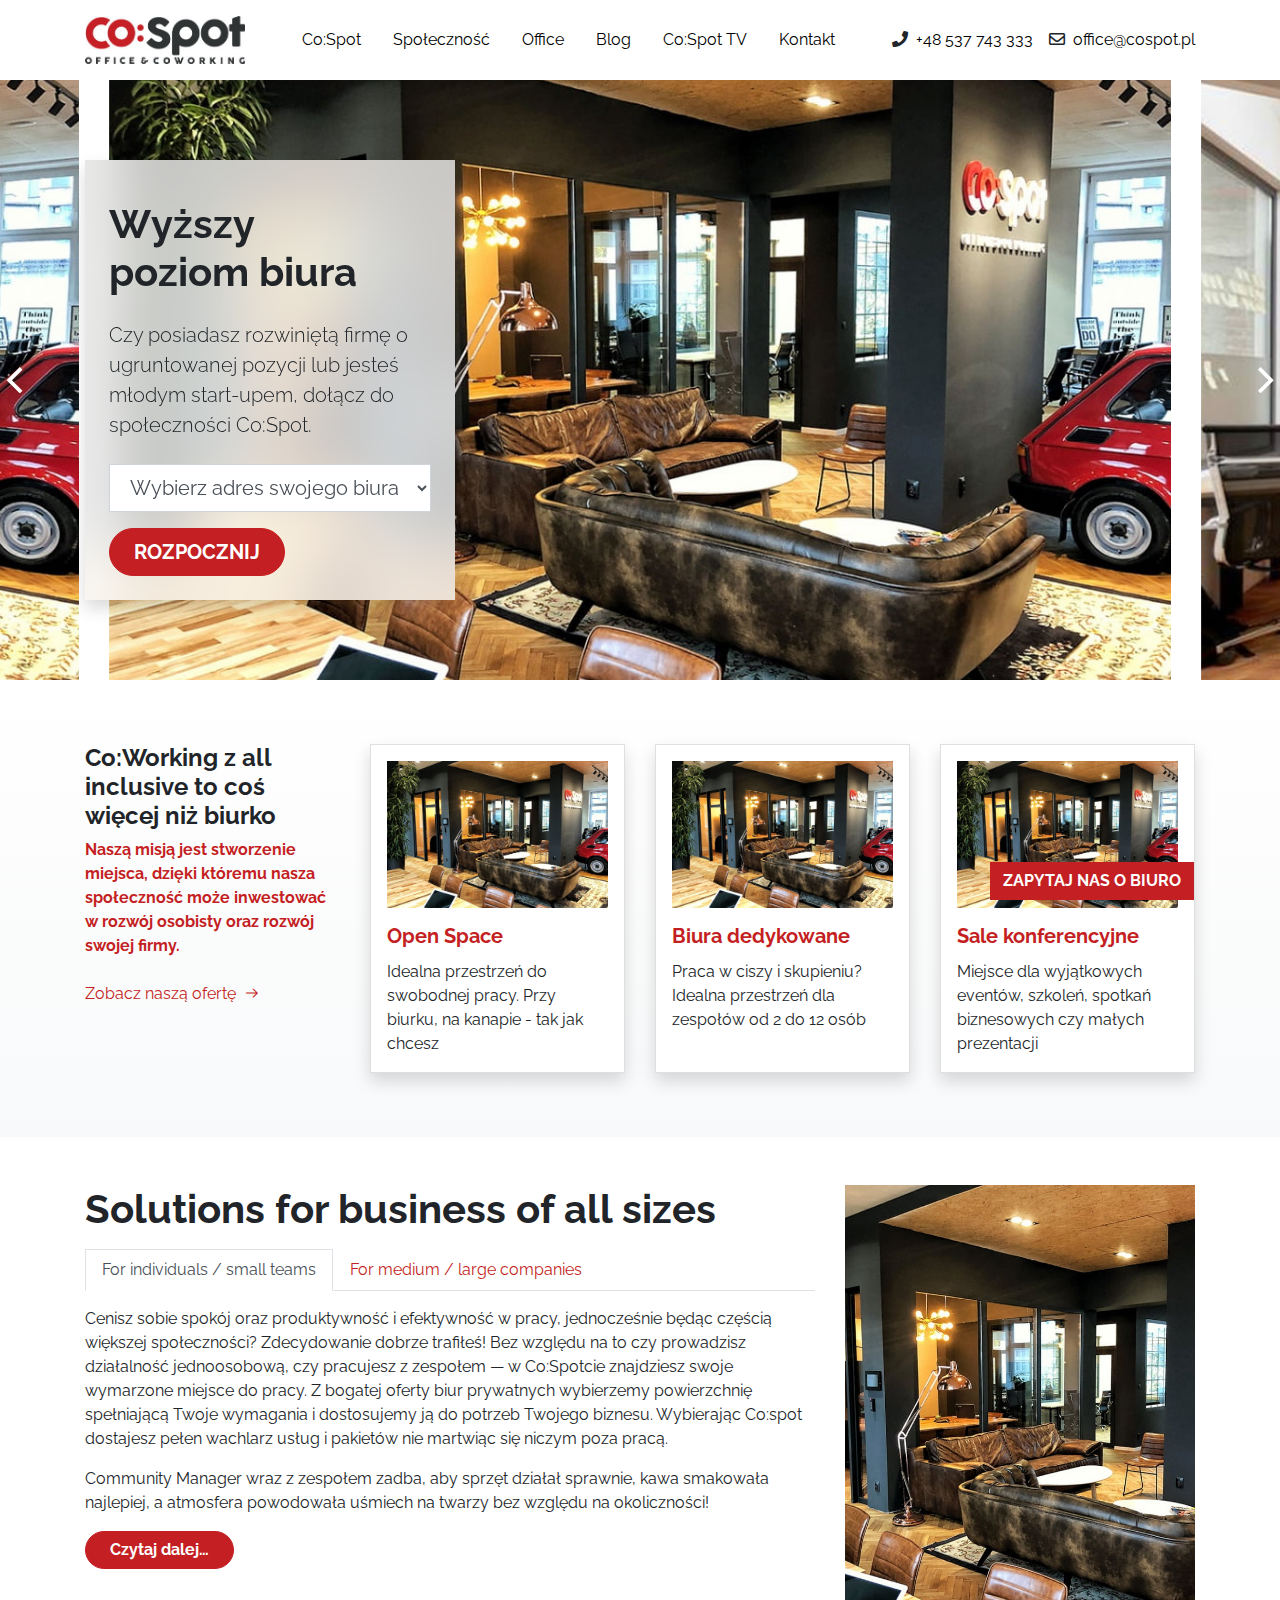
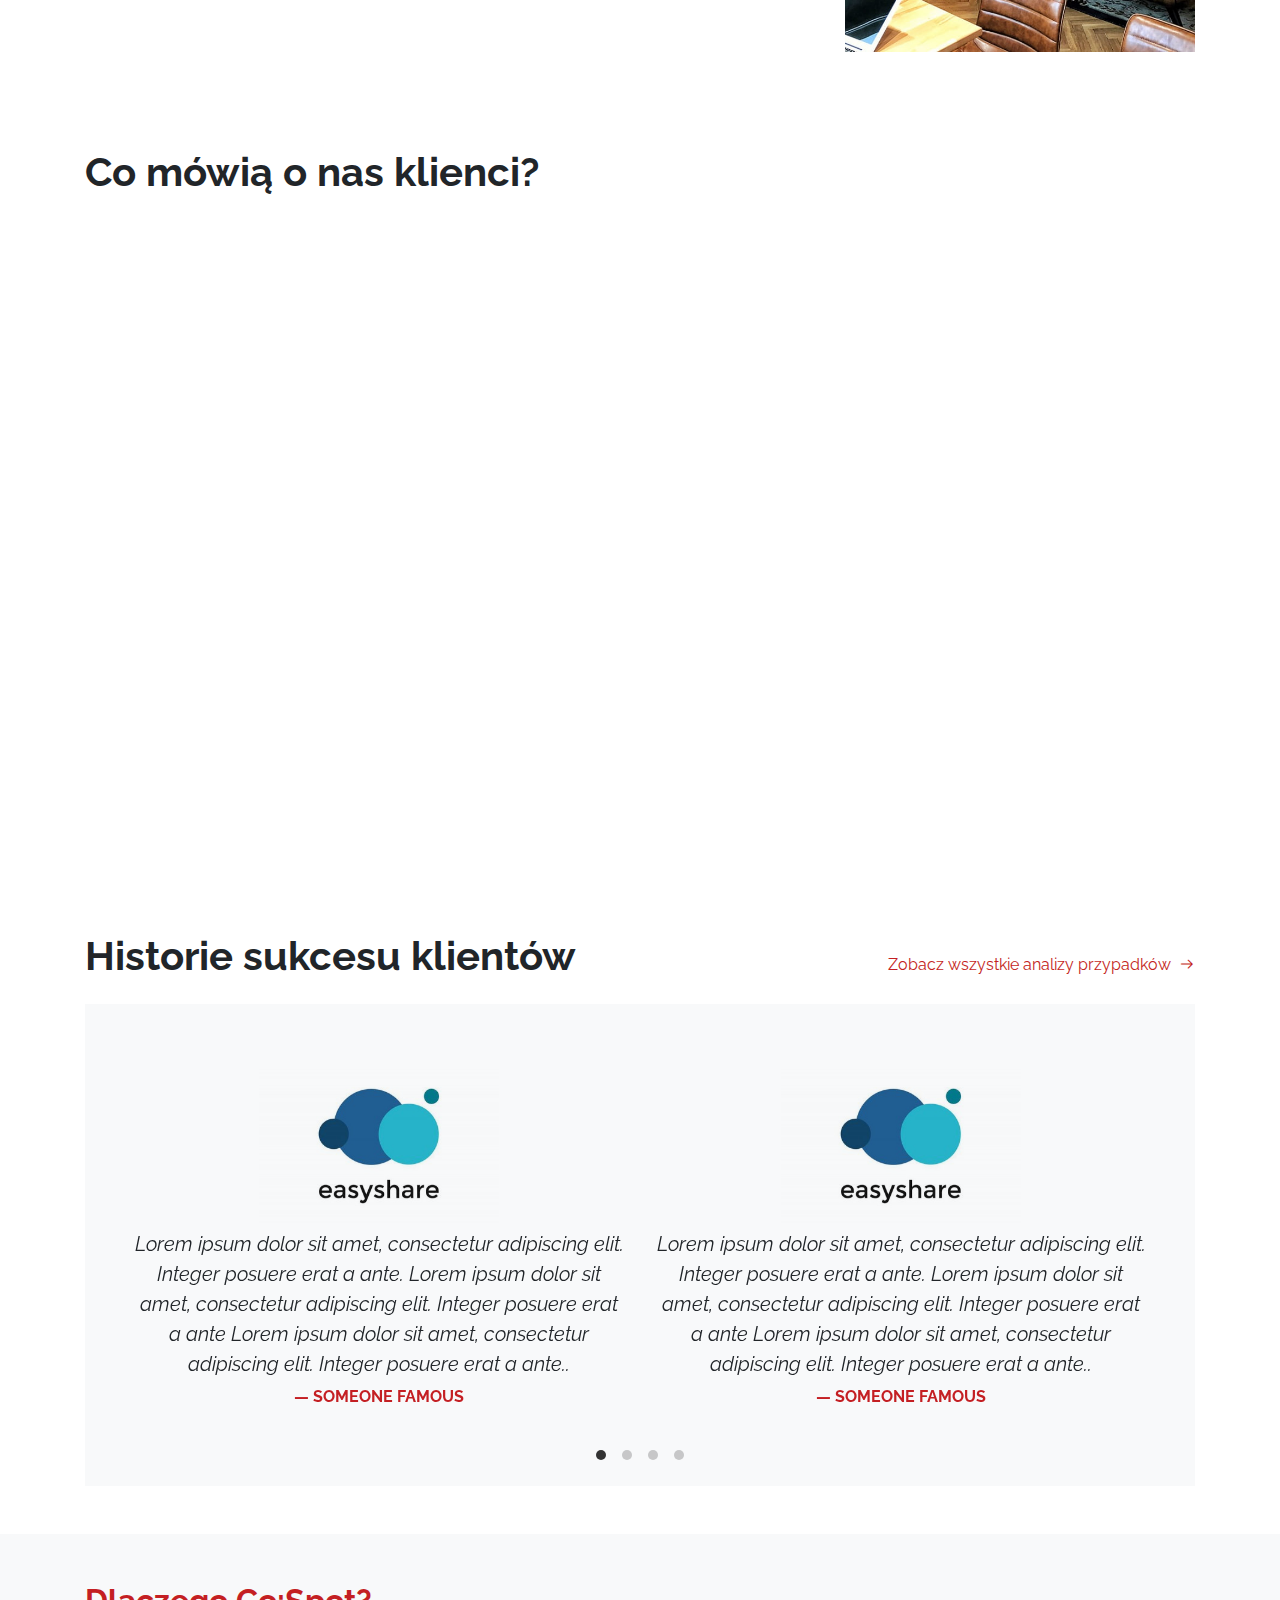
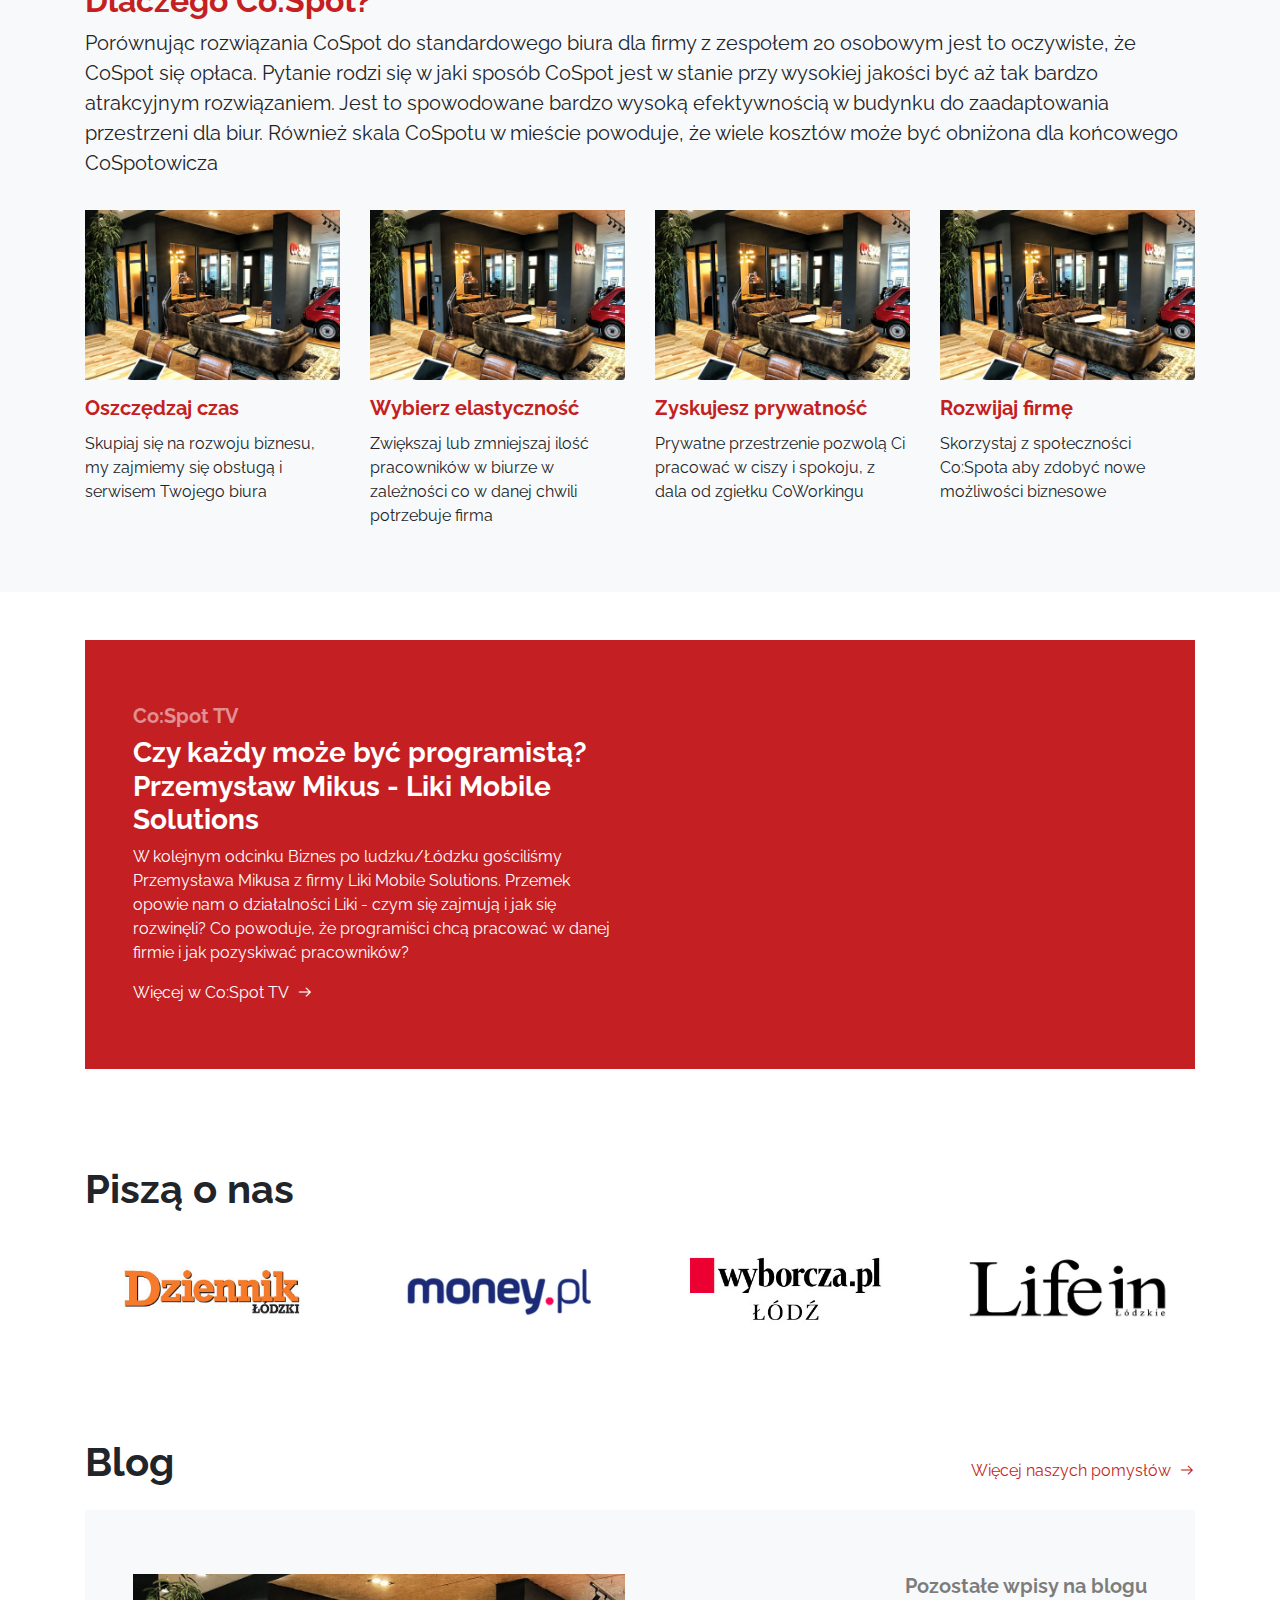
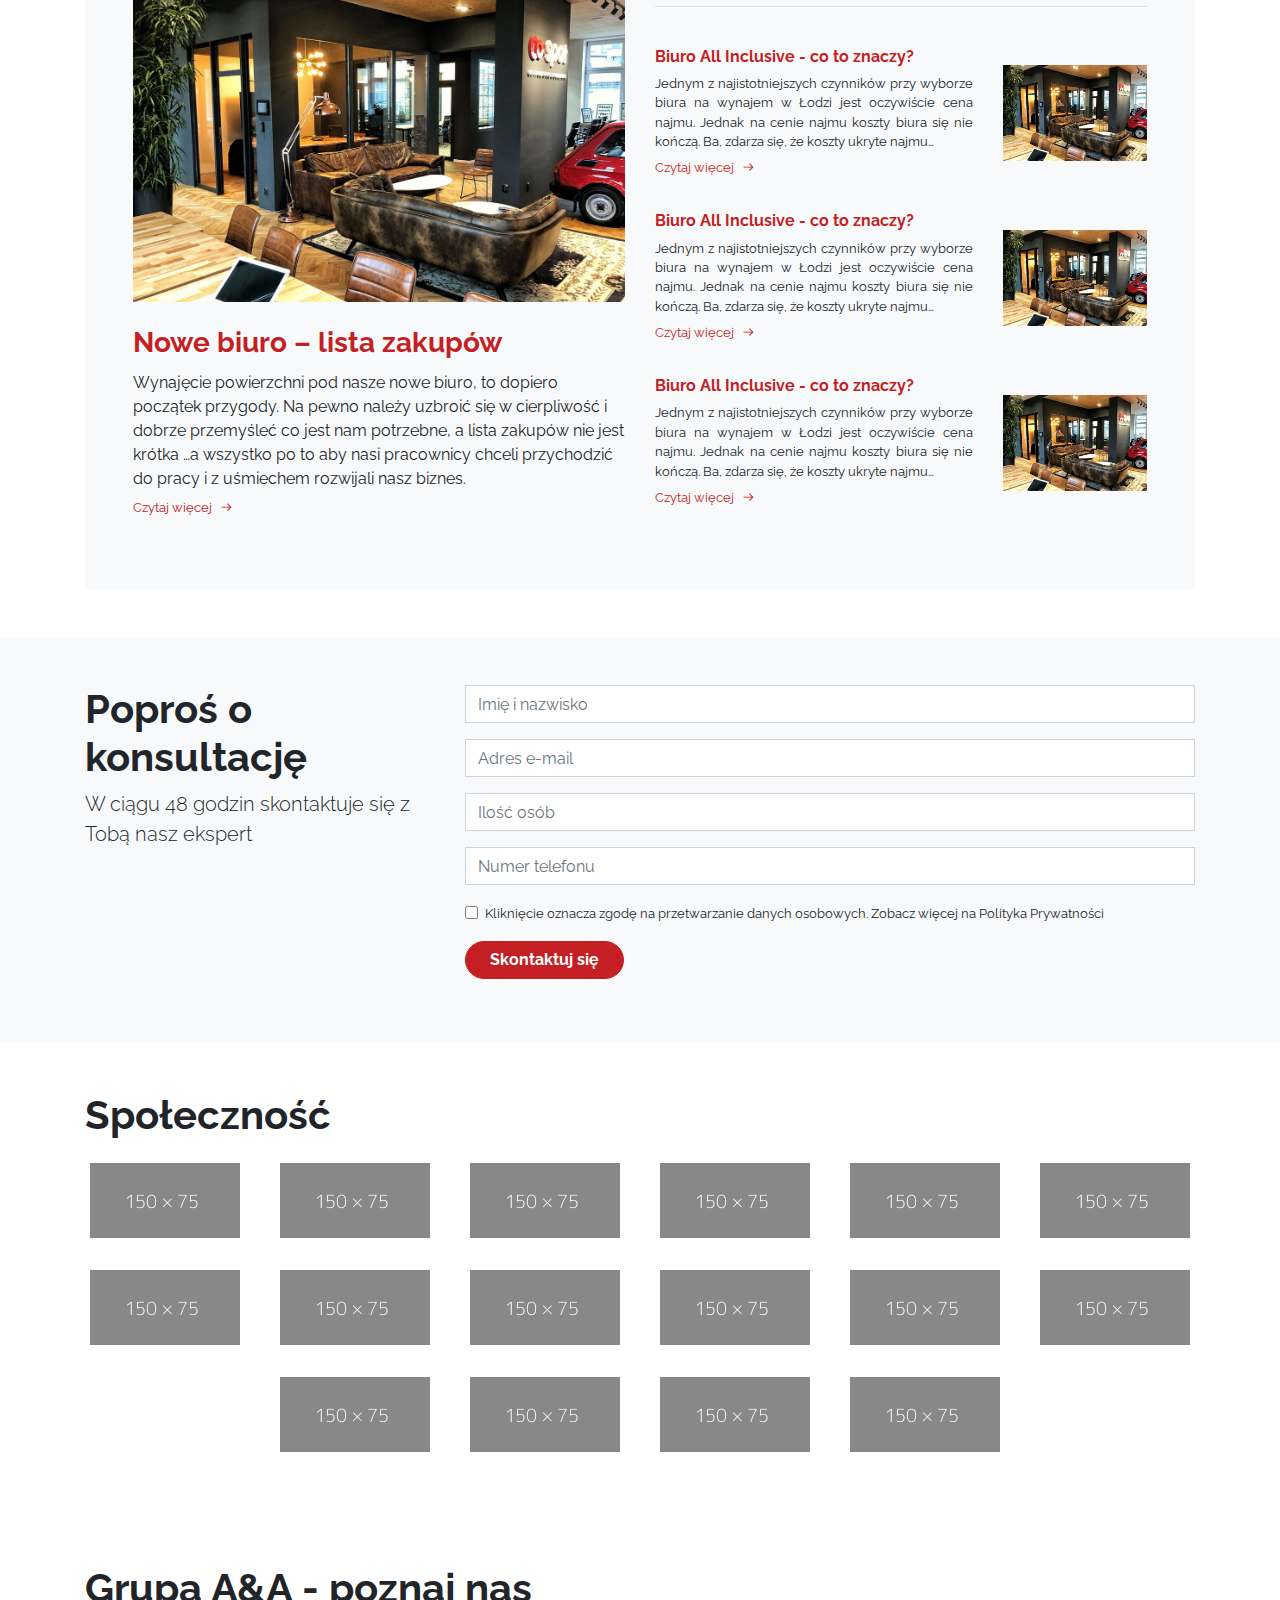
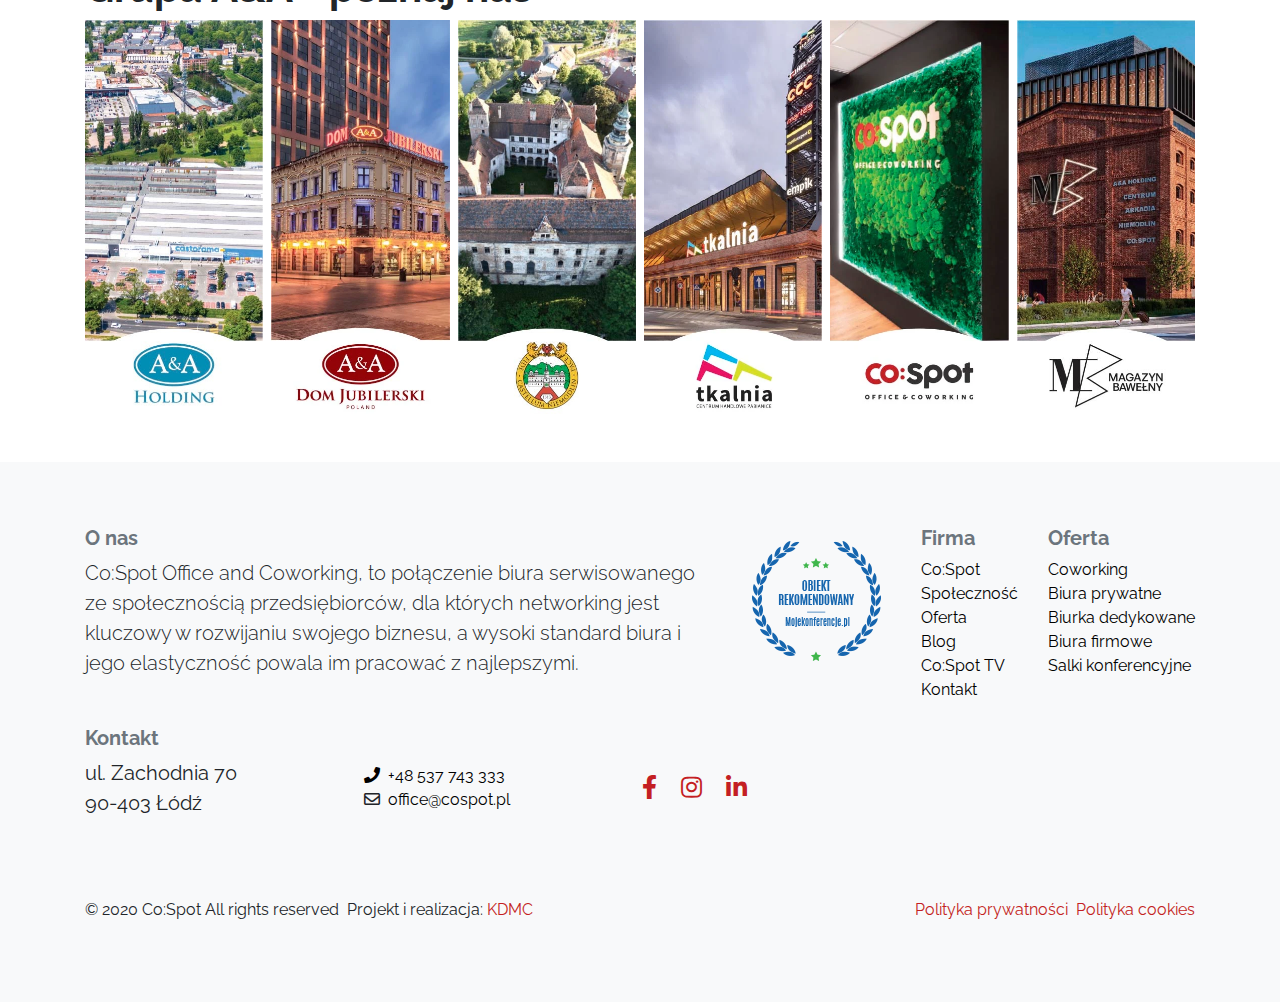
<file: index.html>
<!DOCTYPE html>
<html>

<head>
    <meta charset="utf-8">
    <meta name="viewport" content="width=device-width, initial-scale=1.0, shrink-to-fit=no">
    <title>CoSpot</title>
    <link rel="stylesheet" href="assets/bootstrap/css/bootstrap.min.css">
    <link rel="stylesheet" href="https://fonts.googleapis.com/css?family=Raleway:100,100i,200,200i,300,300i,400,400i,500,500i,600,600i,700,700i,800,800i,900,900i&amp;subset=latin-ext">
    <link rel="stylesheet" href="assets/fonts/fontawesome-all.min.css">
    <link rel="stylesheet" href="assets/fonts/line-awesome.min.css">
    <link rel="stylesheet" href="assets/css/bootstrap.css">
    <link rel="stylesheet" href="assets/css/libs/flickity.css">
    <link rel="stylesheet" href="assets/css/libs/jquery.fancybox.css">
    <link rel="stylesheet" href="assets/css/styles.compiled.css">
    <link rel="stylesheet" href="assets/css/styles/content-box.compiled.css">
    <link rel="stylesheet" href="assets/css/sections/header/main.compiled.css">
    <link rel="stylesheet" href="assets/css/sections/main/intro.compiled.css">
    <link rel="stylesheet" href="assets/css/sections/main/map.compiled.css">
    <link rel="stylesheet" href="assets/css/styles/opacity.compiled.css">
    <link rel="stylesheet" href="assets/css/styles/typography.compiled.css">
    <link rel="stylesheet" href="assets/css/styles/sizes.compiled.css">
    <link rel="stylesheet" href="assets/css/styles/flickity.compiled.css">
    <link rel="stylesheet" href="assets/css/bg-area.compiled.css">
    <link rel="stylesheet" href="assets/css/sticky-form.compiled.css">
    <link rel="stylesheet" href="assets/css/styles/modal.compiled.css">
</head>

<body id="index" class="bg-dark">
    <div class="bg-white section__page">
        <header class="section__page__header">
            <div class="section__page__header__main">
                <div class="bg-white section__page__header__main__navbar">
                    <div class="container">
                        <div class="row justify-content-between align-items-center">
                            <div class="col-auto py-3">
                                <div class="row align-items-center">
                                    <div class="col-auto d-xl-none pr-0"><button class="btn btn-link text-dark p-0" type="button" data-toggle="modal" data-target="#menuModal"><span class="h2 mb-0"><i class="fas fa-bars"></i></span></button></div>
                                    <div class="col-auto"><a href="index.html"><img class="width--160" src="assets/img/logo-cospot.jpg"></a></div>
                                </div>
                            </div>
                            <div class="col-auto d-none d-xl-block py-3">
                                <ul class="nav mb-0">
                                    <li class="nav-item"><a class="nav-link text-dark" href="#">Co:Spot</a></li>
                                    <li class="nav-item"><a class="nav-link text-dark" href="companies.html">Społeczność</a></li>
                                    <li class="nav-item"><a class="nav-link text-dark" href="offices.html">Office</a></li>
                                    <li class="nav-item"><a class="nav-link text-dark" href="blog.html">Blog</a></li>
                                    <li class="nav-item"><a class="nav-link text-dark" href="#">Co:Spot TV</a></li>
                                    <li class="nav-item"><a class="nav-link text-dark" href="#">Kontakt</a></li>
                                </ul>
                            </div>
                            <div class="col-auto d-none d-md-block py-3">
                                <ul class="list-inline d-flex align-items-baseline mb-0">
                                    <li class="list-inline-item d-flex align-items-baseline mr-3"><i class="fas fa-phone mr-2"></i><a class="text-dark" href="#">+48 537 743 333</a></li>
                                    <li class="list-inline-item d-flex align-items-baseline"><i class="far fa-envelope mr-2"></i><a class="text-dark" href="#">office@cospot.pl</a></li>
                                </ul>
                            </div>
                            <div class="col-auto d-md-none py-3"><button class="btn btn-link btn-sm text-dark font-weight-bold p-0" type="button" data-toggle="modal" data-target="#contactModal">Kontakt</button></div>
                        </div>
                    </div>
                </div>
                <div class="modal fade mb-4" role="dialog" tabindex="-1" id="menuModal">
                    <div class="modal-dialog modal-lg" role="document">
                        <div class="modal-content">
                            <div class="modal-header d-flex justify-content-end border-0 p-0">
                                <div><button class="btn btn-link border-left border-bottom px-3" data-dismiss="modal" type="button"><span class="text-dark"><i class="fas fa-times"></i></span></button></div><button class="close" type="button" aria-label="Close" data-dismiss="modal"><span aria-hidden="true">×</span></button>
                            </div>
                            <div class="modal-body">
                                <div class="container">
                                    <div class="row">
                                        <div class="col">
                                            <ul class="list-unstyled d-flex flex-column align-items-center lead">
                                                <li><a class="text-dark d-block py-2" href="#">Co:Spot</a></li>
                                                <li><a class="text-dark d-block py-2" href="#">Społeczność</a></li>
                                                <li><a class="text-dark d-block py-2" href="#">Office</a></li>
                                                <li><a class="text-dark d-block py-2" href="#">Blog</a></li>
                                                <li><a class="text-dark d-block py-2" href="#">Co:Spot TV</a></li>
                                                <li><a class="text-dark d-block py-2" href="#">Kontakt</a></li>
                                            </ul>
                                        </div>
                                    </div>
                                </div>
                            </div>
                        </div>
                    </div>
                </div>
            </div>
        </header>
        <main>
            <div class="section__page__main__intro">
                <div class="container-fluid px-0">
                    <div class="row align-items-center content__row">
                        <div class="col-12 slider__column">
                            <div class="row justify-content-center flex-nowrap slider_banner hide--nav arrows--white">
                                <div class="col-12 col-sm-10">
                                    <div class="content--box format--2-1">
                                        <div><img src="assets/img/bg_2.jpg"></div>
                                    </div>
                                </div>
                                <div class="col-12 col-sm-10">
                                    <div class="content--box format--2-1">
                                        <div><img src="assets/img/bg_1.jpg"></div>
                                    </div>
                                </div>
                                <div class="col-12 col-sm-10">
                                    <div class="content--box format--2-1">
                                        <div><img src="assets/img/bg_2.jpg"></div>
                                    </div>
                                </div>
                            </div>
                        </div>
                        <div class="col-12 d-none d-lg-block form__column">
                            <div class="card shadow border-0 frosted">
                                <div class="card-body py-4 px-lg-4">
                                    <h2 class="d-lg-flex flex-lg-column card-title h1 font-weight-bold mt-3 mb-4"><span class="mr-2">Wyższy</span><span>poziom biura</span></h2>
                                    <p class="lead card-text mb-4">Czy posiadasz rozwiniętą firmę o ugruntowanej pozycji lub jesteś młodym start-upem, dołącz do społeczności Co:Spot.<br></p>
                                    <form>
                                        <div class="form-group"><select class="form-control form-control-lg">
                                                <option value="Wybierz adres swojego biura" selected="">Wybierz adres swojego biura</option>
                                                <option value="cs1">Łódź, Zachodnia 70</option>
                                                <option value="cs2">Pabianice</option>
                                            </select></div>
                                        <div class="form-group mb-0"><button class="btn btn-primary btn-lg text-uppercase font-weight-bold rounded-pill px-4" type="button">Rozpocznij</button></div>
                                    </form>
                                </div>
                            </div>
                        </div>
                        <div class="col-12 d-lg-block widget__column">
                            <div class="card shadow border-0 frosted">
                                <div class="card-body py-4 px-lg-4">
                                    <h2 class="d-lg-flex flex-lg-column card-title h1 font-weight-bold mt-3 mb-3"><span>Szukam biura</span></h2>
                                    <form>
                                        <div>
                                            <ul class="nav nav-tabs d-none" role="tablist">
                                                <li class="nav-item" role="presentation"><a class="nav-link active" role="tab" data-toggle="tab" href="#tab-1">Tab 1</a></li>
                                                <li class="nav-item" role="presentation"><a class="nav-link" role="tab" data-toggle="tab" href="#tab-2">Tab 2</a></li>
                                                <li class="nav-item" role="presentation"><a class="nav-link" role="tab" data-toggle="tab" href="#tab-3">Tab 3</a></li>
                                            </ul>
                                            <div class="tab-content">
                                                <div class="tab-pane active d-flex" role="tabpanel" id="tab-1">
                                                    <div class="d-flex flex-column justify-content-between w-100">
                                                        <div>
                                                            <div class="form-group"><label class="font-weight-bold">Ile powierzchni?</label><select class="form-control">
                                                                    <option value="" selected="">Wybierz…</option>
                                                                    <option value="Nie wiem">Nie wiem</option>
                                                                    <option value="Do 50 m²">Do 50 m²</option>
                                                                    <option value="50 - 100 m²">50 - 100 m²</option>
                                                                    <option value="Powyżej 100 m²">Powyżej 100 m²</option>
                                                                </select></div>
                                                            <div class="form-group"><label class="font-weight-bold">Ile osób?</label><select class="form-control">
                                                                    <option value="" selected="">Wybierz…</option>
                                                                    <option value="Nie wiem">Nie wiem</option>
                                                                    <option value=" 1 - 2">1 - 2</option>
                                                                    <option value="2 - 6">2 - 6</option>
                                                                    <option value="Powyżej 6">Powyżej 6</option>
                                                                </select></div>
                                                        </div>
                                                        <div>
                                                            <div class="form-group mb-0"><a class="btn btn-primary btn-lg text-uppercase font-weight-bold rounded-pill px-4" role="tab" href="#tab-2" data-toggle="tab">Dalej</a></div>
                                                        </div>
                                                    </div>
                                                </div>
                                                <div class="tab-pane d-flex" role="tabpanel" id="tab-2">
                                                    <div class="d-flex flex-column justify-content-between w-100">
                                                        <div>
                                                            <div class="form-group"><label class="font-weight-bold">Od kiedy?</label><select class="form-control">
                                                                    <option value="" selected="">Wybierz…</option>
                                                                    <option value="Nie wiem">Nie wiem</option>
                                                                    <option value="Dzisiaj">Dzisiaj</option>
                                                                    <option value="1 - 2 msc">1 - 2 msc</option>
                                                                    <option value="3 miesiące lub więcej">3 miesiące lub więcej</option>
                                                                </select></div>
                                                            <div class="form-group"><label class="font-weight-bold">Razem z serwisem?</label><select class="form-control">
                                                                    <option value="" selected="">Wybierz…</option>
                                                                    <option value="Nie wiem">Nie wiem</option>
                                                                    <option value="Tak">Tak</option>
                                                                    <option value="Nie">Nie</option>
                                                                </select></div>
                                                        </div>
                                                        <div>
                                                            <div class="form-group mb-0"><a class="btn btn-primary btn-lg text-uppercase font-weight-bold rounded-pill px-4" role="tab" href="#tab-3" data-toggle="tab">Dalej</a></div>
                                                        </div>
                                                    </div>
                                                </div>
                                                <div class="tab-pane d-flex" role="tabpanel" id="tab-3">
                                                    <div class="d-flex flex-column justify-content-between w-100">
                                                        <div>
                                                            <div class="form-group"><label class="font-weight-bold">Imię</label><input class="form-control" type="text" required=""></div>
                                                            <div class="form-group"><label class="font-weight-bold">Telefon</label><input class="form-control" type="tel" required=""></div>
                                                            <div class="form-group"><label class="font-weight-bold">E-mail</label><input class="form-control" type="email" required=""></div>
                                                        </div>
                                                        <div>
                                                            <div class="form-group mb-0"><button class="btn btn-primary btn-lg text-uppercase font-weight-bold rounded-pill px-4" type="submit">Wyślij</button></div>
                                                        </div>
                                                    </div>
                                                </div>
                                            </div>
                                        </div>
                                    </form>
                                </div>
                            </div>
                        </div>
                    </div>
                </div>
            </div>
            <div class="bg-light py-5" style="background-image: linear-gradient(#ffffff, #f8f9fa);">
                <div class="container">
                    <div class="row">
                        <div class="col-xl-3 py-3">
                            <h4 class="font-weight-bold">Co:Working z all inclusive to coś więcej niż biurko<br></h4>
                            <p class="text-primary font-weight-bold mb-4">Naszą misją jest stworzenie miejsca, dzięki któremu nasza społeczność może inwestować w rozwój osobisty oraz rozwój swojej firmy.&nbsp;<br></p>
                            <div class="d-flex"><span class="text-primary d-flex align-items-baseline"><a class="mr-2" href="offices.html"><span>Zobacz naszą ofertę</span></a><i class="la la-arrow-right"></i></span></div>
                        </div>
                        <div class="col">
                            <div class="row">
                                <div class="col-md-4 d-flex py-3">
                                    <div class="card shadow p-3">
                                        <div class="content--box format--3-2">
                                            <div><img src="assets/img/bg_2.jpg"></div>
                                        </div>
                                        <div class="card-body p-0 mt-3">
                                            <h4 class="card-title h5 font-weight-bold"><a href="office.html">Open Space</a><br></h4>
                                            <p class="card-text">Idealna przestrzeń do swobodnej pracy. Przy biurku, na kanapie - tak jak chcesz<br></p>
                                        </div>
                                    </div>
                                </div>
                                <div class="col-md-4 d-flex py-3">
                                    <div class="card shadow p-3">
                                        <div class="content--box format--3-2">
                                            <div><img src="assets/img/bg_2.jpg"></div>
                                        </div>
                                        <div class="card-body p-0 mt-3">
                                            <h4 class="card-title h5 font-weight-bold"><a href="office.html">Biura dedykowane</a><br></h4>
                                            <p class="card-text">Praca w ciszy i skupieniu? Idealna przestrzeń dla zespołów od 2 do 12 osób<br></p>
                                        </div>
                                    </div>
                                </div>
                                <div class="col-md-4 d-flex py-3">
                                    <div class="card shadow p-3">
                                        <div class="content--box format--3-2">
                                            <div><img src="assets/img/bg_2.jpg"></div>
                                        </div>
                                        <div class="card-body p-0 mt-3">
                                            <h4 class="card-title h5 font-weight-bold"><a href="office.html">Sale konferencyjne</a><br></h4>
                                            <p class="card-text">Miejsce dla wyjątkowych eventów, szkoleń, spotkań biznesowych czy małych prezentacji<br></p>
                                        </div>
                                    </div>
                                </div>
                            </div>
                        </div>
                    </div>
                </div>
            </div>
            <div class="py-5">
                <div class="container">
                    <div>
                        <div class="row my-n3">
                            <div class="col-12 col-lg-4 d-flex order-first order-lg-last py-3">
                                <div class="flex-fill content--box format--3-4">
                                    <div><img src="assets/img/bg_2.jpg"></div>
                                </div>
                            </div>
                            <div class="col order-last order-lg-first py-3">
                                <h2 class="h1 font-weight-bold mb-3">Solutions for business of all sizes</h2>
                                <div>
                                    <ul class="nav nav-tabs" role="tablist">
                                        <li class="nav-item" role="presentation"><a class="nav-link active" role="tab" data-toggle="tab" href="#tab-4">For individuals / small teams</a></li>
                                        <li class="nav-item" role="presentation"><a class="nav-link" role="tab" data-toggle="tab" href="#tab-5">For medium / large companies</a></li>
                                    </ul>
                                    <div class="tab-content pt-3">
                                        <div class="tab-pane fade show active" role="tabpanel" id="tab-4">
                                            <p>Cenisz sobie spokój oraz produktywność i efektywność w pracy, jednocześnie będąc częścią większej społeczności? Zdecydowanie dobrze trafiłeś! Bez względu na to czy prowadzisz działalność jednoosobową, czy pracujesz z zespołem — w Co:Spotcie znajdziesz swoje wymarzone miejsce do pracy. Z bogatej oferty biur prywatnych wybierzemy powierzchnię spełniającą Twoje wymagania i dostosujemy ją do potrzeb Twojego biznesu. Wybierając Co:spot dostajesz pełen wachlarz usług i pakietów nie martwiąc się niczym poza pracą.</p>
                                            <p>Community Manager wraz z zespołem zadba, aby sprzęt działał sprawnie, kawa smakowała najlepiej, a atmosfera powodowała uśmiech na twarzy bez względu na okoliczności!</p>
                                            <div><a class="btn btn-primary font-weight-bold rounded-pill px-4" role="button" href="#!">Czytaj dalej…</a></div>
                                        </div>
                                        <div class="tab-pane fade" role="tabpanel" id="tab-5">
                                            <p>Potrzebujesz przestronnej przestrzeni, która sprzyja efektywności i produktywności Twoich pracowników? Chcesz, aby Twoja firma rozwijała się i rozrastała? Oferta biurowa Co:Spotu to przyjazna i designerska przestrzeń, szybki internet, niezbędny sprzęt biurowy oraz jedyna w swoim rodzaju społeczność, która motywuje i inspiruje do działania! Dzięki elastyczności, która nas wyróżnia, możesz w dowolnym momencie rozwijać swoją firmę i poszerzać przestrzeń biurową w zależności od aktualnych potrzeb.</p>
                                            <div><a class="btn btn-primary font-weight-bold rounded-pill px-4" role="button" href="#!">Czytaj dalej…</a></div>
                                        </div>
                                    </div>
                                </div>
                            </div>
                        </div>
                    </div>
                </div>
            </div>
            <div class="py-5">
                <div class="container">
                    <h2 class="h1 font-weight-bold mb-3">Co mówią o nas klienci?</h2>
                    <div class="content--box format--16-9"><iframe allowfullscreen="" frameborder="0" src="https://www.facebook.com/plugins/video.php?href=https://www.facebook.com/watch/?v=351969722716893&amp;width=1920" scrolling="no" allowtransparency="true" allow="encrypted-media" width="1920" height="1080"></iframe></div>
                </div>
            </div>
            <div class="py-5">
                <div class="container">
                    <div class="row">
                        <div class="col">
                            <div class="d-flex flex-column justify-content-between align-items-baseline flex-wrap flex-lg-row mb-4">
                                <h2 class="h1 font-weight-bold mb-lg-0">Historie sukcesu klientów</h2><span class="text-primary d-flex align-items-baseline"><a class="mr-2" href="companies.html"><span>Zobacz wszystkie analizy przypadków</span></a><i class="la la-arrow-right"></i></span>
                            </div>
                            <div class="bg-light px-3 p-sm-5">
                                <div class="row flickity--slider hide--arrows">
                                    <div class="col-md-6 col-xl-6 py-3">
                                        <div class="card bg-transparent border-0">
                                            <div class="d-flex justify-content-center mb-0"><a class="d-block card-img-top width--240" href="company.html"><span class="bg-light d-flex justify-content-center align-items-center"><img class="img-fluid d-block" src="assets/img/mini_easyshare-logo-cospot.jpg" style="mix-blend-mode: multiply"></span></a></div>
                                            <div class="card-body p-0">
                                                <blockquote class="blockquote text-center">
                                                    <p class="mb-2"><em>Lorem ipsum dolor sit amet, consectetur adipiscing elit. Integer posuere erat a ante.&nbsp;Lorem ipsum dolor sit amet, consectetur adipiscing elit. Integer posuere erat a ante&nbsp;Lorem ipsum dolor sit amet, consectetur adipiscing elit. Integer posuere erat a ante..</em></p>
                                                    <footer class="blockquote-footer text-uppercase text-primary font-weight-bold h5 mb-0">Someone famous</footer>
                                                </blockquote>
                                            </div>
                                        </div>
                                    </div>
                                    <div class="col-md-6 col-xl-6 py-3">
                                        <div class="card bg-transparent border-0">
                                            <div class="d-flex justify-content-center mb-0"><a class="d-block card-img-top width--240" href="company.html"><span class="bg-light d-flex justify-content-center align-items-center"><img class="img-fluid d-block" src="assets/img/mini_easyshare-logo-cospot.jpg" style="mix-blend-mode: multiply"></span></a></div>
                                            <div class="card-body p-0">
                                                <blockquote class="blockquote text-center">
                                                    <p class="mb-2"><em>Lorem ipsum dolor sit amet, consectetur adipiscing elit. Integer posuere erat a ante.&nbsp;Lorem ipsum dolor sit amet, consectetur adipiscing elit. Integer posuere erat a ante&nbsp;Lorem ipsum dolor sit amet, consectetur adipiscing elit. Integer posuere erat a ante..</em></p>
                                                    <footer class="blockquote-footer text-uppercase text-primary font-weight-bold h5 mb-0">Someone famous</footer>
                                                </blockquote>
                                            </div>
                                        </div>
                                    </div>
                                    <div class="col-md-6 col-xl-6 py-3">
                                        <div class="card bg-transparent border-0">
                                            <div class="d-flex justify-content-center mb-0"><a class="d-block card-img-top width--240" href="company.html"><span class="bg-light d-flex justify-content-center align-items-center"><img class="img-fluid d-block" src="assets/img/mini_easyshare-logo-cospot.jpg" style="mix-blend-mode: multiply"></span></a></div>
                                            <div class="card-body p-0">
                                                <blockquote class="blockquote text-center">
                                                    <p class="mb-2"><em>Lorem ipsum dolor sit amet, consectetur adipiscing elit. Integer posuere erat a ante.&nbsp;Lorem ipsum dolor sit amet, consectetur adipiscing elit. Integer posuere erat a ante&nbsp;Lorem ipsum dolor sit amet, consectetur adipiscing elit. Integer posuere erat a ante..</em></p>
                                                    <footer class="blockquote-footer text-uppercase text-primary font-weight-bold h5 mb-0">Someone famous</footer>
                                                </blockquote>
                                            </div>
                                        </div>
                                    </div>
                                    <div class="col-md-6 col-xl-6 py-3">
                                        <div class="card bg-transparent border-0">
                                            <div class="d-flex justify-content-center mb-0"><a class="d-block card-img-top width--240" href="company.html"><span class="bg-light d-flex justify-content-center align-items-center"><img class="img-fluid d-block" src="assets/img/mini_easyshare-logo-cospot.jpg" style="mix-blend-mode: multiply"></span></a></div>
                                            <div class="card-body p-0">
                                                <blockquote class="blockquote text-center">
                                                    <p class="mb-2"><em>Lorem ipsum dolor sit amet, consectetur adipiscing elit. Integer posuere erat a ante.&nbsp;Lorem ipsum dolor sit amet, consectetur adipiscing elit. Integer posuere erat a ante&nbsp;Lorem ipsum dolor sit amet, consectetur adipiscing elit. Integer posuere erat a ante..</em></p>
                                                    <footer class="blockquote-footer text-uppercase text-primary font-weight-bold h5 mb-0">Someone famous</footer>
                                                </blockquote>
                                            </div>
                                        </div>
                                    </div>
                                </div>
                            </div>
                        </div>
                    </div>
                </div>
            </div>
            <div class="bg-light py-5">
                <div class="container">
                    <div class="row">
                        <div class="col">
                            <div>
                                <h2 class="text-primary font-weight-bold">Dlaczego Co:Spot?<br></h2>
                                <p class="lead font-weight-normal">Porównując rozwiązania CoSpot do standardowego biura dla firmy z zespołem 20 osobowym jest to oczywiste, że CoSpot się opłaca. Pytanie rodzi się w jaki sposób CoSpot jest w stanie przy wysokiej jakości być aż tak bardzo atrakcyjnym rozwiązaniem. Jest to spowodowane bardzo wysoką efektywnością w budynku do zaadaptowania przestrzeni dla biur. Również skala CoSpotu w mieście powoduje, że wiele kosztów może być obniżona dla końcowego CoSpotowicza<br></p>
                                <div class="row">
                                    <div class="col-md-6 col-xl-3 py-3">
                                        <div class="card border-0 bg-transparent">
                                            <div class="content--box format--3-2">
                                                <div><img src="assets/img/bg_2.jpg"></div>
                                            </div>
                                            <div class="card-body p-0 mt-3">
                                                <h4 class="card-title h5 font-weight-bold"><a href="#">Oszczędzaj czas</a><br></h4>
                                                <p class="card-text">Skupiaj się na rozwoju biznesu, my zajmiemy się obsługą i serwisem Twojego biura<br></p>
                                            </div>
                                        </div>
                                    </div>
                                    <div class="col-md-6 col-xl-3 py-3">
                                        <div class="card border-0 bg-transparent">
                                            <div class="content--box format--3-2">
                                                <div><img src="assets/img/bg_2.jpg"></div>
                                            </div>
                                            <div class="card-body p-0 mt-3">
                                                <h4 class="card-title h5 font-weight-bold"><a href="#">Wybierz elastyczność</a><br></h4>
                                                <p class="card-text">Zwiększaj lub zmniejszaj ilość pracowników w biurze w zależności co w danej chwili potrzebuje firma</p>
                                            </div>
                                        </div>
                                    </div>
                                    <div class="col-md-6 col-xl-3 py-3">
                                        <div class="card border-0 bg-transparent">
                                            <div class="content--box format--3-2">
                                                <div><img src="assets/img/bg_2.jpg"></div>
                                            </div>
                                            <div class="card-body p-0 mt-3">
                                                <h4 class="card-title h5 font-weight-bold"><a href="#">Zyskujesz prywatność</a><br></h4>
                                                <p class="card-text">Prywatne przestrzenie pozwolą Ci pracować w ciszy i spokoju, z dala od zgiełku CoWorkingu<br></p>
                                            </div>
                                        </div>
                                    </div>
                                    <div class="col-md-6 col-xl-3 py-3">
                                        <div class="card border-0 bg-transparent">
                                            <div class="content--box format--3-2">
                                                <div><img src="assets/img/bg_2.jpg"></div>
                                            </div>
                                            <div class="card-body p-0 mt-3">
                                                <h4 class="card-title h5 font-weight-bold"><a href="#">Rozwijaj firmę</a><br></h4>
                                                <p class="card-text">Skorzystaj z społeczności Co:Spota aby zdobyć nowe możliwości biznesowe<br></p>
                                            </div>
                                        </div>
                                    </div>
                                </div>
                            </div>
                        </div>
                    </div>
                </div>
            </div>
            <div class="text-white py-5">
                <div class="container">
                    <div class="row">
                        <div class="col">
                            <div class="bg-primary px-3 p-sm-5">
                                <div class="row align-items-center">
                                    <div class="col-lg-6 py-3">
                                        <p class="text-white-50 h5 font-weight-bold mb-2">Co:Spot TV</p>
                                        <h3 class="font-weight-bold">Czy każdy może być programistą? Przemysław Mikus - Liki Mobile Solutions</h3>
                                        <p>W kolejnym odcinku Biznes po ludzku/Łódzku gościliśmy Przemysława Mikusa z firmy Liki Mobile Solutions. Przemek opowie nam o działalności Liki - czym się zajmują i jak się rozwinęli? Co powoduje, że programiści chcą pracować w danej firmie i jak pozyskiwać pracowników?<br></p>
                                        <div class="d-flex"><span class="text-white d-flex align-items-baseline"><a class="text-white mr-2" href="#"><span>Więcej w Co:Spot TV</span></a><i class="la la-arrow-right"></i></span></div>
                                    </div>
                                    <div class="col-lg-6 py-3">
                                        <div class="content--box format--16-9">
                                            <div><iframe class="d-block w-100 h-100" allowfullscreen="" frameborder="0" src="https://www.youtube.com/embed/5m_URVqJrDM"></iframe></div>
                                        </div>
                                    </div>
                                </div>
                            </div>
                        </div>
                    </div>
                </div>
            </div>
            <div class="py-5 section__page__main__media">
                <div class="container">
                    <div class="row">
                        <div class="col">
                            <h2 class="h1 font-weight-bold mb-4">Piszą o nas</h2>
                            <div class="bg-white">
                                <div class="row align-items-center">
                                    <div class="col-sm-6 col-lg-3 py-3">
                                        <div class="d-flex justify-content-center align-items-center"><img class="img-fluid d-block width--200" src="assets/img/medium_dziennik_lodzki_cospot.jpg" style="mix-blend-mode: multiply;"></div>
                                    </div>
                                    <div class="col-sm-6 col-lg-3 py-3">
                                        <div class="d-flex justify-content-center align-items-center"><img class="img-fluid d-block width--200" src="assets/img/medium_money_pl_cospot.jpg" style="mix-blend-mode: multiply;"></div>
                                    </div>
                                    <div class="col-sm-6 col-lg-3 py-3">
                                        <div class="d-flex justify-content-center align-items-center"><img class="img-fluid d-block width--200" src="assets/img/medium_wyborcza_lodz_cospot.jpg" style="mix-blend-mode: multiply;"></div>
                                    </div>
                                    <div class="col-sm-6 col-lg-3 py-3">
                                        <div class="d-flex justify-content-center align-items-center"><img class="img-fluid d-block width--200" src="assets/img/medium_lifein_lodzkie_cospot.jpg" style="mix-blend-mode: multiply;"></div>
                                    </div>
                                </div>
                            </div>
                        </div>
                    </div>
                </div>
            </div>
            <div class="bg-white py-5">
                <div class="container">
                    <div class="row">
                        <div class="col">
                            <div class="d-flex flex-column justify-content-between align-items-baseline flex-wrap flex-lg-row mb-4">
                                <h2 class="h1 font-weight-bold mb-lg-0">Blog</h2><span class="text-primary d-flex align-items-baseline"><a class="mr-2" href="#"><span>Więcej naszych pomysłów</span></a><i class="la la-arrow-right"></i></span>
                            </div>
                            <div class="bg-light px-3 p-sm-4 p-md-5">
                                <div class="row">
                                    <div class="col-xl-6 py-3">
                                        <div class="card border-0 bg-transparent">
                                            <div class="content--box format--3-2">
                                                <div><img src="assets/img/bg_2.jpg"></div>
                                            </div>
                                            <div class="card-body p-0 mt-4">
                                                <h4 class="card-title h5 font-weight-bold"><a class="h3 font-weight-bold" href="#">Nowe biuro – lista zakupów</a><br></h4>
                                                <p class="card-text mb-1">Wynajęcie powierzchni pod nasze nowe biuro, to dopiero początek przygody. Na pewno należy uzbroić się w cierpliwość i dobrze przemyśleć co jest nam potrzebne, a lista zakupów nie jest krótka …a wszystko po to aby nasi pracownicy chceli przychodzić do pracy i z uśmiechem rozwijali nasz biznes.<br></p><small class="text-primary"><a class="mr-2" href="companies.html"><span>Czytaj więcej</span></a><i class="la la-arrow-right"></i></small>
                                            </div>
                                        </div>
                                    </div>
                                    <div class="col py-3">
                                        <h4 class="text-right text-black-50 font-weight-bold mb-4 h5 border-bottom pb-2">Pozostałe wpisy na blogu</h4>
                                        <div class="row">
                                            <div class="col-12 py-3">
                                                <div class="card border-0 bg-transparent">
                                                    <div class="row align-items-center">
                                                        <div class="col-md-4 col-lg-3 col-xl-4 order-1 order-xl-2">
                                                            <div class="content--box format--3-2">
                                                                <div><img src="assets/img/bg_2.jpg"></div>
                                                            </div>
                                                        </div>
                                                        <div class="col order-2 order-xl-1 mt-3 mt-md-0">
                                                            <div class="card-body p-0">
                                                                <h4 class="h6 font-weight-bold"><a href="#">Biuro All Inclusive - co to znaczy?</a></h4>
                                                                <p class="text-justify mb-1 line-height-normal"><small>Jednym z najistotniejszych czynników przy wyborze biura na wynajem w Łodzi jest oczywiście&nbsp;cena najmu. Jednak na cenie najmu koszty biura się nie kończą. Ba, zdarza się, że&nbsp;koszty ukryte najmu…<br></small></p><small class="text-primary"><a class="mr-2" href="companies.html"><span>Czytaj więcej</span></a><i class="la la-arrow-right"></i></small>
                                                            </div>
                                                        </div>
                                                    </div>
                                                </div>
                                            </div>
                                            <div class="col-12 py-3">
                                                <div class="card border-0 bg-transparent">
                                                    <div class="row align-items-center">
                                                        <div class="col-md-4 col-lg-3 col-xl-4 order-1 order-xl-2">
                                                            <div class="content--box format--3-2">
                                                                <div><img src="assets/img/bg_2.jpg"></div>
                                                            </div>
                                                        </div>
                                                        <div class="col order-2 order-xl-1 mt-3 mt-md-0">
                                                            <div class="card-body p-0">
                                                                <h4 class="h6 font-weight-bold"><a href="#">Biuro All Inclusive - co to znaczy?</a></h4>
                                                                <p class="text-justify mb-1 line-height-normal"><small>Jednym z najistotniejszych czynników przy wyborze biura na wynajem w Łodzi jest oczywiście&nbsp;cena najmu. Jednak na cenie najmu koszty biura się nie kończą. Ba, zdarza się, że&nbsp;koszty ukryte najmu…<br></small></p><small class="text-primary"><a class="mr-2" href="companies.html"><span>Czytaj więcej</span></a><i class="la la-arrow-right"></i></small>
                                                            </div>
                                                        </div>
                                                    </div>
                                                </div>
                                            </div>
                                            <div class="col-12 py-3">
                                                <div class="card border-0 bg-transparent">
                                                    <div class="row align-items-center">
                                                        <div class="col-md-4 col-lg-3 col-xl-4 order-1 order-xl-2">
                                                            <div class="content--box format--3-2">
                                                                <div><img src="assets/img/bg_2.jpg"></div>
                                                            </div>
                                                        </div>
                                                        <div class="col order-2 order-xl-1 mt-3 mt-md-0">
                                                            <div class="card-body p-0">
                                                                <h4 class="h6 font-weight-bold"><a href="#">Biuro All Inclusive - co to znaczy?</a></h4>
                                                                <p class="text-justify mb-1 line-height-normal"><small>Jednym z najistotniejszych czynników przy wyborze biura na wynajem w Łodzi jest oczywiście&nbsp;cena najmu. Jednak na cenie najmu koszty biura się nie kończą. Ba, zdarza się, że&nbsp;koszty ukryte najmu…<br></small></p><small class="text-primary"><a class="mr-2" href="companies.html"><span>Czytaj więcej</span></a><i class="la la-arrow-right"></i></small>
                                                            </div>
                                                        </div>
                                                    </div>
                                                </div>
                                            </div>
                                        </div>
                                    </div>
                                </div>
                            </div>
                        </div>
                    </div>
                </div>
            </div>
            <div class="bg-light py-5">
                <div class="container">
                    <div class="row">
                        <div class="col-md-6 col-lg-4">
                            <h2 class="h1 font-weight-bold">Poproś o konsultację</h2>
                            <p class="lead">W ciągu 48&nbsp;godzin skontaktuje się z Tobą nasz ekspert<br></p>
                        </div>
                        <div class="col">
                            <form>
                                <div class="form-row">
                                    <div class="col-12">
                                        <div class="form-group"><input class="form-control" type="text" placeholder="Imię i nazwisko"></div>
                                    </div>
                                </div>
                                <div class="form-row">
                                    <div class="col-12">
                                        <div class="form-group"><input class="form-control" type="email" placeholder="Adres e-mail"></div>
                                    </div>
                                    <div class="col-12">
                                        <div class="form-group"><input class="form-control" type="number" placeholder="Ilość osób"></div>
                                    </div>
                                </div>
                                <div class="form-row">
                                    <div class="col-12">
                                        <div class="form-group"><input class="form-control" type="tel" placeholder="Numer telefonu"></div>
                                    </div>
                                </div>
                                <div class="form-row">
                                    <div class="col-12">
                                        <div class="form-group">
                                            <div class="form-check"><input class="form-check-input" type="checkbox" id="formCheck-1"><label class="form-check-label" for="formCheck-1"><small>Kliknięcie oznacza zgodę na przetwarzanie danych osobowych. Zobacz więcej na Polityka Prywatności</small></label></div>
                                        </div>
                                    </div>
                                </div>
                                <div class="form-row">
                                    <div class="col-12">
                                        <div class="form-group"><button class="btn btn-primary font-weight-bold rounded-pill px-4" type="button">Skontaktuj się</button></div>
                                    </div>
                                </div>
                            </form>
                        </div>
                    </div>
                </div>
            </div>
            <div class="py-5">
                <div class="container">
                    <div class="row">
                        <div class="col">
                            <h2 class="h1 font-weight-bold">Społeczność</h2>
                            <div class="row justify-content-center">
                                <div class="col-sm-6 col-md-4 col-lg-3 col-xl-2 py-3">
                                    <div class="d-flex justify-content-center align-items-center"><img class="img-fluid" src="assets/img/sample-150-75.png"></div>
                                </div>
                                <div class="col-sm-6 col-md-4 col-lg-3 col-xl-2 py-3">
                                    <div class="d-flex justify-content-center align-items-center"><img class="img-fluid" src="assets/img/sample-150-75.png"></div>
                                </div>
                                <div class="col-sm-6 col-md-4 col-lg-3 col-xl-2 py-3">
                                    <div class="d-flex justify-content-center align-items-center"><img class="img-fluid" src="assets/img/sample-150-75.png"></div>
                                </div>
                                <div class="col-sm-6 col-md-4 col-lg-3 col-xl-2 py-3">
                                    <div class="d-flex justify-content-center align-items-center"><img class="img-fluid" src="assets/img/sample-150-75.png"></div>
                                </div>
                                <div class="col-sm-6 col-md-4 col-lg-3 col-xl-2 py-3">
                                    <div class="d-flex justify-content-center align-items-center"><img class="img-fluid" src="assets/img/sample-150-75.png"></div>
                                </div>
                                <div class="col-sm-6 col-md-4 col-lg-3 col-xl-2 py-3">
                                    <div class="d-flex justify-content-center align-items-center"><img class="img-fluid" src="assets/img/sample-150-75.png"></div>
                                </div>
                                <div class="col-sm-6 col-md-4 col-lg-3 col-xl-2 py-3">
                                    <div class="d-flex justify-content-center align-items-center"><img class="img-fluid" src="assets/img/sample-150-75.png"></div>
                                </div>
                                <div class="col-sm-6 col-md-4 col-lg-3 col-xl-2 py-3">
                                    <div class="d-flex justify-content-center align-items-center"><img class="img-fluid" src="assets/img/sample-150-75.png"></div>
                                </div>
                                <div class="col-sm-6 col-md-4 col-lg-3 col-xl-2 py-3">
                                    <div class="d-flex justify-content-center align-items-center"><img class="img-fluid" src="assets/img/sample-150-75.png"></div>
                                </div>
                                <div class="col-sm-6 col-md-4 col-lg-3 col-xl-2 py-3">
                                    <div class="d-flex justify-content-center align-items-center"><img class="img-fluid" src="assets/img/sample-150-75.png"></div>
                                </div>
                                <div class="col-sm-6 col-md-4 col-lg-3 col-xl-2 py-3">
                                    <div class="d-flex justify-content-center align-items-center"><img class="img-fluid" src="assets/img/sample-150-75.png"></div>
                                </div>
                                <div class="col-sm-6 col-md-4 col-lg-3 col-xl-2 py-3">
                                    <div class="d-flex justify-content-center align-items-center"><img class="img-fluid" src="assets/img/sample-150-75.png"></div>
                                </div>
                                <div class="col-sm-6 col-md-4 col-lg-3 col-xl-2 py-3">
                                    <div class="d-flex justify-content-center align-items-center"><img class="img-fluid" src="assets/img/sample-150-75.png"></div>
                                </div>
                                <div class="col-sm-6 col-md-4 col-lg-3 col-xl-2 py-3">
                                    <div class="d-flex justify-content-center align-items-center"><img class="img-fluid" src="assets/img/sample-150-75.png"></div>
                                </div>
                                <div class="col-sm-6 col-md-4 col-lg-3 col-xl-2 py-3">
                                    <div class="d-flex justify-content-center align-items-center"><img class="img-fluid" src="assets/img/sample-150-75.png"></div>
                                </div>
                                <div class="col-sm-6 col-md-4 col-lg-3 col-xl-2 py-3">
                                    <div class="d-flex justify-content-center align-items-center"><img class="img-fluid" src="assets/img/sample-150-75.png"></div>
                                </div>
                            </div>
                        </div>
                    </div>
                </div>
            </div>
            <div class="py-5">
                <div class="container">
                    <div class="row">
                        <div class="col">
                            <h2 class="h1 font-weight-bold">Grupa A&amp;A - poznaj nas</h2>
                            <div class="row mx-n1">
                                <div class="col-6 col-sm-4 col-lg-2 px-1"><a class="d-block" href="https://www.nieruchomosci.aia.pl/"><img class="img-fluid" src="assets/img/aia-1.jpeg"></a></div>
                                <div class="col-6 col-sm-4 col-lg-2 px-1"><a class="d-block" href="https://domjubilerski.aia.pl/" target="_blank"><img class="img-fluid" src="assets/img/aia-2.webp"></a></div>
                                <div class="col-6 col-sm-4 col-lg-2 px-1"><a class="d-block" href="http://niemodlinzamek.pl/" target="_blank"><img class="img-fluid" src="assets/img/aia-3.jpeg"></a></div>
                                <div class="col-6 col-sm-4 col-lg-2 px-1"><a class="d-block" href="https://centrumtkalnia.pl/" target="_blank"><img class="img-fluid" src="assets/img/aia-4.webp"></a></div>
                                <div class="col-6 col-sm-4 col-lg-2 px-1"><a class="d-block" href="https://cospot.pl/" target="_blank"><img class="img-fluid" src="assets/img/aia-5.webp"></a></div>
                                <div class="col-6 col-sm-4 col-lg-2 px-1"><a class="d-block" href="https://magazynbawelny.pl/" target="_blank"><img class="img-fluid" src="assets/img/aia-6.jpeg"></a></div>
                            </div>
                        </div>
                    </div>
                </div>
            </div>
            <div>
                <div class="modal fade mb-4" role="dialog" tabindex="-1" id="contactModal">
                    <div class="modal-dialog modal-lg" role="document">
                        <div class="modal-content">
                            <div class="modal-header d-flex justify-content-end border-0 p-0">
                                <div><button class="btn btn-link border-left border-bottom px-3" data-dismiss="modal" type="button"><span class="text-dark"><i class="fas fa-times"></i></span></button></div><button class="close" type="button" aria-label="Close" data-dismiss="modal"><span aria-hidden="true">×</span></button>
                            </div>
                            <div class="modal-body">
                                <div class="container">
                                    <div class="row">
                                        <div class="col">
                                            <ul class="list-inline d-flex justify-content-between align-items-baseline flex-wrap lead">
                                                <li class="list-inline-item text-primary d-flex align-items-baseline mr-3 my-1"><i class="fas fa-phone mr-2"></i><a class="text-nowrap text-primary" href="#">+48 537 743 333</a></li>
                                                <li class="list-inline-item text-primary d-flex align-items-baseline my-1"><i class="far fa-envelope mr-2"></i><a class="text-primary" href="#">office@cospot.pl</a></li>
                                            </ul>
                                            <hr>
                                            <h3 class="h5 font-weight-bold">Poproś o konsultację</h3>
                                            <p>W ciągu 48&nbsp;godzin skontaktuje się z Tobą nasz ekspert<br></p>
                                            <form>
                                                <div class="form-row">
                                                    <div class="col-12">
                                                        <div class="form-group"><input class="form-control" type="text" placeholder="Imię i nazwisko"></div>
                                                    </div>
                                                </div>
                                                <div class="form-row">
                                                    <div class="col-12">
                                                        <div class="form-group"><input class="form-control" type="email" placeholder="Adres e-mail"></div>
                                                    </div>
                                                </div>
                                                <div class="form-row">
                                                    <div class="col-12">
                                                        <div class="form-group"><input class="form-control" type="tel" placeholder="Numer telefonu"></div>
                                                    </div>
                                                </div>
                                                <div class="form-row">
                                                    <div class="col-12">
                                                        <div class="form-group">
                                                            <div class="form-check"><input class="form-check-input" type="checkbox" id="formCheck-1"><label class="form-check-label" for="formCheck-1"><small>Kliknięcie oznacza zgodę na przetwarzanie danych osobowych. Zobacz więcej na Polityka Prywatności</small></label></div>
                                                        </div>
                                                    </div>
                                                </div>
                                                <div class="form-row">
                                                    <div class="col-12">
                                                        <div class="form-group"><button class="btn btn-primary btn-block font-weight-bold" type="button">Skontaktuj się</button></div>
                                                    </div>
                                                </div>
                                            </form>
                                        </div>
                                    </div>
                                </div>
                            </div>
                        </div>
                    </div>
                </div>
            </div>
            <div class="fixed-bottom">
                <div class="container px-0 px-sm-3">
                    <div class="row justify-content-sm-end">
                        <div class="col-sm-auto"><button class="btn btn-primary btn-block text-uppercase font-weight-bold" type="button" data-toggle="modal" data-target="#contactModal"><span>Zapytaj nas o biuro</span></button></div>
                    </div>
                </div>
            </div>
        </main>
        <footer class="bg-light">
            <div class="py-5">
                <div class="container">
                    <div class="row justify-content-between">
                        <div class="col py-3">
                            <div class="row">
                                <div class="col">
                                    <h2 class="text-muted h5 font-weight-bold">O nas</h2>
                                    <p class="lead">Co:Spot Office and Coworking, to połączenie biura serwisowanego ze społecznością przedsiębiorców, dla których networking jest kluczowy w rozwijaniu swojego biznesu, a wysoki standard biura i jego elastyczność powala im pracować z najlepszymi.<br></p>
                                </div>
                                <div class="col-sm-auto">
                                    <div class="d-flex"><a href="https://www.mojekonferencje.pl/lodz/cospot-office-coworking" target="_blank"><img src="assets/img/obiekt_rekomendowany.png"></a></div>
                                </div>
                            </div>
                            <div class="row mt-3">
                                <div class="col py-3">
                                    <h3 class="text-muted h5 font-weight-bold">Kontakt</h3>
                                    <div class="row align-items-center">
                                        <div class="col-sm-6 col-md-4">
                                            <p class="lead mb-3 font-weight-normal">ul. Zachodnia 70<br>90-403 Łódź</p>
                                        </div>
                                        <div class="col-sm-6 col-md-4">
                                            <ul class="list-unstyled mb-3">
                                                <li class="text-dark"><i class="fas fa-phone mr-2"></i><a class="text-dark" href="#">+48 537 743 333</a></li>
                                                <li><i class="far fa-envelope mr-2"></i><a class="text-dark" href="#">office@cospot.pl</a></li>
                                            </ul>
                                        </div>
                                        <div class="col-md-4">
                                            <ul class="list-inline d-flex align-items-center mb-3">
                                                <li class="list-inline-item mr-4"><a class="h4 mb-0" href="#"><i class="fab fa-facebook-f"></i></a></li>
                                                <li class="list-inline-item mr-4"><a class="text-primary h4 mb-0" href="#"><i class="fab fa-instagram"></i></a></li>
                                                <li class="list-inline-item mr-4"><a class="text-primary h4 mb-0" href="#"><i class="fab fa-linkedin-in"></i></a></li>
                                            </ul>
                                        </div>
                                    </div>
                                </div>
                            </div>
                        </div>
                        <div class="col-lg-auto">
                            <div class="row justify-content-start">
                                <div class="col-sm-4 col-lg-auto py-3">
                                    <h3 class="text-muted h5 font-weight-bold">Firma</h3>
                                    <ul class="list-unstyled mb-0">
                                        <li><a class="text-left text-dark" href="#">Co:Spot</a></li>
                                        <li><a class="text-dark" href="#">Społeczność</a></li>
                                        <li><a class="text-dark" href="#">Oferta</a></li>
                                        <li><a class="text-dark" href="#">Blog</a></li>
                                        <li><a class="text-dark" href="#">Co:Spot TV</a></li>
                                        <li><a class="text-dark" href="#">Kontakt</a></li>
                                    </ul>
                                </div>
                                <div class="col-sm-4 col-lg-auto py-3">
                                    <h3 class="text-muted h5 font-weight-bold">Oferta</h3>
                                    <ul class="list-unstyled mb-0">
                                        <li><a class="text-left text-dark" href="#">Coworking</a></li>
                                        <li><a class="text-dark" href="#">Biura prywatne</a></li>
                                        <li><a class="text-dark" href="#">Biurka dedykowane</a></li>
                                        <li><a class="text-dark" href="#">Biura firmowe</a></li>
                                        <li class="text-dark"><a class="text-dark" href="#">Salki konferencyjne</a></li>
                                    </ul>
                                </div>
                            </div>
                        </div>
                    </div>
                    <div class="row justify-content-lg-between my-3">
                        <div class="col-lg-auto order-1 order-lg-2 py-3">
                            <ul class="list-inline d-flex justify-content-center mb-0">
                                <li class="list-inline-item"><a href="#">Polityka prywatności</a></li>
                                <li class="list-inline-item"><a href="#">Polityka cookies</a></li>
                            </ul>
                        </div>
                        <div class="col-lg-auto order-2 order-lg-1 py-3">
                            <ul class="list-inline d-flex flex-column align-items-center flex-lg-row mb-0">
                                <li class="list-inline-item">© 2020 Co:Spot All rights reserved</li>
                                <li class="list-inline-item">Projekt i realizacja:&nbsp;<a href="#">KDMC</a></li>
                            </ul>
                        </div>
                    </div>
                </div>
            </div>
        </footer>
    </div>
    <script src="assets/js/jquery.min.js"></script>
    <script src="assets/bootstrap/js/bootstrap.min.js"></script>
    <script src="assets/js/libs/flickity.pkgd.js"></script>
    <script src="assets/js/libs/jquery.fancybox.js"></script>
    <script src="assets/js/svg.js"></script>
    <script src="assets/js/flickity.js"></script>
    <script src="assets/js/sticky-form.js"></script>
</body>

</html>
</file>
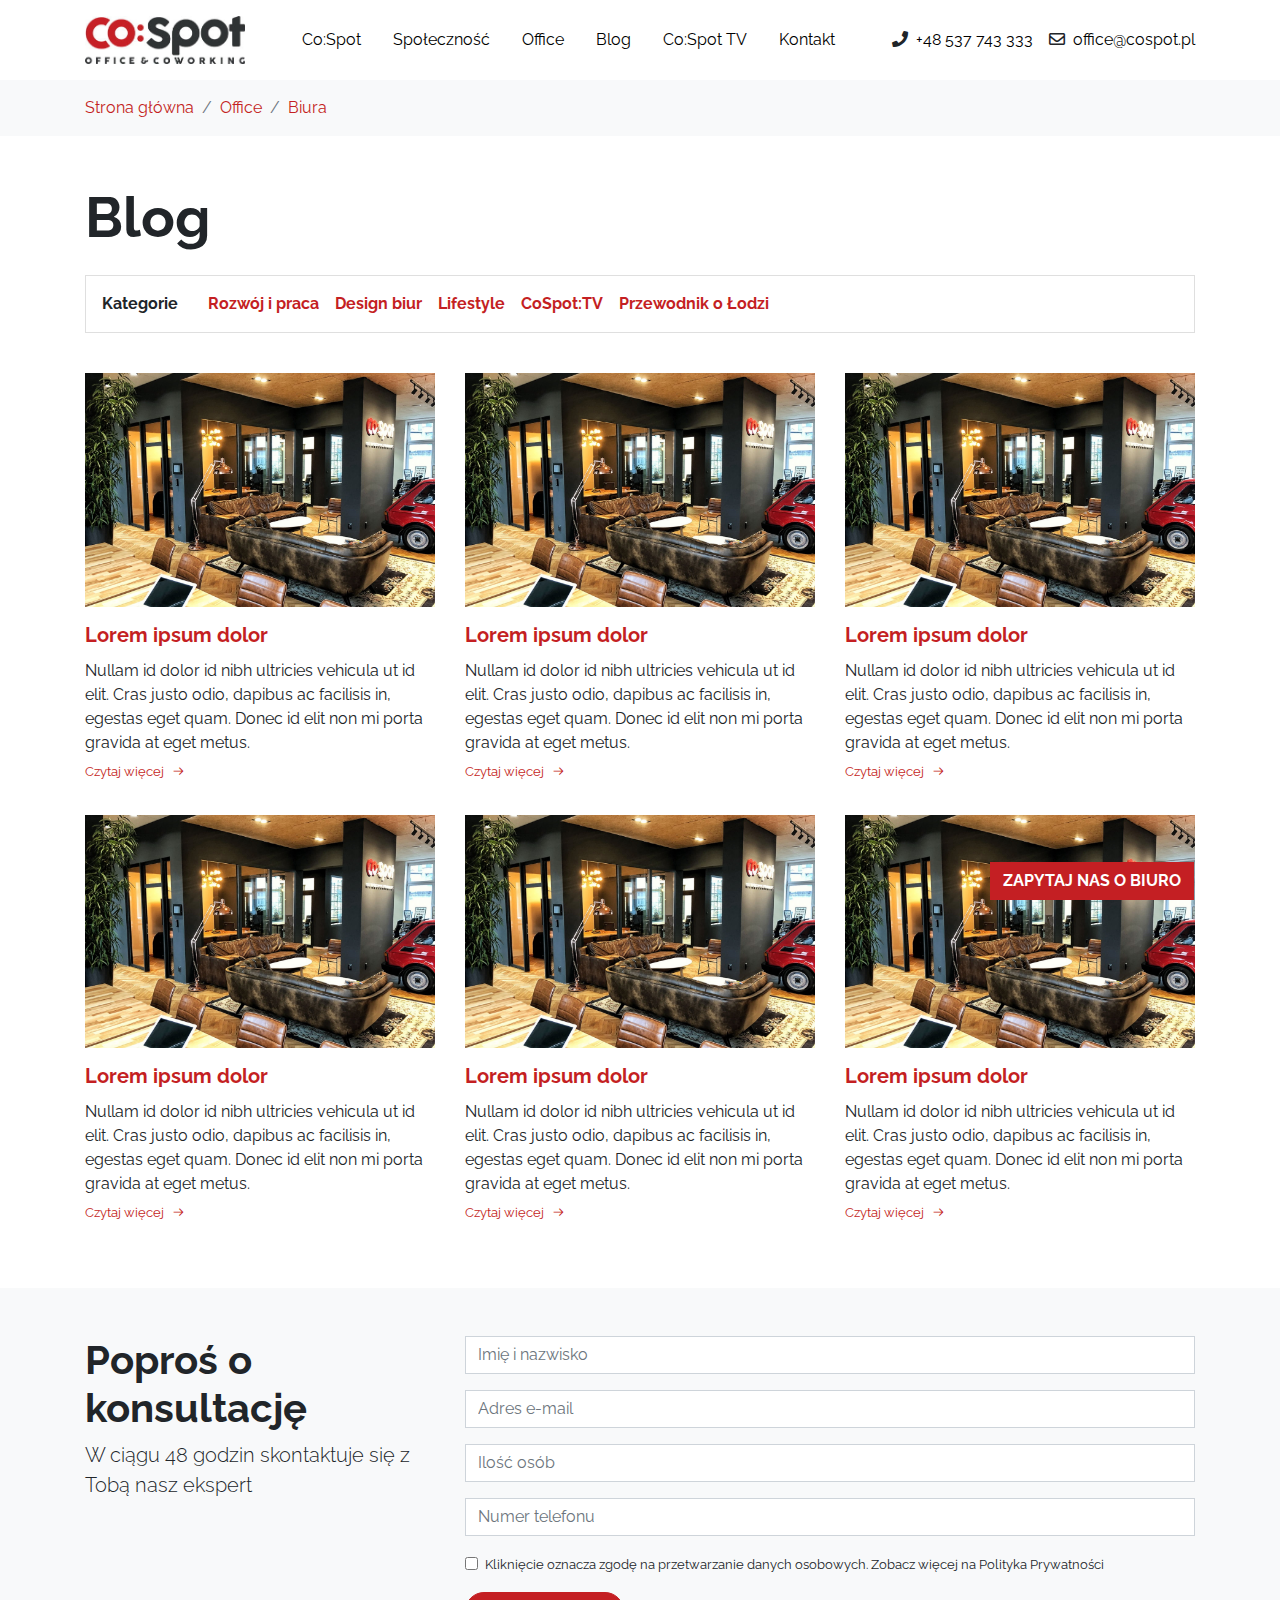
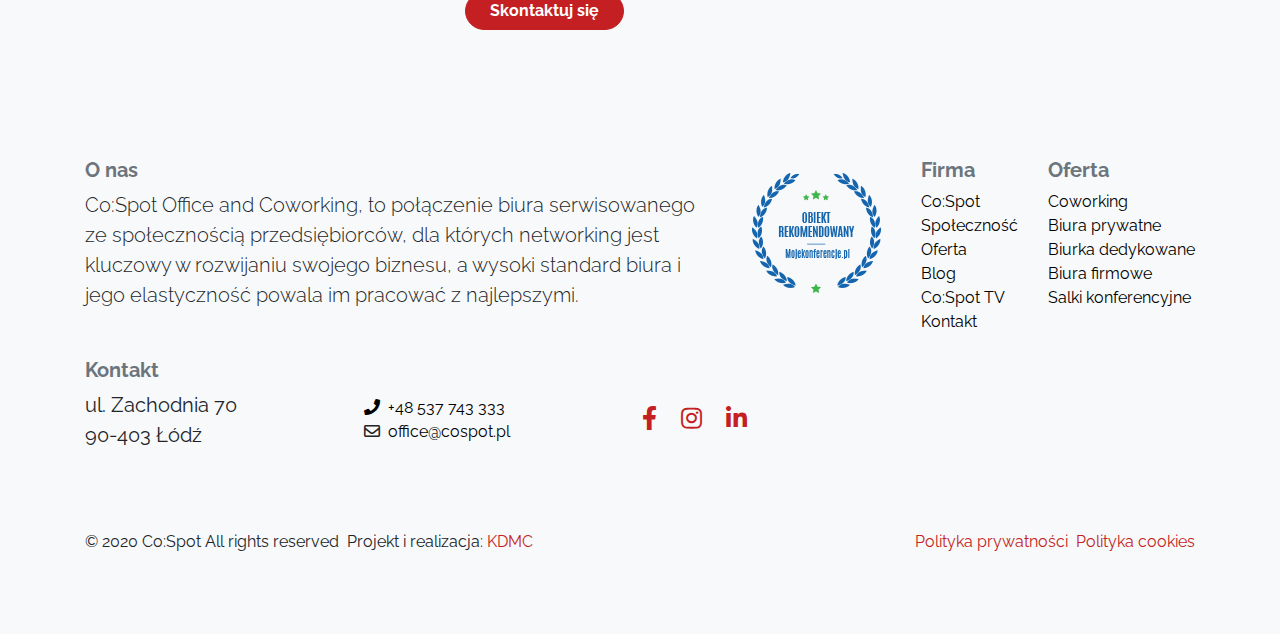
<file: blog.html>
<!DOCTYPE html>
<html>

<head>
    <meta charset="utf-8">
    <meta name="viewport" content="width=device-width, initial-scale=1.0, shrink-to-fit=no">
    <title>CoSpot</title>
    <link rel="stylesheet" href="assets/bootstrap/css/bootstrap.min.css">
    <link rel="stylesheet" href="https://fonts.googleapis.com/css?family=Raleway:100,100i,200,200i,300,300i,400,400i,500,500i,600,600i,700,700i,800,800i,900,900i&amp;subset=latin-ext">
    <link rel="stylesheet" href="assets/fonts/fontawesome-all.min.css">
    <link rel="stylesheet" href="assets/fonts/line-awesome.min.css">
    <link rel="stylesheet" href="assets/css/bootstrap.css">
    <link rel="stylesheet" href="assets/css/libs/flickity.css">
    <link rel="stylesheet" href="assets/css/libs/jquery.fancybox.css">
    <link rel="stylesheet" href="assets/css/styles.compiled.css">
    <link rel="stylesheet" href="assets/css/styles/content-box.compiled.css">
    <link rel="stylesheet" href="assets/css/sections/header/main.compiled.css">
    <link rel="stylesheet" href="assets/css/sections/main/intro.compiled.css">
    <link rel="stylesheet" href="assets/css/sections/main/map.compiled.css">
    <link rel="stylesheet" href="assets/css/styles/opacity.compiled.css">
    <link rel="stylesheet" href="assets/css/styles/typography.compiled.css">
    <link rel="stylesheet" href="assets/css/styles/sizes.compiled.css">
    <link rel="stylesheet" href="assets/css/styles/flickity.compiled.css">
    <link rel="stylesheet" href="assets/css/bg-area.compiled.css">
    <link rel="stylesheet" href="assets/css/sticky-form.compiled.css">
    <link rel="stylesheet" href="assets/css/styles/modal.compiled.css">
</head>

<body>
    <div class="section__page">
        <header class="section__page__header">
            <div class="section__page__header__main">
                <div class="bg-white section__page__header__main__navbar">
                    <div class="container">
                        <div class="row justify-content-between align-items-center">
                            <div class="col-auto py-3">
                                <div class="row align-items-center">
                                    <div class="col-auto d-xl-none pr-0"><button class="btn btn-link text-dark p-0" type="button" data-toggle="modal" data-target="#menuModal"><span class="h2 mb-0"><i class="fas fa-bars"></i></span></button></div>
                                    <div class="col-auto"><a href="index.html"><img class="width--160" src="assets/img/logo-cospot.jpg"></a></div>
                                </div>
                            </div>
                            <div class="col-auto d-none d-xl-block py-3">
                                <ul class="nav mb-0">
                                    <li class="nav-item"><a class="nav-link text-dark" href="#">Co:Spot</a></li>
                                    <li class="nav-item"><a class="nav-link text-dark" href="companies.html">Społeczność</a></li>
                                    <li class="nav-item"><a class="nav-link text-dark" href="offices.html">Office</a></li>
                                    <li class="nav-item"><a class="nav-link text-dark" href="blog.html">Blog</a></li>
                                    <li class="nav-item"><a class="nav-link text-dark" href="#">Co:Spot TV</a></li>
                                    <li class="nav-item"><a class="nav-link text-dark" href="#">Kontakt</a></li>
                                </ul>
                            </div>
                            <div class="col-auto d-none d-md-block py-3">
                                <ul class="list-inline d-flex align-items-baseline mb-0">
                                    <li class="list-inline-item d-flex align-items-baseline mr-3"><i class="fas fa-phone mr-2"></i><a class="text-dark" href="#">+48 537 743 333</a></li>
                                    <li class="list-inline-item d-flex align-items-baseline"><i class="far fa-envelope mr-2"></i><a class="text-dark" href="#">office@cospot.pl</a></li>
                                </ul>
                            </div>
                            <div class="col-auto d-md-none py-3"><button class="btn btn-link btn-sm text-dark font-weight-bold p-0" type="button" data-toggle="modal" data-target="#contactModal">Kontakt</button></div>
                        </div>
                    </div>
                </div>
                <div class="modal fade mb-4" role="dialog" tabindex="-1" id="menuModal">
                    <div class="modal-dialog modal-lg" role="document">
                        <div class="modal-content">
                            <div class="modal-header d-flex justify-content-end border-0 p-0">
                                <div><button class="btn btn-link border-left border-bottom px-3" data-dismiss="modal" type="button"><span class="text-dark"><i class="fas fa-times"></i></span></button></div><button class="close" type="button" aria-label="Close" data-dismiss="modal"><span aria-hidden="true">×</span></button>
                            </div>
                            <div class="modal-body">
                                <div class="container">
                                    <div class="row">
                                        <div class="col">
                                            <ul class="list-unstyled d-flex flex-column align-items-center lead">
                                                <li><a class="text-dark d-block py-2" href="#">Co:Spot</a></li>
                                                <li><a class="text-dark d-block py-2" href="#">Społeczność</a></li>
                                                <li><a class="text-dark d-block py-2" href="#">Office</a></li>
                                                <li><a class="text-dark d-block py-2" href="#">Blog</a></li>
                                                <li><a class="text-dark d-block py-2" href="#">Co:Spot TV</a></li>
                                                <li><a class="text-dark d-block py-2" href="#">Kontakt</a></li>
                                            </ul>
                                        </div>
                                    </div>
                                </div>
                            </div>
                        </div>
                    </div>
                </div>
            </div>
        </header>
        <main>
            <div class="bg-light py-3">
                <div class="container">
                    <div class="row">
                        <div class="col">
                            <ol class="breadcrumb rounded-0 bg-transparent p-0 mb-0">
                                <li class="breadcrumb-item"><a href="#"><span>Strona główna</span></a></li>
                                <li class="breadcrumb-item"><a href="#"><span>Office</span></a></li>
                                <li class="breadcrumb-item"><a href="#"><span>Biura</span></a></li>
                            </ol>
                        </div>
                    </div>
                </div>
            </div>
            <div class="py-5">
                <div class="container">
                    <div class="row">
                        <div class="col">
                            <h2 class="display-4 font-weight-bold mb-4">Blog</h2>
                            <div class="card mb-4">
                                <div class="card-body px-3 py-2">
                                    <div class="row flex-column align-items-baseline flex-sm-row">
                                        <div class="col-12 col-sm-auto py-sm3">
                                            <h3 class="h6 font-weight-bold mb-0 mt-2">Kategorie</h3>
                                        </div>
                                        <div class="col">
                                            <ul class="nav pt-2">
                                                <li class="nav-item mr-3 mb-2"><a class="nav-link active p-0 font-weight-bold" href="#">Rozwój i praca</a></li>
                                                <li class="nav-item mr-3 mb-2"><a class="nav-link p-0 font-weight-bold" href="#">Design biur</a></li>
                                                <li class="nav-item mr-3 mb-2"><a class="nav-link p-0 font-weight-bold" href="#">Lifestyle</a></li>
                                                <li class="nav-item mr-3 mb-2"><a class="nav-link p-0 font-weight-bold" href="#">CoSpot:TV</a></li>
                                                <li class="nav-item mr-3 mb-2"><a class="nav-link p-0 font-weight-bold" href="#">Przewodnik o Łodzi</a></li>
                                            </ul>
                                        </div>
                                    </div>
                                </div>
                            </div>
                            <div class="row">
                                <div class="col order-2 order-lg-1">
                                    <div class="row">
                                        <div class="col-md-6 col-xl-4 py-3">
                                            <div class="card border-0 bg-transparent">
                                                <div class="content--box format--3-2">
                                                    <div><img src="assets/img/bg_2.jpg"></div>
                                                </div>
                                                <div class="card-body p-0 mt-3">
                                                    <h4 class="card-title h5 font-weight-bold"><a href="#">Lorem ipsum dolor</a><br></h4>
                                                    <p class="card-text mb-1">Nullam id dolor id nibh ultricies vehicula ut id elit. Cras justo odio, dapibus ac facilisis in, egestas eget quam. Donec id elit non mi porta gravida at eget metus.</p><small class="text-primary"><a class="mr-2" href="companies.html"><span>Czytaj więcej</span></a><i class="la la-arrow-right"></i></small>
                                                </div>
                                            </div>
                                        </div>
                                        <div class="col-md-6 col-xl-4 py-3">
                                            <div class="card border-0 bg-transparent">
                                                <div class="content--box format--3-2">
                                                    <div><img src="assets/img/bg_2.jpg"></div>
                                                </div>
                                                <div class="card-body p-0 mt-3">
                                                    <h4 class="card-title h5 font-weight-bold"><a href="#">Lorem ipsum dolor</a><br></h4>
                                                    <p class="card-text mb-1">Nullam id dolor id nibh ultricies vehicula ut id elit. Cras justo odio, dapibus ac facilisis in, egestas eget quam. Donec id elit non mi porta gravida at eget metus.</p><small class="text-primary"><a class="mr-2" href="companies.html"><span>Czytaj więcej</span></a><i class="la la-arrow-right"></i></small>
                                                </div>
                                            </div>
                                        </div>
                                        <div class="col-md-6 col-xl-4 py-3">
                                            <div class="card border-0 bg-transparent">
                                                <div class="content--box format--3-2">
                                                    <div><img src="assets/img/bg_2.jpg"></div>
                                                </div>
                                                <div class="card-body p-0 mt-3">
                                                    <h4 class="card-title h5 font-weight-bold"><a href="#">Lorem ipsum dolor</a><br></h4>
                                                    <p class="card-text mb-1">Nullam id dolor id nibh ultricies vehicula ut id elit. Cras justo odio, dapibus ac facilisis in, egestas eget quam. Donec id elit non mi porta gravida at eget metus.</p><small class="text-primary"><a class="mr-2" href="companies.html"><span>Czytaj więcej</span></a><i class="la la-arrow-right"></i></small>
                                                </div>
                                            </div>
                                        </div>
                                        <div class="col-md-6 col-xl-4 py-3">
                                            <div class="card border-0 bg-transparent">
                                                <div class="content--box format--3-2">
                                                    <div><img src="assets/img/bg_2.jpg"></div>
                                                </div>
                                                <div class="card-body p-0 mt-3">
                                                    <h4 class="card-title h5 font-weight-bold"><a href="#">Lorem ipsum dolor</a><br></h4>
                                                    <p class="card-text mb-1">Nullam id dolor id nibh ultricies vehicula ut id elit. Cras justo odio, dapibus ac facilisis in, egestas eget quam. Donec id elit non mi porta gravida at eget metus.</p><small class="text-primary"><a class="mr-2" href="companies.html"><span>Czytaj więcej</span></a><i class="la la-arrow-right"></i></small>
                                                </div>
                                            </div>
                                        </div>
                                        <div class="col-md-6 col-xl-4 py-3">
                                            <div class="card border-0 bg-transparent">
                                                <div class="content--box format--3-2">
                                                    <div><img src="assets/img/bg_2.jpg"></div>
                                                </div>
                                                <div class="card-body p-0 mt-3">
                                                    <h4 class="card-title h5 font-weight-bold"><a href="#">Lorem ipsum dolor</a><br></h4>
                                                    <p class="card-text mb-1">Nullam id dolor id nibh ultricies vehicula ut id elit. Cras justo odio, dapibus ac facilisis in, egestas eget quam. Donec id elit non mi porta gravida at eget metus.</p><small class="text-primary"><a class="mr-2" href="companies.html"><span>Czytaj więcej</span></a><i class="la la-arrow-right"></i></small>
                                                </div>
                                            </div>
                                        </div>
                                        <div class="col-md-6 col-xl-4 py-3">
                                            <div class="card border-0 bg-transparent">
                                                <div class="content--box format--3-2">
                                                    <div><img src="assets/img/bg_2.jpg"></div>
                                                </div>
                                                <div class="card-body p-0 mt-3">
                                                    <h4 class="card-title h5 font-weight-bold"><a href="#">Lorem ipsum dolor</a><br></h4>
                                                    <p class="card-text mb-1">Nullam id dolor id nibh ultricies vehicula ut id elit. Cras justo odio, dapibus ac facilisis in, egestas eget quam. Donec id elit non mi porta gravida at eget metus.</p><small class="text-primary"><a class="mr-2" href="companies.html"><span>Czytaj więcej</span></a><i class="la la-arrow-right"></i></small>
                                                </div>
                                            </div>
                                        </div>
                                    </div>
                                </div>
                            </div>
                        </div>
                    </div>
                </div>
            </div>
            <div class="bg-light py-5">
                <div class="container">
                    <div class="row">
                        <div class="col-md-6 col-lg-4">
                            <h2 class="h1 font-weight-bold">Poproś o konsultację</h2>
                            <p class="lead">W ciągu 48&nbsp;godzin skontaktuje się z Tobą nasz ekspert<br></p>
                        </div>
                        <div class="col">
                            <form>
                                <div class="form-row">
                                    <div class="col-12">
                                        <div class="form-group"><input class="form-control" type="text" placeholder="Imię i nazwisko"></div>
                                    </div>
                                </div>
                                <div class="form-row">
                                    <div class="col-12">
                                        <div class="form-group"><input class="form-control" type="email" placeholder="Adres e-mail"></div>
                                    </div>
                                    <div class="col-12">
                                        <div class="form-group"><input class="form-control" type="number" placeholder="Ilość osób"></div>
                                    </div>
                                </div>
                                <div class="form-row">
                                    <div class="col-12">
                                        <div class="form-group"><input class="form-control" type="tel" placeholder="Numer telefonu"></div>
                                    </div>
                                </div>
                                <div class="form-row">
                                    <div class="col-12">
                                        <div class="form-group">
                                            <div class="form-check"><input class="form-check-input" type="checkbox" id="formCheck-1"><label class="form-check-label" for="formCheck-1"><small>Kliknięcie oznacza zgodę na przetwarzanie danych osobowych. Zobacz więcej na Polityka Prywatności</small></label></div>
                                        </div>
                                    </div>
                                </div>
                                <div class="form-row">
                                    <div class="col-12">
                                        <div class="form-group"><button class="btn btn-primary font-weight-bold rounded-pill px-4" type="button">Skontaktuj się</button></div>
                                    </div>
                                </div>
                            </form>
                        </div>
                    </div>
                </div>
            </div>
            <div>
                <div class="modal fade mb-4" role="dialog" tabindex="-1" id="contactModal">
                    <div class="modal-dialog modal-lg" role="document">
                        <div class="modal-content">
                            <div class="modal-header d-flex justify-content-end border-0 p-0">
                                <div><button class="btn btn-link border-left border-bottom px-3" data-dismiss="modal" type="button"><span class="text-dark"><i class="fas fa-times"></i></span></button></div><button class="close" type="button" aria-label="Close" data-dismiss="modal"><span aria-hidden="true">×</span></button>
                            </div>
                            <div class="modal-body">
                                <div class="container">
                                    <div class="row">
                                        <div class="col">
                                            <ul class="list-inline d-flex justify-content-between align-items-baseline flex-wrap lead">
                                                <li class="list-inline-item text-primary d-flex align-items-baseline mr-3 my-1"><i class="fas fa-phone mr-2"></i><a class="text-nowrap text-primary" href="#">+48 537 743 333</a></li>
                                                <li class="list-inline-item text-primary d-flex align-items-baseline my-1"><i class="far fa-envelope mr-2"></i><a class="text-primary" href="#">office@cospot.pl</a></li>
                                            </ul>
                                            <hr>
                                            <h3 class="h5 font-weight-bold">Poproś o konsultację</h3>
                                            <p>W ciągu 48&nbsp;godzin skontaktuje się z Tobą nasz ekspert<br></p>
                                            <form>
                                                <div class="form-row">
                                                    <div class="col-12">
                                                        <div class="form-group"><input class="form-control" type="text" placeholder="Imię i nazwisko"></div>
                                                    </div>
                                                </div>
                                                <div class="form-row">
                                                    <div class="col-12">
                                                        <div class="form-group"><input class="form-control" type="email" placeholder="Adres e-mail"></div>
                                                    </div>
                                                </div>
                                                <div class="form-row">
                                                    <div class="col-12">
                                                        <div class="form-group"><input class="form-control" type="tel" placeholder="Numer telefonu"></div>
                                                    </div>
                                                </div>
                                                <div class="form-row">
                                                    <div class="col-12">
                                                        <div class="form-group">
                                                            <div class="form-check"><input class="form-check-input" type="checkbox" id="formCheck-1"><label class="form-check-label" for="formCheck-1"><small>Kliknięcie oznacza zgodę na przetwarzanie danych osobowych. Zobacz więcej na Polityka Prywatności</small></label></div>
                                                        </div>
                                                    </div>
                                                </div>
                                                <div class="form-row">
                                                    <div class="col-12">
                                                        <div class="form-group"><button class="btn btn-primary btn-block font-weight-bold" type="button">Skontaktuj się</button></div>
                                                    </div>
                                                </div>
                                            </form>
                                        </div>
                                    </div>
                                </div>
                            </div>
                        </div>
                    </div>
                </div>
            </div>
            <div class="fixed-bottom">
                <div class="container px-0 px-sm-3">
                    <div class="row justify-content-sm-end">
                        <div class="col-sm-auto"><button class="btn btn-primary btn-block text-uppercase font-weight-bold" type="button" data-toggle="modal" data-target="#contactModal"><span>Zapytaj nas o biuro</span></button></div>
                    </div>
                </div>
            </div>
        </main>
        <footer class="bg-light">
            <div class="py-5">
                <div class="container">
                    <div class="row justify-content-between">
                        <div class="col py-3">
                            <div class="row">
                                <div class="col">
                                    <h2 class="text-muted h5 font-weight-bold">O nas</h2>
                                    <p class="lead">Co:Spot Office and Coworking, to połączenie biura serwisowanego ze społecznością przedsiębiorców, dla których networking jest kluczowy w rozwijaniu swojego biznesu, a wysoki standard biura i jego elastyczność powala im pracować z najlepszymi.<br></p>
                                </div>
                                <div class="col-sm-auto">
                                    <div class="d-flex"><a href="https://www.mojekonferencje.pl/lodz/cospot-office-coworking" target="_blank"><img src="assets/img/obiekt_rekomendowany.png"></a></div>
                                </div>
                            </div>
                            <div class="row mt-3">
                                <div class="col py-3">
                                    <h3 class="text-muted h5 font-weight-bold">Kontakt</h3>
                                    <div class="row align-items-center">
                                        <div class="col-sm-6 col-md-4">
                                            <p class="lead mb-3 font-weight-normal">ul. Zachodnia 70<br>90-403 Łódź</p>
                                        </div>
                                        <div class="col-sm-6 col-md-4">
                                            <ul class="list-unstyled mb-3">
                                                <li class="text-dark"><i class="fas fa-phone mr-2"></i><a class="text-dark" href="#">+48 537 743 333</a></li>
                                                <li><i class="far fa-envelope mr-2"></i><a class="text-dark" href="#">office@cospot.pl</a></li>
                                            </ul>
                                        </div>
                                        <div class="col-md-4">
                                            <ul class="list-inline d-flex align-items-center mb-3">
                                                <li class="list-inline-item mr-4"><a class="h4 mb-0" href="#"><i class="fab fa-facebook-f"></i></a></li>
                                                <li class="list-inline-item mr-4"><a class="text-primary h4 mb-0" href="#"><i class="fab fa-instagram"></i></a></li>
                                                <li class="list-inline-item mr-4"><a class="text-primary h4 mb-0" href="#"><i class="fab fa-linkedin-in"></i></a></li>
                                            </ul>
                                        </div>
                                    </div>
                                </div>
                            </div>
                        </div>
                        <div class="col-lg-auto">
                            <div class="row justify-content-start">
                                <div class="col-sm-4 col-lg-auto py-3">
                                    <h3 class="text-muted h5 font-weight-bold">Firma</h3>
                                    <ul class="list-unstyled mb-0">
                                        <li><a class="text-left text-dark" href="#">Co:Spot</a></li>
                                        <li><a class="text-dark" href="#">Społeczność</a></li>
                                        <li><a class="text-dark" href="#">Oferta</a></li>
                                        <li><a class="text-dark" href="#">Blog</a></li>
                                        <li><a class="text-dark" href="#">Co:Spot TV</a></li>
                                        <li><a class="text-dark" href="#">Kontakt</a></li>
                                    </ul>
                                </div>
                                <div class="col-sm-4 col-lg-auto py-3">
                                    <h3 class="text-muted h5 font-weight-bold">Oferta</h3>
                                    <ul class="list-unstyled mb-0">
                                        <li><a class="text-left text-dark" href="#">Coworking</a></li>
                                        <li><a class="text-dark" href="#">Biura prywatne</a></li>
                                        <li><a class="text-dark" href="#">Biurka dedykowane</a></li>
                                        <li><a class="text-dark" href="#">Biura firmowe</a></li>
                                        <li class="text-dark"><a class="text-dark" href="#">Salki konferencyjne</a></li>
                                    </ul>
                                </div>
                            </div>
                        </div>
                    </div>
                    <div class="row justify-content-lg-between my-3">
                        <div class="col-lg-auto order-1 order-lg-2 py-3">
                            <ul class="list-inline d-flex justify-content-center mb-0">
                                <li class="list-inline-item"><a href="#">Polityka prywatności</a></li>
                                <li class="list-inline-item"><a href="#">Polityka cookies</a></li>
                            </ul>
                        </div>
                        <div class="col-lg-auto order-2 order-lg-1 py-3">
                            <ul class="list-inline d-flex flex-column align-items-center flex-lg-row mb-0">
                                <li class="list-inline-item">© 2020 Co:Spot All rights reserved</li>
                                <li class="list-inline-item">Projekt i realizacja:&nbsp;<a href="#">KDMC</a></li>
                            </ul>
                        </div>
                    </div>
                </div>
            </div>
        </footer>
    </div>
    <script src="assets/js/jquery.min.js"></script>
    <script src="assets/bootstrap/js/bootstrap.min.js"></script>
    <script src="assets/js/libs/flickity.pkgd.js"></script>
    <script src="assets/js/libs/jquery.fancybox.js"></script>
    <script src="assets/js/svg.js"></script>
    <script src="assets/js/flickity.js"></script>
    <script src="assets/js/sticky-form.js"></script>
</body>

</html>
</file>
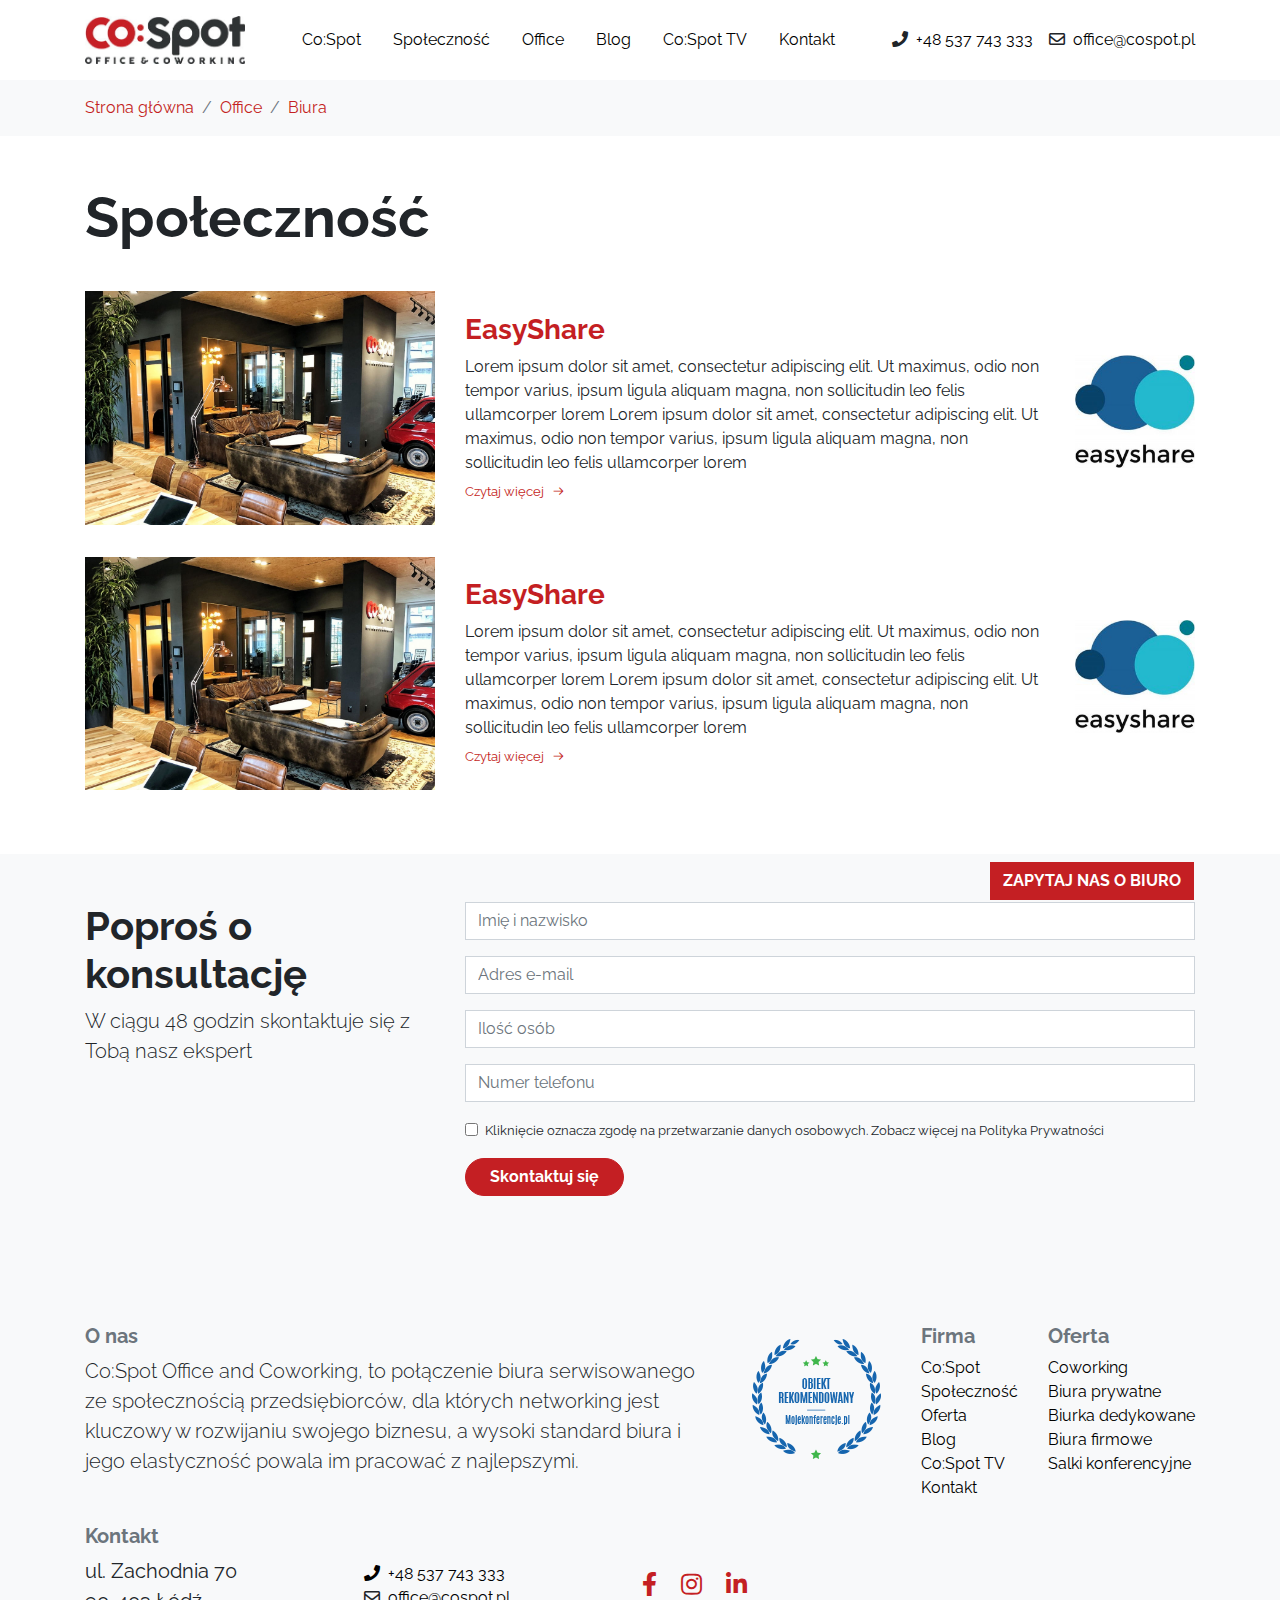
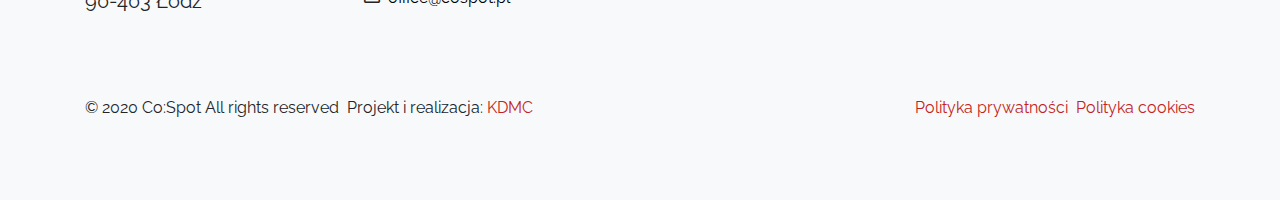
<file: companies.html>
<!DOCTYPE html>
<html>

<head>
    <meta charset="utf-8">
    <meta name="viewport" content="width=device-width, initial-scale=1.0, shrink-to-fit=no">
    <title>CoSpot</title>
    <link rel="stylesheet" href="assets/bootstrap/css/bootstrap.min.css">
    <link rel="stylesheet" href="https://fonts.googleapis.com/css?family=Raleway:100,100i,200,200i,300,300i,400,400i,500,500i,600,600i,700,700i,800,800i,900,900i&amp;subset=latin-ext">
    <link rel="stylesheet" href="assets/fonts/fontawesome-all.min.css">
    <link rel="stylesheet" href="assets/fonts/line-awesome.min.css">
    <link rel="stylesheet" href="assets/css/bootstrap.css">
    <link rel="stylesheet" href="assets/css/libs/flickity.css">
    <link rel="stylesheet" href="assets/css/libs/jquery.fancybox.css">
    <link rel="stylesheet" href="assets/css/styles.compiled.css">
    <link rel="stylesheet" href="assets/css/styles/content-box.compiled.css">
    <link rel="stylesheet" href="assets/css/sections/header/main.compiled.css">
    <link rel="stylesheet" href="assets/css/sections/main/intro.compiled.css">
    <link rel="stylesheet" href="assets/css/sections/main/map.compiled.css">
    <link rel="stylesheet" href="assets/css/styles/opacity.compiled.css">
    <link rel="stylesheet" href="assets/css/styles/typography.compiled.css">
    <link rel="stylesheet" href="assets/css/styles/sizes.compiled.css">
    <link rel="stylesheet" href="assets/css/styles/flickity.compiled.css">
    <link rel="stylesheet" href="assets/css/bg-area.compiled.css">
    <link rel="stylesheet" href="assets/css/sticky-form.compiled.css">
    <link rel="stylesheet" href="assets/css/styles/modal.compiled.css">
</head>

<body>
    <div class="section__page">
        <header class="section__page__header">
            <div class="section__page__header__main">
                <div class="bg-white section__page__header__main__navbar">
                    <div class="container">
                        <div class="row justify-content-between align-items-center">
                            <div class="col-auto py-3">
                                <div class="row align-items-center">
                                    <div class="col-auto d-xl-none pr-0"><button class="btn btn-link text-dark p-0" type="button" data-toggle="modal" data-target="#menuModal"><span class="h2 mb-0"><i class="fas fa-bars"></i></span></button></div>
                                    <div class="col-auto"><a href="index.html"><img class="width--160" src="assets/img/logo-cospot.jpg"></a></div>
                                </div>
                            </div>
                            <div class="col-auto d-none d-xl-block py-3">
                                <ul class="nav mb-0">
                                    <li class="nav-item"><a class="nav-link text-dark" href="#">Co:Spot</a></li>
                                    <li class="nav-item"><a class="nav-link text-dark" href="companies.html">Społeczność</a></li>
                                    <li class="nav-item"><a class="nav-link text-dark" href="offices.html">Office</a></li>
                                    <li class="nav-item"><a class="nav-link text-dark" href="blog.html">Blog</a></li>
                                    <li class="nav-item"><a class="nav-link text-dark" href="#">Co:Spot TV</a></li>
                                    <li class="nav-item"><a class="nav-link text-dark" href="#">Kontakt</a></li>
                                </ul>
                            </div>
                            <div class="col-auto d-none d-md-block py-3">
                                <ul class="list-inline d-flex align-items-baseline mb-0">
                                    <li class="list-inline-item d-flex align-items-baseline mr-3"><i class="fas fa-phone mr-2"></i><a class="text-dark" href="#">+48 537 743 333</a></li>
                                    <li class="list-inline-item d-flex align-items-baseline"><i class="far fa-envelope mr-2"></i><a class="text-dark" href="#">office@cospot.pl</a></li>
                                </ul>
                            </div>
                            <div class="col-auto d-md-none py-3"><button class="btn btn-link btn-sm text-dark font-weight-bold p-0" type="button" data-toggle="modal" data-target="#contactModal">Kontakt</button></div>
                        </div>
                    </div>
                </div>
                <div class="modal fade mb-4" role="dialog" tabindex="-1" id="menuModal">
                    <div class="modal-dialog modal-lg" role="document">
                        <div class="modal-content">
                            <div class="modal-header d-flex justify-content-end border-0 p-0">
                                <div><button class="btn btn-link border-left border-bottom px-3" data-dismiss="modal" type="button"><span class="text-dark"><i class="fas fa-times"></i></span></button></div><button class="close" type="button" aria-label="Close" data-dismiss="modal"><span aria-hidden="true">×</span></button>
                            </div>
                            <div class="modal-body">
                                <div class="container">
                                    <div class="row">
                                        <div class="col">
                                            <ul class="list-unstyled d-flex flex-column align-items-center lead">
                                                <li><a class="text-dark d-block py-2" href="#">Co:Spot</a></li>
                                                <li><a class="text-dark d-block py-2" href="#">Społeczność</a></li>
                                                <li><a class="text-dark d-block py-2" href="#">Office</a></li>
                                                <li><a class="text-dark d-block py-2" href="#">Blog</a></li>
                                                <li><a class="text-dark d-block py-2" href="#">Co:Spot TV</a></li>
                                                <li><a class="text-dark d-block py-2" href="#">Kontakt</a></li>
                                            </ul>
                                        </div>
                                    </div>
                                </div>
                            </div>
                        </div>
                    </div>
                </div>
            </div>
        </header>
        <main>
            <div class="bg-light py-3">
                <div class="container">
                    <div class="row">
                        <div class="col">
                            <ol class="breadcrumb rounded-0 bg-transparent p-0 mb-0">
                                <li class="breadcrumb-item"><a href="#"><span>Strona główna</span></a></li>
                                <li class="breadcrumb-item"><a href="#"><span>Office</span></a></li>
                                <li class="breadcrumb-item"><a href="#"><span>Biura</span></a></li>
                            </ol>
                        </div>
                    </div>
                </div>
            </div>
            <div class="py-5">
                <div class="container">
                    <div class="row">
                        <div class="col">
                            <h2 class="display-4 font-weight-bold mb-4">Społeczność</h2>
                            <div class="row align-items-center">
                                <div class="col-lg-4 py-3">
                                    <div class="content--box format--3-2">
                                        <div><img src="assets/img/bg_2.jpg"></div>
                                    </div>
                                </div>
                                <div class="col py-3">
                                    <div class="row">
                                        <div class="col-12">
                                            <h3><a class="font-weight-bold" href="company.html">EasyShare</a></h3>
                                        </div>
                                        <div class="col">
                                            <p class="mb-1">Lorem ipsum dolor sit amet, consectetur adipiscing elit. Ut maximus, odio non tempor varius, ipsum ligula aliquam magna, non sollicitudin leo felis ullamcorper lorem&nbsp;Lorem ipsum dolor sit amet, consectetur adipiscing elit. Ut maximus, odio non tempor varius, ipsum ligula aliquam magna, non sollicitudin leo felis ullamcorper lorem</p><small class="text-primary"><a class="mr-2" href="companies.html"><span>Czytaj więcej</span></a><i class="la la-arrow-right"></i></small>
                                        </div>
                                        <div class="col-sm-auto d-none d-sm-block"><img class="img-fluid width--120" src="assets/img/mini_easyshare-logo-cospot-crop.png"></div>
                                    </div>
                                </div>
                            </div>
                            <div class="row align-items-center">
                                <div class="col-lg-4 py-3">
                                    <div class="content--box format--3-2">
                                        <div><img src="assets/img/bg_2.jpg"></div>
                                    </div>
                                </div>
                                <div class="col py-3">
                                    <div class="row">
                                        <div class="col-12">
                                            <h3><a class="font-weight-bold" href="company.html">EasyShare</a></h3>
                                        </div>
                                        <div class="col">
                                            <p class="mb-1">Lorem ipsum dolor sit amet, consectetur adipiscing elit. Ut maximus, odio non tempor varius, ipsum ligula aliquam magna, non sollicitudin leo felis ullamcorper lorem&nbsp;Lorem ipsum dolor sit amet, consectetur adipiscing elit. Ut maximus, odio non tempor varius, ipsum ligula aliquam magna, non sollicitudin leo felis ullamcorper lorem</p><small class="text-primary"><a class="mr-2" href="companies.html"><span>Czytaj więcej</span></a><i class="la la-arrow-right"></i></small>
                                        </div>
                                        <div class="col-sm-auto d-none d-sm-block"><img class="img-fluid width--120" src="assets/img/mini_easyshare-logo-cospot-crop.png"></div>
                                    </div>
                                </div>
                            </div>
                        </div>
                    </div>
                </div>
            </div>
            <div class="bg-light py-5">
                <div class="container">
                    <div class="row">
                        <div class="col-md-6 col-lg-4">
                            <h2 class="h1 font-weight-bold">Poproś o konsultację</h2>
                            <p class="lead">W ciągu 48&nbsp;godzin skontaktuje się z Tobą nasz ekspert<br></p>
                        </div>
                        <div class="col">
                            <form>
                                <div class="form-row">
                                    <div class="col-12">
                                        <div class="form-group"><input class="form-control" type="text" placeholder="Imię i nazwisko"></div>
                                    </div>
                                </div>
                                <div class="form-row">
                                    <div class="col-12">
                                        <div class="form-group"><input class="form-control" type="email" placeholder="Adres e-mail"></div>
                                    </div>
                                    <div class="col-12">
                                        <div class="form-group"><input class="form-control" type="number" placeholder="Ilość osób"></div>
                                    </div>
                                </div>
                                <div class="form-row">
                                    <div class="col-12">
                                        <div class="form-group"><input class="form-control" type="tel" placeholder="Numer telefonu"></div>
                                    </div>
                                </div>
                                <div class="form-row">
                                    <div class="col-12">
                                        <div class="form-group">
                                            <div class="form-check"><input class="form-check-input" type="checkbox" id="formCheck-1"><label class="form-check-label" for="formCheck-1"><small>Kliknięcie oznacza zgodę na przetwarzanie danych osobowych. Zobacz więcej na Polityka Prywatności</small></label></div>
                                        </div>
                                    </div>
                                </div>
                                <div class="form-row">
                                    <div class="col-12">
                                        <div class="form-group"><button class="btn btn-primary font-weight-bold rounded-pill px-4" type="button">Skontaktuj się</button></div>
                                    </div>
                                </div>
                            </form>
                        </div>
                    </div>
                </div>
            </div>
            <div>
                <div class="modal fade mb-4" role="dialog" tabindex="-1" id="contactModal">
                    <div class="modal-dialog modal-lg" role="document">
                        <div class="modal-content">
                            <div class="modal-header d-flex justify-content-end border-0 p-0">
                                <div><button class="btn btn-link border-left border-bottom px-3" data-dismiss="modal" type="button"><span class="text-dark"><i class="fas fa-times"></i></span></button></div><button class="close" type="button" aria-label="Close" data-dismiss="modal"><span aria-hidden="true">×</span></button>
                            </div>
                            <div class="modal-body">
                                <div class="container">
                                    <div class="row">
                                        <div class="col">
                                            <ul class="list-inline d-flex justify-content-between align-items-baseline flex-wrap lead">
                                                <li class="list-inline-item text-primary d-flex align-items-baseline mr-3 my-1"><i class="fas fa-phone mr-2"></i><a class="text-nowrap text-primary" href="#">+48 537 743 333</a></li>
                                                <li class="list-inline-item text-primary d-flex align-items-baseline my-1"><i class="far fa-envelope mr-2"></i><a class="text-primary" href="#">office@cospot.pl</a></li>
                                            </ul>
                                            <hr>
                                            <h3 class="h5 font-weight-bold">Poproś o konsultację</h3>
                                            <p>W ciągu 48&nbsp;godzin skontaktuje się z Tobą nasz ekspert<br></p>
                                            <form>
                                                <div class="form-row">
                                                    <div class="col-12">
                                                        <div class="form-group"><input class="form-control" type="text" placeholder="Imię i nazwisko"></div>
                                                    </div>
                                                </div>
                                                <div class="form-row">
                                                    <div class="col-12">
                                                        <div class="form-group"><input class="form-control" type="email" placeholder="Adres e-mail"></div>
                                                    </div>
                                                </div>
                                                <div class="form-row">
                                                    <div class="col-12">
                                                        <div class="form-group"><input class="form-control" type="tel" placeholder="Numer telefonu"></div>
                                                    </div>
                                                </div>
                                                <div class="form-row">
                                                    <div class="col-12">
                                                        <div class="form-group">
                                                            <div class="form-check"><input class="form-check-input" type="checkbox" id="formCheck-1"><label class="form-check-label" for="formCheck-1"><small>Kliknięcie oznacza zgodę na przetwarzanie danych osobowych. Zobacz więcej na Polityka Prywatności</small></label></div>
                                                        </div>
                                                    </div>
                                                </div>
                                                <div class="form-row">
                                                    <div class="col-12">
                                                        <div class="form-group"><button class="btn btn-primary btn-block font-weight-bold" type="button">Skontaktuj się</button></div>
                                                    </div>
                                                </div>
                                            </form>
                                        </div>
                                    </div>
                                </div>
                            </div>
                        </div>
                    </div>
                </div>
            </div>
            <div class="fixed-bottom">
                <div class="container px-0 px-sm-3">
                    <div class="row justify-content-sm-end">
                        <div class="col-sm-auto"><button class="btn btn-primary btn-block text-uppercase font-weight-bold" type="button" data-toggle="modal" data-target="#contactModal"><span>Zapytaj nas o biuro</span></button></div>
                    </div>
                </div>
            </div>
        </main>
        <footer class="bg-light">
            <div class="py-5">
                <div class="container">
                    <div class="row justify-content-between">
                        <div class="col py-3">
                            <div class="row">
                                <div class="col">
                                    <h2 class="text-muted h5 font-weight-bold">O nas</h2>
                                    <p class="lead">Co:Spot Office and Coworking, to połączenie biura serwisowanego ze społecznością przedsiębiorców, dla których networking jest kluczowy w rozwijaniu swojego biznesu, a wysoki standard biura i jego elastyczność powala im pracować z najlepszymi.<br></p>
                                </div>
                                <div class="col-sm-auto">
                                    <div class="d-flex"><a href="https://www.mojekonferencje.pl/lodz/cospot-office-coworking" target="_blank"><img src="assets/img/obiekt_rekomendowany.png"></a></div>
                                </div>
                            </div>
                            <div class="row mt-3">
                                <div class="col py-3">
                                    <h3 class="text-muted h5 font-weight-bold">Kontakt</h3>
                                    <div class="row align-items-center">
                                        <div class="col-sm-6 col-md-4">
                                            <p class="lead mb-3 font-weight-normal">ul. Zachodnia 70<br>90-403 Łódź</p>
                                        </div>
                                        <div class="col-sm-6 col-md-4">
                                            <ul class="list-unstyled mb-3">
                                                <li class="text-dark"><i class="fas fa-phone mr-2"></i><a class="text-dark" href="#">+48 537 743 333</a></li>
                                                <li><i class="far fa-envelope mr-2"></i><a class="text-dark" href="#">office@cospot.pl</a></li>
                                            </ul>
                                        </div>
                                        <div class="col-md-4">
                                            <ul class="list-inline d-flex align-items-center mb-3">
                                                <li class="list-inline-item mr-4"><a class="h4 mb-0" href="#"><i class="fab fa-facebook-f"></i></a></li>
                                                <li class="list-inline-item mr-4"><a class="text-primary h4 mb-0" href="#"><i class="fab fa-instagram"></i></a></li>
                                                <li class="list-inline-item mr-4"><a class="text-primary h4 mb-0" href="#"><i class="fab fa-linkedin-in"></i></a></li>
                                            </ul>
                                        </div>
                                    </div>
                                </div>
                            </div>
                        </div>
                        <div class="col-lg-auto">
                            <div class="row justify-content-start">
                                <div class="col-sm-4 col-lg-auto py-3">
                                    <h3 class="text-muted h5 font-weight-bold">Firma</h3>
                                    <ul class="list-unstyled mb-0">
                                        <li><a class="text-left text-dark" href="#">Co:Spot</a></li>
                                        <li><a class="text-dark" href="#">Społeczność</a></li>
                                        <li><a class="text-dark" href="#">Oferta</a></li>
                                        <li><a class="text-dark" href="#">Blog</a></li>
                                        <li><a class="text-dark" href="#">Co:Spot TV</a></li>
                                        <li><a class="text-dark" href="#">Kontakt</a></li>
                                    </ul>
                                </div>
                                <div class="col-sm-4 col-lg-auto py-3">
                                    <h3 class="text-muted h5 font-weight-bold">Oferta</h3>
                                    <ul class="list-unstyled mb-0">
                                        <li><a class="text-left text-dark" href="#">Coworking</a></li>
                                        <li><a class="text-dark" href="#">Biura prywatne</a></li>
                                        <li><a class="text-dark" href="#">Biurka dedykowane</a></li>
                                        <li><a class="text-dark" href="#">Biura firmowe</a></li>
                                        <li class="text-dark"><a class="text-dark" href="#">Salki konferencyjne</a></li>
                                    </ul>
                                </div>
                            </div>
                        </div>
                    </div>
                    <div class="row justify-content-lg-between my-3">
                        <div class="col-lg-auto order-1 order-lg-2 py-3">
                            <ul class="list-inline d-flex justify-content-center mb-0">
                                <li class="list-inline-item"><a href="#">Polityka prywatności</a></li>
                                <li class="list-inline-item"><a href="#">Polityka cookies</a></li>
                            </ul>
                        </div>
                        <div class="col-lg-auto order-2 order-lg-1 py-3">
                            <ul class="list-inline d-flex flex-column align-items-center flex-lg-row mb-0">
                                <li class="list-inline-item">© 2020 Co:Spot All rights reserved</li>
                                <li class="list-inline-item">Projekt i realizacja:&nbsp;<a href="#">KDMC</a></li>
                            </ul>
                        </div>
                    </div>
                </div>
            </div>
        </footer>
    </div>
    <script src="assets/js/jquery.min.js"></script>
    <script src="assets/bootstrap/js/bootstrap.min.js"></script>
    <script src="assets/js/libs/flickity.pkgd.js"></script>
    <script src="assets/js/libs/jquery.fancybox.js"></script>
    <script src="assets/js/svg.js"></script>
    <script src="assets/js/flickity.js"></script>
    <script src="assets/js/sticky-form.js"></script>
</body>

</html>
</file>
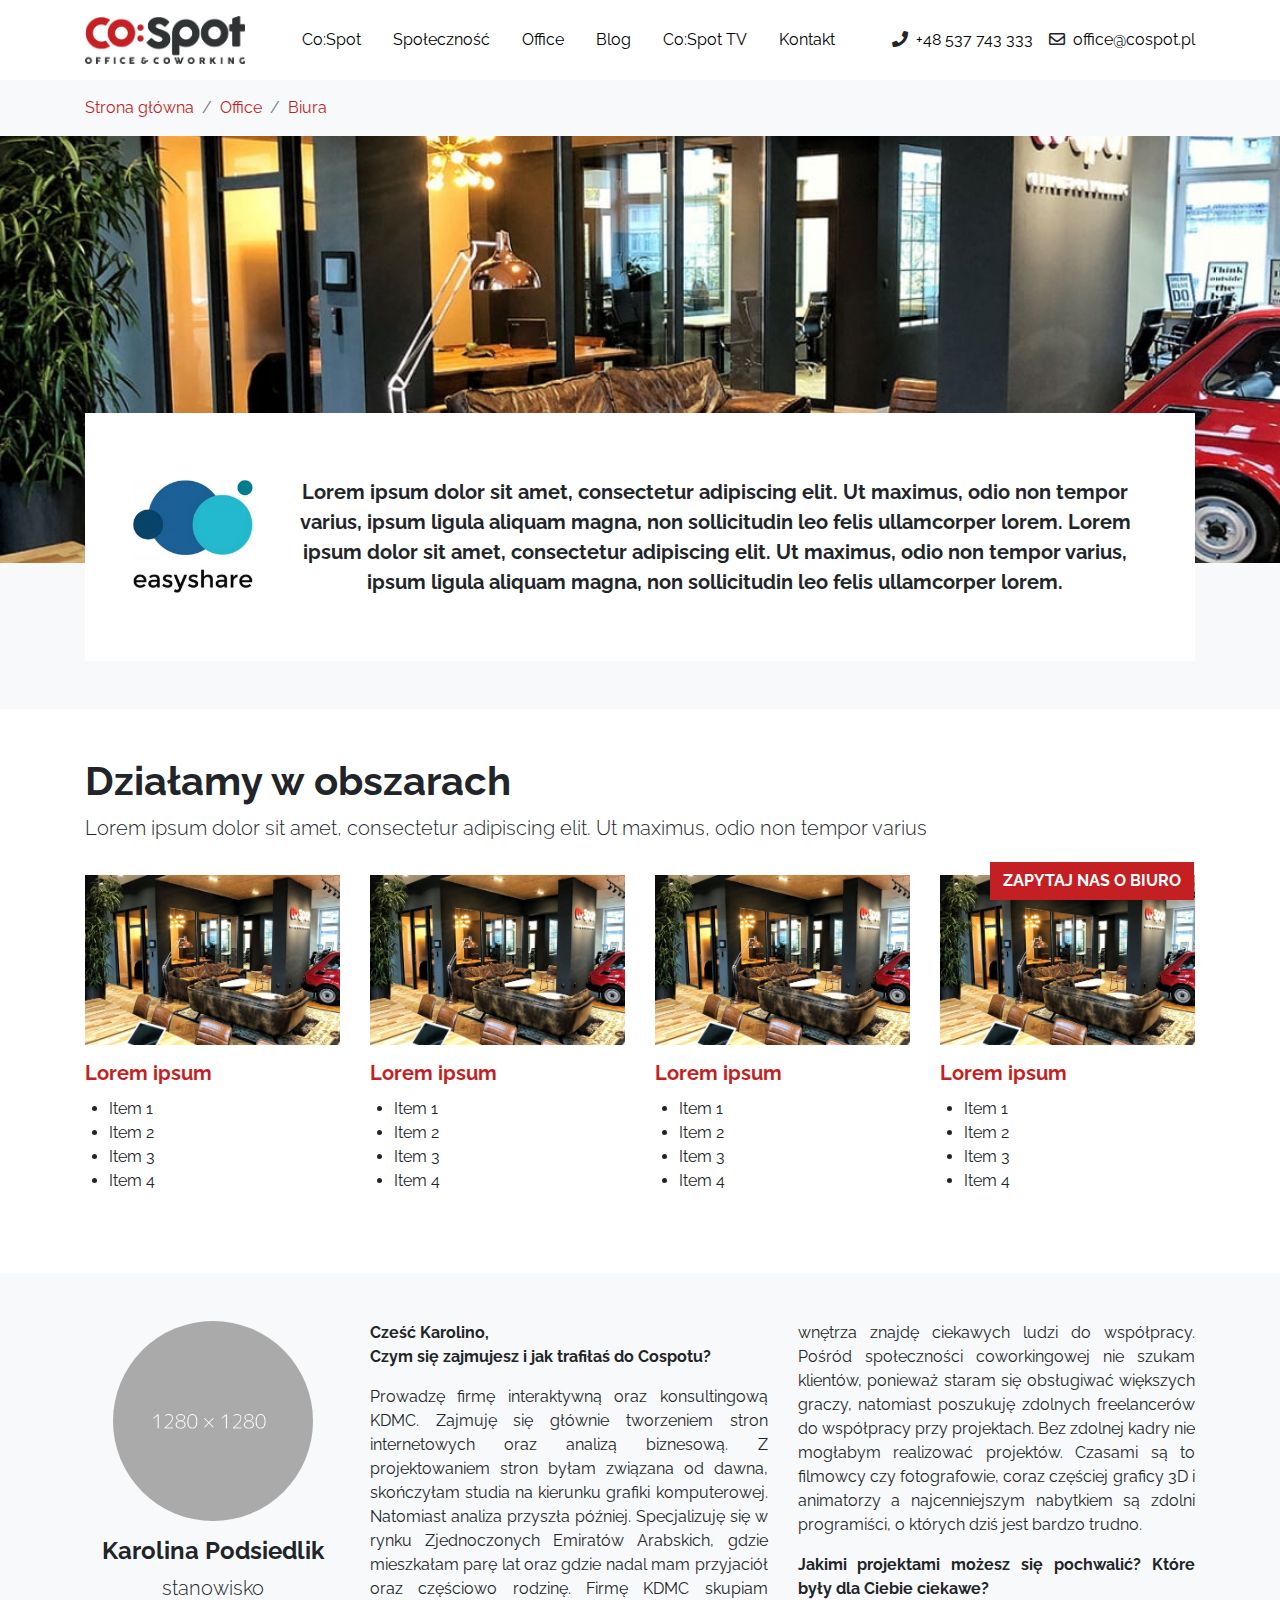
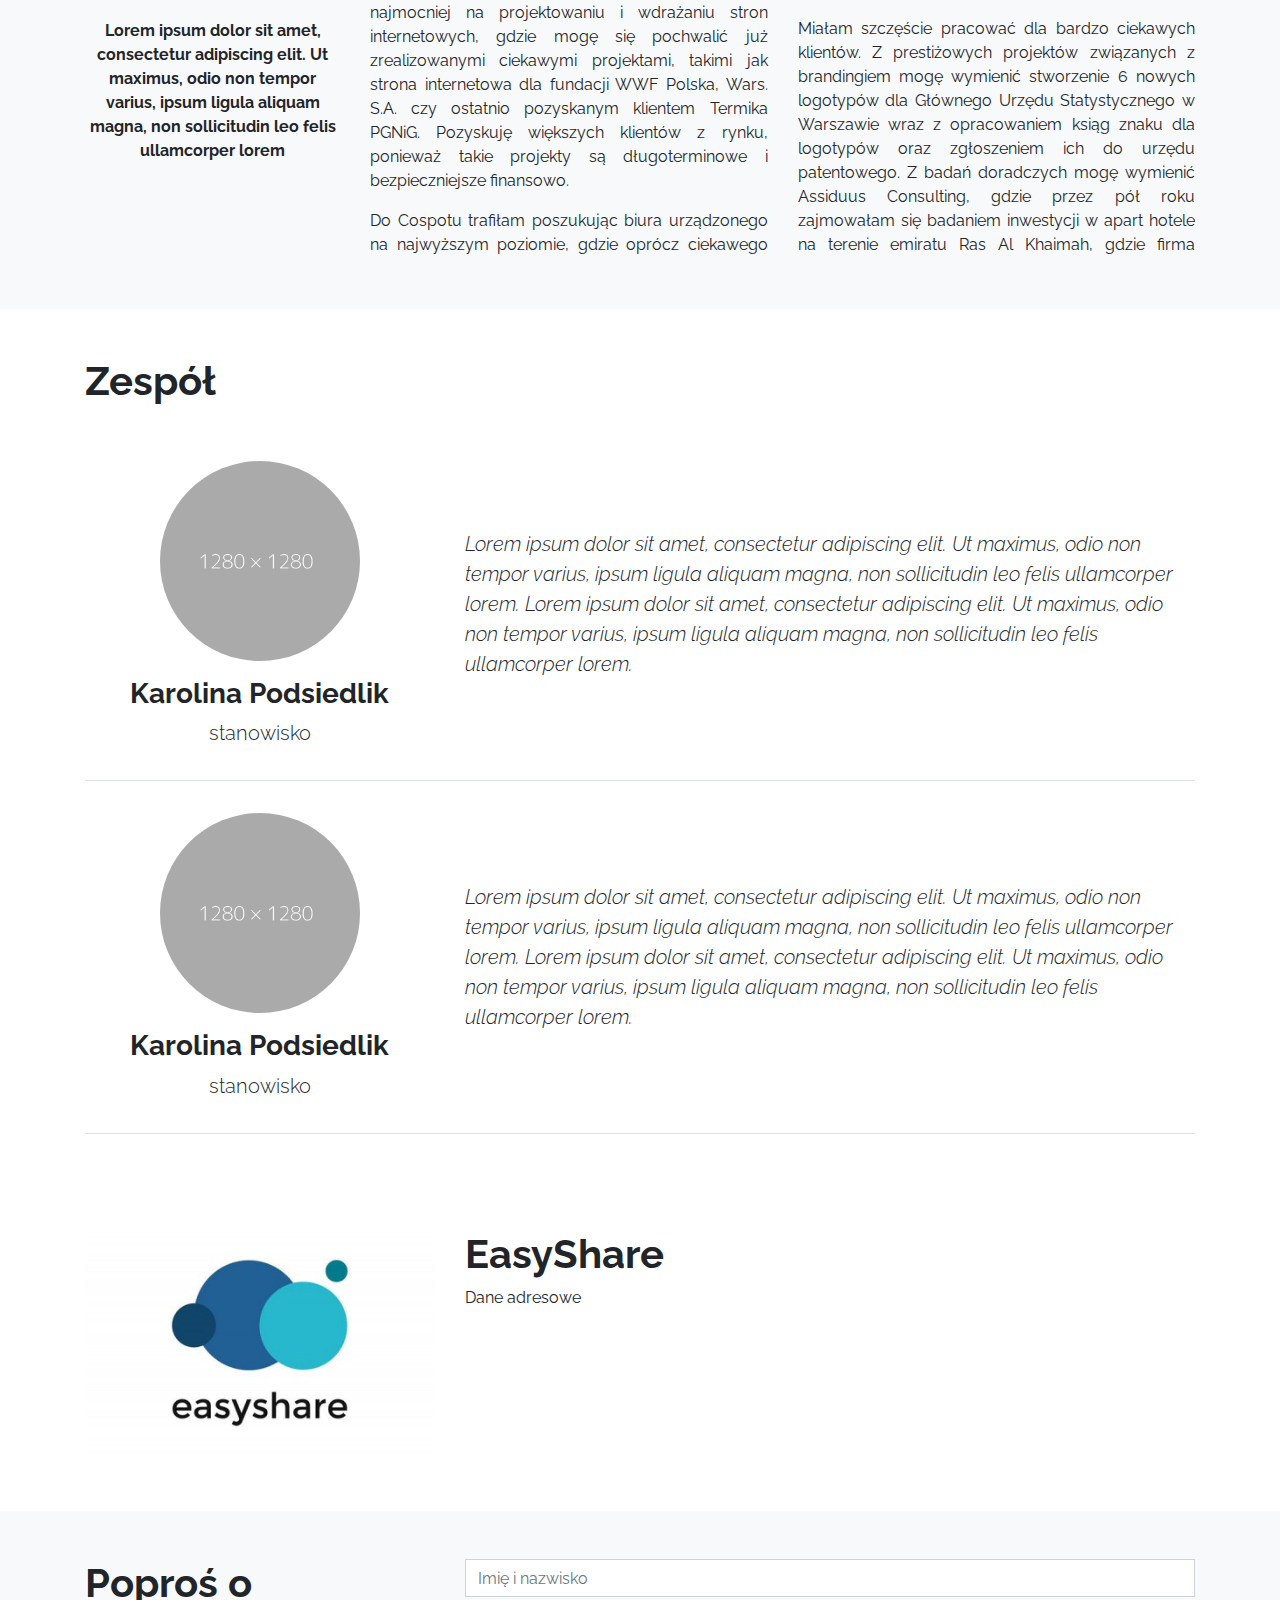
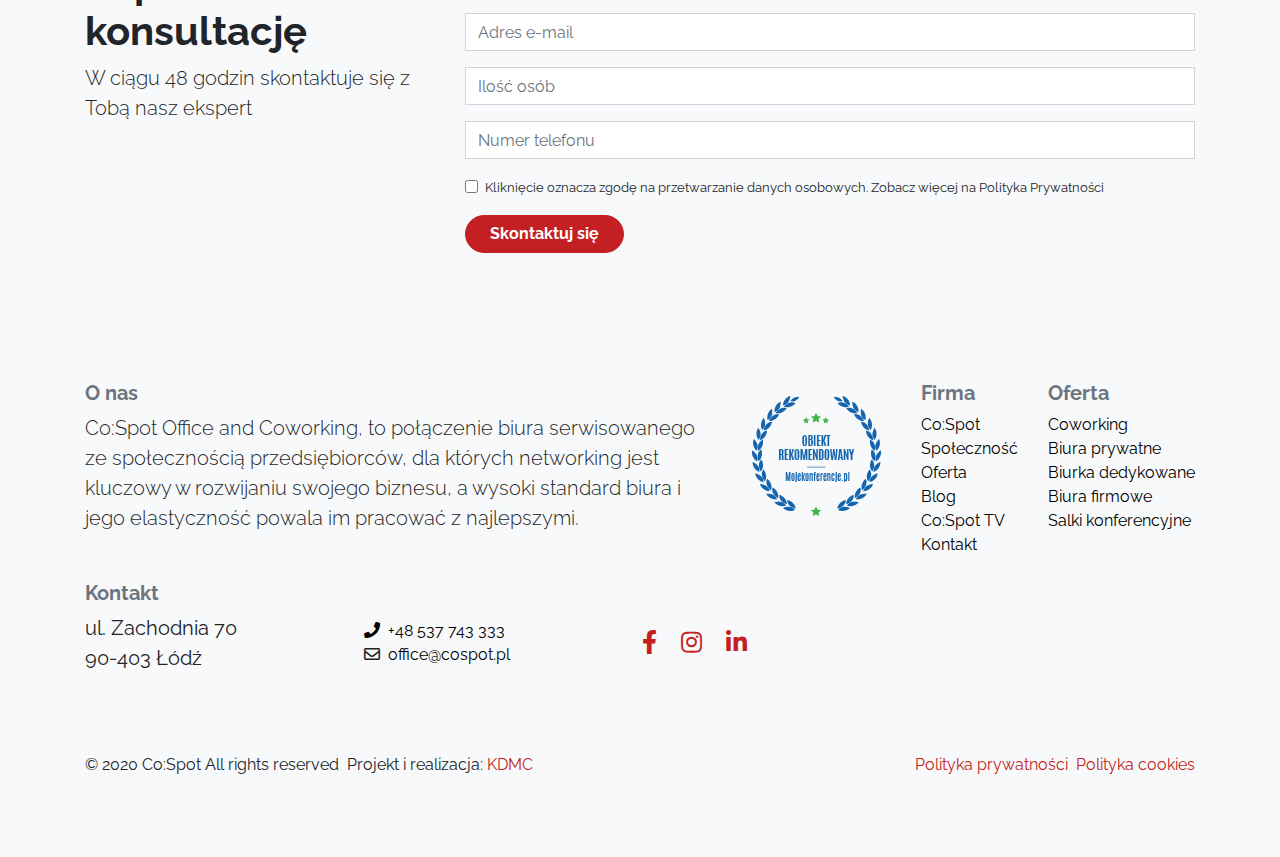
<file: company.html>
<!DOCTYPE html>
<html>

<head>
    <meta charset="utf-8">
    <meta name="viewport" content="width=device-width, initial-scale=1.0, shrink-to-fit=no">
    <title>CoSpot</title>
    <link rel="stylesheet" href="assets/bootstrap/css/bootstrap.min.css">
    <link rel="stylesheet" href="https://fonts.googleapis.com/css?family=Raleway:100,100i,200,200i,300,300i,400,400i,500,500i,600,600i,700,700i,800,800i,900,900i&amp;subset=latin-ext">
    <link rel="stylesheet" href="assets/fonts/fontawesome-all.min.css">
    <link rel="stylesheet" href="assets/css/bootstrap.css">
    <link rel="stylesheet" href="assets/css/libs/flickity.css">
    <link rel="stylesheet" href="assets/css/libs/jquery.fancybox.css">
    <link rel="stylesheet" href="assets/css/styles.compiled.css">
    <link rel="stylesheet" href="assets/css/styles/content-box.compiled.css">
    <link rel="stylesheet" href="assets/css/sections/header/main.compiled.css">
    <link rel="stylesheet" href="assets/css/sections/main/intro.compiled.css">
    <link rel="stylesheet" href="assets/css/sections/main/map.compiled.css">
    <link rel="stylesheet" href="assets/css/styles/opacity.compiled.css">
    <link rel="stylesheet" href="assets/css/styles/typography.compiled.css">
    <link rel="stylesheet" href="assets/css/styles/sizes.compiled.css">
    <link rel="stylesheet" href="assets/css/styles/flickity.compiled.css">
    <link rel="stylesheet" href="assets/css/bg-area.compiled.css">
    <link rel="stylesheet" href="assets/css/sticky-form.compiled.css">
    <link rel="stylesheet" href="assets/css/styles/modal.compiled.css">
</head>

<body>
    <div class="section__page">
        <header class="section__page__header">
            <div class="section__page__header__main">
                <div class="bg-white section__page__header__main__navbar">
                    <div class="container">
                        <div class="row justify-content-between align-items-center">
                            <div class="col-auto py-3">
                                <div class="row align-items-center">
                                    <div class="col-auto d-xl-none pr-0"><button class="btn btn-link text-dark p-0" type="button" data-toggle="modal" data-target="#menuModal"><span class="h2 mb-0"><i class="fas fa-bars"></i></span></button></div>
                                    <div class="col-auto"><a href="index.html"><img class="width--160" src="assets/img/logo-cospot.jpg"></a></div>
                                </div>
                            </div>
                            <div class="col-auto d-none d-xl-block py-3">
                                <ul class="nav mb-0">
                                    <li class="nav-item"><a class="nav-link text-dark" href="#">Co:Spot</a></li>
                                    <li class="nav-item"><a class="nav-link text-dark" href="companies.html">Społeczność</a></li>
                                    <li class="nav-item"><a class="nav-link text-dark" href="offices.html">Office</a></li>
                                    <li class="nav-item"><a class="nav-link text-dark" href="blog.html">Blog</a></li>
                                    <li class="nav-item"><a class="nav-link text-dark" href="#">Co:Spot TV</a></li>
                                    <li class="nav-item"><a class="nav-link text-dark" href="#">Kontakt</a></li>
                                </ul>
                            </div>
                            <div class="col-auto d-none d-md-block py-3">
                                <ul class="list-inline d-flex align-items-baseline mb-0">
                                    <li class="list-inline-item d-flex align-items-baseline mr-3"><i class="fas fa-phone mr-2"></i><a class="text-dark" href="#">+48 537 743 333</a></li>
                                    <li class="list-inline-item d-flex align-items-baseline"><i class="far fa-envelope mr-2"></i><a class="text-dark" href="#">office@cospot.pl</a></li>
                                </ul>
                            </div>
                            <div class="col-auto d-md-none py-3"><button class="btn btn-link btn-sm text-dark font-weight-bold p-0" type="button" data-toggle="modal" data-target="#contactModal">Kontakt</button></div>
                        </div>
                    </div>
                </div>
                <div class="modal fade mb-4" role="dialog" tabindex="-1" id="menuModal">
                    <div class="modal-dialog modal-lg" role="document">
                        <div class="modal-content">
                            <div class="modal-header d-flex justify-content-end border-0 p-0">
                                <div><button class="btn btn-link border-left border-bottom px-3" data-dismiss="modal" type="button"><span class="text-dark"><i class="fas fa-times"></i></span></button></div><button class="close" type="button" aria-label="Close" data-dismiss="modal"><span aria-hidden="true">×</span></button>
                            </div>
                            <div class="modal-body">
                                <div class="container">
                                    <div class="row">
                                        <div class="col">
                                            <ul class="list-unstyled d-flex flex-column align-items-center lead">
                                                <li><a class="text-dark d-block py-2" href="#">Co:Spot</a></li>
                                                <li><a class="text-dark d-block py-2" href="#">Społeczność</a></li>
                                                <li><a class="text-dark d-block py-2" href="#">Office</a></li>
                                                <li><a class="text-dark d-block py-2" href="#">Blog</a></li>
                                                <li><a class="text-dark d-block py-2" href="#">Co:Spot TV</a></li>
                                                <li><a class="text-dark d-block py-2" href="#">Kontakt</a></li>
                                            </ul>
                                        </div>
                                    </div>
                                </div>
                            </div>
                        </div>
                    </div>
                </div>
            </div>
        </header>
        <main>
            <div class="bg-light py-3">
                <div class="container">
                    <div class="row">
                        <div class="col">
                            <ol class="breadcrumb rounded-0 bg-transparent p-0 mb-0">
                                <li class="breadcrumb-item"><a href="#"><span>Strona główna</span></a></li>
                                <li class="breadcrumb-item"><a href="#"><span>Office</span></a></li>
                                <li class="breadcrumb-item"><a href="#"><span>Biura</span></a></li>
                            </ol>
                        </div>
                    </div>
                </div>
            </div>
            <div>
                <div class="container-fluid p-0">
                    <div class="row m-0">
                        <div class="col p-0">
                            <div class="content--box format--3-1">
                                <div><img src="assets/img/bg_2.jpg"></div>
                            </div>
                        </div>
                    </div>
                </div>
            </div>
            <div class="bg-light pb-5">
                <div class="container">
                    <div class="row">
                        <div class="col">
                            <div class="bg-white p-3 p-sm-4 p-md-5" style="margin-top: -150px;">
                                <div class="row align-items-center">
                                    <div class="col-12 col-md-auto py-3">
                                        <div class="d-flex justify-content-center"><a href="#"><img class="width--120" src="assets/img/mini_easyshare-logo-cospot-crop.png"></a></div>
                                    </div>
                                    <div class="col py-3">
                                        <p class="lead text-center font-weight-bold mb-0">Lorem ipsum dolor sit amet, consectetur adipiscing elit. Ut maximus, odio non tempor varius, ipsum ligula aliquam magna, non sollicitudin leo felis ullamcorper lorem.&nbsp;Lorem ipsum dolor sit amet, consectetur adipiscing elit. Ut maximus, odio non tempor varius, ipsum ligula aliquam magna, non sollicitudin leo felis ullamcorper lorem.</p>
                                    </div>
                                </div>
                            </div>
                        </div>
                    </div>
                </div>
            </div>
            <div class="py-5">
                <div class="container">
                    <div class="row">
                        <div class="col">
                            <h1 class="font-weight-bold">Działamy w obszarach</h1>
                            <p class="lead">Lorem ipsum dolor sit amet, consectetur adipiscing elit. Ut maximus, odio non tempor varius</p>
                            <div class="row align-items-center">
                                <div class="col-sm-6 col-lg-4 col-xl-3 py-3">
                                    <div class="card border-0 bg-transparent">
                                        <div class="content--box format--3-2">
                                            <div><img src="assets/img/bg_2.jpg"></div>
                                        </div>
                                        <div class="card-body p-0 mt-3">
                                            <h4 class="card-title h5 font-weight-bold"><a href="#">Lorem ipsum</a><br></h4>
                                            <ul class="pl-4">
                                                <li>Item 1</li>
                                                <li>Item 2</li>
                                                <li>Item 3</li>
                                                <li>Item 4</li>
                                            </ul>
                                        </div>
                                    </div>
                                </div>
                                <div class="col-sm-6 col-lg-4 col-xl-3 py-3">
                                    <div class="card border-0 bg-transparent">
                                        <div class="content--box format--3-2">
                                            <div><img src="assets/img/bg_2.jpg"></div>
                                        </div>
                                        <div class="card-body p-0 mt-3">
                                            <h4 class="card-title h5 font-weight-bold"><a href="#">Lorem ipsum</a><br></h4>
                                            <ul class="pl-4">
                                                <li>Item 1</li>
                                                <li>Item 2</li>
                                                <li>Item 3</li>
                                                <li>Item 4</li>
                                            </ul>
                                        </div>
                                    </div>
                                </div>
                                <div class="col-sm-6 col-lg-4 col-xl-3 py-3">
                                    <div class="card border-0 bg-transparent">
                                        <div class="content--box format--3-2">
                                            <div><img src="assets/img/bg_2.jpg"></div>
                                        </div>
                                        <div class="card-body p-0 mt-3">
                                            <h4 class="card-title h5 font-weight-bold"><a href="#">Lorem ipsum</a><br></h4>
                                            <ul class="pl-4">
                                                <li>Item 1</li>
                                                <li>Item 2</li>
                                                <li>Item 3</li>
                                                <li>Item 4</li>
                                            </ul>
                                        </div>
                                    </div>
                                </div>
                                <div class="col-sm-6 col-lg-4 col-xl-3">
                                    <div class="card border-0 bg-transparent">
                                        <div class="content--box format--3-2">
                                            <div><img src="assets/img/bg_2.jpg"></div>
                                        </div>
                                        <div class="card-body p-0 mt-3">
                                            <h4 class="card-title h5 font-weight-bold"><a href="#">Lorem ipsum</a><br></h4>
                                            <ul class="pl-4">
                                                <li>Item 1</li>
                                                <li>Item 2</li>
                                                <li>Item 3</li>
                                                <li>Item 4</li>
                                            </ul>
                                        </div>
                                    </div>
                                </div>
                            </div>
                        </div>
                    </div>
                </div>
            </div>
            <div class="bg-light py-5">
                <div class="container">
                    <div class="row">
                        <div class="col">
                            <div>
                                <div class="row">
                                    <div class="col-xl-3">
                                        <div class="d-flex justify-content-center mb-3">
                                            <div class="content--box width--200">
                                                <div class="rounded-circle"><img src="assets/img/sample-1280-1280.png"></div>
                                            </div>
                                        </div>
                                        <h3 class="text-center font-weight-bold h4">Karolina Podsiedlik</h3>
                                        <p class="lead text-center">stanowisko</p>
                                        <p class="text-center font-weight-bold">Lorem ipsum dolor sit amet, consectetur adipiscing elit. Ut maximus, odio non tempor varius, ipsum ligula aliquam magna, non sollicitudin leo felis ullamcorper lorem</p>
                                    </div>
                                    <div class="col">
                                        <div class="horizontal-scroll">
                                            <div class="columns">
                                                <p class="text-justify"><strong>Cześć Karolino,</strong><br><strong>Czym się zajmujesz i jak trafiłaś do Cospotu?</strong><br></p>
                                                <p class="text-justify">Prowadzę firmę interaktywną oraz konsultingową KDMC. Zajmuję się głównie tworzeniem stron internetowych oraz analizą biznesową. Z projektowaniem stron byłam związana od dawna, skończyłam studia na kierunku grafiki komputerowej. Natomiast analiza przyszła później. Specjalizuję się w rynku Zjednoczonych Emiratów Arabskich, gdzie mieszkałam parę lat oraz gdzie nadal mam przyjaciół oraz częściowo rodzinę. Firmę KDMC skupiam najmocniej na projektowaniu i wdrażaniu stron internetowych, gdzie mogę się pochwalić już zrealizowanymi ciekawymi projektami, takimi jak strona internetowa dla fundacji WWF Polska, Wars. S.A. czy ostatnio pozyskanym klientem Termika PGNiG. Pozyskuję większych klientów z rynku, ponieważ takie projekty są długoterminowe i bezpieczniejsze finansowo.&nbsp;<br></p>
                                                <p class="text-justify">Do Cospotu trafiłam poszukując biura urządzonego na najwyższym poziomie, gdzie oprócz ciekawego wnętrza znajdę ciekawych ludzi do współpracy. Pośród społeczności coworkingowej nie szukam klientów, ponieważ staram się obsługiwać większych graczy, natomiast poszukuję zdolnych freelancerów do współpracy przy projektach. Bez zdolnej kadry nie mogłabym realizować projektów. Czasami są to filmowcy czy fotografowie, coraz częściej graficy 3D i animatorzy a najcenniejszym nabytkiem są zdolni programiści, o których dziś jest bardzo trudno.&nbsp;<br></p>
                                                <p class="text-justify"><strong>Jakimi projektami możesz się pochwalić? Które były dla Ciebie ciekawe?</strong><br></p>
                                                <p class="text-justify">Miałam szczęście pracować dla bardzo ciekawych klientów. Z prestiżowych projektów związanych z brandingiem mogę wymienić stworzenie 6 nowych logotypów dla Głównego Urzędu Statystycznego w Warszawie wraz z opracowaniem ksiąg znaku dla logotypów oraz zgłoszeniem ich do urzędu patentowego. Z badań doradczych mogę wymienić Assiduus Consulting, gdzie przez pół roku zajmowałam się badaniem inwestycji w apart hotele na terenie emiratu Ras Al Khaimah, gdzie firma Assiduus miała wejść jako partner dla tej inwestycji. Mniejszym wyzwaniem, ale jednocześnie bliskim mojemy sercu była ostatnio oddana strona dla fundacji WWF Polska, czy też strona internetowa dla szpitala w Krakowie, w którym organizowane są szkolenia dla opiekunów osób starszych. Z ważniejszych stron internetowych mogę również wymienić tą zrealizowaną dla Wars. S.A.&nbsp;<br></p>
                                                <p class="lead text-center text-black-50 py-3 border-top border-bottom font-weight-normal"><em>Myślę, że w przypadku branży informatycznej, na razie mocno zdominowanej przez mężczyzn, pojawia się coraz więcej odważnych kobiet</em><br></p>
                                                <p class="text-justify">Bardzo emocjonuje mnie przyszła współpraca z PGNiG, będzie realizować nowy portal wraz z późniejszą rozbudową serwisu i opieką nad nim przez okres 3 lat. Mam szerokie plany rozwojowe na 2020 rok, również związane z rozszerzeniem działań na rynkach zagranicznych.<br></p>
                                                <p class="text-justify"><strong>Jakie dziedziny firmy chciałabyś rozwinąć?</strong><br></p>
                                                <p class="text-justify">Pod względem specjalizacji chciałabym wejść na rynek aplikacji mobilnych oraz grafiki 3D. Wynika to przede wszystkim z potrzeby rynku, jest ogromna popyt na tego typu prace. Dopóki rynek jest tak chłonny pojawia się duża możliwość zarobkowa.&nbsp;<br></p>
                                                <p class="text-justify"><strong>Jak postrzegasz siebie i swoją firmę w przyszłości?</strong><br></p>
                                                <p class="text-justify">Sądzę, że wiele osób chce osiągnąć wielki sukces, ale nie jest w stanie do końca zobaczyć gdzie chcą być za 5 czy 10 lat. Ja nie mam takich planów, ponieważ skromnie mówiąc o sobie, uważam się raczej za brokera pozyskującego ciekawe projekty czy wyzwania niż za wielkiego przedsiębiorcę. Życzyłabym sobie dalszego sukcesu w pozyskiwaniu coraz większych marek oraz ich projektów do prowadzenia oraz do rozwinięcia siebie jako lepszego managera. Pozyskując ciekawsze projekty zyskam lepszą kadrę wykonawców i większy budżet a wówczas firma sama się rozwinie. Widzę to na kilka sposób. Po pierwsze wykonując długotrwałe projekty informatyczne dla znanych marek. Po drugie sprzedając czas i wiedzę zespołu dla większych koncernów, również informatycznych. Po trzecie, poprzez określenie własnego produktu informatycznego B2C. Zobaczymy który sposób sprawdzi się w moim przypadku najlepiej.<br></p>
                                                <p><strong>Czy kobiecie łatwo jest prowadzić biznes związany z informatyką?</strong><br></p>
                                                <p class="text-justify">Dla mnie nigdy nie było to trudne, być może wynika to z mojej osobowości. Jeśli czegoś nie wiem to pytam. Zawsze idę do przodu. Lepiej pracuje mi się z mężczyznami, są nastawieni na cele i mniej emocjonalni. W Emiratach pracowałam jako broker i nigdy nie spotkałam się z degradacją ze strony mężczyzn. Myślę, że w przypadku branży informatycznej, na razie mocno zdominowanej przez mężczyzn, pojawia się coraz więcej odważnych kobiet. Biorąc pod uwagę że w programowaniu liczy się cierpliwość i spostrzegawczość, sądzę, że wiele Pań świetnie by się w takim zawodzie sprawdziło.&nbsp;<br></p>
                                                <p class="text-justify"><strong>Co uważasz za swój sukces? Jakie są problemy lub przeszkody z jakim się spotykasz na codzień w pracy a co najbardziej Cię cieszy?</strong><br></p>
                                                <p class="text-justify">Pracuję głównie z klientem instytucjonalnym, co oznacza wymóg dokładności i oddania projektu w terminie bez usterek. Mogę to wymienić jako największy plus. Lubię uporządkowanie i konkretne ramy działania. System 0-1 daje mi poczucie bezpieczeństwa. Nie lubię chaosu i emocjonalności klientów prywatnych. Oczywiście i takie zlecenia czasami przyjmuję. Dość trudnym elementem mojej pracy jest wymóg samodyscypliny i walki ze zniechęceniem, które pojawia się w każdej pracy. Najczęściej spędzam czas śledząc dokumentację oraz umowy, co akurat bardzo mi odpowiada. Najbardziej cieszy mnie zakończony z sukcesem projekt oraz pojawiająca się szansa na nowe ciekawe wyzwanie. Sam początek i koniec procesu uważam za najciekawszy i najbardziej emocjonujący.&nbsp;<br></p>
                                                <p class="text-justify"><strong>Wracając jeszcze do epizodu bycia brokerem w Dubaju, co sprawiło że wróciłaś do branży IT?</strong><br></p>
                                                <p class="text-justify">Przyjeżdżając do Zjednoczonych Emiratów Arabskich miałam wielkie nadzieje związane z tym krajem. Pracę jako broker znalazłam bardzo szybko, od kolegi dowiedziałam się o otwarciu nowego znanego biura pośrednictwa Engel&amp;Volkers i postanowiłam spróbować swoich sił w nowym zawodzie. Pomimo że firma Engel&amp;Volkers to jedna z najlepszych firm brokerskich na świecie, a ja otrzymałam wyróżnienie za swoją pracę - 1 z 5 najlepszych brokerów w dziale leasingu, to zawsze brakowało mi informatyki. Praca brokera nieruchomości różni się od znacznie od ścisłej pracy prowadzenia projektów. Brakowało mi uporządkowania, pracy z komputerem. Pasują do mnie bardziej spokojnie, wymagające skupienia zadania, w których mam pojawiają się pewnego rodzaju łamigówki do rozwiązania niż ciągły kontakt z ludźmi w głośnym otoczeniu. Podczas pracy w zawodzie brokera starałam się mieć czas na realizację swoich pasji, takich jak malowanie obrazów i czytanie książek. Miałam też styczność z informatyką dzięki pracy męża. Poznałam wielu ciekawych przedsiębiorców związanych z branżą gier i filmów. Chciałam wrócić do branży IT, ale niestety w Emiratach ta branża jest zdominowana przez mężczyzn z krajów azjatyckich, jak Indie.<br></p>
                                                <p class="text-justify"><strong>Nie pochodzisz z Łodzi prawda? Co sprawiło, że akurat tutaj trafiłaś?</strong><br></p>
                                                <p class="text-justify">Faktycznie, pochodzę ze Szczecina, którego zawsze gdziekolwiek jestem mi brakuje. Zawsze tęsknie za rodziną, z która jestem bardzo związana, bliskością morza czy multikulturowego Berlina, położonego zaledwie 100 km od Szczecina.<br></p>
                                                <p class="text-justify">Do Łodzi przyjechałam prosto ze Zjednoczonych Emiratów Arabskich ze względu na pracę mojego męża, który pracuje w jeden z większych firm informatycznych i często podróżuje. Czasami kontrakt z klientem wymaga przeniesienia ośrodka życia, więc muszę być elastyczna w podejściu do wyjazdów. Wkrótce mamy się przenieść ponownie za granicę na jakiś czas, liczę że na krótko. Jestem patriotką, uważam, że nie ma lepszego miejsca do życia niż Polska. Mamy tu góry, lasy, morze, jeziora, cztery pory roku. Mieszkając za granicą przez wiele lat zrozumiałam jak ważne są wspólne tradycje i kultura, poczucie humoru. Pomimo, że w Łodzi mieszkam bardzo krótko i w dodatku z przerwami to czuję się tu jak w drugim domu, zdążyliśmy również kupić tu z mężem nieruchomość. Po pierwsze z uwagi na nasze oczarowanie miastem i jego unikalnym klimatem, a po drugie z uwagi na szybki rozwój miasta, co wskazuje na dobrą lokatę kapitału. Ceny nieruchomości w Łodzi wciąż pną się w górę a miasto szybko się rozwija przyciągając przedsiębiorców.&nbsp;<br></p>
                                                <p class="text-justify"><strong>Czy lubisz atmosferę Cospotu?</strong><br></p>
                                                <p class="text-justify">Właściciela budynku, w którym mieści się Cospot, poznałam zanim powstało biuro. Z siermiężnego budynku w stylu lat 70 powoli zmienia się w biuro na poziomie co najmniej zagranicznego giganta WeWork. Zaimponował mi rozmach i odwaga wizji. Odkryte cegły, mech na ścianie, loftowo unikalne wnętrza to nie wszystko. Właściciele Artur i Teresa wkładają tu prawdziwe serce, są obok, dla ludzi i społeczności. Atmosferę tworzą też inni członkowie, z niektórymi bardzo się zaprzyjaźniłam, odnajdując jako nowy przybysz coś więcej niż relację biurową. Poznałam przyjaciół, dzięki którym czuję się jak w domu. Mogę zaufać kiedy wyjeżdżam zostawiając pod opiekę dom i zwierzęta. Nie wspominając o świetnych podwykonawcach, bez których nie mogłabym w ogóle prowadzić biznesu.&nbsp;<br></p>
                                                <p class="text-justify"><strong>Czy poleciłabyś Cospot znajomym?</strong><br></p>
                                                <p class="text-justify">Jak najbardziej, analizując rynek łódzki nie ma lepszej lokalizacji na biuro. Poziom wykończenia wnętrza jest wprost niespotykany, w porównaniu nie tylko do podobnych biur w Polsce, ale i na świecie. Ciekawa społeczność tworząca Cospot jak dziennikarze z portalu TuŁódź, czy architekt wnętrz pochodząca z Chile dodają klimatu. Najbardziej zdumiewa mnie różnorodność osobowości tworzącej społeczność. Łodzianie zaskoczyli mnie swoją wylewnością, otwartością oraz mocnym charakterem. Spotkałam tu ludzi którzy są bardzo oryginalni i nie boją się tego pokazać. Po pobycie w Emiratach gdzie głównie spędzałam czas z duńczykami oraz lokalnymi mieszkańcami, ta wylewność wydawała mi się dziwna i męcząca, ale teraz bardzo ją doceniam. Ludzie tu są szczerzy i uczciwi. Jeśli wyjadę za granicę to na pewno będę chciała tu wrócić. Do tej naszej Cospotowej społeczności i Łodzian w ogóle.&nbsp;<br></p>
                                            </div>
                                        </div>
                                    </div>
                                </div>
                            </div>
                        </div>
                    </div>
                </div>
            </div>
            <div class="py-5">
                <div class="container">
                    <div class="row">
                        <div class="col">
                            <h1 class="font-weight-bold mb-4">Zespół</h1>
                            <div class="border-bottom py-3">
                                <div class="row align-items-center">
                                    <div class="col-xl-4 py-3">
                                        <div class="d-flex justify-content-center mb-3">
                                            <div class="content--box width--200">
                                                <div class="rounded-circle"><img src="assets/img/sample-1280-1280.png"></div>
                                            </div>
                                        </div>
                                        <h3 class="text-center font-weight-bold">Karolina Podsiedlik</h3>
                                        <p class="lead text-center mb-0">stanowisko</p>
                                    </div>
                                    <div class="col py-3">
                                        <p class="lead mb-0"><em>Lorem ipsum dolor sit amet, consectetur adipiscing elit. Ut maximus, odio non tempor varius, ipsum ligula aliquam magna, non sollicitudin leo felis ullamcorper lorem.&nbsp;Lorem ipsum dolor sit amet, consectetur adipiscing elit. Ut maximus, odio non tempor varius, ipsum ligula aliquam magna, non sollicitudin leo felis ullamcorper lorem.&nbsp;</em></p>
                                    </div>
                                </div>
                            </div>
                            <div class="border-bottom py-3">
                                <div class="row align-items-center">
                                    <div class="col-xl-4 py-3">
                                        <div class="d-flex justify-content-center mb-3">
                                            <div class="content--box width--200">
                                                <div class="rounded-circle"><img src="assets/img/sample-1280-1280.png"></div>
                                            </div>
                                        </div>
                                        <h3 class="text-center font-weight-bold">Karolina Podsiedlik</h3>
                                        <p class="lead text-center mb-0">stanowisko</p>
                                    </div>
                                    <div class="col py-3">
                                        <p class="lead mb-0"><em>Lorem ipsum dolor sit amet, consectetur adipiscing elit. Ut maximus, odio non tempor varius, ipsum ligula aliquam magna, non sollicitudin leo felis ullamcorper lorem.&nbsp;Lorem ipsum dolor sit amet, consectetur adipiscing elit. Ut maximus, odio non tempor varius, ipsum ligula aliquam magna, non sollicitudin leo felis ullamcorper lorem.&nbsp;</em></p>
                                    </div>
                                </div>
                            </div>
                        </div>
                    </div>
                </div>
            </div>
            <div class="py-5">
                <div class="container">
                    <div class="row">
                        <div class="col-xl-4"><img class="img-fluid" src="assets/img/mini_easyshare-logo-cospot.jpg"></div>
                        <div class="col">
                            <h1 class="font-weight-bold">EasyShare</h1>
                            <p>Dane adresowe</p>
                        </div>
                    </div>
                </div>
            </div>
            <div class="bg-light py-5">
                <div class="container">
                    <div class="row">
                        <div class="col-md-6 col-lg-4">
                            <h2 class="h1 font-weight-bold">Poproś o konsultację</h2>
                            <p class="lead">W ciągu 48&nbsp;godzin skontaktuje się z Tobą nasz ekspert<br></p>
                        </div>
                        <div class="col">
                            <form>
                                <div class="form-row">
                                    <div class="col-12">
                                        <div class="form-group"><input class="form-control" type="text" placeholder="Imię i nazwisko"></div>
                                    </div>
                                </div>
                                <div class="form-row">
                                    <div class="col-12">
                                        <div class="form-group"><input class="form-control" type="email" placeholder="Adres e-mail"></div>
                                    </div>
                                    <div class="col-12">
                                        <div class="form-group"><input class="form-control" type="number" placeholder="Ilość osób"></div>
                                    </div>
                                </div>
                                <div class="form-row">
                                    <div class="col-12">
                                        <div class="form-group"><input class="form-control" type="tel" placeholder="Numer telefonu"></div>
                                    </div>
                                </div>
                                <div class="form-row">
                                    <div class="col-12">
                                        <div class="form-group">
                                            <div class="form-check"><input class="form-check-input" type="checkbox" id="formCheck-1"><label class="form-check-label" for="formCheck-1"><small>Kliknięcie oznacza zgodę na przetwarzanie danych osobowych. Zobacz więcej na Polityka Prywatności</small></label></div>
                                        </div>
                                    </div>
                                </div>
                                <div class="form-row">
                                    <div class="col-12">
                                        <div class="form-group"><button class="btn btn-primary font-weight-bold rounded-pill px-4" type="button">Skontaktuj się</button></div>
                                    </div>
                                </div>
                            </form>
                        </div>
                    </div>
                </div>
            </div>
            <div>
                <div class="modal fade mb-4" role="dialog" tabindex="-1" id="contactModal">
                    <div class="modal-dialog modal-lg" role="document">
                        <div class="modal-content">
                            <div class="modal-header d-flex justify-content-end border-0 p-0">
                                <div><button class="btn btn-link border-left border-bottom px-3" data-dismiss="modal" type="button"><span class="text-dark"><i class="fas fa-times"></i></span></button></div><button class="close" type="button" aria-label="Close" data-dismiss="modal"><span aria-hidden="true">×</span></button>
                            </div>
                            <div class="modal-body">
                                <div class="container">
                                    <div class="row">
                                        <div class="col">
                                            <ul class="list-inline d-flex justify-content-between align-items-baseline flex-wrap lead">
                                                <li class="list-inline-item text-primary d-flex align-items-baseline mr-3 my-1"><i class="fas fa-phone mr-2"></i><a class="text-nowrap text-primary" href="#">+48 537 743 333</a></li>
                                                <li class="list-inline-item text-primary d-flex align-items-baseline my-1"><i class="far fa-envelope mr-2"></i><a class="text-primary" href="#">office@cospot.pl</a></li>
                                            </ul>
                                            <hr>
                                            <h3 class="h5 font-weight-bold">Poproś o konsultację</h3>
                                            <p>W ciągu 48&nbsp;godzin skontaktuje się z Tobą nasz ekspert<br></p>
                                            <form>
                                                <div class="form-row">
                                                    <div class="col-12">
                                                        <div class="form-group"><input class="form-control" type="text" placeholder="Imię i nazwisko"></div>
                                                    </div>
                                                </div>
                                                <div class="form-row">
                                                    <div class="col-12">
                                                        <div class="form-group"><input class="form-control" type="email" placeholder="Adres e-mail"></div>
                                                    </div>
                                                </div>
                                                <div class="form-row">
                                                    <div class="col-12">
                                                        <div class="form-group"><input class="form-control" type="tel" placeholder="Numer telefonu"></div>
                                                    </div>
                                                </div>
                                                <div class="form-row">
                                                    <div class="col-12">
                                                        <div class="form-group">
                                                            <div class="form-check"><input class="form-check-input" type="checkbox" id="formCheck-1"><label class="form-check-label" for="formCheck-1"><small>Kliknięcie oznacza zgodę na przetwarzanie danych osobowych. Zobacz więcej na Polityka Prywatności</small></label></div>
                                                        </div>
                                                    </div>
                                                </div>
                                                <div class="form-row">
                                                    <div class="col-12">
                                                        <div class="form-group"><button class="btn btn-primary btn-block font-weight-bold" type="button">Skontaktuj się</button></div>
                                                    </div>
                                                </div>
                                            </form>
                                        </div>
                                    </div>
                                </div>
                            </div>
                        </div>
                    </div>
                </div>
            </div>
            <div class="fixed-bottom">
                <div class="container px-0 px-sm-3">
                    <div class="row justify-content-sm-end">
                        <div class="col-sm-auto"><button class="btn btn-primary btn-block text-uppercase font-weight-bold" type="button" data-toggle="modal" data-target="#contactModal"><span>Zapytaj nas o biuro</span></button></div>
                    </div>
                </div>
            </div>
        </main>
        <footer class="bg-light">
            <div class="py-5">
                <div class="container">
                    <div class="row justify-content-between">
                        <div class="col py-3">
                            <div class="row">
                                <div class="col">
                                    <h2 class="text-muted h5 font-weight-bold">O nas</h2>
                                    <p class="lead">Co:Spot Office and Coworking, to połączenie biura serwisowanego ze społecznością przedsiębiorców, dla których networking jest kluczowy w rozwijaniu swojego biznesu, a wysoki standard biura i jego elastyczność powala im pracować z najlepszymi.<br></p>
                                </div>
                                <div class="col-sm-auto">
                                    <div class="d-flex"><a href="https://www.mojekonferencje.pl/lodz/cospot-office-coworking" target="_blank"><img src="assets/img/obiekt_rekomendowany.png"></a></div>
                                </div>
                            </div>
                            <div class="row mt-3">
                                <div class="col py-3">
                                    <h3 class="text-muted h5 font-weight-bold">Kontakt</h3>
                                    <div class="row align-items-center">
                                        <div class="col-sm-6 col-md-4">
                                            <p class="lead mb-3 font-weight-normal">ul. Zachodnia 70<br>90-403 Łódź</p>
                                        </div>
                                        <div class="col-sm-6 col-md-4">
                                            <ul class="list-unstyled mb-3">
                                                <li class="text-dark"><i class="fas fa-phone mr-2"></i><a class="text-dark" href="#">+48 537 743 333</a></li>
                                                <li><i class="far fa-envelope mr-2"></i><a class="text-dark" href="#">office@cospot.pl</a></li>
                                            </ul>
                                        </div>
                                        <div class="col-md-4">
                                            <ul class="list-inline d-flex align-items-center mb-3">
                                                <li class="list-inline-item mr-4"><a class="h4 mb-0" href="#"><i class="fab fa-facebook-f"></i></a></li>
                                                <li class="list-inline-item mr-4"><a class="text-primary h4 mb-0" href="#"><i class="fab fa-instagram"></i></a></li>
                                                <li class="list-inline-item mr-4"><a class="text-primary h4 mb-0" href="#"><i class="fab fa-linkedin-in"></i></a></li>
                                            </ul>
                                        </div>
                                    </div>
                                </div>
                            </div>
                        </div>
                        <div class="col-lg-auto">
                            <div class="row justify-content-start">
                                <div class="col-sm-4 col-lg-auto py-3">
                                    <h3 class="text-muted h5 font-weight-bold">Firma</h3>
                                    <ul class="list-unstyled mb-0">
                                        <li><a class="text-left text-dark" href="#">Co:Spot</a></li>
                                        <li><a class="text-dark" href="#">Społeczność</a></li>
                                        <li><a class="text-dark" href="#">Oferta</a></li>
                                        <li><a class="text-dark" href="#">Blog</a></li>
                                        <li><a class="text-dark" href="#">Co:Spot TV</a></li>
                                        <li><a class="text-dark" href="#">Kontakt</a></li>
                                    </ul>
                                </div>
                                <div class="col-sm-4 col-lg-auto py-3">
                                    <h3 class="text-muted h5 font-weight-bold">Oferta</h3>
                                    <ul class="list-unstyled mb-0">
                                        <li><a class="text-left text-dark" href="#">Coworking</a></li>
                                        <li><a class="text-dark" href="#">Biura prywatne</a></li>
                                        <li><a class="text-dark" href="#">Biurka dedykowane</a></li>
                                        <li><a class="text-dark" href="#">Biura firmowe</a></li>
                                        <li class="text-dark"><a class="text-dark" href="#">Salki konferencyjne</a></li>
                                    </ul>
                                </div>
                            </div>
                        </div>
                    </div>
                    <div class="row justify-content-lg-between my-3">
                        <div class="col-lg-auto order-1 order-lg-2 py-3">
                            <ul class="list-inline d-flex justify-content-center mb-0">
                                <li class="list-inline-item"><a href="#">Polityka prywatności</a></li>
                                <li class="list-inline-item"><a href="#">Polityka cookies</a></li>
                            </ul>
                        </div>
                        <div class="col-lg-auto order-2 order-lg-1 py-3">
                            <ul class="list-inline d-flex flex-column align-items-center flex-lg-row mb-0">
                                <li class="list-inline-item">© 2020 Co:Spot All rights reserved</li>
                                <li class="list-inline-item">Projekt i realizacja:&nbsp;<a href="#">KDMC</a></li>
                            </ul>
                        </div>
                    </div>
                </div>
            </div>
        </footer>
    </div>
    <script src="assets/js/jquery.min.js"></script>
    <script src="assets/bootstrap/js/bootstrap.min.js"></script>
    <script src="assets/js/libs/flickity.pkgd.js"></script>
    <script src="assets/js/libs/jquery.fancybox.js"></script>
    <script src="assets/js/svg.js"></script>
    <script src="assets/js/flickity.js"></script>
    <script src="assets/js/sticky-form.js"></script>
</body>

</html>
</file>
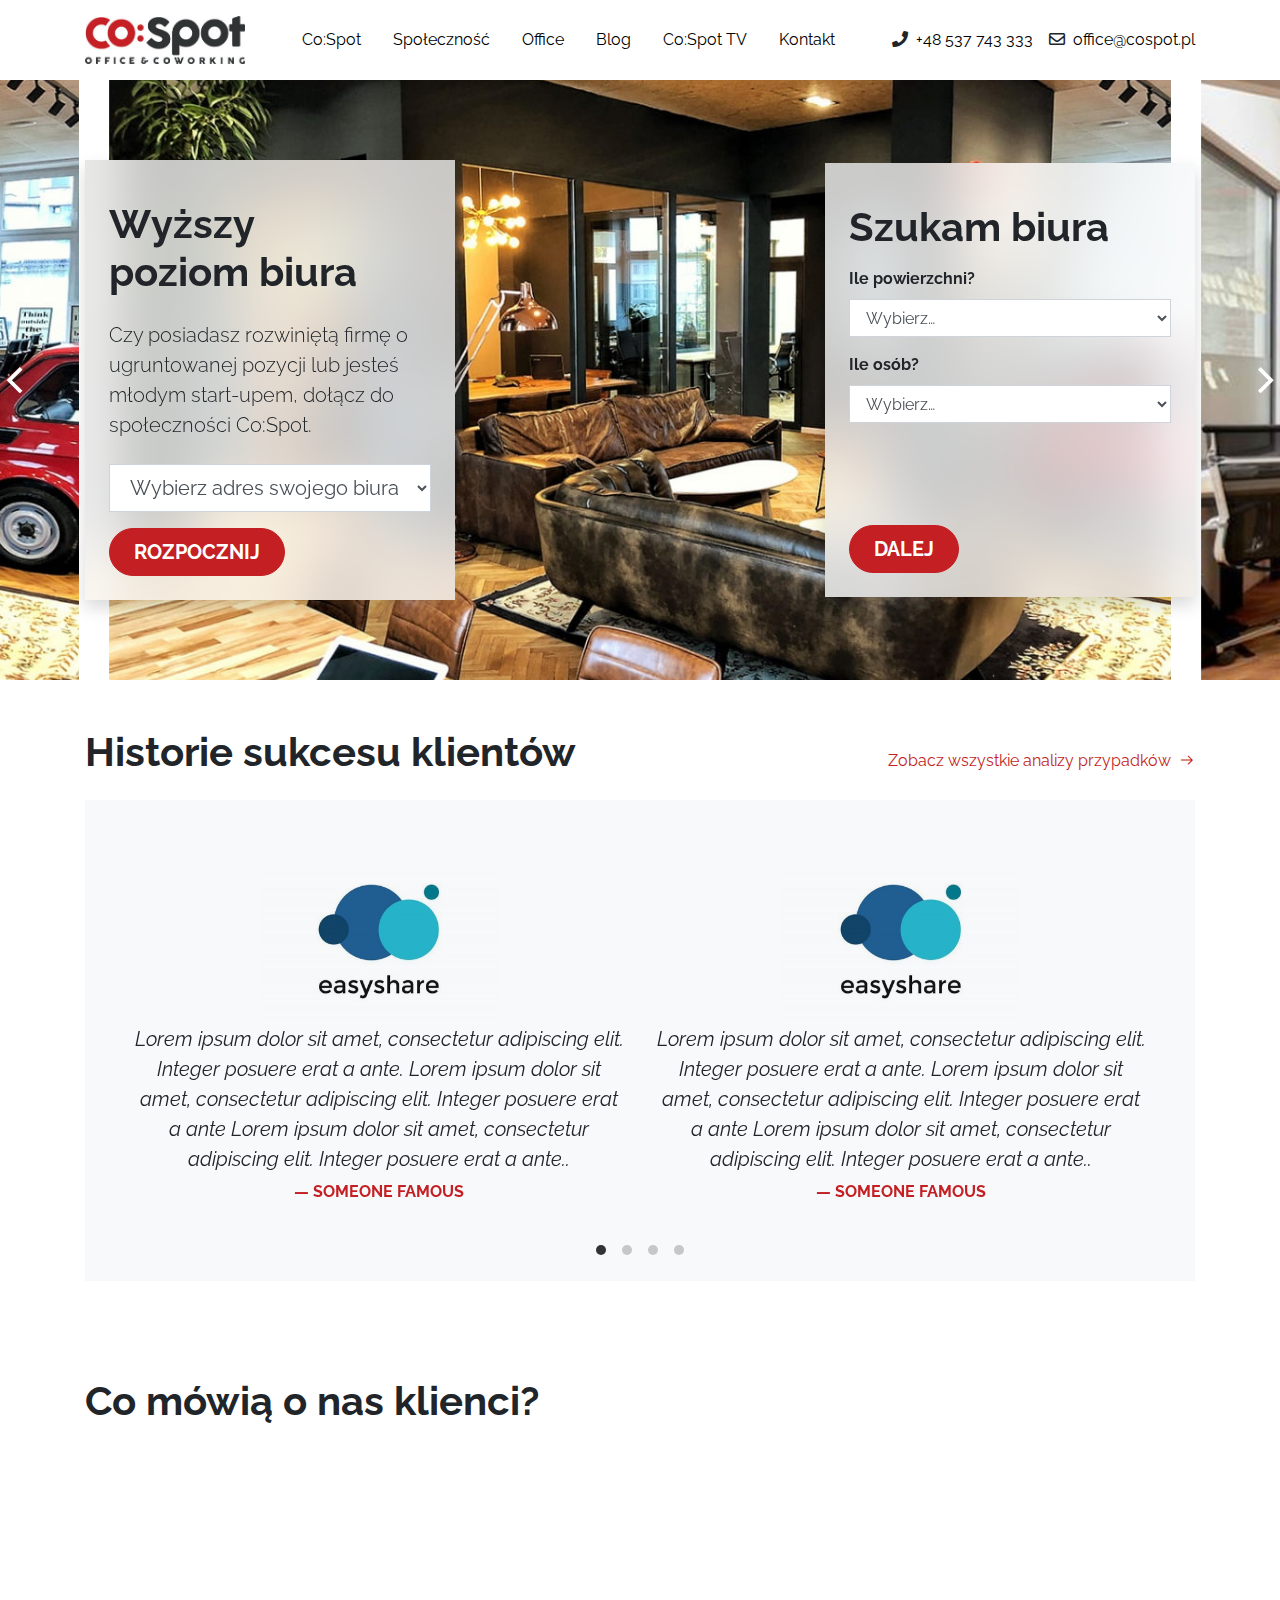
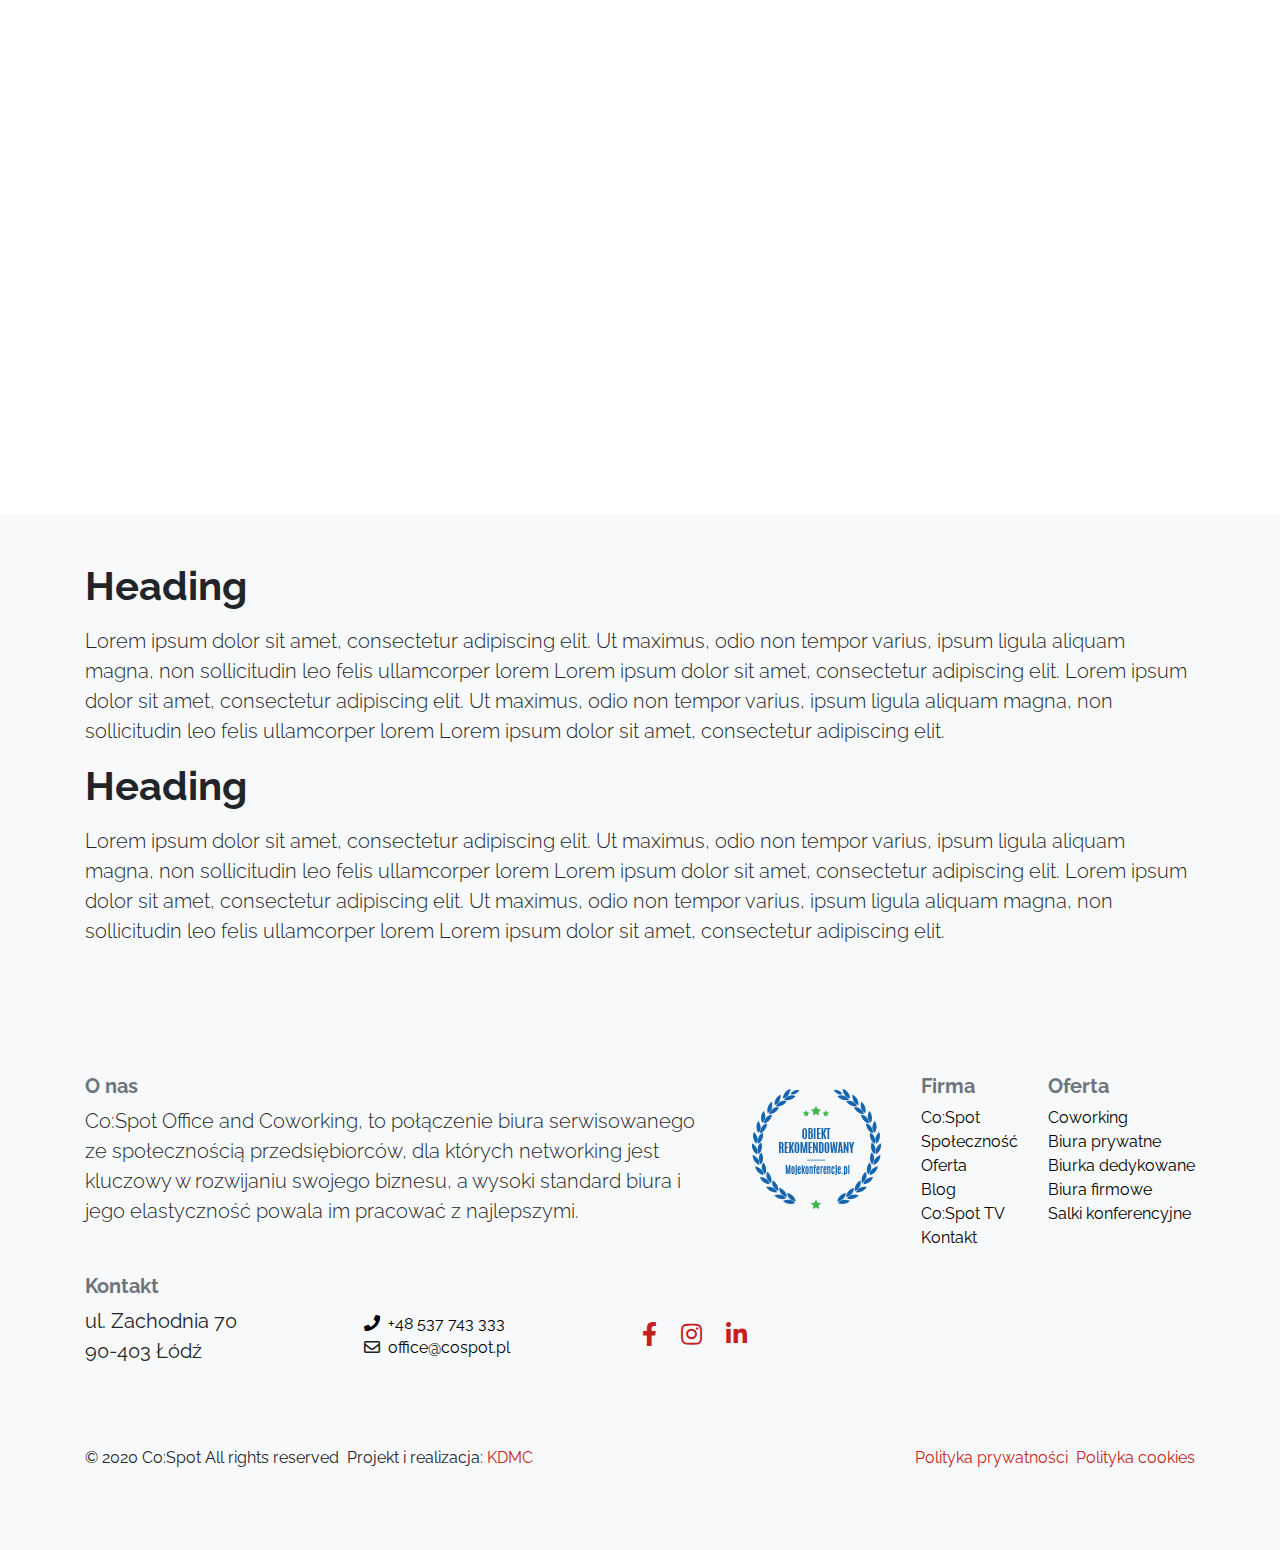
<file: landing.html>
<!DOCTYPE html>
<html>

<head>
    <meta charset="utf-8">
    <meta name="viewport" content="width=device-width, initial-scale=1.0, shrink-to-fit=no">
    <title>CoSpot</title>
    <link rel="stylesheet" href="assets/bootstrap/css/bootstrap.min.css">
    <link rel="stylesheet" href="https://fonts.googleapis.com/css?family=Raleway:100,100i,200,200i,300,300i,400,400i,500,500i,600,600i,700,700i,800,800i,900,900i&amp;subset=latin-ext">
    <link rel="stylesheet" href="assets/fonts/fontawesome-all.min.css">
    <link rel="stylesheet" href="assets/fonts/line-awesome.min.css">
    <link rel="stylesheet" href="assets/css/bootstrap.css">
    <link rel="stylesheet" href="assets/css/libs/flickity.css">
    <link rel="stylesheet" href="assets/css/libs/jquery.fancybox.css">
    <link rel="stylesheet" href="assets/css/styles.compiled.css">
    <link rel="stylesheet" href="assets/css/styles/content-box.compiled.css">
    <link rel="stylesheet" href="assets/css/sections/header/main.compiled.css">
    <link rel="stylesheet" href="assets/css/sections/main/intro.compiled.css">
    <link rel="stylesheet" href="assets/css/sections/main/map.compiled.css">
    <link rel="stylesheet" href="assets/css/styles/opacity.compiled.css">
    <link rel="stylesheet" href="assets/css/styles/typography.compiled.css">
    <link rel="stylesheet" href="assets/css/styles/sizes.compiled.css">
    <link rel="stylesheet" href="assets/css/styles/flickity.compiled.css">
    <link rel="stylesheet" href="assets/css/bg-area.compiled.css">
    <link rel="stylesheet" href="assets/css/sticky-form.compiled.css">
    <link rel="stylesheet" href="assets/css/styles/modal.compiled.css">
</head>

<body class="bg-dark">
    <div class="bg-white section__page">
        <header class="section__page__header">
            <div class="section__page__header__main">
                <div class="bg-white section__page__header__main__navbar">
                    <div class="container">
                        <div class="row justify-content-between align-items-center">
                            <div class="col-auto py-3">
                                <div class="row align-items-center">
                                    <div class="col-auto d-xl-none pr-0"><button class="btn btn-link text-dark p-0" type="button" data-toggle="modal" data-target="#menuModal"><span class="h2 mb-0"><i class="fas fa-bars"></i></span></button></div>
                                    <div class="col-auto"><a href="index.html"><img class="width--160" src="assets/img/logo-cospot.jpg"></a></div>
                                </div>
                            </div>
                            <div class="col-auto d-none d-xl-block py-3">
                                <ul class="nav mb-0">
                                    <li class="nav-item"><a class="nav-link text-dark" href="#">Co:Spot</a></li>
                                    <li class="nav-item"><a class="nav-link text-dark" href="companies.html">Społeczność</a></li>
                                    <li class="nav-item"><a class="nav-link text-dark" href="offices.html">Office</a></li>
                                    <li class="nav-item"><a class="nav-link text-dark" href="blog.html">Blog</a></li>
                                    <li class="nav-item"><a class="nav-link text-dark" href="#">Co:Spot TV</a></li>
                                    <li class="nav-item"><a class="nav-link text-dark" href="#">Kontakt</a></li>
                                </ul>
                            </div>
                            <div class="col-auto d-none d-md-block py-3">
                                <ul class="list-inline d-flex align-items-baseline mb-0">
                                    <li class="list-inline-item d-flex align-items-baseline mr-3"><i class="fas fa-phone mr-2"></i><a class="text-dark" href="#">+48 537 743 333</a></li>
                                    <li class="list-inline-item d-flex align-items-baseline"><i class="far fa-envelope mr-2"></i><a class="text-dark" href="#">office@cospot.pl</a></li>
                                </ul>
                            </div>
                            <div class="col-auto d-md-none py-3"><button class="btn btn-link btn-sm text-dark font-weight-bold p-0" type="button" data-toggle="modal" data-target="#contactModal">Kontakt</button></div>
                        </div>
                    </div>
                </div>
                <div class="modal fade mb-4" role="dialog" tabindex="-1" id="menuModal">
                    <div class="modal-dialog modal-lg" role="document">
                        <div class="modal-content">
                            <div class="modal-header d-flex justify-content-end border-0 p-0">
                                <div><button class="btn btn-link border-left border-bottom px-3" data-dismiss="modal" type="button"><span class="text-dark"><i class="fas fa-times"></i></span></button></div><button class="close" type="button" aria-label="Close" data-dismiss="modal"><span aria-hidden="true">×</span></button>
                            </div>
                            <div class="modal-body">
                                <div class="container">
                                    <div class="row">
                                        <div class="col">
                                            <ul class="list-unstyled d-flex flex-column align-items-center lead">
                                                <li><a class="text-dark d-block py-2" href="#">Co:Spot</a></li>
                                                <li><a class="text-dark d-block py-2" href="#">Społeczność</a></li>
                                                <li><a class="text-dark d-block py-2" href="#">Office</a></li>
                                                <li><a class="text-dark d-block py-2" href="#">Blog</a></li>
                                                <li><a class="text-dark d-block py-2" href="#">Co:Spot TV</a></li>
                                                <li><a class="text-dark d-block py-2" href="#">Kontakt</a></li>
                                            </ul>
                                        </div>
                                    </div>
                                </div>
                            </div>
                        </div>
                    </div>
                </div>
            </div>
        </header>
        <main>
            <div class="section__page__main__intro">
                <div class="container-fluid px-0">
                    <div class="row align-items-center content__row">
                        <div class="col-12 slider__column">
                            <div class="row justify-content-center flex-nowrap slider_banner hide--nav arrows--white">
                                <div class="col-12 col-sm-10">
                                    <div class="content--box format--2-1">
                                        <div><img src="assets/img/bg_2.jpg"></div>
                                    </div>
                                </div>
                                <div class="col-12 col-sm-10">
                                    <div class="content--box format--2-1">
                                        <div><img src="assets/img/bg_1.jpg"></div>
                                    </div>
                                </div>
                                <div class="col-12 col-sm-10">
                                    <div class="content--box format--2-1">
                                        <div><img src="assets/img/bg_2.jpg"></div>
                                    </div>
                                </div>
                            </div>
                        </div>
                        <div class="col-12 d-none d-lg-block form__column">
                            <div class="card shadow border-0 frosted">
                                <div class="card-body py-4 px-lg-4">
                                    <h2 class="d-lg-flex flex-lg-column card-title h1 font-weight-bold mt-3 mb-4"><span class="mr-2">Wyższy</span><span>poziom biura</span></h2>
                                    <p class="lead card-text mb-4">Czy posiadasz rozwiniętą firmę o ugruntowanej pozycji lub jesteś młodym start-upem, dołącz do społeczności Co:Spot.<br></p>
                                    <form>
                                        <div class="form-group"><select class="form-control form-control-lg">
                                                <option value="Wybierz adres swojego biura" selected="">Wybierz adres swojego biura</option>
                                                <option value="cs1">Łódź, Zachodnia 70</option>
                                                <option value="cs2">Pabianice</option>
                                            </select></div>
                                        <div class="form-group mb-0"><button class="btn btn-primary btn-lg text-uppercase font-weight-bold rounded-pill px-4" type="button">Rozpocznij</button></div>
                                    </form>
                                </div>
                            </div>
                        </div>
                        <div class="col-12 d-lg-block widget__column">
                            <div class="card shadow border-0 frosted">
                                <div class="card-body py-4 px-lg-4">
                                    <h2 class="d-lg-flex flex-lg-column card-title h1 font-weight-bold mt-3 mb-3"><span>Szukam biura</span></h2>
                                    <form>
                                        <div>
                                            <ul class="nav nav-tabs d-none" role="tablist">
                                                <li class="nav-item" role="presentation"><a class="nav-link active" role="tab" data-toggle="tab" href="#tab-1">Tab 1</a></li>
                                                <li class="nav-item" role="presentation"><a class="nav-link" role="tab" data-toggle="tab" href="#tab-2">Tab 2</a></li>
                                                <li class="nav-item" role="presentation"><a class="nav-link" role="tab" data-toggle="tab" href="#tab-3">Tab 3</a></li>
                                            </ul>
                                            <div class="tab-content">
                                                <div class="tab-pane active d-flex" role="tabpanel" id="tab-1">
                                                    <div class="d-flex flex-column justify-content-between w-100">
                                                        <div>
                                                            <div class="form-group"><label class="font-weight-bold">Ile powierzchni?</label><select class="form-control">
                                                                    <option value="" selected="">Wybierz…</option>
                                                                    <option value="Nie wiem">Nie wiem</option>
                                                                    <option value="Do 50 m²">Do 50 m²</option>
                                                                    <option value="50 - 100 m²">50 - 100 m²</option>
                                                                    <option value="Powyżej 100 m²">Powyżej 100 m²</option>
                                                                </select></div>
                                                            <div class="form-group"><label class="font-weight-bold">Ile osób?</label><select class="form-control">
                                                                    <option value="" selected="">Wybierz…</option>
                                                                    <option value="Nie wiem">Nie wiem</option>
                                                                    <option value=" 1 - 2">1 - 2</option>
                                                                    <option value="2 - 6">2 - 6</option>
                                                                    <option value="Powyżej 6">Powyżej 6</option>
                                                                </select></div>
                                                        </div>
                                                        <div>
                                                            <div class="form-group mb-0"><a class="btn btn-primary btn-lg text-uppercase font-weight-bold rounded-pill px-4" role="tab" href="#tab-2" data-toggle="tab">Dalej</a></div>
                                                        </div>
                                                    </div>
                                                </div>
                                                <div class="tab-pane d-flex" role="tabpanel" id="tab-2">
                                                    <div class="d-flex flex-column justify-content-between w-100">
                                                        <div>
                                                            <div class="form-group"><label class="font-weight-bold">Od kiedy?</label><select class="form-control">
                                                                    <option value="" selected="">Wybierz…</option>
                                                                    <option value="Nie wiem">Nie wiem</option>
                                                                    <option value="Dzisiaj">Dzisiaj</option>
                                                                    <option value="1 - 2 msc">1 - 2 msc</option>
                                                                    <option value="3 miesiące lub więcej">3 miesiące lub więcej</option>
                                                                </select></div>
                                                            <div class="form-group"><label class="font-weight-bold">Razem z serwisem?</label><select class="form-control">
                                                                    <option value="" selected="">Wybierz…</option>
                                                                    <option value="Nie wiem">Nie wiem</option>
                                                                    <option value="Tak">Tak</option>
                                                                    <option value="Nie">Nie</option>
                                                                </select></div>
                                                        </div>
                                                        <div>
                                                            <div class="form-group mb-0"><a class="btn btn-primary btn-lg text-uppercase font-weight-bold rounded-pill px-4" role="tab" href="#tab-3" data-toggle="tab">Dalej</a></div>
                                                        </div>
                                                    </div>
                                                </div>
                                                <div class="tab-pane d-flex" role="tabpanel" id="tab-3">
                                                    <div class="d-flex flex-column justify-content-between w-100">
                                                        <div>
                                                            <div class="form-group"><label class="font-weight-bold">Imię</label><input class="form-control" type="text" required=""></div>
                                                            <div class="form-group"><label class="font-weight-bold">Telefon</label><input class="form-control" type="tel" required=""></div>
                                                            <div class="form-group"><label class="font-weight-bold">E-mail</label><input class="form-control" type="email" required=""></div>
                                                        </div>
                                                        <div>
                                                            <div class="form-group mb-0"><button class="btn btn-primary btn-lg text-uppercase font-weight-bold rounded-pill px-4" type="submit">Wyślij</button></div>
                                                        </div>
                                                    </div>
                                                </div>
                                            </div>
                                        </div>
                                    </form>
                                </div>
                            </div>
                        </div>
                    </div>
                </div>
            </div>
            <div class="py-5">
                <div class="container">
                    <div class="row">
                        <div class="col">
                            <div class="d-flex flex-column justify-content-between align-items-baseline flex-wrap flex-lg-row mb-4">
                                <h2 class="h1 font-weight-bold mb-lg-0">Historie sukcesu klientów</h2><span class="text-primary d-flex align-items-baseline"><a class="mr-2" href="companies.html"><span>Zobacz wszystkie analizy przypadków</span></a><i class="la la-arrow-right"></i></span>
                            </div>
                            <div class="bg-light px-3 p-sm-5">
                                <div class="row flickity--slider hide--arrows">
                                    <div class="col-md-6 col-xl-6 py-3">
                                        <div class="card bg-transparent border-0">
                                            <div class="d-flex justify-content-center mb-0"><a class="d-block card-img-top width--240" href="company.html"><span class="bg-light d-flex justify-content-center align-items-center"><img class="img-fluid d-block" src="assets/img/mini_easyshare-logo-cospot.jpg" style="mix-blend-mode: multiply"></span></a></div>
                                            <div class="card-body p-0">
                                                <blockquote class="blockquote text-center">
                                                    <p class="mb-2"><em>Lorem ipsum dolor sit amet, consectetur adipiscing elit. Integer posuere erat a ante.&nbsp;Lorem ipsum dolor sit amet, consectetur adipiscing elit. Integer posuere erat a ante&nbsp;Lorem ipsum dolor sit amet, consectetur adipiscing elit. Integer posuere erat a ante..</em></p>
                                                    <footer class="blockquote-footer text-uppercase text-primary font-weight-bold h5 mb-0">Someone famous</footer>
                                                </blockquote>
                                            </div>
                                        </div>
                                    </div>
                                    <div class="col-md-6 col-xl-6 py-3">
                                        <div class="card bg-transparent border-0">
                                            <div class="d-flex justify-content-center mb-0"><a class="d-block card-img-top width--240" href="company.html"><span class="bg-light d-flex justify-content-center align-items-center"><img class="img-fluid d-block" src="assets/img/mini_easyshare-logo-cospot.jpg" style="mix-blend-mode: multiply"></span></a></div>
                                            <div class="card-body p-0">
                                                <blockquote class="blockquote text-center">
                                                    <p class="mb-2"><em>Lorem ipsum dolor sit amet, consectetur adipiscing elit. Integer posuere erat a ante.&nbsp;Lorem ipsum dolor sit amet, consectetur adipiscing elit. Integer posuere erat a ante&nbsp;Lorem ipsum dolor sit amet, consectetur adipiscing elit. Integer posuere erat a ante..</em></p>
                                                    <footer class="blockquote-footer text-uppercase text-primary font-weight-bold h5 mb-0">Someone famous</footer>
                                                </blockquote>
                                            </div>
                                        </div>
                                    </div>
                                    <div class="col-md-6 col-xl-6 py-3">
                                        <div class="card bg-transparent border-0">
                                            <div class="d-flex justify-content-center mb-0"><a class="d-block card-img-top width--240" href="company.html"><span class="bg-light d-flex justify-content-center align-items-center"><img class="img-fluid d-block" src="assets/img/mini_easyshare-logo-cospot.jpg" style="mix-blend-mode: multiply"></span></a></div>
                                            <div class="card-body p-0">
                                                <blockquote class="blockquote text-center">
                                                    <p class="mb-2"><em>Lorem ipsum dolor sit amet, consectetur adipiscing elit. Integer posuere erat a ante.&nbsp;Lorem ipsum dolor sit amet, consectetur adipiscing elit. Integer posuere erat a ante&nbsp;Lorem ipsum dolor sit amet, consectetur adipiscing elit. Integer posuere erat a ante..</em></p>
                                                    <footer class="blockquote-footer text-uppercase text-primary font-weight-bold h5 mb-0">Someone famous</footer>
                                                </blockquote>
                                            </div>
                                        </div>
                                    </div>
                                    <div class="col-md-6 col-xl-6 py-3">
                                        <div class="card bg-transparent border-0">
                                            <div class="d-flex justify-content-center mb-0"><a class="d-block card-img-top width--240" href="company.html"><span class="bg-light d-flex justify-content-center align-items-center"><img class="img-fluid d-block" src="assets/img/mini_easyshare-logo-cospot.jpg" style="mix-blend-mode: multiply"></span></a></div>
                                            <div class="card-body p-0">
                                                <blockquote class="blockquote text-center">
                                                    <p class="mb-2"><em>Lorem ipsum dolor sit amet, consectetur adipiscing elit. Integer posuere erat a ante.&nbsp;Lorem ipsum dolor sit amet, consectetur adipiscing elit. Integer posuere erat a ante&nbsp;Lorem ipsum dolor sit amet, consectetur adipiscing elit. Integer posuere erat a ante..</em></p>
                                                    <footer class="blockquote-footer text-uppercase text-primary font-weight-bold h5 mb-0">Someone famous</footer>
                                                </blockquote>
                                            </div>
                                        </div>
                                    </div>
                                </div>
                            </div>
                        </div>
                    </div>
                </div>
            </div>
            <div class="py-5">
                <div class="container">
                    <h2 class="h1 font-weight-bold mb-3">Co mówią o nas klienci?</h2>
                    <div class="content--box format--16-9"><iframe allowfullscreen="" frameborder="0" src="https://www.facebook.com/plugins/video.php?href=https://www.facebook.com/watch/?v=351969722716893&amp;width=1920" scrolling="no" allowtransparency="true" allow="encrypted-media" width="1920" height="1080"></iframe></div>
                </div>
            </div>
            <div class="bg-light py-5">
                <div class="container">
                    <h1 class="mb-3 font-weight-bold">Heading</h1>
                    <p class="lead">Lorem ipsum dolor sit amet, consectetur adipiscing elit. Ut maximus, odio non tempor varius, ipsum ligula aliquam magna, non sollicitudin leo felis ullamcorper lorem Lorem ipsum dolor sit amet, consectetur adipiscing elit. Lorem ipsum dolor sit amet, consectetur adipiscing elit. Ut maximus, odio non tempor varius, ipsum ligula aliquam magna, non sollicitudin leo felis ullamcorper lorem Lorem ipsum dolor sit amet, consectetur adipiscing elit. </p>
                    <h1 class="mb-3 font-weight-bold">Heading</h1>
                    <p class="lead">Lorem ipsum dolor sit amet, consectetur adipiscing elit. Ut maximus, odio non tempor varius, ipsum ligula aliquam magna, non sollicitudin leo felis ullamcorper lorem Lorem ipsum dolor sit amet, consectetur adipiscing elit. Lorem ipsum dolor sit amet, consectetur adipiscing elit. Ut maximus, odio non tempor varius, ipsum ligula aliquam magna, non sollicitudin leo felis ullamcorper lorem Lorem ipsum dolor sit amet, consectetur adipiscing elit. </p>
                </div>
            </div>
        </main>
        <footer class="bg-light">
            <div class="py-5">
                <div class="container">
                    <div class="row justify-content-between">
                        <div class="col py-3">
                            <div class="row">
                                <div class="col">
                                    <h2 class="text-muted h5 font-weight-bold">O nas</h2>
                                    <p class="lead">Co:Spot Office and Coworking, to połączenie biura serwisowanego ze społecznością przedsiębiorców, dla których networking jest kluczowy w rozwijaniu swojego biznesu, a wysoki standard biura i jego elastyczność powala im pracować z najlepszymi.<br></p>
                                </div>
                                <div class="col-sm-auto">
                                    <div class="d-flex"><a href="https://www.mojekonferencje.pl/lodz/cospot-office-coworking" target="_blank"><img src="assets/img/obiekt_rekomendowany.png"></a></div>
                                </div>
                            </div>
                            <div class="row mt-3">
                                <div class="col py-3">
                                    <h3 class="text-muted h5 font-weight-bold">Kontakt</h3>
                                    <div class="row align-items-center">
                                        <div class="col-sm-6 col-md-4">
                                            <p class="lead mb-3 font-weight-normal">ul. Zachodnia 70<br>90-403 Łódź</p>
                                        </div>
                                        <div class="col-sm-6 col-md-4">
                                            <ul class="list-unstyled mb-3">
                                                <li class="text-dark"><i class="fas fa-phone mr-2"></i><a class="text-dark" href="#">+48 537 743 333</a></li>
                                                <li><i class="far fa-envelope mr-2"></i><a class="text-dark" href="#">office@cospot.pl</a></li>
                                            </ul>
                                        </div>
                                        <div class="col-md-4">
                                            <ul class="list-inline d-flex align-items-center mb-3">
                                                <li class="list-inline-item mr-4"><a class="h4 mb-0" href="#"><i class="fab fa-facebook-f"></i></a></li>
                                                <li class="list-inline-item mr-4"><a class="text-primary h4 mb-0" href="#"><i class="fab fa-instagram"></i></a></li>
                                                <li class="list-inline-item mr-4"><a class="text-primary h4 mb-0" href="#"><i class="fab fa-linkedin-in"></i></a></li>
                                            </ul>
                                        </div>
                                    </div>
                                </div>
                            </div>
                        </div>
                        <div class="col-lg-auto">
                            <div class="row justify-content-start">
                                <div class="col-sm-4 col-lg-auto py-3">
                                    <h3 class="text-muted h5 font-weight-bold">Firma</h3>
                                    <ul class="list-unstyled mb-0">
                                        <li><a class="text-left text-dark" href="#">Co:Spot</a></li>
                                        <li><a class="text-dark" href="#">Społeczność</a></li>
                                        <li><a class="text-dark" href="#">Oferta</a></li>
                                        <li><a class="text-dark" href="#">Blog</a></li>
                                        <li><a class="text-dark" href="#">Co:Spot TV</a></li>
                                        <li><a class="text-dark" href="#">Kontakt</a></li>
                                    </ul>
                                </div>
                                <div class="col-sm-4 col-lg-auto py-3">
                                    <h3 class="text-muted h5 font-weight-bold">Oferta</h3>
                                    <ul class="list-unstyled mb-0">
                                        <li><a class="text-left text-dark" href="#">Coworking</a></li>
                                        <li><a class="text-dark" href="#">Biura prywatne</a></li>
                                        <li><a class="text-dark" href="#">Biurka dedykowane</a></li>
                                        <li><a class="text-dark" href="#">Biura firmowe</a></li>
                                        <li class="text-dark"><a class="text-dark" href="#">Salki konferencyjne</a></li>
                                    </ul>
                                </div>
                            </div>
                        </div>
                    </div>
                    <div class="row justify-content-lg-between my-3">
                        <div class="col-lg-auto order-1 order-lg-2 py-3">
                            <ul class="list-inline d-flex justify-content-center mb-0">
                                <li class="list-inline-item"><a href="#">Polityka prywatności</a></li>
                                <li class="list-inline-item"><a href="#">Polityka cookies</a></li>
                            </ul>
                        </div>
                        <div class="col-lg-auto order-2 order-lg-1 py-3">
                            <ul class="list-inline d-flex flex-column align-items-center flex-lg-row mb-0">
                                <li class="list-inline-item">© 2020 Co:Spot All rights reserved</li>
                                <li class="list-inline-item">Projekt i realizacja:&nbsp;<a href="#">KDMC</a></li>
                            </ul>
                        </div>
                    </div>
                </div>
            </div>
        </footer>
    </div>
    <script src="assets/js/jquery.min.js"></script>
    <script src="assets/bootstrap/js/bootstrap.min.js"></script>
    <script src="assets/js/libs/flickity.pkgd.js"></script>
    <script src="assets/js/libs/jquery.fancybox.js"></script>
    <script src="assets/js/svg.js"></script>
    <script src="assets/js/flickity.js"></script>
    <script src="assets/js/sticky-form.js"></script>
</body>

</html>
</file>
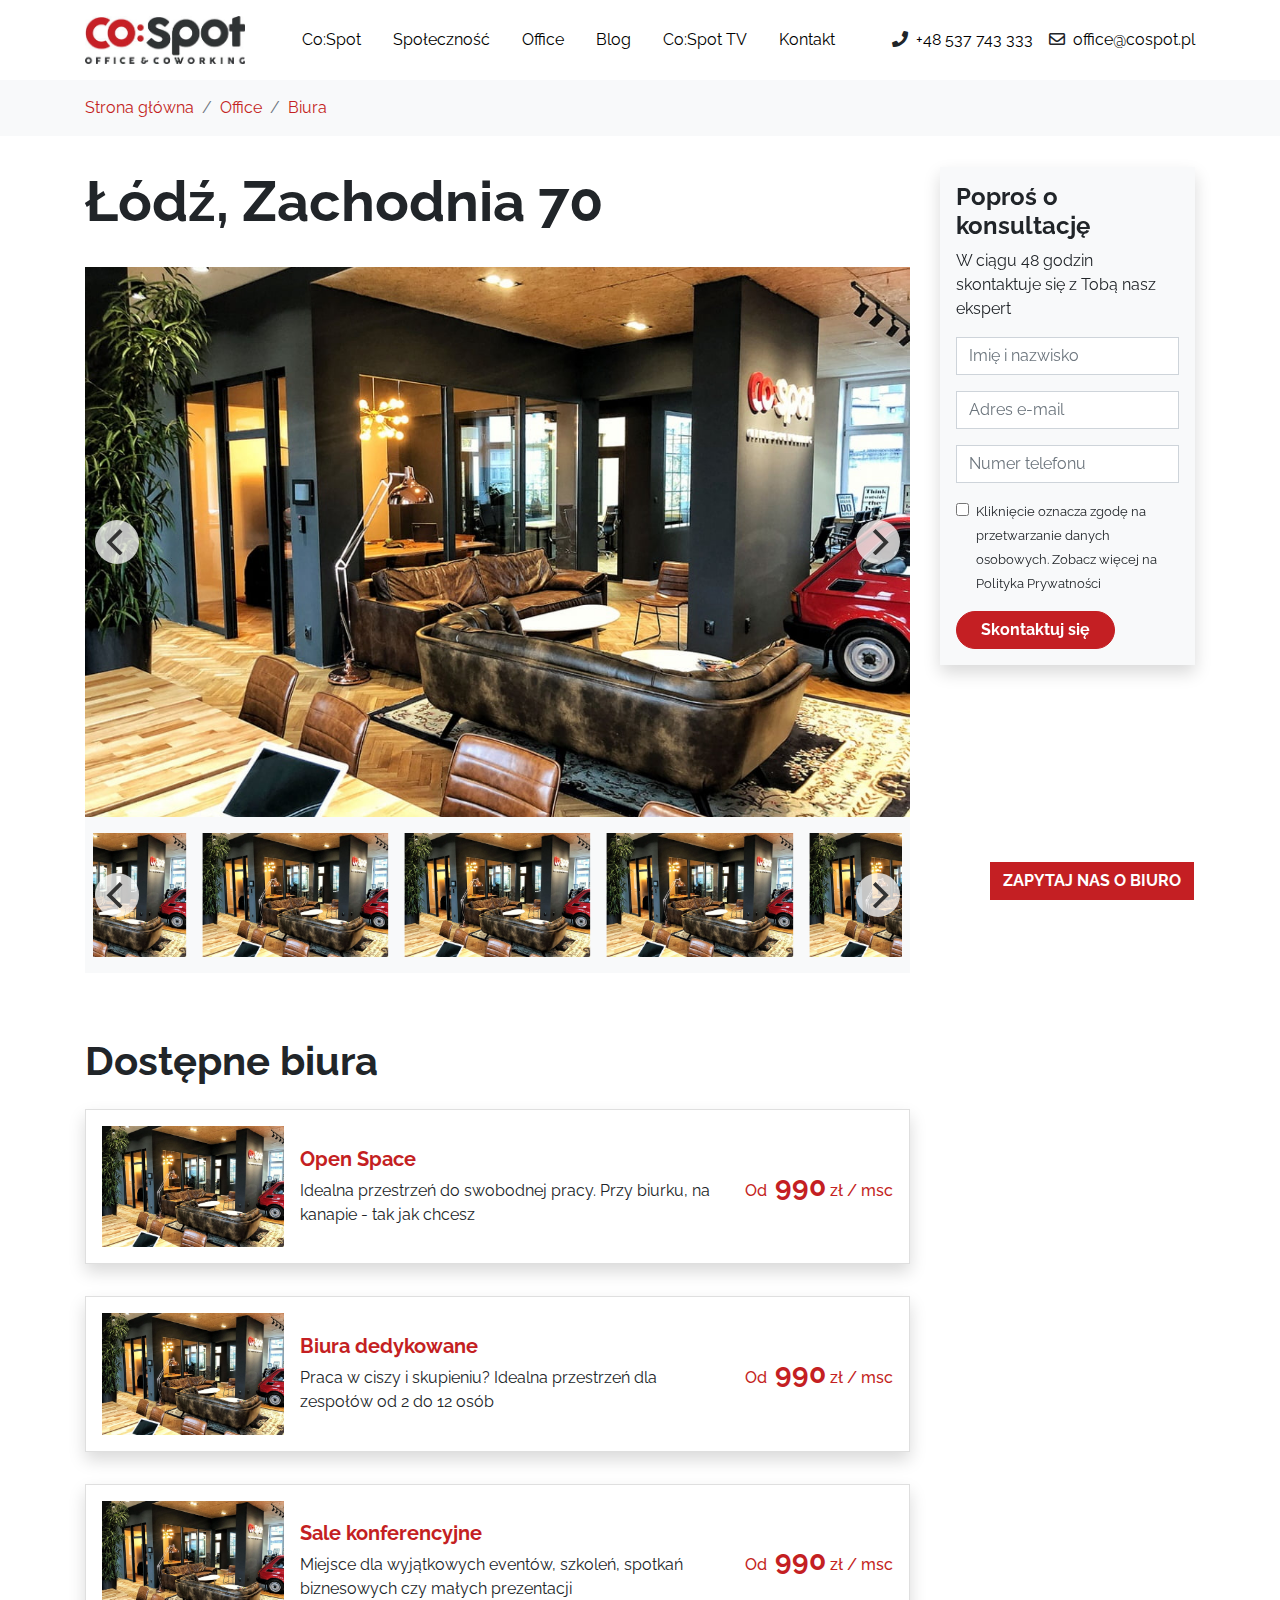
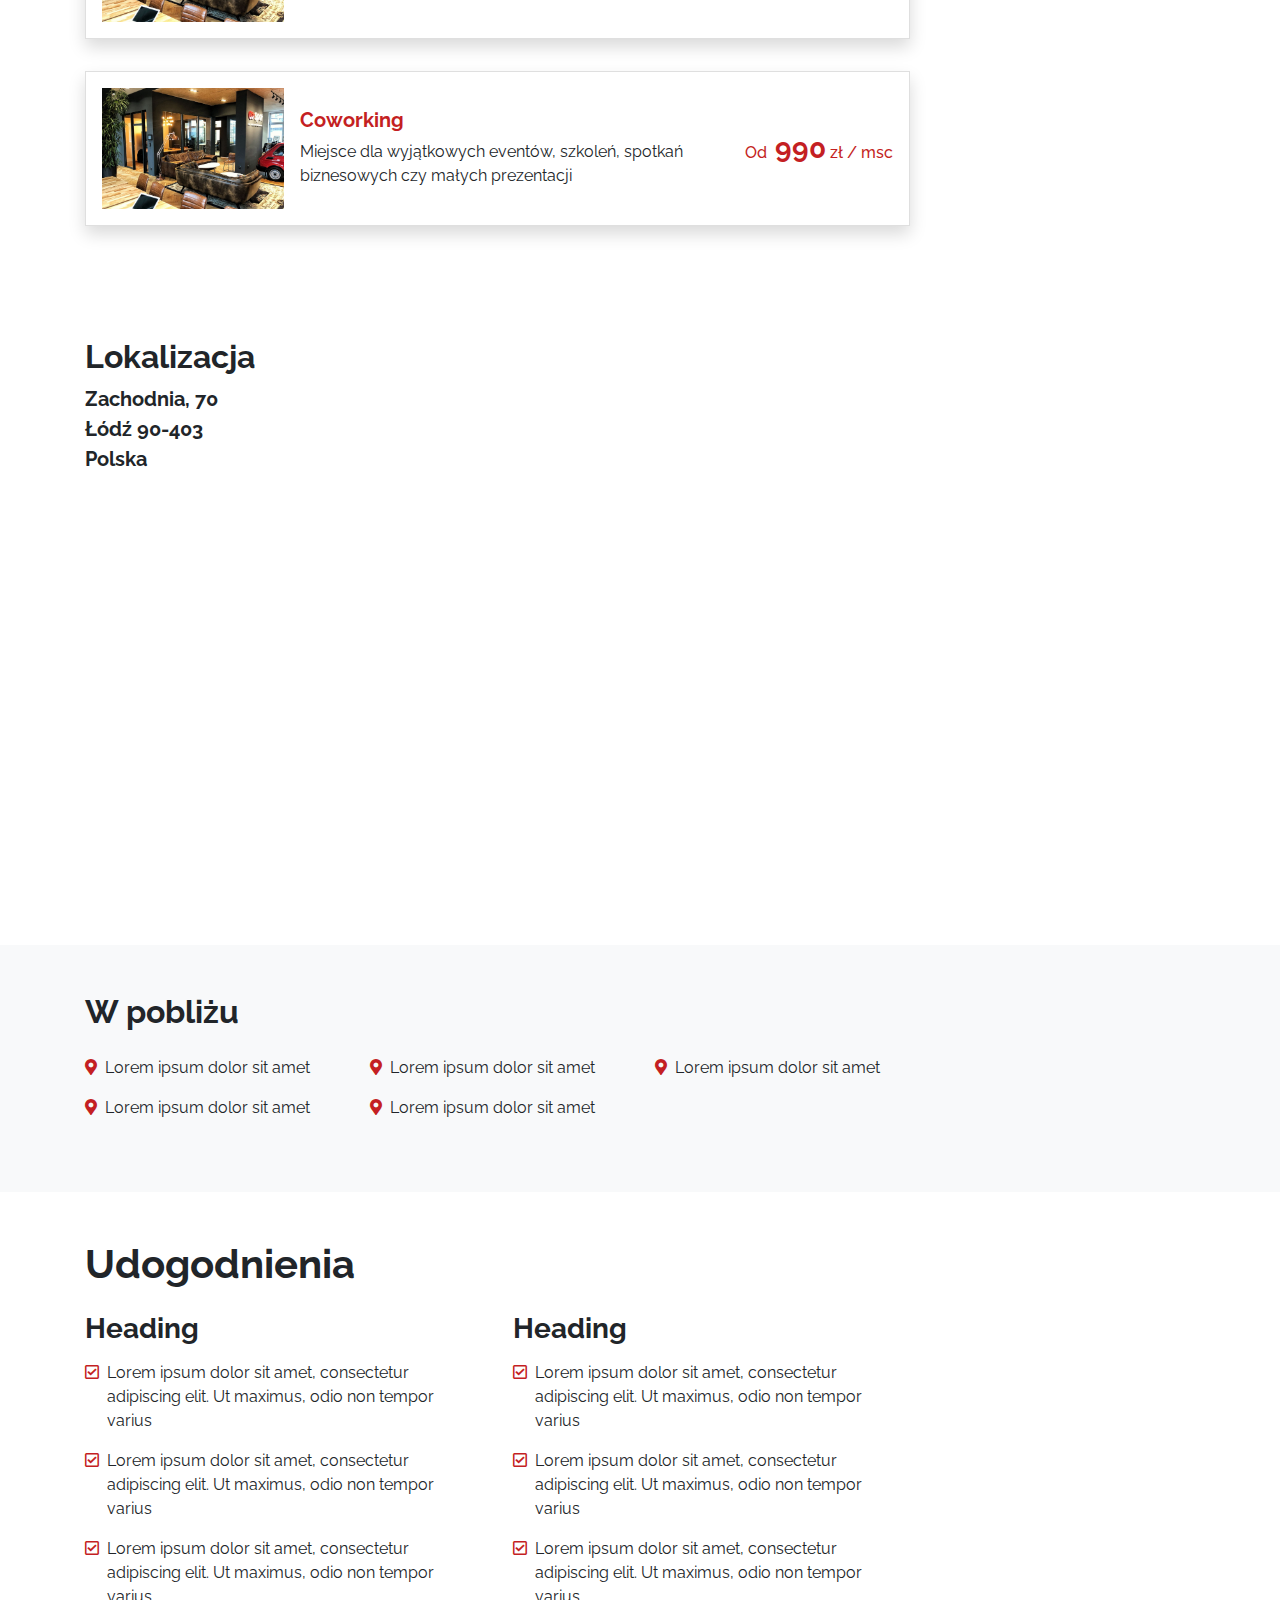
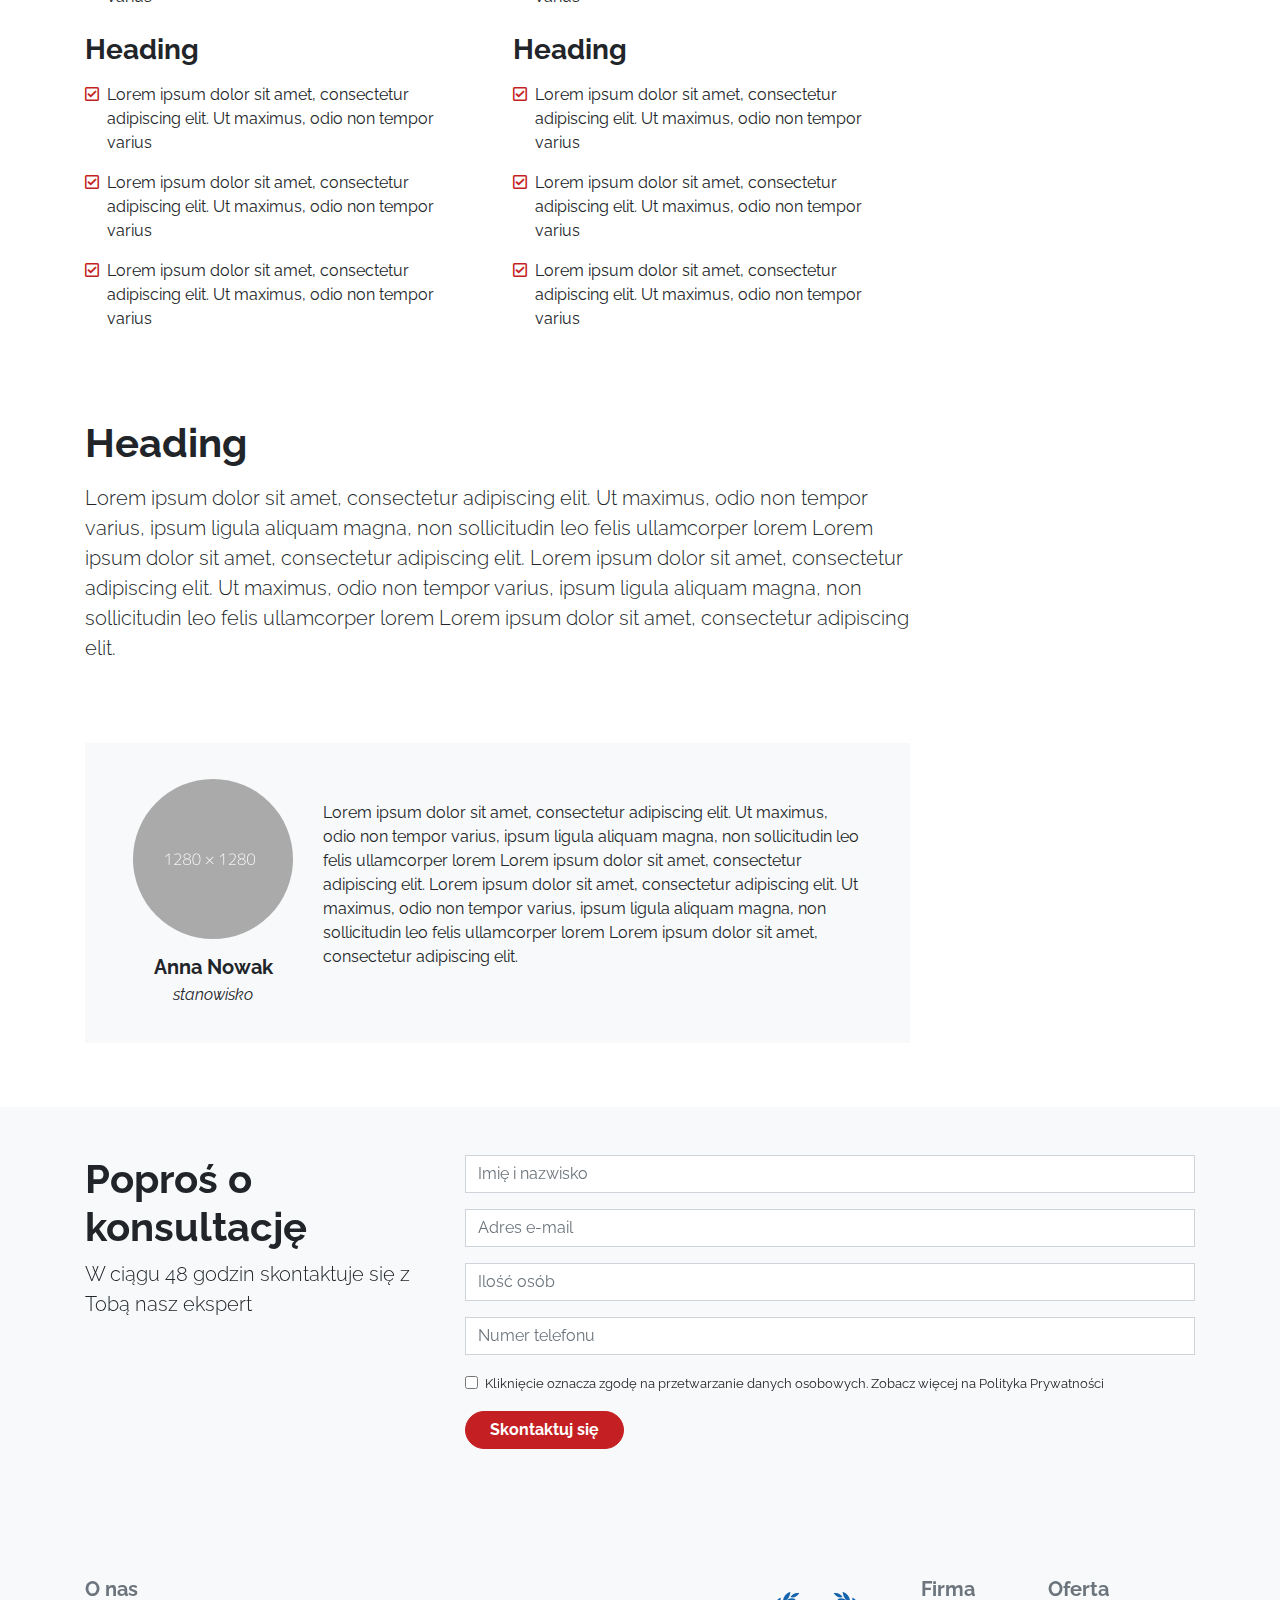
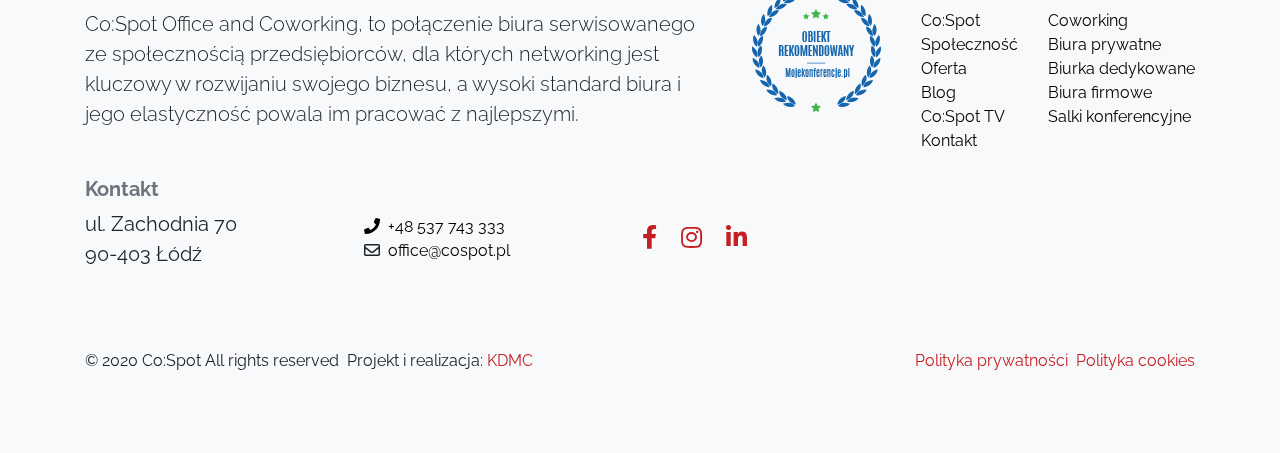
<file: location.html>
<!DOCTYPE html>
<html>

<head>
    <meta charset="utf-8">
    <meta name="viewport" content="width=device-width, initial-scale=1.0, shrink-to-fit=no">
    <title>CoSpot</title>
    <link rel="stylesheet" href="assets/bootstrap/css/bootstrap.min.css">
    <link rel="stylesheet" href="https://fonts.googleapis.com/css?family=Raleway:100,100i,200,200i,300,300i,400,400i,500,500i,600,600i,700,700i,800,800i,900,900i&amp;subset=latin-ext">
    <link rel="stylesheet" href="assets/fonts/fontawesome-all.min.css">
    <link rel="stylesheet" href="assets/css/bootstrap.css">
    <link rel="stylesheet" href="assets/css/libs/flickity.css">
    <link rel="stylesheet" href="assets/css/libs/jquery.fancybox.css">
    <link rel="stylesheet" href="assets/css/styles.compiled.css">
    <link rel="stylesheet" href="assets/css/styles/content-box.compiled.css">
    <link rel="stylesheet" href="assets/css/sections/header/main.compiled.css">
    <link rel="stylesheet" href="assets/css/sections/main/intro.compiled.css">
    <link rel="stylesheet" href="assets/css/sections/main/map.compiled.css">
    <link rel="stylesheet" href="assets/css/styles/opacity.compiled.css">
    <link rel="stylesheet" href="assets/css/styles/typography.compiled.css">
    <link rel="stylesheet" href="assets/css/styles/sizes.compiled.css">
    <link rel="stylesheet" href="assets/css/styles/flickity.compiled.css">
    <link rel="stylesheet" href="assets/css/bg-area.compiled.css">
    <link rel="stylesheet" href="assets/css/sticky-form.compiled.css">
    <link rel="stylesheet" href="assets/css/styles/modal.compiled.css">
</head>

<body>
    <div class="section__page">
        <header class="section__page__header">
            <div class="section__page__header__main">
                <div class="bg-white section__page__header__main__navbar">
                    <div class="container">
                        <div class="row justify-content-between align-items-center">
                            <div class="col-auto py-3">
                                <div class="row align-items-center">
                                    <div class="col-auto d-xl-none pr-0"><button class="btn btn-link text-dark p-0" type="button" data-toggle="modal" data-target="#menuModal"><span class="h2 mb-0"><i class="fas fa-bars"></i></span></button></div>
                                    <div class="col-auto"><a href="index.html"><img class="width--160" src="assets/img/logo-cospot.jpg"></a></div>
                                </div>
                            </div>
                            <div class="col-auto d-none d-xl-block py-3">
                                <ul class="nav mb-0">
                                    <li class="nav-item"><a class="nav-link text-dark" href="#">Co:Spot</a></li>
                                    <li class="nav-item"><a class="nav-link text-dark" href="companies.html">Społeczność</a></li>
                                    <li class="nav-item"><a class="nav-link text-dark" href="offices.html">Office</a></li>
                                    <li class="nav-item"><a class="nav-link text-dark" href="blog.html">Blog</a></li>
                                    <li class="nav-item"><a class="nav-link text-dark" href="#">Co:Spot TV</a></li>
                                    <li class="nav-item"><a class="nav-link text-dark" href="#">Kontakt</a></li>
                                </ul>
                            </div>
                            <div class="col-auto d-none d-md-block py-3">
                                <ul class="list-inline d-flex align-items-baseline mb-0">
                                    <li class="list-inline-item d-flex align-items-baseline mr-3"><i class="fas fa-phone mr-2"></i><a class="text-dark" href="#">+48 537 743 333</a></li>
                                    <li class="list-inline-item d-flex align-items-baseline"><i class="far fa-envelope mr-2"></i><a class="text-dark" href="#">office@cospot.pl</a></li>
                                </ul>
                            </div>
                            <div class="col-auto d-md-none py-3"><button class="btn btn-link btn-sm text-dark font-weight-bold p-0" type="button" data-toggle="modal" data-target="#contactModal">Kontakt</button></div>
                        </div>
                    </div>
                </div>
                <div class="modal fade mb-4" role="dialog" tabindex="-1" id="menuModal">
                    <div class="modal-dialog modal-lg" role="document">
                        <div class="modal-content">
                            <div class="modal-header d-flex justify-content-end border-0 p-0">
                                <div><button class="btn btn-link border-left border-bottom px-3" data-dismiss="modal" type="button"><span class="text-dark"><i class="fas fa-times"></i></span></button></div><button class="close" type="button" aria-label="Close" data-dismiss="modal"><span aria-hidden="true">×</span></button>
                            </div>
                            <div class="modal-body">
                                <div class="container">
                                    <div class="row">
                                        <div class="col">
                                            <ul class="list-unstyled d-flex flex-column align-items-center lead">
                                                <li><a class="text-dark d-block py-2" href="#">Co:Spot</a></li>
                                                <li><a class="text-dark d-block py-2" href="#">Społeczność</a></li>
                                                <li><a class="text-dark d-block py-2" href="#">Office</a></li>
                                                <li><a class="text-dark d-block py-2" href="#">Blog</a></li>
                                                <li><a class="text-dark d-block py-2" href="#">Co:Spot TV</a></li>
                                                <li><a class="text-dark d-block py-2" href="#">Kontakt</a></li>
                                            </ul>
                                        </div>
                                    </div>
                                </div>
                            </div>
                        </div>
                    </div>
                </div>
            </div>
        </header>
        <main class="section__page__main">
            <div class="bg-light py-3">
                <div class="container">
                    <div class="row">
                        <div class="col">
                            <ol class="breadcrumb rounded-0 bg-transparent p-0 mb-0">
                                <li class="breadcrumb-item"><a href="#"><span>Strona główna</span></a></li>
                                <li class="breadcrumb-item"><a href="#"><span>Office</span></a></li>
                                <li class="breadcrumb-item"><a href="#"><span>Biura</span></a></li>
                            </ol>
                        </div>
                    </div>
                </div>
            </div>
            <div class="py-3">
                <div class="container">
                    <div class="row">
                        <div class="col">
                            <div>
                                <div class="row">
                                    <div class="col-12 py-3">
                                        <h2 class="font-weight-bold display-4 mb-0">Łódź, Zachodnia 70</h2>
                                    </div>
                                    <div class="col-12 py-3">
                                        <div class="row no-gutters flex-nowrap slider_gallery_images mx-0 overflow-hidden">
                                            <div class="col-12 px-0">
                                                <div class="content--box format--3-2"><a href="assets/img/bg_2.jpg" data-fancybox="gallery"><img src="assets/img/bg_2.jpg"></a></div>
                                            </div>
                                            <div class="col-12 px-0">
                                                <div class="content--box format--3-2"><a href="assets/img/bg_2.jpg" data-fancybox="gallery"><img src="assets/img/bg_2.jpg"></a></div>
                                            </div>
                                            <div class="col-12 px-0">
                                                <div class="content--box format--3-2"><a href="assets/img/bg_2.jpg" data-fancybox="gallery"><img src="assets/img/bg_2.jpg"></a></div>
                                            </div>
                                            <div class="col-12 px-0">
                                                <div class="content--box format--3-2"><a href="assets/img/bg_2.jpg" data-fancybox="gallery"><img src="assets/img/bg_2.jpg"></a></div>
                                            </div>
                                            <div class="col-12 px-0">
                                                <div class="content--box format--3-2"><a href="assets/img/bg_2.jpg" data-fancybox="gallery"><img src="assets/img/bg_2.jpg"></a></div>
                                            </div>
                                            <div class="col-12 px-0">
                                                <div class="content--box format--3-2"><a href="assets/img/bg_2.jpg" data-fancybox="gallery"><img src="assets/img/bg_2.jpg"></a></div>
                                            </div>
                                        </div>
                                        <div class="row d-none d-sm-flex">
                                            <div class="col">
                                                <div class="bg-light slider_gallery">
                                                    <div class="row no-gutters flex-nowrap slider_gallery_thumbnails p-2 overflow-hidden">
                                                        <div class="col-sm-4 col-md-3 col-lg-4 col-xl-3 p-2">
                                                            <div class="content--box format--3-2">
                                                                <div><img class="img-fluid" src="assets/img/bg_2.jpg"></div>
                                                            </div>
                                                        </div>
                                                        <div class="col-sm-4 col-md-3 col-lg-4 col-xl-3 p-2">
                                                            <div class="content--box format--3-2">
                                                                <div><img class="img-fluid" src="assets/img/bg_2.jpg"></div>
                                                            </div>
                                                        </div>
                                                        <div class="col-sm-4 col-md-3 col-lg-4 col-xl-3 p-2">
                                                            <div class="content--box format--3-2">
                                                                <div><img class="img-fluid" src="assets/img/bg_2.jpg"></div>
                                                            </div>
                                                        </div>
                                                        <div class="col-sm-4 col-md-3 col-lg-4 col-xl-3 p-2">
                                                            <div class="content--box format--3-2">
                                                                <div><img class="img-fluid" src="assets/img/bg_2.jpg"></div>
                                                            </div>
                                                        </div>
                                                        <div class="col-sm-4 col-md-3 col-lg-4 col-xl-3 p-2">
                                                            <div class="content--box format--3-2">
                                                                <div><img class="img-fluid" src="assets/img/bg_2.jpg"></div>
                                                            </div>
                                                        </div>
                                                        <div class="col-sm-4 col-md-3 col-lg-4 col-xl-3 p-2">
                                                            <div class="content--box format--3-2">
                                                                <div><img class="img-fluid" src="assets/img/bg_2.jpg"></div>
                                                            </div>
                                                        </div>
                                                    </div>
                                                </div>
                                            </div>
                                        </div>
                                    </div>
                                </div>
                            </div>
                            <div class="py-5">
                                <h2 class="h1 font-weight-bold">Dostępne biura</h2>
                                <div class="row">
                                    <div class="col-sm-12 d-flex py-3">
                                        <div class="card shadow p-3 w-100">
                                            <div class="card-body p-0">
                                                <div class="row no-gutters">
                                                    <div class="col-md-4 col-lg-3 mb-3 mb-md-0">
                                                        <div class="mr-md-3">
                                                            <div class="content--box format--3-2">
                                                                <div><img src="assets/img/bg_2.jpg"></div>
                                                            </div>
                                                        </div>
                                                    </div>
                                                    <div class="col d-flex">
                                                        <div class="row flex-column justify-content-between align-items-center flex-lg-row">
                                                            <div class="col mb-2 mb-lg-0">
                                                                <h4 class="h5 font-weight-bold"><a href="office.html">Open Space</a><br></h4>
                                                                <p class="mb-0">Idealna przestrzeń do swobodnej pracy. Przy biurku, na kanapie - tak jak chcesz<br></p>
                                                            </div>
                                                            <div class="col-lg-auto">
                                                                <p class="text-primary d-flex flex-row justify-content-end align-items-baseline mb-0 h3 font-weight-bold"><small class="h6 mr-2 mb-0">Od</small><span class="mr-1">990</span><small class="h6 mb-0">zł / msc</small></p>
                                                            </div>
                                                        </div>
                                                    </div>
                                                </div>
                                            </div>
                                        </div>
                                    </div>
                                    <div class="col-sm-12 d-flex py-3">
                                        <div class="card shadow p-3 w-100">
                                            <div class="card-body p-0">
                                                <div class="row no-gutters">
                                                    <div class="col-md-4 col-lg-3 mb-3 mb-md-0">
                                                        <div class="mr-md-3">
                                                            <div class="content--box format--3-2">
                                                                <div><img src="assets/img/bg_2.jpg"></div>
                                                            </div>
                                                        </div>
                                                    </div>
                                                    <div class="col d-flex">
                                                        <div class="row flex-column justify-content-between align-items-center flex-lg-row">
                                                            <div class="col mb-2 mb-lg-0">
                                                                <h4 class="h5 font-weight-bold"><a href="office.html">Biura dedykowane</a><br></h4>
                                                                <p class="mb-0">Praca w ciszy i skupieniu? Idealna przestrzeń dla zespołów od 2 do 12 osób<br></p>
                                                            </div>
                                                            <div class="col-lg-auto">
                                                                <p class="text-primary d-flex flex-row justify-content-end align-items-baseline mb-0 h3 font-weight-bold"><small class="h6 mr-2 mb-0">Od</small><span class="mr-1">990</span><small class="h6 mb-0">zł / msc</small></p>
                                                            </div>
                                                        </div>
                                                    </div>
                                                </div>
                                            </div>
                                        </div>
                                    </div>
                                    <div class="col-sm-12 d-flex py-3">
                                        <div class="card shadow p-3 w-100">
                                            <div class="card-body p-0">
                                                <div class="row no-gutters">
                                                    <div class="col-md-4 col-lg-3 mb-3 mb-md-0">
                                                        <div class="mr-md-3">
                                                            <div class="content--box format--3-2">
                                                                <div><img src="assets/img/bg_2.jpg"></div>
                                                            </div>
                                                        </div>
                                                    </div>
                                                    <div class="col d-flex">
                                                        <div class="row flex-column justify-content-between align-items-center flex-lg-row">
                                                            <div class="col mb-2 mb-lg-0">
                                                                <h4 class="h5 font-weight-bold"><a href="office.html">Sale konferencyjne</a><br></h4>
                                                                <p class="mb-0">Miejsce dla wyjątkowych eventów, szkoleń, spotkań biznesowych czy małych prezentacji<br></p>
                                                            </div>
                                                            <div class="col-lg-auto">
                                                                <p class="text-primary d-flex flex-row justify-content-end align-items-baseline mb-0 h3 font-weight-bold"><small class="h6 mr-2 mb-0">Od</small><span class="mr-1">990</span><small class="h6 mb-0">zł / msc</small></p>
                                                            </div>
                                                        </div>
                                                    </div>
                                                </div>
                                            </div>
                                        </div>
                                    </div>
                                    <div class="col-sm-12 d-flex py-3">
                                        <div class="card shadow p-3 w-100">
                                            <div class="card-body p-0">
                                                <div class="row no-gutters">
                                                    <div class="col-md-4 col-lg-3 mb-3 mb-md-0">
                                                        <div class="mr-md-3">
                                                            <div class="content--box format--3-2">
                                                                <div><img src="assets/img/bg_2.jpg"></div>
                                                            </div>
                                                        </div>
                                                    </div>
                                                    <div class="col d-flex">
                                                        <div class="row flex-column justify-content-between align-items-center flex-lg-row">
                                                            <div class="col mb-2 mb-lg-0">
                                                                <h4 class="h5 font-weight-bold"><a href="office.html">Coworking</a><br></h4>
                                                                <p class="mb-0">Miejsce dla wyjątkowych eventów, szkoleń, spotkań biznesowych czy małych prezentacji<br></p>
                                                            </div>
                                                            <div class="col-lg-auto">
                                                                <p class="text-primary d-flex flex-row justify-content-end align-items-baseline mb-0 h3 font-weight-bold"><small class="h6 mr-2 mb-0">Od</small><span class="mr-1">990</span><small class="h6 mb-0">zł / msc</small></p>
                                                            </div>
                                                        </div>
                                                    </div>
                                                </div>
                                            </div>
                                        </div>
                                    </div>
                                </div>
                            </div>
                            <div class="d-xl-none">
                                <div class="row">
                                    <div class="col">
                                        <div class="bg-light shadow p-3 p-sm-4 p-lg-5 p-xl-3">
                                            <h3 class="h4 font-weight-bold">Poproś o konsultację</h3>
                                            <p>W ciągu 48&nbsp;godzin skontaktuje się z Tobą nasz ekspert<br></p>
                                            <form>
                                                <div class="form-row">
                                                    <div class="col-12">
                                                        <div class="form-group"><input class="form-control" type="text" placeholder="Imię i nazwisko"></div>
                                                    </div>
                                                </div>
                                                <div class="form-row">
                                                    <div class="col-12">
                                                        <div class="form-group"><input class="form-control" type="email" placeholder="Adres e-mail"></div>
                                                    </div>
                                                </div>
                                                <div class="form-row">
                                                    <div class="col-12">
                                                        <div class="form-group"><input class="form-control" type="tel" placeholder="Numer telefonu"></div>
                                                    </div>
                                                </div>
                                                <div class="form-row">
                                                    <div class="col-12">
                                                        <div class="form-group">
                                                            <div class="form-check"><input class="form-check-input" type="checkbox" id="formCheck-1"><label class="form-check-label" for="formCheck-1"><small>Kliknięcie oznacza zgodę na przetwarzanie danych osobowych. Zobacz więcej na Polityka Prywatności</small></label></div>
                                                        </div>
                                                    </div>
                                                </div>
                                                <div class="form-row">
                                                    <div class="col-12">
                                                        <div class="form-group mb-0"><button class="btn btn-primary font-weight-bold rounded-pill px-4" type="button">Skontaktuj się</button></div>
                                                    </div>
                                                </div>
                                            </form>
                                        </div>
                                    </div>
                                </div>
                            </div>
                            <div class="py-5">
                                <div class="row">
                                    <div class="col">
                                        <h2 class="font-weight-bold">Lokalizacja</h2>
                                        <p class="lead font-weight-bold">Zachodnia, 70<br>Łódź 90-403<br>Polska</p><iframe allowfullscreen="" frameborder="0" src="https://cdn.bootstrapstudio.io/placeholders/map.html" width="100%" height="400"></iframe>
                                    </div>
                                </div>
                            </div>
                            <div class="py-5 bg--area bg--light">
                                <div class="row">
                                    <div class="col">
                                        <h2 class="font-weight-bold mb-3">W pobliżu</h2>
                                        <ul class="list-unstyled row">
                                            <li class="col-md-6 col-lg-4 py-2">
                                                <div class="d-flex align-items-baseline"><span class="text-primary mr-2"><i class="fas fa-map-marker-alt"></i></span><span>Lorem ipsum dolor sit amet</span></div>
                                            </li>
                                            <li class="col-md-6 col-lg-4 py-2">
                                                <div class="d-flex align-items-baseline"><span class="text-primary mr-2"><i class="fas fa-map-marker-alt"></i></span><span>Lorem ipsum dolor sit amet</span></div>
                                            </li>
                                            <li class="col-md-6 col-lg-4 py-2">
                                                <div class="d-flex align-items-baseline"><span class="text-primary mr-2"><i class="fas fa-map-marker-alt"></i></span><span>Lorem ipsum dolor sit amet</span></div>
                                            </li>
                                            <li class="col-md-6 col-lg-4 py-2">
                                                <div class="d-flex align-items-baseline"><span class="text-primary mr-2"><i class="fas fa-map-marker-alt"></i></span><span>Lorem ipsum dolor sit amet</span></div>
                                            </li>
                                            <li class="col-md-6 col-lg-4 py-2">
                                                <div class="d-flex align-items-baseline"><span class="text-primary mr-2"><i class="fas fa-map-marker-alt"></i></span><span>Lorem ipsum dolor sit amet</span></div>
                                            </li>
                                        </ul>
                                    </div>
                                </div>
                            </div>
                            <div class="py-5">
                                <div class="row">
                                    <div class="col">
                                        <h2 class="h1 font-weight-bold mb-4">Udogodnienia</h2>
                                        <div class="row">
                                            <div class="col-md-6">
                                                <h3 class="font-weight-bold">Heading</h3>
                                                <ul class="list-unstyled">
                                                    <li class="py-2">
                                                        <div class="d-flex align-items-baseline"><span class="text-primary mr-2"><i class="far fa-check-square"></i></span><span>Lorem ipsum dolor sit amet, consectetur adipiscing elit. Ut maximus, odio non tempor varius</span></div>
                                                    </li>
                                                    <li class="py-2">
                                                        <div class="d-flex align-items-baseline"><span class="text-primary mr-2"><i class="far fa-check-square"></i></span><span>Lorem ipsum dolor sit amet, consectetur adipiscing elit. Ut maximus, odio non tempor varius</span></div>
                                                    </li>
                                                    <li class="py-2">
                                                        <div class="d-flex align-items-baseline"><span class="text-primary mr-2"><i class="far fa-check-square"></i></span><span>Lorem ipsum dolor sit amet, consectetur adipiscing elit. Ut maximus, odio non tempor varius</span></div>
                                                    </li>
                                                </ul>
                                            </div>
                                            <div class="col-md-6">
                                                <h3 class="font-weight-bold">Heading</h3>
                                                <ul class="list-unstyled">
                                                    <li class="py-2">
                                                        <div class="d-flex align-items-baseline"><span class="text-primary mr-2"><i class="far fa-check-square"></i></span><span>Lorem ipsum dolor sit amet, consectetur adipiscing elit. Ut maximus, odio non tempor varius</span></div>
                                                    </li>
                                                    <li class="py-2">
                                                        <div class="d-flex align-items-baseline"><span class="text-primary mr-2"><i class="far fa-check-square"></i></span><span>Lorem ipsum dolor sit amet, consectetur adipiscing elit. Ut maximus, odio non tempor varius</span></div>
                                                    </li>
                                                    <li class="py-2">
                                                        <div class="d-flex align-items-baseline"><span class="text-primary mr-2"><i class="far fa-check-square"></i></span><span>Lorem ipsum dolor sit amet, consectetur adipiscing elit. Ut maximus, odio non tempor varius</span></div>
                                                    </li>
                                                </ul>
                                            </div>
                                            <div class="col-md-6">
                                                <h3 class="font-weight-bold">Heading</h3>
                                                <ul class="list-unstyled">
                                                    <li class="py-2">
                                                        <div class="d-flex align-items-baseline"><span class="text-primary mr-2"><i class="far fa-check-square"></i></span><span>Lorem ipsum dolor sit amet, consectetur adipiscing elit. Ut maximus, odio non tempor varius</span></div>
                                                    </li>
                                                    <li class="py-2">
                                                        <div class="d-flex align-items-baseline"><span class="text-primary mr-2"><i class="far fa-check-square"></i></span><span>Lorem ipsum dolor sit amet, consectetur adipiscing elit. Ut maximus, odio non tempor varius</span></div>
                                                    </li>
                                                    <li class="py-2">
                                                        <div class="d-flex align-items-baseline"><span class="text-primary mr-2"><i class="far fa-check-square"></i></span><span>Lorem ipsum dolor sit amet, consectetur adipiscing elit. Ut maximus, odio non tempor varius</span></div>
                                                    </li>
                                                </ul>
                                            </div>
                                            <div class="col-md-6">
                                                <h3 class="font-weight-bold">Heading</h3>
                                                <ul class="list-unstyled">
                                                    <li class="py-2">
                                                        <div class="d-flex align-items-baseline"><span class="text-primary mr-2"><i class="far fa-check-square"></i></span><span>Lorem ipsum dolor sit amet, consectetur adipiscing elit. Ut maximus, odio non tempor varius</span></div>
                                                    </li>
                                                    <li class="py-2">
                                                        <div class="d-flex align-items-baseline"><span class="text-primary mr-2"><i class="far fa-check-square"></i></span><span>Lorem ipsum dolor sit amet, consectetur adipiscing elit. Ut maximus, odio non tempor varius</span></div>
                                                    </li>
                                                    <li class="py-2">
                                                        <div class="d-flex align-items-baseline"><span class="text-primary mr-2"><i class="far fa-check-square"></i></span><span>Lorem ipsum dolor sit amet, consectetur adipiscing elit. Ut maximus, odio non tempor varius</span></div>
                                                    </li>
                                                </ul>
                                            </div>
                                        </div>
                                    </div>
                                </div>
                            </div>
                            <div class="mb-5-5">
                                <div class="row">
                                    <div class="col-12 py-3">
                                        <h1 class="mb-3 font-weight-bold">Heading</h1>
                                        <p class="lead">Lorem ipsum dolor sit amet, consectetur adipiscing elit. Ut maximus, odio non tempor varius, ipsum ligula aliquam magna, non sollicitudin leo felis ullamcorper lorem Lorem ipsum dolor sit amet, consectetur adipiscing elit. Lorem ipsum dolor sit amet, consectetur adipiscing elit. Ut maximus, odio non tempor varius, ipsum ligula aliquam magna, non sollicitudin leo felis ullamcorper lorem Lorem ipsum dolor sit amet, consectetur adipiscing elit. </p>
                                    </div>
                                </div>
                            </div>
                            <div class="py-5">
                                <div class="row">
                                    <div class="col">
                                        <div class="card bg-light border-0">
                                            <div class="card-body px-3 px-sm-5">
                                                <div class="row align-items-center">
                                                    <div class="col-md-auto py-3">
                                                        <div class="d-flex justify-content-center">
                                                            <div class="content--box width--160 mb-3">
                                                                <div class="rounded-pill"><img src="assets/img/sample-1280-1280.png"></div>
                                                            </div>
                                                        </div>
                                                        <h3 class="text-center h5 font-weight-bold mb-1">Anna Nowak</h3>
                                                        <p class="text-center mb-0"><em>stanowisko</em></p>
                                                    </div>
                                                    <div class="col py-3">
                                                        <p class="text-center text-md-left">Lorem ipsum dolor sit amet, consectetur adipiscing elit. Ut maximus, odio non tempor varius, ipsum ligula aliquam magna, non sollicitudin leo felis ullamcorper lorem&nbsp;Lorem ipsum dolor sit amet, consectetur adipiscing elit.&nbsp;Lorem ipsum dolor sit amet, consectetur adipiscing elit. Ut maximus, odio non tempor varius, ipsum ligula aliquam magna, non sollicitudin leo felis ullamcorper lorem&nbsp;Lorem ipsum dolor sit amet, consectetur adipiscing elit.&nbsp;</p>
                                                    </div>
                                                </div>
                                            </div>
                                        </div>
                                    </div>
                                </div>
                            </div>
                        </div>
                        <div class="col-xl-3 d-none d-xl-block py-3 py-xl-0">
                            <div class="position-sticky pb-5 pt--15 sticky__form" style="top: 0">
                                <div class="bg-light shadow p-3 p-sm-4 p-lg-5 p-xl-3">
                                    <h3 class="h4 font-weight-bold">Poproś o konsultację</h3>
                                    <p>W ciągu 48&nbsp;godzin skontaktuje się z Tobą nasz ekspert<br></p>
                                    <form>
                                        <div class="form-row">
                                            <div class="col-12">
                                                <div class="form-group"><input class="form-control" type="text" placeholder="Imię i nazwisko"></div>
                                            </div>
                                        </div>
                                        <div class="form-row">
                                            <div class="col-12">
                                                <div class="form-group"><input class="form-control" type="email" placeholder="Adres e-mail"></div>
                                            </div>
                                        </div>
                                        <div class="form-row">
                                            <div class="col-12">
                                                <div class="form-group"><input class="form-control" type="tel" placeholder="Numer telefonu"></div>
                                            </div>
                                        </div>
                                        <div class="form-row">
                                            <div class="col-12">
                                                <div class="form-group">
                                                    <div class="form-check"><input class="form-check-input" type="checkbox" id="formCheck-1"><label class="form-check-label" for="formCheck-1"><small>Kliknięcie oznacza zgodę na przetwarzanie danych osobowych. Zobacz więcej na Polityka Prywatności</small></label></div>
                                                </div>
                                            </div>
                                        </div>
                                        <div class="form-row">
                                            <div class="col-12">
                                                <div class="form-group mb-0"><button class="btn btn-primary font-weight-bold rounded-pill px-4" type="button">Skontaktuj się</button></div>
                                            </div>
                                        </div>
                                    </form>
                                </div>
                            </div>
                        </div>
                    </div>
                </div>
            </div>
            <div class="bg-light py-5">
                <div class="container">
                    <div class="row">
                        <div class="col-md-6 col-lg-4">
                            <h2 class="h1 font-weight-bold">Poproś o konsultację</h2>
                            <p class="lead">W ciągu 48&nbsp;godzin skontaktuje się z Tobą nasz ekspert<br></p>
                        </div>
                        <div class="col">
                            <form>
                                <div class="form-row">
                                    <div class="col-12">
                                        <div class="form-group"><input class="form-control" type="text" placeholder="Imię i nazwisko"></div>
                                    </div>
                                </div>
                                <div class="form-row">
                                    <div class="col-12">
                                        <div class="form-group"><input class="form-control" type="email" placeholder="Adres e-mail"></div>
                                    </div>
                                    <div class="col-12">
                                        <div class="form-group"><input class="form-control" type="number" placeholder="Ilość osób"></div>
                                    </div>
                                </div>
                                <div class="form-row">
                                    <div class="col-12">
                                        <div class="form-group"><input class="form-control" type="tel" placeholder="Numer telefonu"></div>
                                    </div>
                                </div>
                                <div class="form-row">
                                    <div class="col-12">
                                        <div class="form-group">
                                            <div class="form-check"><input class="form-check-input" type="checkbox" id="formCheck-1"><label class="form-check-label" for="formCheck-1"><small>Kliknięcie oznacza zgodę na przetwarzanie danych osobowych. Zobacz więcej na Polityka Prywatności</small></label></div>
                                        </div>
                                    </div>
                                </div>
                                <div class="form-row">
                                    <div class="col-12">
                                        <div class="form-group"><button class="btn btn-primary font-weight-bold rounded-pill px-4" type="button">Skontaktuj się</button></div>
                                    </div>
                                </div>
                            </form>
                        </div>
                    </div>
                </div>
            </div>
            <div>
                <div class="modal fade mb-4" role="dialog" tabindex="-1" id="contactModal">
                    <div class="modal-dialog modal-lg" role="document">
                        <div class="modal-content">
                            <div class="modal-header d-flex justify-content-end border-0 p-0">
                                <div><button class="btn btn-link border-left border-bottom px-3" data-dismiss="modal" type="button"><span class="text-dark"><i class="fas fa-times"></i></span></button></div><button class="close" type="button" aria-label="Close" data-dismiss="modal"><span aria-hidden="true">×</span></button>
                            </div>
                            <div class="modal-body">
                                <div class="container">
                                    <div class="row">
                                        <div class="col">
                                            <ul class="list-inline d-flex justify-content-between align-items-baseline flex-wrap lead">
                                                <li class="list-inline-item text-primary d-flex align-items-baseline mr-3 my-1"><i class="fas fa-phone mr-2"></i><a class="text-nowrap text-primary" href="#">+48 537 743 333</a></li>
                                                <li class="list-inline-item text-primary d-flex align-items-baseline my-1"><i class="far fa-envelope mr-2"></i><a class="text-primary" href="#">office@cospot.pl</a></li>
                                            </ul>
                                            <hr>
                                            <h3 class="h5 font-weight-bold">Poproś o konsultację</h3>
                                            <p>W ciągu 48&nbsp;godzin skontaktuje się z Tobą nasz ekspert<br></p>
                                            <form>
                                                <div class="form-row">
                                                    <div class="col-12">
                                                        <div class="form-group"><input class="form-control" type="text" placeholder="Imię i nazwisko"></div>
                                                    </div>
                                                </div>
                                                <div class="form-row">
                                                    <div class="col-12">
                                                        <div class="form-group"><input class="form-control" type="email" placeholder="Adres e-mail"></div>
                                                    </div>
                                                </div>
                                                <div class="form-row">
                                                    <div class="col-12">
                                                        <div class="form-group"><input class="form-control" type="tel" placeholder="Numer telefonu"></div>
                                                    </div>
                                                </div>
                                                <div class="form-row">
                                                    <div class="col-12">
                                                        <div class="form-group">
                                                            <div class="form-check"><input class="form-check-input" type="checkbox" id="formCheck-1"><label class="form-check-label" for="formCheck-1"><small>Kliknięcie oznacza zgodę na przetwarzanie danych osobowych. Zobacz więcej na Polityka Prywatności</small></label></div>
                                                        </div>
                                                    </div>
                                                </div>
                                                <div class="form-row">
                                                    <div class="col-12">
                                                        <div class="form-group"><button class="btn btn-primary btn-block font-weight-bold" type="button">Skontaktuj się</button></div>
                                                    </div>
                                                </div>
                                            </form>
                                        </div>
                                    </div>
                                </div>
                            </div>
                        </div>
                    </div>
                </div>
            </div>
            <div class="fixed-bottom">
                <div class="container px-0 px-sm-3">
                    <div class="row justify-content-sm-end">
                        <div class="col-sm-auto"><button class="btn btn-primary btn-block text-uppercase font-weight-bold" type="button" data-toggle="modal" data-target="#contactModal"><span>Zapytaj nas o biuro</span></button></div>
                    </div>
                </div>
            </div>
        </main>
        <footer class="bg-light">
            <div class="py-5">
                <div class="container">
                    <div class="row justify-content-between">
                        <div class="col py-3">
                            <div class="row">
                                <div class="col">
                                    <h2 class="text-muted h5 font-weight-bold">O nas</h2>
                                    <p class="lead">Co:Spot Office and Coworking, to połączenie biura serwisowanego ze społecznością przedsiębiorców, dla których networking jest kluczowy w rozwijaniu swojego biznesu, a wysoki standard biura i jego elastyczność powala im pracować z najlepszymi.<br></p>
                                </div>
                                <div class="col-sm-auto">
                                    <div class="d-flex"><a href="https://www.mojekonferencje.pl/lodz/cospot-office-coworking" target="_blank"><img src="assets/img/obiekt_rekomendowany.png"></a></div>
                                </div>
                            </div>
                            <div class="row mt-3">
                                <div class="col py-3">
                                    <h3 class="text-muted h5 font-weight-bold">Kontakt</h3>
                                    <div class="row align-items-center">
                                        <div class="col-sm-6 col-md-4">
                                            <p class="lead mb-3 font-weight-normal">ul. Zachodnia 70<br>90-403 Łódź</p>
                                        </div>
                                        <div class="col-sm-6 col-md-4">
                                            <ul class="list-unstyled mb-3">
                                                <li class="text-dark"><i class="fas fa-phone mr-2"></i><a class="text-dark" href="#">+48 537 743 333</a></li>
                                                <li><i class="far fa-envelope mr-2"></i><a class="text-dark" href="#">office@cospot.pl</a></li>
                                            </ul>
                                        </div>
                                        <div class="col-md-4">
                                            <ul class="list-inline d-flex align-items-center mb-3">
                                                <li class="list-inline-item mr-4"><a class="h4 mb-0" href="#"><i class="fab fa-facebook-f"></i></a></li>
                                                <li class="list-inline-item mr-4"><a class="text-primary h4 mb-0" href="#"><i class="fab fa-instagram"></i></a></li>
                                                <li class="list-inline-item mr-4"><a class="text-primary h4 mb-0" href="#"><i class="fab fa-linkedin-in"></i></a></li>
                                            </ul>
                                        </div>
                                    </div>
                                </div>
                            </div>
                        </div>
                        <div class="col-lg-auto">
                            <div class="row justify-content-start">
                                <div class="col-sm-4 col-lg-auto py-3">
                                    <h3 class="text-muted h5 font-weight-bold">Firma</h3>
                                    <ul class="list-unstyled mb-0">
                                        <li><a class="text-left text-dark" href="#">Co:Spot</a></li>
                                        <li><a class="text-dark" href="#">Społeczność</a></li>
                                        <li><a class="text-dark" href="#">Oferta</a></li>
                                        <li><a class="text-dark" href="#">Blog</a></li>
                                        <li><a class="text-dark" href="#">Co:Spot TV</a></li>
                                        <li><a class="text-dark" href="#">Kontakt</a></li>
                                    </ul>
                                </div>
                                <div class="col-sm-4 col-lg-auto py-3">
                                    <h3 class="text-muted h5 font-weight-bold">Oferta</h3>
                                    <ul class="list-unstyled mb-0">
                                        <li><a class="text-left text-dark" href="#">Coworking</a></li>
                                        <li><a class="text-dark" href="#">Biura prywatne</a></li>
                                        <li><a class="text-dark" href="#">Biurka dedykowane</a></li>
                                        <li><a class="text-dark" href="#">Biura firmowe</a></li>
                                        <li class="text-dark"><a class="text-dark" href="#">Salki konferencyjne</a></li>
                                    </ul>
                                </div>
                            </div>
                        </div>
                    </div>
                    <div class="row justify-content-lg-between my-3">
                        <div class="col-lg-auto order-1 order-lg-2 py-3">
                            <ul class="list-inline d-flex justify-content-center mb-0">
                                <li class="list-inline-item"><a href="#">Polityka prywatności</a></li>
                                <li class="list-inline-item"><a href="#">Polityka cookies</a></li>
                            </ul>
                        </div>
                        <div class="col-lg-auto order-2 order-lg-1 py-3">
                            <ul class="list-inline d-flex flex-column align-items-center flex-lg-row mb-0">
                                <li class="list-inline-item">© 2020 Co:Spot All rights reserved</li>
                                <li class="list-inline-item">Projekt i realizacja:&nbsp;<a href="#">KDMC</a></li>
                            </ul>
                        </div>
                    </div>
                </div>
            </div>
        </footer>
    </div>
    <script src="assets/js/jquery.min.js"></script>
    <script src="assets/bootstrap/js/bootstrap.min.js"></script>
    <script src="assets/js/libs/flickity.pkgd.js"></script>
    <script src="assets/js/libs/jquery.fancybox.js"></script>
    <script src="assets/js/svg.js"></script>
    <script src="assets/js/flickity.js"></script>
    <script src="assets/js/sticky-form.js"></script>
</body>

</html>
</file>
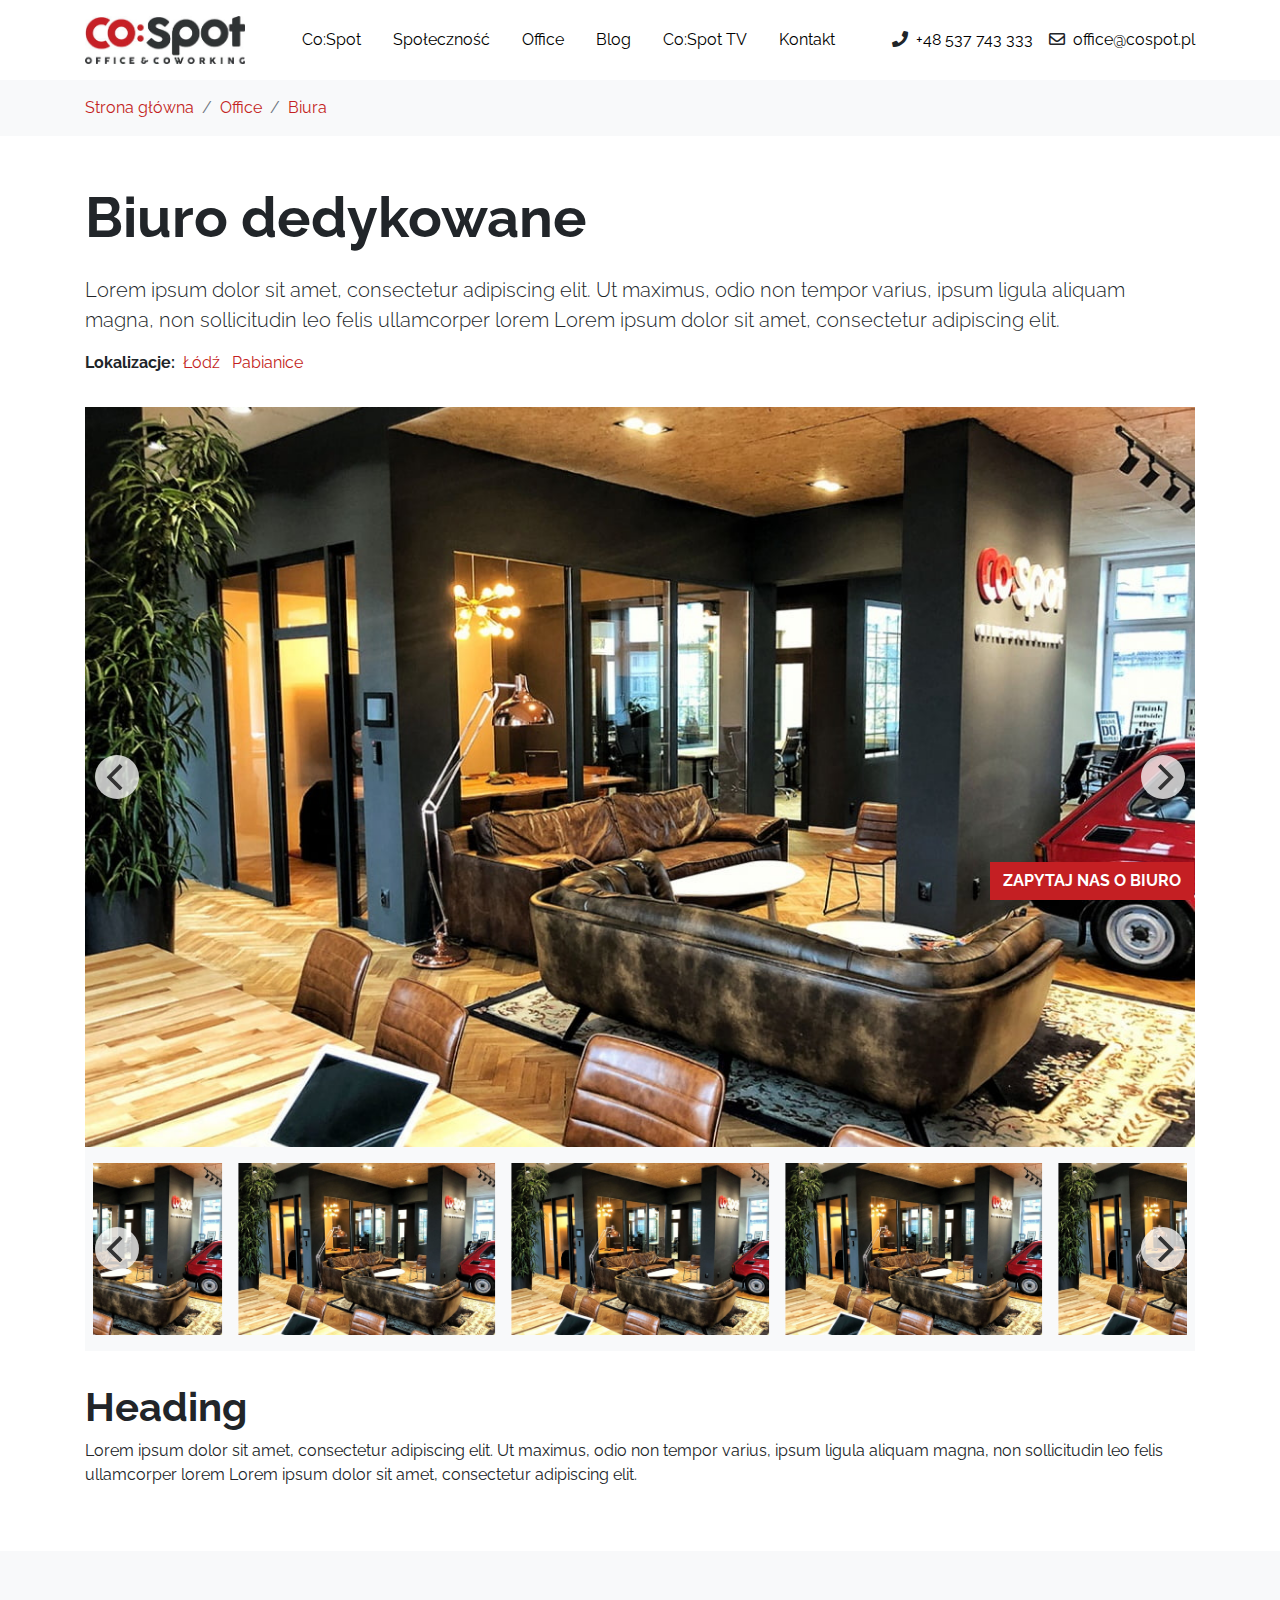
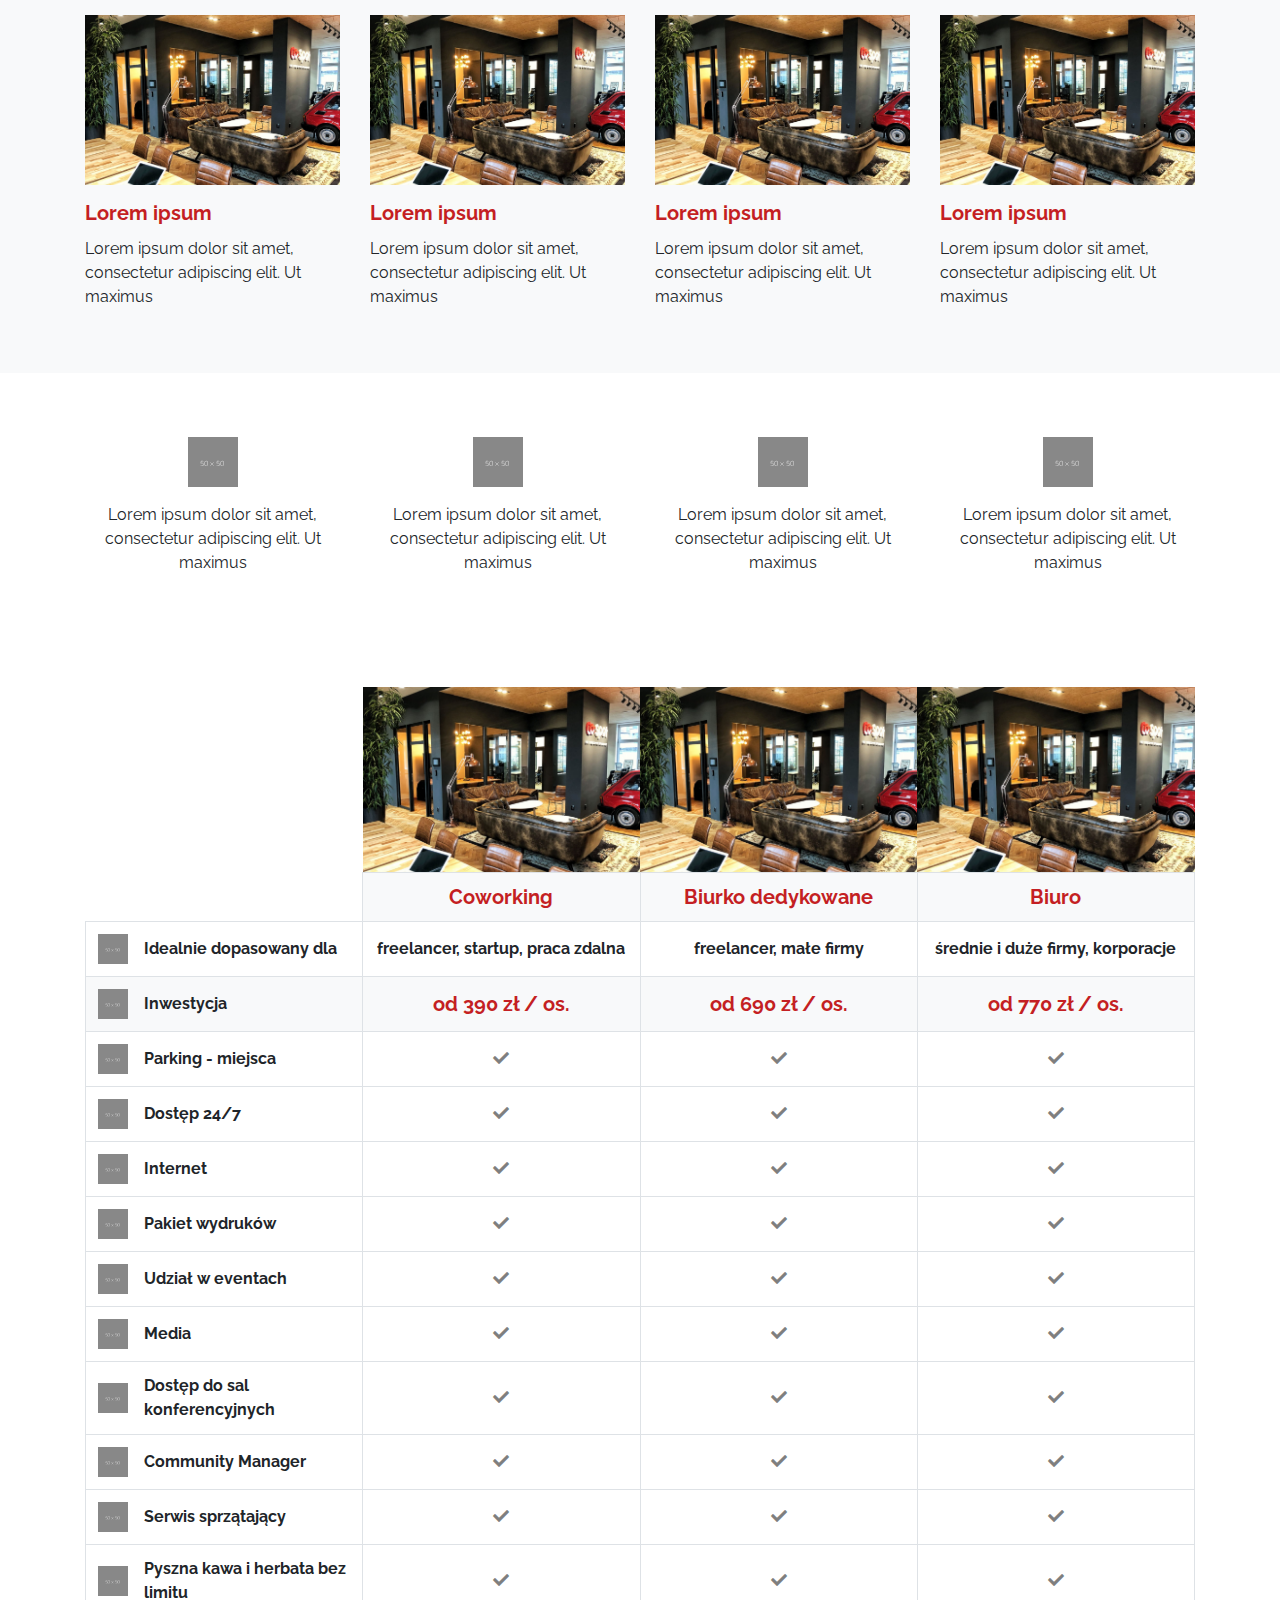
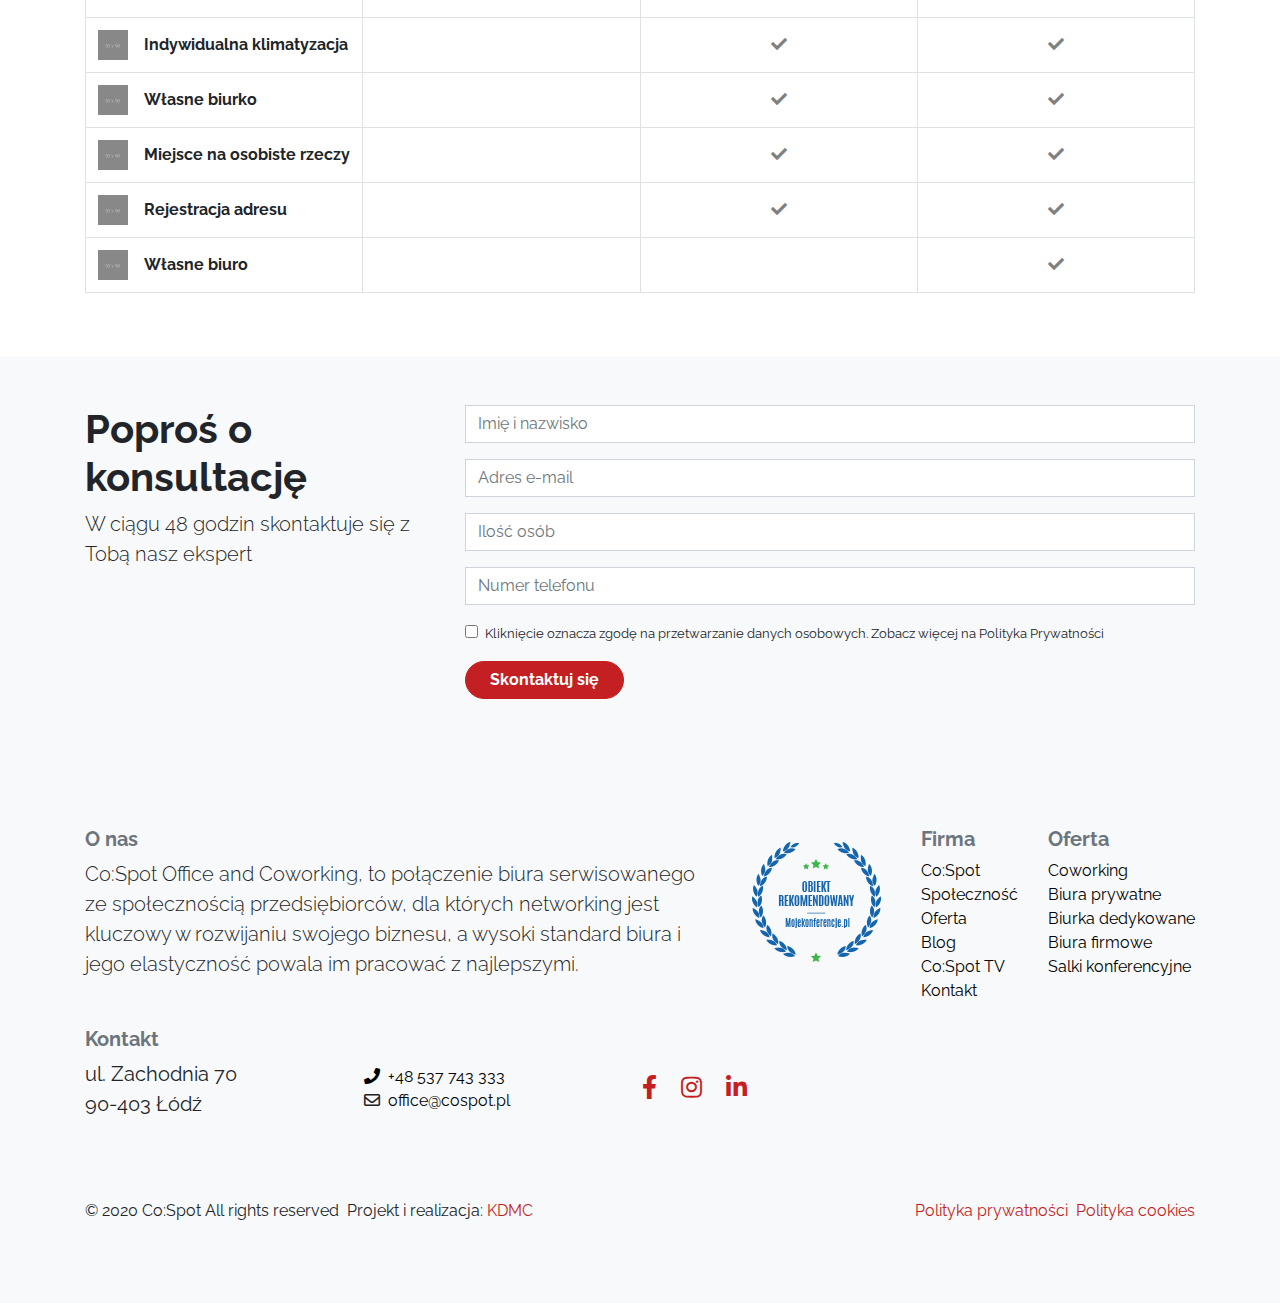
<file: office.html>
<!DOCTYPE html>
<html>

<head>
    <meta charset="utf-8">
    <meta name="viewport" content="width=device-width, initial-scale=1.0, shrink-to-fit=no">
    <title>CoSpot</title>
    <link rel="stylesheet" href="assets/bootstrap/css/bootstrap.min.css">
    <link rel="stylesheet" href="https://fonts.googleapis.com/css?family=Raleway:100,100i,200,200i,300,300i,400,400i,500,500i,600,600i,700,700i,800,800i,900,900i&amp;subset=latin-ext">
    <link rel="stylesheet" href="assets/fonts/fontawesome-all.min.css">
    <link rel="stylesheet" href="assets/css/bootstrap.css">
    <link rel="stylesheet" href="assets/css/libs/flickity.css">
    <link rel="stylesheet" href="assets/css/libs/jquery.fancybox.css">
    <link rel="stylesheet" href="assets/css/styles.compiled.css">
    <link rel="stylesheet" href="assets/css/styles/content-box.compiled.css">
    <link rel="stylesheet" href="assets/css/sections/header/main.compiled.css">
    <link rel="stylesheet" href="assets/css/sections/main/intro.compiled.css">
    <link rel="stylesheet" href="assets/css/sections/main/map.compiled.css">
    <link rel="stylesheet" href="assets/css/styles/opacity.compiled.css">
    <link rel="stylesheet" href="assets/css/styles/typography.compiled.css">
    <link rel="stylesheet" href="assets/css/styles/sizes.compiled.css">
    <link rel="stylesheet" href="assets/css/styles/flickity.compiled.css">
    <link rel="stylesheet" href="assets/css/bg-area.compiled.css">
    <link rel="stylesheet" href="assets/css/sticky-form.compiled.css">
    <link rel="stylesheet" href="assets/css/styles/modal.compiled.css">
</head>

<body>
    <div class="section__page">
        <header class="section__page__header">
            <div class="section__page__header__main">
                <div class="bg-white section__page__header__main__navbar">
                    <div class="container">
                        <div class="row justify-content-between align-items-center">
                            <div class="col-auto py-3">
                                <div class="row align-items-center">
                                    <div class="col-auto d-xl-none pr-0"><button class="btn btn-link text-dark p-0" type="button" data-toggle="modal" data-target="#menuModal"><span class="h2 mb-0"><i class="fas fa-bars"></i></span></button></div>
                                    <div class="col-auto"><a href="index.html"><img class="width--160" src="assets/img/logo-cospot.jpg"></a></div>
                                </div>
                            </div>
                            <div class="col-auto d-none d-xl-block py-3">
                                <ul class="nav mb-0">
                                    <li class="nav-item"><a class="nav-link text-dark" href="#">Co:Spot</a></li>
                                    <li class="nav-item"><a class="nav-link text-dark" href="companies.html">Społeczność</a></li>
                                    <li class="nav-item"><a class="nav-link text-dark" href="offices.html">Office</a></li>
                                    <li class="nav-item"><a class="nav-link text-dark" href="blog.html">Blog</a></li>
                                    <li class="nav-item"><a class="nav-link text-dark" href="#">Co:Spot TV</a></li>
                                    <li class="nav-item"><a class="nav-link text-dark" href="#">Kontakt</a></li>
                                </ul>
                            </div>
                            <div class="col-auto d-none d-md-block py-3">
                                <ul class="list-inline d-flex align-items-baseline mb-0">
                                    <li class="list-inline-item d-flex align-items-baseline mr-3"><i class="fas fa-phone mr-2"></i><a class="text-dark" href="#">+48 537 743 333</a></li>
                                    <li class="list-inline-item d-flex align-items-baseline"><i class="far fa-envelope mr-2"></i><a class="text-dark" href="#">office@cospot.pl</a></li>
                                </ul>
                            </div>
                            <div class="col-auto d-md-none py-3"><button class="btn btn-link btn-sm text-dark font-weight-bold p-0" type="button" data-toggle="modal" data-target="#contactModal">Kontakt</button></div>
                        </div>
                    </div>
                </div>
                <div class="modal fade mb-4" role="dialog" tabindex="-1" id="menuModal">
                    <div class="modal-dialog modal-lg" role="document">
                        <div class="modal-content">
                            <div class="modal-header d-flex justify-content-end border-0 p-0">
                                <div><button class="btn btn-link border-left border-bottom px-3" data-dismiss="modal" type="button"><span class="text-dark"><i class="fas fa-times"></i></span></button></div><button class="close" type="button" aria-label="Close" data-dismiss="modal"><span aria-hidden="true">×</span></button>
                            </div>
                            <div class="modal-body">
                                <div class="container">
                                    <div class="row">
                                        <div class="col">
                                            <ul class="list-unstyled d-flex flex-column align-items-center lead">
                                                <li><a class="text-dark d-block py-2" href="#">Co:Spot</a></li>
                                                <li><a class="text-dark d-block py-2" href="#">Społeczność</a></li>
                                                <li><a class="text-dark d-block py-2" href="#">Office</a></li>
                                                <li><a class="text-dark d-block py-2" href="#">Blog</a></li>
                                                <li><a class="text-dark d-block py-2" href="#">Co:Spot TV</a></li>
                                                <li><a class="text-dark d-block py-2" href="#">Kontakt</a></li>
                                            </ul>
                                        </div>
                                    </div>
                                </div>
                            </div>
                        </div>
                    </div>
                </div>
            </div>
        </header>
        <main>
            <div class="bg-light py-3">
                <div class="container">
                    <div class="row">
                        <div class="col">
                            <ol class="breadcrumb rounded-0 bg-transparent p-0 mb-0">
                                <li class="breadcrumb-item"><a href="#"><span>Strona główna</span></a></li>
                                <li class="breadcrumb-item"><a href="#"><span>Office</span></a></li>
                                <li class="breadcrumb-item"><a href="#"><span>Biura</span></a></li>
                            </ol>
                        </div>
                    </div>
                </div>
            </div>
            <div class="py-5">
                <div class="container">
                    <div class="row">
                        <div class="col">
                            <div>
                                <h2 class="display-4 font-weight-bold mb-4">Biuro dedykowane</h2>
                                <p class="lead">Lorem ipsum dolor sit amet, consectetur adipiscing elit. Ut maximus, odio non tempor varius, ipsum ligula aliquam magna, non sollicitudin leo felis ullamcorper lorem&nbsp;Lorem ipsum dolor sit amet, consectetur adipiscing elit.&nbsp;</p>
                                <div class="d-flex align-items-baseline">
                                    <h3 class="h6 mr-2 font-weight-bold">Lokalizacje:</h3>
                                    <ul class="list-inline">
                                        <li class="list-inline-item"><a href="location.html">Łódź</a></li>
                                        <li class="list-inline-item"><a href="location.html">Pabianice</a></li>
                                    </ul>
                                </div>
                                <div class="row">
                                    <div class="col-12 py-3 mb-3">
                                        <div class="row no-gutters flex-nowrap slider_gallery_images mx-0 overflow-hidden">
                                            <div class="col-12 px-0">
                                                <div class="content--box format--3-2"><a href="assets/img/bg_2.jpg" data-fancybox="gallery"><img src="assets/img/bg_2.jpg"></a></div>
                                            </div>
                                            <div class="col-12 px-0">
                                                <div class="content--box format--3-2"><a href="assets/img/bg_2.jpg" data-fancybox="gallery"><img src="assets/img/bg_2.jpg"></a></div>
                                            </div>
                                            <div class="col-12 px-0">
                                                <div class="content--box format--3-2"><a href="assets/img/bg_2.jpg" data-fancybox="gallery"><img src="assets/img/bg_2.jpg"></a></div>
                                            </div>
                                            <div class="col-12 px-0">
                                                <div class="content--box format--3-2"><a href="assets/img/bg_2.jpg" data-fancybox="gallery"><img src="assets/img/bg_2.jpg"></a></div>
                                            </div>
                                            <div class="col-12 px-0">
                                                <div class="content--box format--3-2"><a href="assets/img/bg_2.jpg" data-fancybox="gallery"><img src="assets/img/bg_2.jpg"></a></div>
                                            </div>
                                            <div class="col-12 px-0">
                                                <div class="content--box format--3-2"><a href="assets/img/bg_2.jpg" data-fancybox="gallery"><img src="assets/img/bg_2.jpg"></a></div>
                                            </div>
                                        </div>
                                        <div class="row d-none d-sm-flex">
                                            <div class="col">
                                                <div class="bg-light slider_gallery">
                                                    <div class="row no-gutters flex-nowrap slider_gallery_thumbnails p-2 overflow-hidden">
                                                        <div class="col-sm-4 col-md-3 col-lg-4 col-xl-3 p-2">
                                                            <div class="content--box format--3-2">
                                                                <div><img class="img-fluid" src="assets/img/bg_2.jpg"></div>
                                                            </div>
                                                        </div>
                                                        <div class="col-sm-4 col-md-3 col-lg-4 col-xl-3 p-2">
                                                            <div class="content--box format--3-2">
                                                                <div><img class="img-fluid" src="assets/img/bg_2.jpg"></div>
                                                            </div>
                                                        </div>
                                                        <div class="col-sm-4 col-md-3 col-lg-4 col-xl-3 p-2">
                                                            <div class="content--box format--3-2">
                                                                <div><img class="img-fluid" src="assets/img/bg_2.jpg"></div>
                                                            </div>
                                                        </div>
                                                        <div class="col-sm-4 col-md-3 col-lg-4 col-xl-3 p-2">
                                                            <div class="content--box format--3-2">
                                                                <div><img class="img-fluid" src="assets/img/bg_2.jpg"></div>
                                                            </div>
                                                        </div>
                                                        <div class="col-sm-4 col-md-3 col-lg-4 col-xl-3 p-2">
                                                            <div class="content--box format--3-2">
                                                                <div><img class="img-fluid" src="assets/img/bg_2.jpg"></div>
                                                            </div>
                                                        </div>
                                                        <div class="col-sm-4 col-md-3 col-lg-4 col-xl-3 p-2">
                                                            <div class="content--box format--3-2">
                                                                <div><img class="img-fluid" src="assets/img/bg_2.jpg"></div>
                                                            </div>
                                                        </div>
                                                    </div>
                                                </div>
                                            </div>
                                        </div>
                                    </div>
                                </div>
                                <h1 class="font-weight-bold">Heading</h1>
                                <p>Lorem ipsum dolor sit amet, consectetur adipiscing elit. Ut maximus, odio non tempor varius, ipsum ligula aliquam magna, non sollicitudin leo felis ullamcorper lorem Lorem ipsum dolor sit amet, consectetur adipiscing elit. </p>
                            </div>
                        </div>
                    </div>
                </div>
            </div>
            <div class="bg-light py-5">
                <div class="container">
                    <div class="row">
                        <div class="col">
                            <div class="row justify-content-center">
                                <div class="col-md-6 col-lg-4 col-xl-3 py-3">
                                    <div class="card border-0 bg-transparent">
                                        <div class="content--box format--3-2">
                                            <div><img src="assets/img/bg_2.jpg"></div>
                                        </div>
                                        <div class="card-body p-0 mt-3">
                                            <h4 class="card-title h5 font-weight-bold"><a href="#">Lorem ipsum</a><br></h4>
                                            <p class="card-text">Lorem ipsum dolor sit amet, consectetur adipiscing elit. Ut maximus<br></p>
                                        </div>
                                    </div>
                                </div>
                                <div class="col-md-6 col-lg-4 col-xl-3 py-3">
                                    <div class="card border-0 bg-transparent">
                                        <div class="content--box format--3-2">
                                            <div><img src="assets/img/bg_2.jpg"></div>
                                        </div>
                                        <div class="card-body p-0 mt-3">
                                            <h4 class="card-title h5 font-weight-bold"><a href="#">Lorem ipsum</a><br></h4>
                                            <p class="card-text">Lorem ipsum dolor sit amet, consectetur adipiscing elit. Ut maximus</p>
                                        </div>
                                    </div>
                                </div>
                                <div class="col-md-6 col-lg-4 col-xl-3 py-3">
                                    <div class="card border-0 bg-transparent">
                                        <div class="content--box format--3-2">
                                            <div><img src="assets/img/bg_2.jpg"></div>
                                        </div>
                                        <div class="card-body p-0 mt-3">
                                            <h4 class="card-title h5 font-weight-bold"><a href="#">Lorem ipsum</a><br></h4>
                                            <p class="card-text">Lorem ipsum dolor sit amet, consectetur adipiscing elit. Ut maximus<br></p>
                                        </div>
                                    </div>
                                </div>
                                <div class="col-md-6 col-lg-4 col-xl-3 py-3">
                                    <div class="card border-0 bg-transparent">
                                        <div class="content--box format--3-2">
                                            <div><img src="assets/img/bg_2.jpg"></div>
                                        </div>
                                        <div class="card-body p-0 mt-3">
                                            <h4 class="card-title h5 font-weight-bold"><a href="#">Lorem ipsum</a><br></h4>
                                            <p class="card-text">Lorem ipsum dolor sit amet, consectetur adipiscing elit. Ut maximus<br></p>
                                        </div>
                                    </div>
                                </div>
                            </div>
                        </div>
                    </div>
                </div>
            </div>
            <div class="py-5">
                <div class="container">
                    <div class="row">
                        <div class="col">
                            <div class="row justify-content-center">
                                <div class="col-sm-6 col-md-4 col-xl-3 py-3">
                                    <div class="card border-0 bg-transparent">
                                        <div class="d-flex justify-content-center"><img class="img-fluid" src="assets/img/sample-50-50.png"></div>
                                        <div class="card-body p-0 mt-3">
                                            <p class="text-center card-text">Lorem ipsum dolor sit amet, consectetur adipiscing elit. Ut maximus<br></p>
                                        </div>
                                    </div>
                                </div>
                                <div class="col-sm-6 col-md-4 col-xl-3 py-3">
                                    <div class="card border-0 bg-transparent">
                                        <div class="d-flex justify-content-center"><img class="img-fluid" src="assets/img/sample-50-50.png"></div>
                                        <div class="card-body p-0 mt-3">
                                            <p class="text-center card-text">Lorem ipsum dolor sit amet, consectetur adipiscing elit. Ut maximus</p>
                                        </div>
                                    </div>
                                </div>
                                <div class="col-sm-6 col-md-4 col-xl-3 py-3">
                                    <div class="card border-0 bg-transparent">
                                        <div class="d-flex justify-content-center"><img class="img-fluid" src="assets/img/sample-50-50.png"></div>
                                        <div class="card-body p-0 mt-3">
                                            <p class="text-center card-text">Lorem ipsum dolor sit amet, consectetur adipiscing elit. Ut maximus<br></p>
                                        </div>
                                    </div>
                                </div>
                                <div class="col-sm-6 col-md-4 col-xl-3 py-3">
                                    <div class="card border-0 bg-transparent">
                                        <div class="d-flex justify-content-center"><img class="img-fluid" src="assets/img/sample-50-50.png"></div>
                                        <div class="card-body p-0 mt-3">
                                            <p class="text-center card-text">Lorem ipsum dolor sit amet, consectetur adipiscing elit. Ut maximus<br></p>
                                        </div>
                                    </div>
                                </div>
                            </div>
                        </div>
                    </div>
                </div>
            </div>
            <div class="py-5">
                <div class="container">
                    <div class="row">
                        <div class="col">
                            <div class="table-responsive">
                                <table class="table table-bordered">
                                    <tbody>
                                        <tr>
                                            <th class="border-0 w-25" rowspan="2"></th>
                                            <td class="text-center p-0 w-25 border-0">
                                                <div class="content--box format--3-2">
                                                    <div><img src="assets/img/bg_2.jpg"></div>
                                                </div>
                                            </td>
                                            <td class="text-center p-0 w-25 border-0">
                                                <div class="content--box format--3-2">
                                                    <div><img src="assets/img/bg_2.jpg"></div>
                                                </div>
                                            </td>
                                            <td class="text-center p-0 w-25 border-0">
                                                <div class="content--box format--3-2">
                                                    <div><img src="assets/img/bg_2.jpg"></div>
                                                </div>
                                            </td>
                                        </tr>
                                        <tr>
                                            <th class="text-center bg-light align-middle font-weight-bold">
                                                <h3 class="text-center text-primary h5 mb-0 font-weight-bold">Coworking</h3>
                                            </th>
                                            <th class="text-center bg-light align-middle font-weight-bold">
                                                <h3 class="text-center text-primary h5 mb-0 font-weight-bold">Biurko dedykowane</h3>
                                            </th>
                                            <th class="text-center bg-light align-middle font-weight-bold">
                                                <h3 class="text-center text-primary h5 mb-0 font-weight-bold">Biuro</h3>
                                            </th>
                                        </tr>
                                        <tr>
                                            <th class="align-middle"><span class="d-flex align-items-center"><img class="height--30 mr-3" src="assets/img/sample-50-50.png"><span>Idealnie dopasowany dla</span></span></th>
                                            <td class="text-center align-middle font-weight-bold">freelancer, startup, praca zdalna</td>
                                            <td class="text-center align-middle font-weight-bold">freelancer, małe firmy</td>
                                            <td class="text-center align-middle font-weight-bold">średnie i duże firmy, korporacje</td>
                                        </tr>
                                        <tr class="bg-light">
                                            <th class="align-middle"><span class="d-flex align-items-center"><img class="height--30 mr-3" src="assets/img/sample-50-50.png"><span>Inwestycja</span></span></th>
                                            <td class="text-nowrap text-center text-primary font-weight-bold lead align-middle">od 390 zł / os.</td>
                                            <td class="text-nowrap text-center text-primary font-weight-bold lead align-middle">od 690 zł / os.</td>
                                            <td class="text-nowrap text-center text-primary font-weight-bold lead align-middle">od 770 zł / os.</td>
                                        </tr>
                                        <tr>
                                            <th class="align-middle"><span class="d-flex align-items-center"><img class="height--30 mr-3" src="assets/img/sample-50-50.png"><span>Parking - miejsca</span></span></th>
                                            <td class="text-center text-black-50 align-middle"><i class="fas fa-check"></i></td>
                                            <td class="text-center text-black-50 align-middle"><i class="fas fa-check"></i></td>
                                            <td class="text-center text-black-50 align-middle"><i class="fas fa-check"></i></td>
                                        </tr>
                                        <tr>
                                            <th class="align-middle"><span class="d-flex align-items-center"><img class="height--30 mr-3" src="assets/img/sample-50-50.png"><span>Dostęp 24/7</span></span></th>
                                            <td class="text-center text-black-50 align-middle"><i class="fas fa-check"></i></td>
                                            <td class="text-center text-black-50 align-middle"><i class="fas fa-check"></i></td>
                                            <td class="text-center text-black-50 align-middle"><i class="fas fa-check"></i></td>
                                        </tr>
                                        <tr>
                                            <th class="align-middle"><span class="d-flex align-items-center"><img class="height--30 mr-3" src="assets/img/sample-50-50.png"><span>Internet</span></span></th>
                                            <td class="text-center text-black-50 align-middle"><i class="fas fa-check"></i></td>
                                            <td class="text-center text-black-50 align-middle"><i class="fas fa-check"></i></td>
                                            <td class="text-center text-black-50 align-middle"><i class="fas fa-check"></i></td>
                                        </tr>
                                        <tr>
                                            <th class="align-middle"><span class="d-flex align-items-center"><img class="height--30 mr-3" src="assets/img/sample-50-50.png"><span>Pakiet wydruków</span></span></th>
                                            <td class="text-center text-black-50 align-middle"><i class="fas fa-check"></i></td>
                                            <td class="text-center text-black-50 align-middle"><i class="fas fa-check"></i></td>
                                            <td class="text-center text-black-50 align-middle"><i class="fas fa-check"></i></td>
                                        </tr>
                                        <tr>
                                            <th class="align-middle"><span class="d-flex align-items-center"><img class="height--30 mr-3" src="assets/img/sample-50-50.png"><span>Udział w eventach</span></span></th>
                                            <td class="text-center text-black-50 align-middle"><i class="fas fa-check"></i></td>
                                            <td class="text-center text-black-50 align-middle"><i class="fas fa-check"></i></td>
                                            <td class="text-center text-black-50 align-middle"><i class="fas fa-check"></i></td>
                                        </tr>
                                        <tr>
                                            <th class="align-middle"><span class="d-flex align-items-center"><img class="height--30 mr-3" src="assets/img/sample-50-50.png"><span>Media</span></span></th>
                                            <td class="text-center text-black-50 align-middle"><i class="fas fa-check"></i></td>
                                            <td class="text-center text-black-50 align-middle"><i class="fas fa-check"></i></td>
                                            <td class="text-center text-black-50 align-middle"><i class="fas fa-check"></i></td>
                                        </tr>
                                        <tr>
                                            <th class="align-middle"><span class="d-flex align-items-center"><img class="height--30 mr-3" src="assets/img/sample-50-50.png"><span>Dostęp do sal konferencyjnych</span></span></th>
                                            <td class="text-center text-black-50 align-middle"><i class="fas fa-check"></i></td>
                                            <td class="text-center text-black-50 align-middle"><i class="fas fa-check"></i></td>
                                            <td class="text-center text-black-50 align-middle"><i class="fas fa-check"></i></td>
                                        </tr>
                                        <tr>
                                            <th class="align-middle"><span class="d-flex align-items-center"><img class="height--30 mr-3" src="assets/img/sample-50-50.png"><span>Community Manager</span></span></th>
                                            <td class="text-center text-black-50 align-middle"><i class="fas fa-check"></i></td>
                                            <td class="text-center text-black-50 align-middle"><i class="fas fa-check"></i></td>
                                            <td class="text-center text-black-50 align-middle"><i class="fas fa-check"></i></td>
                                        </tr>
                                        <tr>
                                            <th class="align-middle"><span class="d-flex align-items-center"><img class="height--30 mr-3" src="assets/img/sample-50-50.png"><span>Serwis sprzątający</span></span></th>
                                            <td class="text-center text-black-50 align-middle"><i class="fas fa-check"></i></td>
                                            <td class="text-center text-black-50 align-middle"><i class="fas fa-check"></i></td>
                                            <td class="text-center text-black-50 align-middle"><i class="fas fa-check"></i></td>
                                        </tr>
                                        <tr>
                                            <th class="align-middle"><span class="d-flex align-items-center"><img class="height--30 mr-3" src="assets/img/sample-50-50.png"><span>Pyszna kawa i herbata bez limitu</span></span></th>
                                            <td class="text-center text-black-50 align-middle"><i class="fas fa-check"></i></td>
                                            <td class="text-center text-black-50 align-middle"><i class="fas fa-check"></i></td>
                                            <td class="text-center text-black-50 align-middle"><i class="fas fa-check"></i></td>
                                        </tr>
                                        <tr>
                                            <th class="align-middle"><span class="d-flex align-items-center"><img class="height--30 mr-3" src="assets/img/sample-50-50.png"><span>Indywidualna klimatyzacja</span></span></th>
                                            <td class="text-center text-black-50 align-middle"></td>
                                            <td class="text-center text-black-50 align-middle"><i class="fas fa-check"></i></td>
                                            <td class="text-center text-black-50 align-middle"><i class="fas fa-check"></i></td>
                                        </tr>
                                        <tr>
                                            <th class="align-middle"><span class="d-flex align-items-center"><img class="height--30 mr-3" src="assets/img/sample-50-50.png"><span>Własne biurko</span></span></th>
                                            <td class="text-center text-black-50 align-middle"></td>
                                            <td class="text-center text-black-50 align-middle"><i class="fas fa-check"></i></td>
                                            <td class="text-center text-black-50 align-middle"><i class="fas fa-check"></i></td>
                                        </tr>
                                        <tr>
                                            <th class="align-middle"><span class="d-flex align-items-center"><img class="height--30 mr-3" src="assets/img/sample-50-50.png"><span>Miejsce na osobiste rzeczy</span></span></th>
                                            <td class="text-center text-black-50 align-middle"></td>
                                            <td class="text-center text-black-50 align-middle"><i class="fas fa-check"></i></td>
                                            <td class="text-center text-black-50 align-middle"><i class="fas fa-check"></i></td>
                                        </tr>
                                        <tr>
                                            <th class="align-middle"><span class="d-flex align-items-center"><img class="height--30 mr-3" src="assets/img/sample-50-50.png"><span>Rejestracja adresu</span></span></th>
                                            <td class="text-center text-black-50 align-middle"></td>
                                            <td class="text-center text-black-50 align-middle"><i class="fas fa-check"></i></td>
                                            <td class="text-center text-black-50 align-middle"><i class="fas fa-check"></i></td>
                                        </tr>
                                        <tr>
                                            <th class="align-middle"><span class="d-flex align-items-center"><img class="height--30 mr-3" src="assets/img/sample-50-50.png"><span>Własne biuro</span></span></th>
                                            <td class="text-center text-black-50 align-middle"></td>
                                            <td class="text-center text-black-50 align-middle"></td>
                                            <td class="text-center text-black-50 align-middle"><i class="fas fa-check"></i></td>
                                        </tr>
                                    </tbody>
                                </table>
                            </div>
                        </div>
                    </div>
                </div>
            </div>
            <div class="bg-light py-5">
                <div class="container">
                    <div class="row">
                        <div class="col-md-6 col-lg-4">
                            <h2 class="h1 font-weight-bold">Poproś o konsultację</h2>
                            <p class="lead">W ciągu 48&nbsp;godzin skontaktuje się z Tobą nasz ekspert<br></p>
                        </div>
                        <div class="col">
                            <form>
                                <div class="form-row">
                                    <div class="col-12">
                                        <div class="form-group"><input class="form-control" type="text" placeholder="Imię i nazwisko"></div>
                                    </div>
                                </div>
                                <div class="form-row">
                                    <div class="col-12">
                                        <div class="form-group"><input class="form-control" type="email" placeholder="Adres e-mail"></div>
                                    </div>
                                    <div class="col-12">
                                        <div class="form-group"><input class="form-control" type="number" placeholder="Ilość osób"></div>
                                    </div>
                                </div>
                                <div class="form-row">
                                    <div class="col-12">
                                        <div class="form-group"><input class="form-control" type="tel" placeholder="Numer telefonu"></div>
                                    </div>
                                </div>
                                <div class="form-row">
                                    <div class="col-12">
                                        <div class="form-group">
                                            <div class="form-check"><input class="form-check-input" type="checkbox" id="formCheck-1"><label class="form-check-label" for="formCheck-1"><small>Kliknięcie oznacza zgodę na przetwarzanie danych osobowych. Zobacz więcej na Polityka Prywatności</small></label></div>
                                        </div>
                                    </div>
                                </div>
                                <div class="form-row">
                                    <div class="col-12">
                                        <div class="form-group"><button class="btn btn-primary font-weight-bold rounded-pill px-4" type="button">Skontaktuj się</button></div>
                                    </div>
                                </div>
                            </form>
                        </div>
                    </div>
                </div>
            </div>
            <div>
                <div class="modal fade mb-4" role="dialog" tabindex="-1" id="contactModal">
                    <div class="modal-dialog modal-lg" role="document">
                        <div class="modal-content">
                            <div class="modal-header d-flex justify-content-end border-0 p-0">
                                <div><button class="btn btn-link border-left border-bottom px-3" data-dismiss="modal" type="button"><span class="text-dark"><i class="fas fa-times"></i></span></button></div><button class="close" type="button" aria-label="Close" data-dismiss="modal"><span aria-hidden="true">×</span></button>
                            </div>
                            <div class="modal-body">
                                <div class="container">
                                    <div class="row">
                                        <div class="col">
                                            <ul class="list-inline d-flex justify-content-between align-items-baseline flex-wrap lead">
                                                <li class="list-inline-item text-primary d-flex align-items-baseline mr-3 my-1"><i class="fas fa-phone mr-2"></i><a class="text-nowrap text-primary" href="#">+48 537 743 333</a></li>
                                                <li class="list-inline-item text-primary d-flex align-items-baseline my-1"><i class="far fa-envelope mr-2"></i><a class="text-primary" href="#">office@cospot.pl</a></li>
                                            </ul>
                                            <hr>
                                            <h3 class="h5 font-weight-bold">Poproś o konsultację</h3>
                                            <p>W ciągu 48&nbsp;godzin skontaktuje się z Tobą nasz ekspert<br></p>
                                            <form>
                                                <div class="form-row">
                                                    <div class="col-12">
                                                        <div class="form-group"><input class="form-control" type="text" placeholder="Imię i nazwisko"></div>
                                                    </div>
                                                </div>
                                                <div class="form-row">
                                                    <div class="col-12">
                                                        <div class="form-group"><input class="form-control" type="email" placeholder="Adres e-mail"></div>
                                                    </div>
                                                </div>
                                                <div class="form-row">
                                                    <div class="col-12">
                                                        <div class="form-group"><input class="form-control" type="tel" placeholder="Numer telefonu"></div>
                                                    </div>
                                                </div>
                                                <div class="form-row">
                                                    <div class="col-12">
                                                        <div class="form-group">
                                                            <div class="form-check"><input class="form-check-input" type="checkbox" id="formCheck-1"><label class="form-check-label" for="formCheck-1"><small>Kliknięcie oznacza zgodę na przetwarzanie danych osobowych. Zobacz więcej na Polityka Prywatności</small></label></div>
                                                        </div>
                                                    </div>
                                                </div>
                                                <div class="form-row">
                                                    <div class="col-12">
                                                        <div class="form-group"><button class="btn btn-primary btn-block font-weight-bold" type="button">Skontaktuj się</button></div>
                                                    </div>
                                                </div>
                                            </form>
                                        </div>
                                    </div>
                                </div>
                            </div>
                        </div>
                    </div>
                </div>
            </div>
            <div class="fixed-bottom">
                <div class="container px-0 px-sm-3">
                    <div class="row justify-content-sm-end">
                        <div class="col-sm-auto"><button class="btn btn-primary btn-block text-uppercase font-weight-bold" type="button" data-toggle="modal" data-target="#contactModal"><span>Zapytaj nas o biuro</span></button></div>
                    </div>
                </div>
            </div>
        </main>
        <footer class="bg-light">
            <div class="py-5">
                <div class="container">
                    <div class="row justify-content-between">
                        <div class="col py-3">
                            <div class="row">
                                <div class="col">
                                    <h2 class="text-muted h5 font-weight-bold">O nas</h2>
                                    <p class="lead">Co:Spot Office and Coworking, to połączenie biura serwisowanego ze społecznością przedsiębiorców, dla których networking jest kluczowy w rozwijaniu swojego biznesu, a wysoki standard biura i jego elastyczność powala im pracować z najlepszymi.<br></p>
                                </div>
                                <div class="col-sm-auto">
                                    <div class="d-flex"><a href="https://www.mojekonferencje.pl/lodz/cospot-office-coworking" target="_blank"><img src="assets/img/obiekt_rekomendowany.png"></a></div>
                                </div>
                            </div>
                            <div class="row mt-3">
                                <div class="col py-3">
                                    <h3 class="text-muted h5 font-weight-bold">Kontakt</h3>
                                    <div class="row align-items-center">
                                        <div class="col-sm-6 col-md-4">
                                            <p class="lead mb-3 font-weight-normal">ul. Zachodnia 70<br>90-403 Łódź</p>
                                        </div>
                                        <div class="col-sm-6 col-md-4">
                                            <ul class="list-unstyled mb-3">
                                                <li class="text-dark"><i class="fas fa-phone mr-2"></i><a class="text-dark" href="#">+48 537 743 333</a></li>
                                                <li><i class="far fa-envelope mr-2"></i><a class="text-dark" href="#">office@cospot.pl</a></li>
                                            </ul>
                                        </div>
                                        <div class="col-md-4">
                                            <ul class="list-inline d-flex align-items-center mb-3">
                                                <li class="list-inline-item mr-4"><a class="h4 mb-0" href="#"><i class="fab fa-facebook-f"></i></a></li>
                                                <li class="list-inline-item mr-4"><a class="text-primary h4 mb-0" href="#"><i class="fab fa-instagram"></i></a></li>
                                                <li class="list-inline-item mr-4"><a class="text-primary h4 mb-0" href="#"><i class="fab fa-linkedin-in"></i></a></li>
                                            </ul>
                                        </div>
                                    </div>
                                </div>
                            </div>
                        </div>
                        <div class="col-lg-auto">
                            <div class="row justify-content-start">
                                <div class="col-sm-4 col-lg-auto py-3">
                                    <h3 class="text-muted h5 font-weight-bold">Firma</h3>
                                    <ul class="list-unstyled mb-0">
                                        <li><a class="text-left text-dark" href="#">Co:Spot</a></li>
                                        <li><a class="text-dark" href="#">Społeczność</a></li>
                                        <li><a class="text-dark" href="#">Oferta</a></li>
                                        <li><a class="text-dark" href="#">Blog</a></li>
                                        <li><a class="text-dark" href="#">Co:Spot TV</a></li>
                                        <li><a class="text-dark" href="#">Kontakt</a></li>
                                    </ul>
                                </div>
                                <div class="col-sm-4 col-lg-auto py-3">
                                    <h3 class="text-muted h5 font-weight-bold">Oferta</h3>
                                    <ul class="list-unstyled mb-0">
                                        <li><a class="text-left text-dark" href="#">Coworking</a></li>
                                        <li><a class="text-dark" href="#">Biura prywatne</a></li>
                                        <li><a class="text-dark" href="#">Biurka dedykowane</a></li>
                                        <li><a class="text-dark" href="#">Biura firmowe</a></li>
                                        <li class="text-dark"><a class="text-dark" href="#">Salki konferencyjne</a></li>
                                    </ul>
                                </div>
                            </div>
                        </div>
                    </div>
                    <div class="row justify-content-lg-between my-3">
                        <div class="col-lg-auto order-1 order-lg-2 py-3">
                            <ul class="list-inline d-flex justify-content-center mb-0">
                                <li class="list-inline-item"><a href="#">Polityka prywatności</a></li>
                                <li class="list-inline-item"><a href="#">Polityka cookies</a></li>
                            </ul>
                        </div>
                        <div class="col-lg-auto order-2 order-lg-1 py-3">
                            <ul class="list-inline d-flex flex-column align-items-center flex-lg-row mb-0">
                                <li class="list-inline-item">© 2020 Co:Spot All rights reserved</li>
                                <li class="list-inline-item">Projekt i realizacja:&nbsp;<a href="#">KDMC</a></li>
                            </ul>
                        </div>
                    </div>
                </div>
            </div>
        </footer>
    </div>
    <script src="assets/js/jquery.min.js"></script>
    <script src="assets/bootstrap/js/bootstrap.min.js"></script>
    <script src="assets/js/libs/flickity.pkgd.js"></script>
    <script src="assets/js/libs/jquery.fancybox.js"></script>
    <script src="assets/js/svg.js"></script>
    <script src="assets/js/flickity.js"></script>
    <script src="assets/js/sticky-form.js"></script>
</body>

</html>
</file>
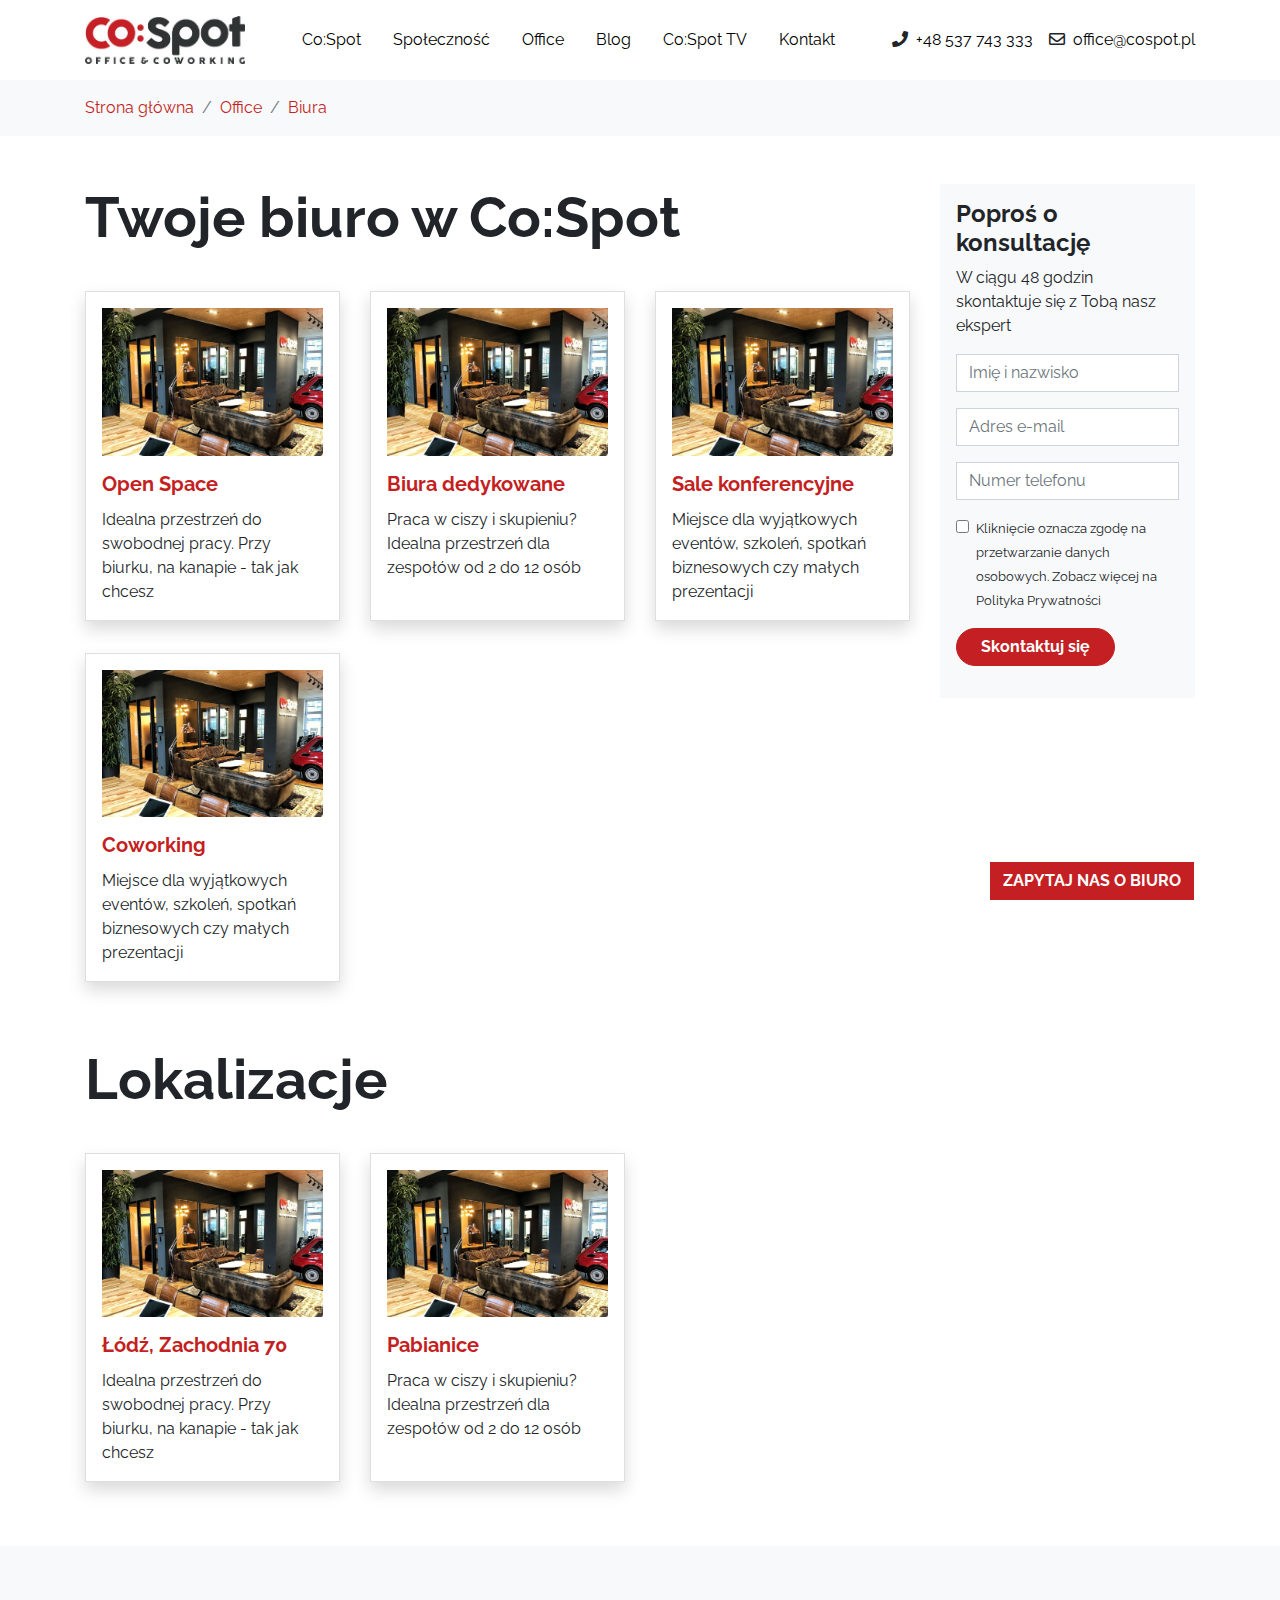
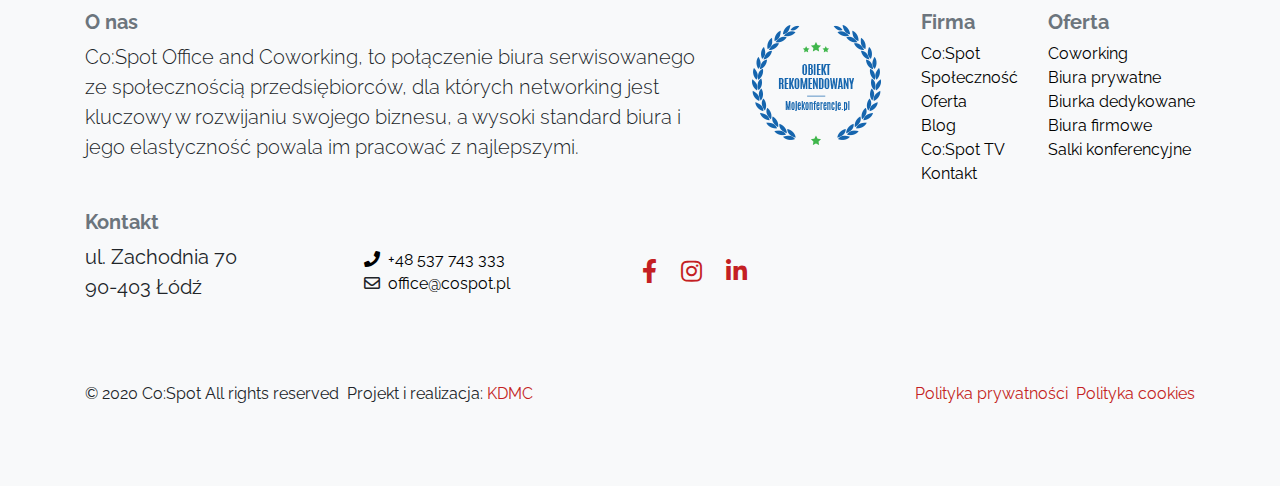
<file: offices.html>
<!DOCTYPE html>
<html>

<head>
    <meta charset="utf-8">
    <meta name="viewport" content="width=device-width, initial-scale=1.0, shrink-to-fit=no">
    <title>CoSpot</title>
    <link rel="stylesheet" href="assets/bootstrap/css/bootstrap.min.css">
    <link rel="stylesheet" href="https://fonts.googleapis.com/css?family=Raleway:100,100i,200,200i,300,300i,400,400i,500,500i,600,600i,700,700i,800,800i,900,900i&amp;subset=latin-ext">
    <link rel="stylesheet" href="assets/fonts/fontawesome-all.min.css">
    <link rel="stylesheet" href="assets/css/bootstrap.css">
    <link rel="stylesheet" href="assets/css/libs/flickity.css">
    <link rel="stylesheet" href="assets/css/libs/jquery.fancybox.css">
    <link rel="stylesheet" href="assets/css/styles.compiled.css">
    <link rel="stylesheet" href="assets/css/styles/content-box.compiled.css">
    <link rel="stylesheet" href="assets/css/sections/header/main.compiled.css">
    <link rel="stylesheet" href="assets/css/sections/main/intro.compiled.css">
    <link rel="stylesheet" href="assets/css/sections/main/map.compiled.css">
    <link rel="stylesheet" href="assets/css/styles/opacity.compiled.css">
    <link rel="stylesheet" href="assets/css/styles/typography.compiled.css">
    <link rel="stylesheet" href="assets/css/styles/sizes.compiled.css">
    <link rel="stylesheet" href="assets/css/styles/flickity.compiled.css">
    <link rel="stylesheet" href="assets/css/bg-area.compiled.css">
    <link rel="stylesheet" href="assets/css/sticky-form.compiled.css">
    <link rel="stylesheet" href="assets/css/styles/modal.compiled.css">
</head>

<body>
    <div class="section__page">
        <header class="section__page__header">
            <div class="section__page__header__main">
                <div class="bg-white section__page__header__main__navbar">
                    <div class="container">
                        <div class="row justify-content-between align-items-center">
                            <div class="col-auto py-3">
                                <div class="row align-items-center">
                                    <div class="col-auto d-xl-none pr-0"><button class="btn btn-link text-dark p-0" type="button" data-toggle="modal" data-target="#menuModal"><span class="h2 mb-0"><i class="fas fa-bars"></i></span></button></div>
                                    <div class="col-auto"><a href="index.html"><img class="width--160" src="assets/img/logo-cospot.jpg"></a></div>
                                </div>
                            </div>
                            <div class="col-auto d-none d-xl-block py-3">
                                <ul class="nav mb-0">
                                    <li class="nav-item"><a class="nav-link text-dark" href="#">Co:Spot</a></li>
                                    <li class="nav-item"><a class="nav-link text-dark" href="companies.html">Społeczność</a></li>
                                    <li class="nav-item"><a class="nav-link text-dark" href="offices.html">Office</a></li>
                                    <li class="nav-item"><a class="nav-link text-dark" href="blog.html">Blog</a></li>
                                    <li class="nav-item"><a class="nav-link text-dark" href="#">Co:Spot TV</a></li>
                                    <li class="nav-item"><a class="nav-link text-dark" href="#">Kontakt</a></li>
                                </ul>
                            </div>
                            <div class="col-auto d-none d-md-block py-3">
                                <ul class="list-inline d-flex align-items-baseline mb-0">
                                    <li class="list-inline-item d-flex align-items-baseline mr-3"><i class="fas fa-phone mr-2"></i><a class="text-dark" href="#">+48 537 743 333</a></li>
                                    <li class="list-inline-item d-flex align-items-baseline"><i class="far fa-envelope mr-2"></i><a class="text-dark" href="#">office@cospot.pl</a></li>
                                </ul>
                            </div>
                            <div class="col-auto d-md-none py-3"><button class="btn btn-link btn-sm text-dark font-weight-bold p-0" type="button" data-toggle="modal" data-target="#contactModal">Kontakt</button></div>
                        </div>
                    </div>
                </div>
                <div class="modal fade mb-4" role="dialog" tabindex="-1" id="menuModal">
                    <div class="modal-dialog modal-lg" role="document">
                        <div class="modal-content">
                            <div class="modal-header d-flex justify-content-end border-0 p-0">
                                <div><button class="btn btn-link border-left border-bottom px-3" data-dismiss="modal" type="button"><span class="text-dark"><i class="fas fa-times"></i></span></button></div><button class="close" type="button" aria-label="Close" data-dismiss="modal"><span aria-hidden="true">×</span></button>
                            </div>
                            <div class="modal-body">
                                <div class="container">
                                    <div class="row">
                                        <div class="col">
                                            <ul class="list-unstyled d-flex flex-column align-items-center lead">
                                                <li><a class="text-dark d-block py-2" href="#">Co:Spot</a></li>
                                                <li><a class="text-dark d-block py-2" href="#">Społeczność</a></li>
                                                <li><a class="text-dark d-block py-2" href="#">Office</a></li>
                                                <li><a class="text-dark d-block py-2" href="#">Blog</a></li>
                                                <li><a class="text-dark d-block py-2" href="#">Co:Spot TV</a></li>
                                                <li><a class="text-dark d-block py-2" href="#">Kontakt</a></li>
                                            </ul>
                                        </div>
                                    </div>
                                </div>
                            </div>
                        </div>
                    </div>
                </div>
            </div>
        </header>
        <main>
            <div class="bg-light py-3">
                <div class="container">
                    <div class="row">
                        <div class="col">
                            <ol class="breadcrumb rounded-0 bg-transparent p-0 mb-0">
                                <li class="breadcrumb-item"><a href="#"><span>Strona główna</span></a></li>
                                <li class="breadcrumb-item"><a href="#"><span>Office</span></a></li>
                                <li class="breadcrumb-item"><a href="#"><span>Biura</span></a></li>
                            </ol>
                        </div>
                    </div>
                </div>
            </div>
            <div class="py-5">
                <div class="container">
                    <div class="row">
                        <div class="col">
                            <h2 class="display-4 font-weight-bold mb-4">Twoje biuro w Co:Spot</h2>
                            <div class="row">
                                <div class="col-sm-6 col-lg-4 d-flex py-3">
                                    <div class="card shadow p-3">
                                        <div class="content--box format--3-2">
                                            <div><img src="assets/img/bg_2.jpg"></div>
                                        </div>
                                        <div class="card-body p-0 mt-3">
                                            <h4 class="card-title h5 font-weight-bold"><a href="office.html">Open Space</a><br></h4>
                                            <p class="card-text">Idealna przestrzeń do swobodnej pracy. Przy biurku, na kanapie - tak jak chcesz<br></p>
                                        </div>
                                    </div>
                                </div>
                                <div class="col-sm-6 col-lg-4 d-flex py-3">
                                    <div class="card shadow p-3">
                                        <div class="content--box format--3-2">
                                            <div><img src="assets/img/bg_2.jpg"></div>
                                        </div>
                                        <div class="card-body p-0 mt-3">
                                            <h4 class="card-title h5 font-weight-bold"><a href="office.html">Biura dedykowane</a><br></h4>
                                            <p class="card-text">Praca w ciszy i skupieniu? Idealna przestrzeń dla zespołów od 2 do 12 osób<br></p>
                                        </div>
                                    </div>
                                </div>
                                <div class="col-sm-6 col-lg-4 d-flex py-3">
                                    <div class="card shadow p-3">
                                        <div class="content--box format--3-2">
                                            <div><img src="assets/img/bg_2.jpg"></div>
                                        </div>
                                        <div class="card-body p-0 mt-3">
                                            <h4 class="card-title h5 font-weight-bold"><a href="office.html">Sale konferencyjne</a><br></h4>
                                            <p class="card-text">Miejsce dla wyjątkowych eventów, szkoleń, spotkań biznesowych czy małych prezentacji<br></p>
                                        </div>
                                    </div>
                                </div>
                                <div class="col-sm-6 col-lg-4 d-flex py-3">
                                    <div class="card shadow p-3">
                                        <div class="content--box format--3-2">
                                            <div><img src="assets/img/bg_2.jpg"></div>
                                        </div>
                                        <div class="card-body p-0 mt-3">
                                            <h4 class="card-title h5 font-weight-bold"><a href="office.html">Coworking</a><br></h4>
                                            <p class="card-text">Miejsce dla wyjątkowych eventów, szkoleń, spotkań biznesowych czy małych prezentacji<br></p>
                                        </div>
                                    </div>
                                </div>
                            </div>
                            <h2 class="display-4 font-weight-bold mb-4 mt-5">Lokalizacje</h2>
                            <div class="row">
                                <div class="col-sm-6 col-lg-4 d-flex py-3">
                                    <div class="card shadow p-3">
                                        <div class="content--box format--3-2">
                                            <div><img src="assets/img/bg_2.jpg"></div>
                                        </div>
                                        <div class="card-body p-0 mt-3">
                                            <h4 class="card-title h5 font-weight-bold"><a href="office.html">Łódź, Zachodnia 70</a><br></h4>
                                            <p class="card-text">Idealna przestrzeń do swobodnej pracy. Przy biurku, na kanapie - tak jak chcesz<br></p>
                                        </div>
                                    </div>
                                </div>
                                <div class="col-sm-6 col-lg-4 d-flex py-3">
                                    <div class="card shadow p-3">
                                        <div class="content--box format--3-2">
                                            <div><img src="assets/img/bg_2.jpg"></div>
                                        </div>
                                        <div class="card-body p-0 mt-3">
                                            <h4 class="card-title h5 font-weight-bold"><a href="office.html">Pabianice</a><br></h4>
                                            <p class="card-text">Praca w ciszy i skupieniu? Idealna przestrzeń dla zespołów od 2 do 12 osób<br></p>
                                        </div>
                                    </div>
                                </div>
                            </div>
                        </div>
                        <div class="col-xl-3 py-3 py-xl-0">
                            <div class="bg-light p-3 p-sm-4 p-md-5 p-xl-3">
                                <h3 class="h4 font-weight-bold">Poproś o konsultację</h3>
                                <p>W ciągu 48&nbsp;godzin skontaktuje się z Tobą nasz ekspert<br></p>
                                <form>
                                    <div class="form-row">
                                        <div class="col-12">
                                            <div class="form-group"><input class="form-control" type="text" placeholder="Imię i nazwisko"></div>
                                        </div>
                                    </div>
                                    <div class="form-row">
                                        <div class="col-12">
                                            <div class="form-group"><input class="form-control" type="email" placeholder="Adres e-mail"></div>
                                        </div>
                                    </div>
                                    <div class="form-row">
                                        <div class="col-12">
                                            <div class="form-group"><input class="form-control" type="tel" placeholder="Numer telefonu"></div>
                                        </div>
                                    </div>
                                    <div class="form-row">
                                        <div class="col-12">
                                            <div class="form-group">
                                                <div class="form-check"><input class="form-check-input" type="checkbox" id="formCheck-1"><label class="form-check-label" for="formCheck-1"><small>Kliknięcie oznacza zgodę na przetwarzanie danych osobowych. Zobacz więcej na Polityka Prywatności</small></label></div>
                                            </div>
                                        </div>
                                    </div>
                                    <div class="form-row">
                                        <div class="col-12">
                                            <div class="form-group"><button class="btn btn-primary font-weight-bold rounded-pill px-4" type="button">Skontaktuj się</button></div>
                                        </div>
                                    </div>
                                </form>
                            </div>
                        </div>
                    </div>
                </div>
            </div>
            <div>
                <div class="modal fade mb-4" role="dialog" tabindex="-1" id="contactModal">
                    <div class="modal-dialog modal-lg" role="document">
                        <div class="modal-content">
                            <div class="modal-header d-flex justify-content-end border-0 p-0">
                                <div><button class="btn btn-link border-left border-bottom px-3" data-dismiss="modal" type="button"><span class="text-dark"><i class="fas fa-times"></i></span></button></div><button class="close" type="button" aria-label="Close" data-dismiss="modal"><span aria-hidden="true">×</span></button>
                            </div>
                            <div class="modal-body">
                                <div class="container">
                                    <div class="row">
                                        <div class="col">
                                            <ul class="list-inline d-flex justify-content-between align-items-baseline flex-wrap lead">
                                                <li class="list-inline-item text-primary d-flex align-items-baseline mr-3 my-1"><i class="fas fa-phone mr-2"></i><a class="text-nowrap text-primary" href="#">+48 537 743 333</a></li>
                                                <li class="list-inline-item text-primary d-flex align-items-baseline my-1"><i class="far fa-envelope mr-2"></i><a class="text-primary" href="#">office@cospot.pl</a></li>
                                            </ul>
                                            <hr>
                                            <h3 class="h5 font-weight-bold">Poproś o konsultację</h3>
                                            <p>W ciągu 48&nbsp;godzin skontaktuje się z Tobą nasz ekspert<br></p>
                                            <form>
                                                <div class="form-row">
                                                    <div class="col-12">
                                                        <div class="form-group"><input class="form-control" type="text" placeholder="Imię i nazwisko"></div>
                                                    </div>
                                                </div>
                                                <div class="form-row">
                                                    <div class="col-12">
                                                        <div class="form-group"><input class="form-control" type="email" placeholder="Adres e-mail"></div>
                                                    </div>
                                                </div>
                                                <div class="form-row">
                                                    <div class="col-12">
                                                        <div class="form-group"><input class="form-control" type="tel" placeholder="Numer telefonu"></div>
                                                    </div>
                                                </div>
                                                <div class="form-row">
                                                    <div class="col-12">
                                                        <div class="form-group">
                                                            <div class="form-check"><input class="form-check-input" type="checkbox" id="formCheck-1"><label class="form-check-label" for="formCheck-1"><small>Kliknięcie oznacza zgodę na przetwarzanie danych osobowych. Zobacz więcej na Polityka Prywatności</small></label></div>
                                                        </div>
                                                    </div>
                                                </div>
                                                <div class="form-row">
                                                    <div class="col-12">
                                                        <div class="form-group"><button class="btn btn-primary btn-block font-weight-bold" type="button">Skontaktuj się</button></div>
                                                    </div>
                                                </div>
                                            </form>
                                        </div>
                                    </div>
                                </div>
                            </div>
                        </div>
                    </div>
                </div>
            </div>
            <div class="fixed-bottom">
                <div class="container px-0 px-sm-3">
                    <div class="row justify-content-sm-end">
                        <div class="col-sm-auto"><button class="btn btn-primary btn-block text-uppercase font-weight-bold" type="button" data-toggle="modal" data-target="#contactModal"><span>Zapytaj nas o biuro</span></button></div>
                    </div>
                </div>
            </div>
        </main>
        <footer class="bg-light">
            <div class="py-5">
                <div class="container">
                    <div class="row justify-content-between">
                        <div class="col py-3">
                            <div class="row">
                                <div class="col">
                                    <h2 class="text-muted h5 font-weight-bold">O nas</h2>
                                    <p class="lead">Co:Spot Office and Coworking, to połączenie biura serwisowanego ze społecznością przedsiębiorców, dla których networking jest kluczowy w rozwijaniu swojego biznesu, a wysoki standard biura i jego elastyczność powala im pracować z najlepszymi.<br></p>
                                </div>
                                <div class="col-sm-auto">
                                    <div class="d-flex"><a href="https://www.mojekonferencje.pl/lodz/cospot-office-coworking" target="_blank"><img src="assets/img/obiekt_rekomendowany.png"></a></div>
                                </div>
                            </div>
                            <div class="row mt-3">
                                <div class="col py-3">
                                    <h3 class="text-muted h5 font-weight-bold">Kontakt</h3>
                                    <div class="row align-items-center">
                                        <div class="col-sm-6 col-md-4">
                                            <p class="lead mb-3 font-weight-normal">ul. Zachodnia 70<br>90-403 Łódź</p>
                                        </div>
                                        <div class="col-sm-6 col-md-4">
                                            <ul class="list-unstyled mb-3">
                                                <li class="text-dark"><i class="fas fa-phone mr-2"></i><a class="text-dark" href="#">+48 537 743 333</a></li>
                                                <li><i class="far fa-envelope mr-2"></i><a class="text-dark" href="#">office@cospot.pl</a></li>
                                            </ul>
                                        </div>
                                        <div class="col-md-4">
                                            <ul class="list-inline d-flex align-items-center mb-3">
                                                <li class="list-inline-item mr-4"><a class="h4 mb-0" href="#"><i class="fab fa-facebook-f"></i></a></li>
                                                <li class="list-inline-item mr-4"><a class="text-primary h4 mb-0" href="#"><i class="fab fa-instagram"></i></a></li>
                                                <li class="list-inline-item mr-4"><a class="text-primary h4 mb-0" href="#"><i class="fab fa-linkedin-in"></i></a></li>
                                            </ul>
                                        </div>
                                    </div>
                                </div>
                            </div>
                        </div>
                        <div class="col-lg-auto">
                            <div class="row justify-content-start">
                                <div class="col-sm-4 col-lg-auto py-3">
                                    <h3 class="text-muted h5 font-weight-bold">Firma</h3>
                                    <ul class="list-unstyled mb-0">
                                        <li><a class="text-left text-dark" href="#">Co:Spot</a></li>
                                        <li><a class="text-dark" href="#">Społeczność</a></li>
                                        <li><a class="text-dark" href="#">Oferta</a></li>
                                        <li><a class="text-dark" href="#">Blog</a></li>
                                        <li><a class="text-dark" href="#">Co:Spot TV</a></li>
                                        <li><a class="text-dark" href="#">Kontakt</a></li>
                                    </ul>
                                </div>
                                <div class="col-sm-4 col-lg-auto py-3">
                                    <h3 class="text-muted h5 font-weight-bold">Oferta</h3>
                                    <ul class="list-unstyled mb-0">
                                        <li><a class="text-left text-dark" href="#">Coworking</a></li>
                                        <li><a class="text-dark" href="#">Biura prywatne</a></li>
                                        <li><a class="text-dark" href="#">Biurka dedykowane</a></li>
                                        <li><a class="text-dark" href="#">Biura firmowe</a></li>
                                        <li class="text-dark"><a class="text-dark" href="#">Salki konferencyjne</a></li>
                                    </ul>
                                </div>
                            </div>
                        </div>
                    </div>
                    <div class="row justify-content-lg-between my-3">
                        <div class="col-lg-auto order-1 order-lg-2 py-3">
                            <ul class="list-inline d-flex justify-content-center mb-0">
                                <li class="list-inline-item"><a href="#">Polityka prywatności</a></li>
                                <li class="list-inline-item"><a href="#">Polityka cookies</a></li>
                            </ul>
                        </div>
                        <div class="col-lg-auto order-2 order-lg-1 py-3">
                            <ul class="list-inline d-flex flex-column align-items-center flex-lg-row mb-0">
                                <li class="list-inline-item">© 2020 Co:Spot All rights reserved</li>
                                <li class="list-inline-item">Projekt i realizacja:&nbsp;<a href="#">KDMC</a></li>
                            </ul>
                        </div>
                    </div>
                </div>
            </div>
        </footer>
    </div>
    <script src="assets/js/jquery.min.js"></script>
    <script src="assets/bootstrap/js/bootstrap.min.js"></script>
    <script src="assets/js/libs/flickity.pkgd.js"></script>
    <script src="assets/js/libs/jquery.fancybox.js"></script>
    <script src="assets/js/svg.js"></script>
    <script src="assets/js/flickity.js"></script>
    <script src="assets/js/sticky-form.js"></script>
</body>

</html>
</file>
<file: assets/css/styles.compiled.css>
* {
  -webkit-font-smoothing: antialiased;
  -moz-osx-font-smoothing: grayscale;
}

.section__page {
  max-width: 100vw;
}

.underline--none {
  text-decoration: none !important;
}
</file>
<file: assets/css/styles/content-box.compiled.css>
.content--box {
  position: relative;
  width: 100%;
}
.content--box:after {
  content: "";
  display: block;
  padding-bottom: 100%;
}
.content--box.format--2-3:after {
  padding-bottom: 150%;
}
.content--box.format--3-4:after {
  padding-bottom: 133.3333333333%;
}
.content--box.format--1-1:after {
  padding-bottom: 100%;
}
.content--box.format--4-3:after {
  padding-bottom: 75%;
}
.content--box.format--3-2:after {
  padding-bottom: 66.6666666667%;
}
.content--box.format--16-9:after {
  padding-bottom: 56.25%;
}
.content--box.format--2-1:after {
  padding-bottom: 50%;
}
.content--box.format--3-1:after {
  padding-bottom: 33.3333333333%;
}
.content--box > * {
  position: absolute;
  width: 100%;
  height: 100%;
  display: flex;
  justify-content: center;
  align-items: center;
  overflow: hidden;
}
.content--box > * > img,
.content--box > * .svg {
  position: absolute;
  width: 100%;
  height: 100%;
  object-fit: cover;
}
</file>
<file: assets/css/sections/header/main.compiled.css>
@media (min-width: 992px) {
  .section__page__header {
    padding-top: 80px;
  }
}
@media (min-width: 992px) {
  .section__page__header__main__navbar {
    position: fixed;
    top: 0;
    width: 100%;
    z-index: 1000;
  }
}
</file>
<file: assets/css/sections/main/intro.compiled.css>
@media (min-width: 992px) {
  .section__page__main__intro .card.frosted {
    backdrop-filter: blur(30px);
    background-color: rgba(255, 255, 255, 0.75) !important;
  }
  .section__page__main__intro .content__row {
    position: relative;
  }
  .section__page__main__intro .content__row .slider__column .content--box:after {
    padding-bottom: 600px !important;
  }
  .section__page__main__intro .content__row .form__column {
    width: 400px;
    position: absolute;
  }
}
@media (min-width: 992px) and (min-width: 992px) and (max-width: 1199.98px) {
  .section__page__main__intro .content__row .form__column {
    left: calc((100vw - 992px) / 2 + 30px);
  }
}
@media screen and (min-width: 992px) and (min-width: 1200px) {
  .section__page__main__intro .content__row .form__column {
    left: calc((100vw - 1140px) / 2 + 15px);
  }
}
@media (min-width: 992px) {
  .section__page__main__intro .content__row .widget__column {
    width: 400px;
    position: absolute;
  }
}
@media (min-width: 992px) and (min-width: 992px) and (max-width: 1199.98px) {
  .section__page__main__intro .content__row .widget__column {
    right: calc((100vw - 992px) / 2 + 30px);
  }
}
@media screen and (min-width: 992px) and (min-width: 1200px) {
  .section__page__main__intro .content__row .widget__column {
    right: calc((100vw - 1140px) / 2 + 15px);
  }
}
.section__page__main__intro .tab-content {
  display: flex;
}
.section__page__main__intro .tab-content > .tab-pane {
  display: flex; /* undo "display: none;" */
  visibility: hidden;
  margin-right: -100%;
  width: 100%;
}
.section__page__main__intro .tab-content > .active {
  visibility: visible;
}

body#index .widget__column {
  display: none !important;
}
</file>
<file: assets/css/sections/main/map.compiled.css>
.section__page__main__map #google__map {
  height: 480px;
  max-height: calc(100vh - 3rem);
}
</file>
<file: assets/css/styles/opacity.compiled.css>
.opacity--0 {
  opacity: 0;
}

.opacity--1 {
  opacity: 0.01;
}

.opacity--2 {
  opacity: 0.02;
}

.opacity--3 {
  opacity: 0.03;
}

.opacity--4 {
  opacity: 0.04;
}

.opacity--5 {
  opacity: 0.05;
}

.opacity--6 {
  opacity: 0.06;
}

.opacity--7 {
  opacity: 0.07;
}

.opacity--8 {
  opacity: 0.08;
}

.opacity--9 {
  opacity: 0.09;
}

.opacity--10 {
  opacity: 0.1;
}

.opacity--11 {
  opacity: 0.11;
}

.opacity--12 {
  opacity: 0.12;
}

.opacity--13 {
  opacity: 0.13;
}

.opacity--14 {
  opacity: 0.14;
}

.opacity--15 {
  opacity: 0.15;
}

.opacity--16 {
  opacity: 0.16;
}

.opacity--17 {
  opacity: 0.17;
}

.opacity--18 {
  opacity: 0.18;
}

.opacity--19 {
  opacity: 0.19;
}

.opacity--20 {
  opacity: 0.2;
}

.opacity--21 {
  opacity: 0.21;
}

.opacity--22 {
  opacity: 0.22;
}

.opacity--23 {
  opacity: 0.23;
}

.opacity--24 {
  opacity: 0.24;
}

.opacity--25 {
  opacity: 0.25;
}

.opacity--26 {
  opacity: 0.26;
}

.opacity--27 {
  opacity: 0.27;
}

.opacity--28 {
  opacity: 0.28;
}

.opacity--29 {
  opacity: 0.29;
}

.opacity--30 {
  opacity: 0.3;
}

.opacity--31 {
  opacity: 0.31;
}

.opacity--32 {
  opacity: 0.32;
}

.opacity--33 {
  opacity: 0.33;
}

.opacity--34 {
  opacity: 0.34;
}

.opacity--35 {
  opacity: 0.35;
}

.opacity--36 {
  opacity: 0.36;
}

.opacity--37 {
  opacity: 0.37;
}

.opacity--38 {
  opacity: 0.38;
}

.opacity--39 {
  opacity: 0.39;
}

.opacity--40 {
  opacity: 0.4;
}

.opacity--41 {
  opacity: 0.41;
}

.opacity--42 {
  opacity: 0.42;
}

.opacity--43 {
  opacity: 0.43;
}

.opacity--44 {
  opacity: 0.44;
}

.opacity--45 {
  opacity: 0.45;
}

.opacity--46 {
  opacity: 0.46;
}

.opacity--47 {
  opacity: 0.47;
}

.opacity--48 {
  opacity: 0.48;
}

.opacity--49 {
  opacity: 0.49;
}

.opacity--50 {
  opacity: 0.5;
}

.opacity--51 {
  opacity: 0.51;
}

.opacity--52 {
  opacity: 0.52;
}

.opacity--53 {
  opacity: 0.53;
}

.opacity--54 {
  opacity: 0.54;
}

.opacity--55 {
  opacity: 0.55;
}

.opacity--56 {
  opacity: 0.56;
}

.opacity--57 {
  opacity: 0.57;
}

.opacity--58 {
  opacity: 0.58;
}

.opacity--59 {
  opacity: 0.59;
}

.opacity--60 {
  opacity: 0.6;
}

.opacity--61 {
  opacity: 0.61;
}

.opacity--62 {
  opacity: 0.62;
}

.opacity--63 {
  opacity: 0.63;
}

.opacity--64 {
  opacity: 0.64;
}

.opacity--65 {
  opacity: 0.65;
}

.opacity--66 {
  opacity: 0.66;
}

.opacity--67 {
  opacity: 0.67;
}

.opacity--68 {
  opacity: 0.68;
}

.opacity--69 {
  opacity: 0.69;
}

.opacity--70 {
  opacity: 0.7;
}

.opacity--71 {
  opacity: 0.71;
}

.opacity--72 {
  opacity: 0.72;
}

.opacity--73 {
  opacity: 0.73;
}

.opacity--74 {
  opacity: 0.74;
}

.opacity--75 {
  opacity: 0.75;
}

.opacity--76 {
  opacity: 0.76;
}

.opacity--77 {
  opacity: 0.77;
}

.opacity--78 {
  opacity: 0.78;
}

.opacity--79 {
  opacity: 0.79;
}

.opacity--80 {
  opacity: 0.8;
}

.opacity--81 {
  opacity: 0.81;
}

.opacity--82 {
  opacity: 0.82;
}

.opacity--83 {
  opacity: 0.83;
}

.opacity--84 {
  opacity: 0.84;
}

.opacity--85 {
  opacity: 0.85;
}

.opacity--86 {
  opacity: 0.86;
}

.opacity--87 {
  opacity: 0.87;
}

.opacity--88 {
  opacity: 0.88;
}

.opacity--89 {
  opacity: 0.89;
}

.opacity--90 {
  opacity: 0.9;
}

.opacity--91 {
  opacity: 0.91;
}

.opacity--92 {
  opacity: 0.92;
}

.opacity--93 {
  opacity: 0.93;
}

.opacity--94 {
  opacity: 0.94;
}

.opacity--95 {
  opacity: 0.95;
}

.opacity--96 {
  opacity: 0.96;
}

.opacity--97 {
  opacity: 0.97;
}

.opacity--98 {
  opacity: 0.98;
}

.opacity--99 {
  opacity: 0.99;
}

.opacity--100 {
  opacity: 1;
}
</file>
<file: assets/css/styles/typography.compiled.css>
.line-height-normal {
  line-height: 1.15em;
}

.columns {
  -webkit-column-fill: auto;
  -webkit-column-width: 300px;
  -webkit-column-gap: 30px;
  -moz-column-fill: auto;
  -moz-column-width: 300px;
  -moz-column-gap: 30px;
  height: 540px;
  overflow-x: scroll;
  hyphens: auto;
}
</file>
<file: assets/css/styles/sizes.compiled.css>
.width--0 {
  width: 0px !important;
}

.height--0 {
  height: 0px;
}

.px--0 {
  padding-left: 0px !important;
  padding-right: 0px !important;
}

.pl--0 {
  padding-left: 0px;
}

.pr--0 {
  padding-right: 0px;
}

.py--0 {
  padding-top: 0px;
  padding-bottom: 0px;
}

.pt--0 {
  padding-top: 0px;
}

.pb--0 {
  padding-bottom: 0px;
}

.my--0 {
  margin-top: 0px;
  margin-bottom: 0px;
}

.mt--0 {
  margin-top: 0px;
}

.mb--0 {
  margin-bottom: 0px;
}

.width--1 {
  width: 1px !important;
}

.height--1 {
  height: 1px;
}

.px--1 {
  padding-left: 1px !important;
  padding-right: 1px !important;
}

.pl--1 {
  padding-left: 1px;
}

.pr--1 {
  padding-right: 1px;
}

.py--1 {
  padding-top: 1px;
  padding-bottom: 1px;
}

.pt--1 {
  padding-top: 1px;
}

.pb--1 {
  padding-bottom: 1px;
}

.my--1 {
  margin-top: 1px;
  margin-bottom: 1px;
}

.mt--1 {
  margin-top: 1px;
}

.mb--1 {
  margin-bottom: 1px;
}

.width--2 {
  width: 2px !important;
}

.height--2 {
  height: 2px;
}

.px--2 {
  padding-left: 2px !important;
  padding-right: 2px !important;
}

.pl--2 {
  padding-left: 2px;
}

.pr--2 {
  padding-right: 2px;
}

.py--2 {
  padding-top: 2px;
  padding-bottom: 2px;
}

.pt--2 {
  padding-top: 2px;
}

.pb--2 {
  padding-bottom: 2px;
}

.my--2 {
  margin-top: 2px;
  margin-bottom: 2px;
}

.mt--2 {
  margin-top: 2px;
}

.mb--2 {
  margin-bottom: 2px;
}

.width--3 {
  width: 3px !important;
}

.height--3 {
  height: 3px;
}

.px--3 {
  padding-left: 3px !important;
  padding-right: 3px !important;
}

.pl--3 {
  padding-left: 3px;
}

.pr--3 {
  padding-right: 3px;
}

.py--3 {
  padding-top: 3px;
  padding-bottom: 3px;
}

.pt--3 {
  padding-top: 3px;
}

.pb--3 {
  padding-bottom: 3px;
}

.my--3 {
  margin-top: 3px;
  margin-bottom: 3px;
}

.mt--3 {
  margin-top: 3px;
}

.mb--3 {
  margin-bottom: 3px;
}

.width--4 {
  width: 4px !important;
}

.height--4 {
  height: 4px;
}

.px--4 {
  padding-left: 4px !important;
  padding-right: 4px !important;
}

.pl--4 {
  padding-left: 4px;
}

.pr--4 {
  padding-right: 4px;
}

.py--4 {
  padding-top: 4px;
  padding-bottom: 4px;
}

.pt--4 {
  padding-top: 4px;
}

.pb--4 {
  padding-bottom: 4px;
}

.my--4 {
  margin-top: 4px;
  margin-bottom: 4px;
}

.mt--4 {
  margin-top: 4px;
}

.mb--4 {
  margin-bottom: 4px;
}

.width--5 {
  width: 5px !important;
}

.height--5 {
  height: 5px;
}

.px--5 {
  padding-left: 5px !important;
  padding-right: 5px !important;
}

.pl--5 {
  padding-left: 5px;
}

.pr--5 {
  padding-right: 5px;
}

.py--5 {
  padding-top: 5px;
  padding-bottom: 5px;
}

.pt--5 {
  padding-top: 5px;
}

.pb--5 {
  padding-bottom: 5px;
}

.my--5 {
  margin-top: 5px;
  margin-bottom: 5px;
}

.mt--5 {
  margin-top: 5px;
}

.mb--5 {
  margin-bottom: 5px;
}

.width--6 {
  width: 6px !important;
}

.height--6 {
  height: 6px;
}

.px--6 {
  padding-left: 6px !important;
  padding-right: 6px !important;
}

.pl--6 {
  padding-left: 6px;
}

.pr--6 {
  padding-right: 6px;
}

.py--6 {
  padding-top: 6px;
  padding-bottom: 6px;
}

.pt--6 {
  padding-top: 6px;
}

.pb--6 {
  padding-bottom: 6px;
}

.my--6 {
  margin-top: 6px;
  margin-bottom: 6px;
}

.mt--6 {
  margin-top: 6px;
}

.mb--6 {
  margin-bottom: 6px;
}

.width--7 {
  width: 7px !important;
}

.height--7 {
  height: 7px;
}

.px--7 {
  padding-left: 7px !important;
  padding-right: 7px !important;
}

.pl--7 {
  padding-left: 7px;
}

.pr--7 {
  padding-right: 7px;
}

.py--7 {
  padding-top: 7px;
  padding-bottom: 7px;
}

.pt--7 {
  padding-top: 7px;
}

.pb--7 {
  padding-bottom: 7px;
}

.my--7 {
  margin-top: 7px;
  margin-bottom: 7px;
}

.mt--7 {
  margin-top: 7px;
}

.mb--7 {
  margin-bottom: 7px;
}

.width--8 {
  width: 8px !important;
}

.height--8 {
  height: 8px;
}

.px--8 {
  padding-left: 8px !important;
  padding-right: 8px !important;
}

.pl--8 {
  padding-left: 8px;
}

.pr--8 {
  padding-right: 8px;
}

.py--8 {
  padding-top: 8px;
  padding-bottom: 8px;
}

.pt--8 {
  padding-top: 8px;
}

.pb--8 {
  padding-bottom: 8px;
}

.my--8 {
  margin-top: 8px;
  margin-bottom: 8px;
}

.mt--8 {
  margin-top: 8px;
}

.mb--8 {
  margin-bottom: 8px;
}

.width--9 {
  width: 9px !important;
}

.height--9 {
  height: 9px;
}

.px--9 {
  padding-left: 9px !important;
  padding-right: 9px !important;
}

.pl--9 {
  padding-left: 9px;
}

.pr--9 {
  padding-right: 9px;
}

.py--9 {
  padding-top: 9px;
  padding-bottom: 9px;
}

.pt--9 {
  padding-top: 9px;
}

.pb--9 {
  padding-bottom: 9px;
}

.my--9 {
  margin-top: 9px;
  margin-bottom: 9px;
}

.mt--9 {
  margin-top: 9px;
}

.mb--9 {
  margin-bottom: 9px;
}

.width--10 {
  width: 10px !important;
}

.height--10 {
  height: 10px;
}

.px--10 {
  padding-left: 10px !important;
  padding-right: 10px !important;
}

.pl--10 {
  padding-left: 10px;
}

.pr--10 {
  padding-right: 10px;
}

.py--10 {
  padding-top: 10px;
  padding-bottom: 10px;
}

.pt--10 {
  padding-top: 10px;
}

.pb--10 {
  padding-bottom: 10px;
}

.my--10 {
  margin-top: 10px;
  margin-bottom: 10px;
}

.mt--10 {
  margin-top: 10px;
}

.mb--10 {
  margin-bottom: 10px;
}

.width--11 {
  width: 11px !important;
}

.height--11 {
  height: 11px;
}

.px--11 {
  padding-left: 11px !important;
  padding-right: 11px !important;
}

.pl--11 {
  padding-left: 11px;
}

.pr--11 {
  padding-right: 11px;
}

.py--11 {
  padding-top: 11px;
  padding-bottom: 11px;
}

.pt--11 {
  padding-top: 11px;
}

.pb--11 {
  padding-bottom: 11px;
}

.my--11 {
  margin-top: 11px;
  margin-bottom: 11px;
}

.mt--11 {
  margin-top: 11px;
}

.mb--11 {
  margin-bottom: 11px;
}

.width--12 {
  width: 12px !important;
}

.height--12 {
  height: 12px;
}

.px--12 {
  padding-left: 12px !important;
  padding-right: 12px !important;
}

.pl--12 {
  padding-left: 12px;
}

.pr--12 {
  padding-right: 12px;
}

.py--12 {
  padding-top: 12px;
  padding-bottom: 12px;
}

.pt--12 {
  padding-top: 12px;
}

.pb--12 {
  padding-bottom: 12px;
}

.my--12 {
  margin-top: 12px;
  margin-bottom: 12px;
}

.mt--12 {
  margin-top: 12px;
}

.mb--12 {
  margin-bottom: 12px;
}

.width--13 {
  width: 13px !important;
}

.height--13 {
  height: 13px;
}

.px--13 {
  padding-left: 13px !important;
  padding-right: 13px !important;
}

.pl--13 {
  padding-left: 13px;
}

.pr--13 {
  padding-right: 13px;
}

.py--13 {
  padding-top: 13px;
  padding-bottom: 13px;
}

.pt--13 {
  padding-top: 13px;
}

.pb--13 {
  padding-bottom: 13px;
}

.my--13 {
  margin-top: 13px;
  margin-bottom: 13px;
}

.mt--13 {
  margin-top: 13px;
}

.mb--13 {
  margin-bottom: 13px;
}

.width--14 {
  width: 14px !important;
}

.height--14 {
  height: 14px;
}

.px--14 {
  padding-left: 14px !important;
  padding-right: 14px !important;
}

.pl--14 {
  padding-left: 14px;
}

.pr--14 {
  padding-right: 14px;
}

.py--14 {
  padding-top: 14px;
  padding-bottom: 14px;
}

.pt--14 {
  padding-top: 14px;
}

.pb--14 {
  padding-bottom: 14px;
}

.my--14 {
  margin-top: 14px;
  margin-bottom: 14px;
}

.mt--14 {
  margin-top: 14px;
}

.mb--14 {
  margin-bottom: 14px;
}

.width--15 {
  width: 15px !important;
}

.height--15 {
  height: 15px;
}

.px--15 {
  padding-left: 15px !important;
  padding-right: 15px !important;
}

.pl--15 {
  padding-left: 15px;
}

.pr--15 {
  padding-right: 15px;
}

.py--15 {
  padding-top: 15px;
  padding-bottom: 15px;
}

.pt--15 {
  padding-top: 15px;
}

.pb--15 {
  padding-bottom: 15px;
}

.my--15 {
  margin-top: 15px;
  margin-bottom: 15px;
}

.mt--15 {
  margin-top: 15px;
}

.mb--15 {
  margin-bottom: 15px;
}

.width--16 {
  width: 16px !important;
}

.height--16 {
  height: 16px;
}

.px--16 {
  padding-left: 16px !important;
  padding-right: 16px !important;
}

.pl--16 {
  padding-left: 16px;
}

.pr--16 {
  padding-right: 16px;
}

.py--16 {
  padding-top: 16px;
  padding-bottom: 16px;
}

.pt--16 {
  padding-top: 16px;
}

.pb--16 {
  padding-bottom: 16px;
}

.my--16 {
  margin-top: 16px;
  margin-bottom: 16px;
}

.mt--16 {
  margin-top: 16px;
}

.mb--16 {
  margin-bottom: 16px;
}

.width--17 {
  width: 17px !important;
}

.height--17 {
  height: 17px;
}

.px--17 {
  padding-left: 17px !important;
  padding-right: 17px !important;
}

.pl--17 {
  padding-left: 17px;
}

.pr--17 {
  padding-right: 17px;
}

.py--17 {
  padding-top: 17px;
  padding-bottom: 17px;
}

.pt--17 {
  padding-top: 17px;
}

.pb--17 {
  padding-bottom: 17px;
}

.my--17 {
  margin-top: 17px;
  margin-bottom: 17px;
}

.mt--17 {
  margin-top: 17px;
}

.mb--17 {
  margin-bottom: 17px;
}

.width--18 {
  width: 18px !important;
}

.height--18 {
  height: 18px;
}

.px--18 {
  padding-left: 18px !important;
  padding-right: 18px !important;
}

.pl--18 {
  padding-left: 18px;
}

.pr--18 {
  padding-right: 18px;
}

.py--18 {
  padding-top: 18px;
  padding-bottom: 18px;
}

.pt--18 {
  padding-top: 18px;
}

.pb--18 {
  padding-bottom: 18px;
}

.my--18 {
  margin-top: 18px;
  margin-bottom: 18px;
}

.mt--18 {
  margin-top: 18px;
}

.mb--18 {
  margin-bottom: 18px;
}

.width--19 {
  width: 19px !important;
}

.height--19 {
  height: 19px;
}

.px--19 {
  padding-left: 19px !important;
  padding-right: 19px !important;
}

.pl--19 {
  padding-left: 19px;
}

.pr--19 {
  padding-right: 19px;
}

.py--19 {
  padding-top: 19px;
  padding-bottom: 19px;
}

.pt--19 {
  padding-top: 19px;
}

.pb--19 {
  padding-bottom: 19px;
}

.my--19 {
  margin-top: 19px;
  margin-bottom: 19px;
}

.mt--19 {
  margin-top: 19px;
}

.mb--19 {
  margin-bottom: 19px;
}

.width--20 {
  width: 20px !important;
}

.height--20 {
  height: 20px;
}

.px--20 {
  padding-left: 20px !important;
  padding-right: 20px !important;
}

.pl--20 {
  padding-left: 20px;
}

.pr--20 {
  padding-right: 20px;
}

.py--20 {
  padding-top: 20px;
  padding-bottom: 20px;
}

.pt--20 {
  padding-top: 20px;
}

.pb--20 {
  padding-bottom: 20px;
}

.my--20 {
  margin-top: 20px;
  margin-bottom: 20px;
}

.mt--20 {
  margin-top: 20px;
}

.mb--20 {
  margin-bottom: 20px;
}

.width--21 {
  width: 21px !important;
}

.height--21 {
  height: 21px;
}

.px--21 {
  padding-left: 21px !important;
  padding-right: 21px !important;
}

.pl--21 {
  padding-left: 21px;
}

.pr--21 {
  padding-right: 21px;
}

.py--21 {
  padding-top: 21px;
  padding-bottom: 21px;
}

.pt--21 {
  padding-top: 21px;
}

.pb--21 {
  padding-bottom: 21px;
}

.my--21 {
  margin-top: 21px;
  margin-bottom: 21px;
}

.mt--21 {
  margin-top: 21px;
}

.mb--21 {
  margin-bottom: 21px;
}

.width--22 {
  width: 22px !important;
}

.height--22 {
  height: 22px;
}

.px--22 {
  padding-left: 22px !important;
  padding-right: 22px !important;
}

.pl--22 {
  padding-left: 22px;
}

.pr--22 {
  padding-right: 22px;
}

.py--22 {
  padding-top: 22px;
  padding-bottom: 22px;
}

.pt--22 {
  padding-top: 22px;
}

.pb--22 {
  padding-bottom: 22px;
}

.my--22 {
  margin-top: 22px;
  margin-bottom: 22px;
}

.mt--22 {
  margin-top: 22px;
}

.mb--22 {
  margin-bottom: 22px;
}

.width--23 {
  width: 23px !important;
}

.height--23 {
  height: 23px;
}

.px--23 {
  padding-left: 23px !important;
  padding-right: 23px !important;
}

.pl--23 {
  padding-left: 23px;
}

.pr--23 {
  padding-right: 23px;
}

.py--23 {
  padding-top: 23px;
  padding-bottom: 23px;
}

.pt--23 {
  padding-top: 23px;
}

.pb--23 {
  padding-bottom: 23px;
}

.my--23 {
  margin-top: 23px;
  margin-bottom: 23px;
}

.mt--23 {
  margin-top: 23px;
}

.mb--23 {
  margin-bottom: 23px;
}

.width--24 {
  width: 24px !important;
}

.height--24 {
  height: 24px;
}

.px--24 {
  padding-left: 24px !important;
  padding-right: 24px !important;
}

.pl--24 {
  padding-left: 24px;
}

.pr--24 {
  padding-right: 24px;
}

.py--24 {
  padding-top: 24px;
  padding-bottom: 24px;
}

.pt--24 {
  padding-top: 24px;
}

.pb--24 {
  padding-bottom: 24px;
}

.my--24 {
  margin-top: 24px;
  margin-bottom: 24px;
}

.mt--24 {
  margin-top: 24px;
}

.mb--24 {
  margin-bottom: 24px;
}

.width--25 {
  width: 25px !important;
}

.height--25 {
  height: 25px;
}

.px--25 {
  padding-left: 25px !important;
  padding-right: 25px !important;
}

.pl--25 {
  padding-left: 25px;
}

.pr--25 {
  padding-right: 25px;
}

.py--25 {
  padding-top: 25px;
  padding-bottom: 25px;
}

.pt--25 {
  padding-top: 25px;
}

.pb--25 {
  padding-bottom: 25px;
}

.my--25 {
  margin-top: 25px;
  margin-bottom: 25px;
}

.mt--25 {
  margin-top: 25px;
}

.mb--25 {
  margin-bottom: 25px;
}

.width--26 {
  width: 26px !important;
}

.height--26 {
  height: 26px;
}

.px--26 {
  padding-left: 26px !important;
  padding-right: 26px !important;
}

.pl--26 {
  padding-left: 26px;
}

.pr--26 {
  padding-right: 26px;
}

.py--26 {
  padding-top: 26px;
  padding-bottom: 26px;
}

.pt--26 {
  padding-top: 26px;
}

.pb--26 {
  padding-bottom: 26px;
}

.my--26 {
  margin-top: 26px;
  margin-bottom: 26px;
}

.mt--26 {
  margin-top: 26px;
}

.mb--26 {
  margin-bottom: 26px;
}

.width--27 {
  width: 27px !important;
}

.height--27 {
  height: 27px;
}

.px--27 {
  padding-left: 27px !important;
  padding-right: 27px !important;
}

.pl--27 {
  padding-left: 27px;
}

.pr--27 {
  padding-right: 27px;
}

.py--27 {
  padding-top: 27px;
  padding-bottom: 27px;
}

.pt--27 {
  padding-top: 27px;
}

.pb--27 {
  padding-bottom: 27px;
}

.my--27 {
  margin-top: 27px;
  margin-bottom: 27px;
}

.mt--27 {
  margin-top: 27px;
}

.mb--27 {
  margin-bottom: 27px;
}

.width--28 {
  width: 28px !important;
}

.height--28 {
  height: 28px;
}

.px--28 {
  padding-left: 28px !important;
  padding-right: 28px !important;
}

.pl--28 {
  padding-left: 28px;
}

.pr--28 {
  padding-right: 28px;
}

.py--28 {
  padding-top: 28px;
  padding-bottom: 28px;
}

.pt--28 {
  padding-top: 28px;
}

.pb--28 {
  padding-bottom: 28px;
}

.my--28 {
  margin-top: 28px;
  margin-bottom: 28px;
}

.mt--28 {
  margin-top: 28px;
}

.mb--28 {
  margin-bottom: 28px;
}

.width--29 {
  width: 29px !important;
}

.height--29 {
  height: 29px;
}

.px--29 {
  padding-left: 29px !important;
  padding-right: 29px !important;
}

.pl--29 {
  padding-left: 29px;
}

.pr--29 {
  padding-right: 29px;
}

.py--29 {
  padding-top: 29px;
  padding-bottom: 29px;
}

.pt--29 {
  padding-top: 29px;
}

.pb--29 {
  padding-bottom: 29px;
}

.my--29 {
  margin-top: 29px;
  margin-bottom: 29px;
}

.mt--29 {
  margin-top: 29px;
}

.mb--29 {
  margin-bottom: 29px;
}

.width--30 {
  width: 30px !important;
}

.height--30 {
  height: 30px;
}

.px--30 {
  padding-left: 30px !important;
  padding-right: 30px !important;
}

.pl--30 {
  padding-left: 30px;
}

.pr--30 {
  padding-right: 30px;
}

.py--30 {
  padding-top: 30px;
  padding-bottom: 30px;
}

.pt--30 {
  padding-top: 30px;
}

.pb--30 {
  padding-bottom: 30px;
}

.my--30 {
  margin-top: 30px;
  margin-bottom: 30px;
}

.mt--30 {
  margin-top: 30px;
}

.mb--30 {
  margin-bottom: 30px;
}

.width--31 {
  width: 31px !important;
}

.height--31 {
  height: 31px;
}

.px--31 {
  padding-left: 31px !important;
  padding-right: 31px !important;
}

.pl--31 {
  padding-left: 31px;
}

.pr--31 {
  padding-right: 31px;
}

.py--31 {
  padding-top: 31px;
  padding-bottom: 31px;
}

.pt--31 {
  padding-top: 31px;
}

.pb--31 {
  padding-bottom: 31px;
}

.my--31 {
  margin-top: 31px;
  margin-bottom: 31px;
}

.mt--31 {
  margin-top: 31px;
}

.mb--31 {
  margin-bottom: 31px;
}

.width--32 {
  width: 32px !important;
}

.height--32 {
  height: 32px;
}

.px--32 {
  padding-left: 32px !important;
  padding-right: 32px !important;
}

.pl--32 {
  padding-left: 32px;
}

.pr--32 {
  padding-right: 32px;
}

.py--32 {
  padding-top: 32px;
  padding-bottom: 32px;
}

.pt--32 {
  padding-top: 32px;
}

.pb--32 {
  padding-bottom: 32px;
}

.my--32 {
  margin-top: 32px;
  margin-bottom: 32px;
}

.mt--32 {
  margin-top: 32px;
}

.mb--32 {
  margin-bottom: 32px;
}

.width--33 {
  width: 33px !important;
}

.height--33 {
  height: 33px;
}

.px--33 {
  padding-left: 33px !important;
  padding-right: 33px !important;
}

.pl--33 {
  padding-left: 33px;
}

.pr--33 {
  padding-right: 33px;
}

.py--33 {
  padding-top: 33px;
  padding-bottom: 33px;
}

.pt--33 {
  padding-top: 33px;
}

.pb--33 {
  padding-bottom: 33px;
}

.my--33 {
  margin-top: 33px;
  margin-bottom: 33px;
}

.mt--33 {
  margin-top: 33px;
}

.mb--33 {
  margin-bottom: 33px;
}

.width--34 {
  width: 34px !important;
}

.height--34 {
  height: 34px;
}

.px--34 {
  padding-left: 34px !important;
  padding-right: 34px !important;
}

.pl--34 {
  padding-left: 34px;
}

.pr--34 {
  padding-right: 34px;
}

.py--34 {
  padding-top: 34px;
  padding-bottom: 34px;
}

.pt--34 {
  padding-top: 34px;
}

.pb--34 {
  padding-bottom: 34px;
}

.my--34 {
  margin-top: 34px;
  margin-bottom: 34px;
}

.mt--34 {
  margin-top: 34px;
}

.mb--34 {
  margin-bottom: 34px;
}

.width--35 {
  width: 35px !important;
}

.height--35 {
  height: 35px;
}

.px--35 {
  padding-left: 35px !important;
  padding-right: 35px !important;
}

.pl--35 {
  padding-left: 35px;
}

.pr--35 {
  padding-right: 35px;
}

.py--35 {
  padding-top: 35px;
  padding-bottom: 35px;
}

.pt--35 {
  padding-top: 35px;
}

.pb--35 {
  padding-bottom: 35px;
}

.my--35 {
  margin-top: 35px;
  margin-bottom: 35px;
}

.mt--35 {
  margin-top: 35px;
}

.mb--35 {
  margin-bottom: 35px;
}

.width--36 {
  width: 36px !important;
}

.height--36 {
  height: 36px;
}

.px--36 {
  padding-left: 36px !important;
  padding-right: 36px !important;
}

.pl--36 {
  padding-left: 36px;
}

.pr--36 {
  padding-right: 36px;
}

.py--36 {
  padding-top: 36px;
  padding-bottom: 36px;
}

.pt--36 {
  padding-top: 36px;
}

.pb--36 {
  padding-bottom: 36px;
}

.my--36 {
  margin-top: 36px;
  margin-bottom: 36px;
}

.mt--36 {
  margin-top: 36px;
}

.mb--36 {
  margin-bottom: 36px;
}

.width--37 {
  width: 37px !important;
}

.height--37 {
  height: 37px;
}

.px--37 {
  padding-left: 37px !important;
  padding-right: 37px !important;
}

.pl--37 {
  padding-left: 37px;
}

.pr--37 {
  padding-right: 37px;
}

.py--37 {
  padding-top: 37px;
  padding-bottom: 37px;
}

.pt--37 {
  padding-top: 37px;
}

.pb--37 {
  padding-bottom: 37px;
}

.my--37 {
  margin-top: 37px;
  margin-bottom: 37px;
}

.mt--37 {
  margin-top: 37px;
}

.mb--37 {
  margin-bottom: 37px;
}

.width--38 {
  width: 38px !important;
}

.height--38 {
  height: 38px;
}

.px--38 {
  padding-left: 38px !important;
  padding-right: 38px !important;
}

.pl--38 {
  padding-left: 38px;
}

.pr--38 {
  padding-right: 38px;
}

.py--38 {
  padding-top: 38px;
  padding-bottom: 38px;
}

.pt--38 {
  padding-top: 38px;
}

.pb--38 {
  padding-bottom: 38px;
}

.my--38 {
  margin-top: 38px;
  margin-bottom: 38px;
}

.mt--38 {
  margin-top: 38px;
}

.mb--38 {
  margin-bottom: 38px;
}

.width--39 {
  width: 39px !important;
}

.height--39 {
  height: 39px;
}

.px--39 {
  padding-left: 39px !important;
  padding-right: 39px !important;
}

.pl--39 {
  padding-left: 39px;
}

.pr--39 {
  padding-right: 39px;
}

.py--39 {
  padding-top: 39px;
  padding-bottom: 39px;
}

.pt--39 {
  padding-top: 39px;
}

.pb--39 {
  padding-bottom: 39px;
}

.my--39 {
  margin-top: 39px;
  margin-bottom: 39px;
}

.mt--39 {
  margin-top: 39px;
}

.mb--39 {
  margin-bottom: 39px;
}

.width--40 {
  width: 40px !important;
}

.height--40 {
  height: 40px;
}

.px--40 {
  padding-left: 40px !important;
  padding-right: 40px !important;
}

.pl--40 {
  padding-left: 40px;
}

.pr--40 {
  padding-right: 40px;
}

.py--40 {
  padding-top: 40px;
  padding-bottom: 40px;
}

.pt--40 {
  padding-top: 40px;
}

.pb--40 {
  padding-bottom: 40px;
}

.my--40 {
  margin-top: 40px;
  margin-bottom: 40px;
}

.mt--40 {
  margin-top: 40px;
}

.mb--40 {
  margin-bottom: 40px;
}

.width--41 {
  width: 41px !important;
}

.height--41 {
  height: 41px;
}

.px--41 {
  padding-left: 41px !important;
  padding-right: 41px !important;
}

.pl--41 {
  padding-left: 41px;
}

.pr--41 {
  padding-right: 41px;
}

.py--41 {
  padding-top: 41px;
  padding-bottom: 41px;
}

.pt--41 {
  padding-top: 41px;
}

.pb--41 {
  padding-bottom: 41px;
}

.my--41 {
  margin-top: 41px;
  margin-bottom: 41px;
}

.mt--41 {
  margin-top: 41px;
}

.mb--41 {
  margin-bottom: 41px;
}

.width--42 {
  width: 42px !important;
}

.height--42 {
  height: 42px;
}

.px--42 {
  padding-left: 42px !important;
  padding-right: 42px !important;
}

.pl--42 {
  padding-left: 42px;
}

.pr--42 {
  padding-right: 42px;
}

.py--42 {
  padding-top: 42px;
  padding-bottom: 42px;
}

.pt--42 {
  padding-top: 42px;
}

.pb--42 {
  padding-bottom: 42px;
}

.my--42 {
  margin-top: 42px;
  margin-bottom: 42px;
}

.mt--42 {
  margin-top: 42px;
}

.mb--42 {
  margin-bottom: 42px;
}

.width--43 {
  width: 43px !important;
}

.height--43 {
  height: 43px;
}

.px--43 {
  padding-left: 43px !important;
  padding-right: 43px !important;
}

.pl--43 {
  padding-left: 43px;
}

.pr--43 {
  padding-right: 43px;
}

.py--43 {
  padding-top: 43px;
  padding-bottom: 43px;
}

.pt--43 {
  padding-top: 43px;
}

.pb--43 {
  padding-bottom: 43px;
}

.my--43 {
  margin-top: 43px;
  margin-bottom: 43px;
}

.mt--43 {
  margin-top: 43px;
}

.mb--43 {
  margin-bottom: 43px;
}

.width--44 {
  width: 44px !important;
}

.height--44 {
  height: 44px;
}

.px--44 {
  padding-left: 44px !important;
  padding-right: 44px !important;
}

.pl--44 {
  padding-left: 44px;
}

.pr--44 {
  padding-right: 44px;
}

.py--44 {
  padding-top: 44px;
  padding-bottom: 44px;
}

.pt--44 {
  padding-top: 44px;
}

.pb--44 {
  padding-bottom: 44px;
}

.my--44 {
  margin-top: 44px;
  margin-bottom: 44px;
}

.mt--44 {
  margin-top: 44px;
}

.mb--44 {
  margin-bottom: 44px;
}

.width--45 {
  width: 45px !important;
}

.height--45 {
  height: 45px;
}

.px--45 {
  padding-left: 45px !important;
  padding-right: 45px !important;
}

.pl--45 {
  padding-left: 45px;
}

.pr--45 {
  padding-right: 45px;
}

.py--45 {
  padding-top: 45px;
  padding-bottom: 45px;
}

.pt--45 {
  padding-top: 45px;
}

.pb--45 {
  padding-bottom: 45px;
}

.my--45 {
  margin-top: 45px;
  margin-bottom: 45px;
}

.mt--45 {
  margin-top: 45px;
}

.mb--45 {
  margin-bottom: 45px;
}

.width--46 {
  width: 46px !important;
}

.height--46 {
  height: 46px;
}

.px--46 {
  padding-left: 46px !important;
  padding-right: 46px !important;
}

.pl--46 {
  padding-left: 46px;
}

.pr--46 {
  padding-right: 46px;
}

.py--46 {
  padding-top: 46px;
  padding-bottom: 46px;
}

.pt--46 {
  padding-top: 46px;
}

.pb--46 {
  padding-bottom: 46px;
}

.my--46 {
  margin-top: 46px;
  margin-bottom: 46px;
}

.mt--46 {
  margin-top: 46px;
}

.mb--46 {
  margin-bottom: 46px;
}

.width--47 {
  width: 47px !important;
}

.height--47 {
  height: 47px;
}

.px--47 {
  padding-left: 47px !important;
  padding-right: 47px !important;
}

.pl--47 {
  padding-left: 47px;
}

.pr--47 {
  padding-right: 47px;
}

.py--47 {
  padding-top: 47px;
  padding-bottom: 47px;
}

.pt--47 {
  padding-top: 47px;
}

.pb--47 {
  padding-bottom: 47px;
}

.my--47 {
  margin-top: 47px;
  margin-bottom: 47px;
}

.mt--47 {
  margin-top: 47px;
}

.mb--47 {
  margin-bottom: 47px;
}

.width--48 {
  width: 48px !important;
}

.height--48 {
  height: 48px;
}

.px--48 {
  padding-left: 48px !important;
  padding-right: 48px !important;
}

.pl--48 {
  padding-left: 48px;
}

.pr--48 {
  padding-right: 48px;
}

.py--48 {
  padding-top: 48px;
  padding-bottom: 48px;
}

.pt--48 {
  padding-top: 48px;
}

.pb--48 {
  padding-bottom: 48px;
}

.my--48 {
  margin-top: 48px;
  margin-bottom: 48px;
}

.mt--48 {
  margin-top: 48px;
}

.mb--48 {
  margin-bottom: 48px;
}

.width--49 {
  width: 49px !important;
}

.height--49 {
  height: 49px;
}

.px--49 {
  padding-left: 49px !important;
  padding-right: 49px !important;
}

.pl--49 {
  padding-left: 49px;
}

.pr--49 {
  padding-right: 49px;
}

.py--49 {
  padding-top: 49px;
  padding-bottom: 49px;
}

.pt--49 {
  padding-top: 49px;
}

.pb--49 {
  padding-bottom: 49px;
}

.my--49 {
  margin-top: 49px;
  margin-bottom: 49px;
}

.mt--49 {
  margin-top: 49px;
}

.mb--49 {
  margin-bottom: 49px;
}

.width--50 {
  width: 50px !important;
}

.height--50 {
  height: 50px;
}

.px--50 {
  padding-left: 50px !important;
  padding-right: 50px !important;
}

.pl--50 {
  padding-left: 50px;
}

.pr--50 {
  padding-right: 50px;
}

.py--50 {
  padding-top: 50px;
  padding-bottom: 50px;
}

.pt--50 {
  padding-top: 50px;
}

.pb--50 {
  padding-bottom: 50px;
}

.my--50 {
  margin-top: 50px;
  margin-bottom: 50px;
}

.mt--50 {
  margin-top: 50px;
}

.mb--50 {
  margin-bottom: 50px;
}

.width--51 {
  width: 51px !important;
}

.height--51 {
  height: 51px;
}

.px--51 {
  padding-left: 51px !important;
  padding-right: 51px !important;
}

.pl--51 {
  padding-left: 51px;
}

.pr--51 {
  padding-right: 51px;
}

.py--51 {
  padding-top: 51px;
  padding-bottom: 51px;
}

.pt--51 {
  padding-top: 51px;
}

.pb--51 {
  padding-bottom: 51px;
}

.my--51 {
  margin-top: 51px;
  margin-bottom: 51px;
}

.mt--51 {
  margin-top: 51px;
}

.mb--51 {
  margin-bottom: 51px;
}

.width--52 {
  width: 52px !important;
}

.height--52 {
  height: 52px;
}

.px--52 {
  padding-left: 52px !important;
  padding-right: 52px !important;
}

.pl--52 {
  padding-left: 52px;
}

.pr--52 {
  padding-right: 52px;
}

.py--52 {
  padding-top: 52px;
  padding-bottom: 52px;
}

.pt--52 {
  padding-top: 52px;
}

.pb--52 {
  padding-bottom: 52px;
}

.my--52 {
  margin-top: 52px;
  margin-bottom: 52px;
}

.mt--52 {
  margin-top: 52px;
}

.mb--52 {
  margin-bottom: 52px;
}

.width--53 {
  width: 53px !important;
}

.height--53 {
  height: 53px;
}

.px--53 {
  padding-left: 53px !important;
  padding-right: 53px !important;
}

.pl--53 {
  padding-left: 53px;
}

.pr--53 {
  padding-right: 53px;
}

.py--53 {
  padding-top: 53px;
  padding-bottom: 53px;
}

.pt--53 {
  padding-top: 53px;
}

.pb--53 {
  padding-bottom: 53px;
}

.my--53 {
  margin-top: 53px;
  margin-bottom: 53px;
}

.mt--53 {
  margin-top: 53px;
}

.mb--53 {
  margin-bottom: 53px;
}

.width--54 {
  width: 54px !important;
}

.height--54 {
  height: 54px;
}

.px--54 {
  padding-left: 54px !important;
  padding-right: 54px !important;
}

.pl--54 {
  padding-left: 54px;
}

.pr--54 {
  padding-right: 54px;
}

.py--54 {
  padding-top: 54px;
  padding-bottom: 54px;
}

.pt--54 {
  padding-top: 54px;
}

.pb--54 {
  padding-bottom: 54px;
}

.my--54 {
  margin-top: 54px;
  margin-bottom: 54px;
}

.mt--54 {
  margin-top: 54px;
}

.mb--54 {
  margin-bottom: 54px;
}

.width--55 {
  width: 55px !important;
}

.height--55 {
  height: 55px;
}

.px--55 {
  padding-left: 55px !important;
  padding-right: 55px !important;
}

.pl--55 {
  padding-left: 55px;
}

.pr--55 {
  padding-right: 55px;
}

.py--55 {
  padding-top: 55px;
  padding-bottom: 55px;
}

.pt--55 {
  padding-top: 55px;
}

.pb--55 {
  padding-bottom: 55px;
}

.my--55 {
  margin-top: 55px;
  margin-bottom: 55px;
}

.mt--55 {
  margin-top: 55px;
}

.mb--55 {
  margin-bottom: 55px;
}

.width--56 {
  width: 56px !important;
}

.height--56 {
  height: 56px;
}

.px--56 {
  padding-left: 56px !important;
  padding-right: 56px !important;
}

.pl--56 {
  padding-left: 56px;
}

.pr--56 {
  padding-right: 56px;
}

.py--56 {
  padding-top: 56px;
  padding-bottom: 56px;
}

.pt--56 {
  padding-top: 56px;
}

.pb--56 {
  padding-bottom: 56px;
}

.my--56 {
  margin-top: 56px;
  margin-bottom: 56px;
}

.mt--56 {
  margin-top: 56px;
}

.mb--56 {
  margin-bottom: 56px;
}

.width--57 {
  width: 57px !important;
}

.height--57 {
  height: 57px;
}

.px--57 {
  padding-left: 57px !important;
  padding-right: 57px !important;
}

.pl--57 {
  padding-left: 57px;
}

.pr--57 {
  padding-right: 57px;
}

.py--57 {
  padding-top: 57px;
  padding-bottom: 57px;
}

.pt--57 {
  padding-top: 57px;
}

.pb--57 {
  padding-bottom: 57px;
}

.my--57 {
  margin-top: 57px;
  margin-bottom: 57px;
}

.mt--57 {
  margin-top: 57px;
}

.mb--57 {
  margin-bottom: 57px;
}

.width--58 {
  width: 58px !important;
}

.height--58 {
  height: 58px;
}

.px--58 {
  padding-left: 58px !important;
  padding-right: 58px !important;
}

.pl--58 {
  padding-left: 58px;
}

.pr--58 {
  padding-right: 58px;
}

.py--58 {
  padding-top: 58px;
  padding-bottom: 58px;
}

.pt--58 {
  padding-top: 58px;
}

.pb--58 {
  padding-bottom: 58px;
}

.my--58 {
  margin-top: 58px;
  margin-bottom: 58px;
}

.mt--58 {
  margin-top: 58px;
}

.mb--58 {
  margin-bottom: 58px;
}

.width--59 {
  width: 59px !important;
}

.height--59 {
  height: 59px;
}

.px--59 {
  padding-left: 59px !important;
  padding-right: 59px !important;
}

.pl--59 {
  padding-left: 59px;
}

.pr--59 {
  padding-right: 59px;
}

.py--59 {
  padding-top: 59px;
  padding-bottom: 59px;
}

.pt--59 {
  padding-top: 59px;
}

.pb--59 {
  padding-bottom: 59px;
}

.my--59 {
  margin-top: 59px;
  margin-bottom: 59px;
}

.mt--59 {
  margin-top: 59px;
}

.mb--59 {
  margin-bottom: 59px;
}

.width--60 {
  width: 60px !important;
}

.height--60 {
  height: 60px;
}

.px--60 {
  padding-left: 60px !important;
  padding-right: 60px !important;
}

.pl--60 {
  padding-left: 60px;
}

.pr--60 {
  padding-right: 60px;
}

.py--60 {
  padding-top: 60px;
  padding-bottom: 60px;
}

.pt--60 {
  padding-top: 60px;
}

.pb--60 {
  padding-bottom: 60px;
}

.my--60 {
  margin-top: 60px;
  margin-bottom: 60px;
}

.mt--60 {
  margin-top: 60px;
}

.mb--60 {
  margin-bottom: 60px;
}

.width--61 {
  width: 61px !important;
}

.height--61 {
  height: 61px;
}

.px--61 {
  padding-left: 61px !important;
  padding-right: 61px !important;
}

.pl--61 {
  padding-left: 61px;
}

.pr--61 {
  padding-right: 61px;
}

.py--61 {
  padding-top: 61px;
  padding-bottom: 61px;
}

.pt--61 {
  padding-top: 61px;
}

.pb--61 {
  padding-bottom: 61px;
}

.my--61 {
  margin-top: 61px;
  margin-bottom: 61px;
}

.mt--61 {
  margin-top: 61px;
}

.mb--61 {
  margin-bottom: 61px;
}

.width--62 {
  width: 62px !important;
}

.height--62 {
  height: 62px;
}

.px--62 {
  padding-left: 62px !important;
  padding-right: 62px !important;
}

.pl--62 {
  padding-left: 62px;
}

.pr--62 {
  padding-right: 62px;
}

.py--62 {
  padding-top: 62px;
  padding-bottom: 62px;
}

.pt--62 {
  padding-top: 62px;
}

.pb--62 {
  padding-bottom: 62px;
}

.my--62 {
  margin-top: 62px;
  margin-bottom: 62px;
}

.mt--62 {
  margin-top: 62px;
}

.mb--62 {
  margin-bottom: 62px;
}

.width--63 {
  width: 63px !important;
}

.height--63 {
  height: 63px;
}

.px--63 {
  padding-left: 63px !important;
  padding-right: 63px !important;
}

.pl--63 {
  padding-left: 63px;
}

.pr--63 {
  padding-right: 63px;
}

.py--63 {
  padding-top: 63px;
  padding-bottom: 63px;
}

.pt--63 {
  padding-top: 63px;
}

.pb--63 {
  padding-bottom: 63px;
}

.my--63 {
  margin-top: 63px;
  margin-bottom: 63px;
}

.mt--63 {
  margin-top: 63px;
}

.mb--63 {
  margin-bottom: 63px;
}

.width--64 {
  width: 64px !important;
}

.height--64 {
  height: 64px;
}

.px--64 {
  padding-left: 64px !important;
  padding-right: 64px !important;
}

.pl--64 {
  padding-left: 64px;
}

.pr--64 {
  padding-right: 64px;
}

.py--64 {
  padding-top: 64px;
  padding-bottom: 64px;
}

.pt--64 {
  padding-top: 64px;
}

.pb--64 {
  padding-bottom: 64px;
}

.my--64 {
  margin-top: 64px;
  margin-bottom: 64px;
}

.mt--64 {
  margin-top: 64px;
}

.mb--64 {
  margin-bottom: 64px;
}

.width--65 {
  width: 65px !important;
}

.height--65 {
  height: 65px;
}

.px--65 {
  padding-left: 65px !important;
  padding-right: 65px !important;
}

.pl--65 {
  padding-left: 65px;
}

.pr--65 {
  padding-right: 65px;
}

.py--65 {
  padding-top: 65px;
  padding-bottom: 65px;
}

.pt--65 {
  padding-top: 65px;
}

.pb--65 {
  padding-bottom: 65px;
}

.my--65 {
  margin-top: 65px;
  margin-bottom: 65px;
}

.mt--65 {
  margin-top: 65px;
}

.mb--65 {
  margin-bottom: 65px;
}

.width--66 {
  width: 66px !important;
}

.height--66 {
  height: 66px;
}

.px--66 {
  padding-left: 66px !important;
  padding-right: 66px !important;
}

.pl--66 {
  padding-left: 66px;
}

.pr--66 {
  padding-right: 66px;
}

.py--66 {
  padding-top: 66px;
  padding-bottom: 66px;
}

.pt--66 {
  padding-top: 66px;
}

.pb--66 {
  padding-bottom: 66px;
}

.my--66 {
  margin-top: 66px;
  margin-bottom: 66px;
}

.mt--66 {
  margin-top: 66px;
}

.mb--66 {
  margin-bottom: 66px;
}

.width--67 {
  width: 67px !important;
}

.height--67 {
  height: 67px;
}

.px--67 {
  padding-left: 67px !important;
  padding-right: 67px !important;
}

.pl--67 {
  padding-left: 67px;
}

.pr--67 {
  padding-right: 67px;
}

.py--67 {
  padding-top: 67px;
  padding-bottom: 67px;
}

.pt--67 {
  padding-top: 67px;
}

.pb--67 {
  padding-bottom: 67px;
}

.my--67 {
  margin-top: 67px;
  margin-bottom: 67px;
}

.mt--67 {
  margin-top: 67px;
}

.mb--67 {
  margin-bottom: 67px;
}

.width--68 {
  width: 68px !important;
}

.height--68 {
  height: 68px;
}

.px--68 {
  padding-left: 68px !important;
  padding-right: 68px !important;
}

.pl--68 {
  padding-left: 68px;
}

.pr--68 {
  padding-right: 68px;
}

.py--68 {
  padding-top: 68px;
  padding-bottom: 68px;
}

.pt--68 {
  padding-top: 68px;
}

.pb--68 {
  padding-bottom: 68px;
}

.my--68 {
  margin-top: 68px;
  margin-bottom: 68px;
}

.mt--68 {
  margin-top: 68px;
}

.mb--68 {
  margin-bottom: 68px;
}

.width--69 {
  width: 69px !important;
}

.height--69 {
  height: 69px;
}

.px--69 {
  padding-left: 69px !important;
  padding-right: 69px !important;
}

.pl--69 {
  padding-left: 69px;
}

.pr--69 {
  padding-right: 69px;
}

.py--69 {
  padding-top: 69px;
  padding-bottom: 69px;
}

.pt--69 {
  padding-top: 69px;
}

.pb--69 {
  padding-bottom: 69px;
}

.my--69 {
  margin-top: 69px;
  margin-bottom: 69px;
}

.mt--69 {
  margin-top: 69px;
}

.mb--69 {
  margin-bottom: 69px;
}

.width--70 {
  width: 70px !important;
}

.height--70 {
  height: 70px;
}

.px--70 {
  padding-left: 70px !important;
  padding-right: 70px !important;
}

.pl--70 {
  padding-left: 70px;
}

.pr--70 {
  padding-right: 70px;
}

.py--70 {
  padding-top: 70px;
  padding-bottom: 70px;
}

.pt--70 {
  padding-top: 70px;
}

.pb--70 {
  padding-bottom: 70px;
}

.my--70 {
  margin-top: 70px;
  margin-bottom: 70px;
}

.mt--70 {
  margin-top: 70px;
}

.mb--70 {
  margin-bottom: 70px;
}

.width--71 {
  width: 71px !important;
}

.height--71 {
  height: 71px;
}

.px--71 {
  padding-left: 71px !important;
  padding-right: 71px !important;
}

.pl--71 {
  padding-left: 71px;
}

.pr--71 {
  padding-right: 71px;
}

.py--71 {
  padding-top: 71px;
  padding-bottom: 71px;
}

.pt--71 {
  padding-top: 71px;
}

.pb--71 {
  padding-bottom: 71px;
}

.my--71 {
  margin-top: 71px;
  margin-bottom: 71px;
}

.mt--71 {
  margin-top: 71px;
}

.mb--71 {
  margin-bottom: 71px;
}

.width--72 {
  width: 72px !important;
}

.height--72 {
  height: 72px;
}

.px--72 {
  padding-left: 72px !important;
  padding-right: 72px !important;
}

.pl--72 {
  padding-left: 72px;
}

.pr--72 {
  padding-right: 72px;
}

.py--72 {
  padding-top: 72px;
  padding-bottom: 72px;
}

.pt--72 {
  padding-top: 72px;
}

.pb--72 {
  padding-bottom: 72px;
}

.my--72 {
  margin-top: 72px;
  margin-bottom: 72px;
}

.mt--72 {
  margin-top: 72px;
}

.mb--72 {
  margin-bottom: 72px;
}

.width--73 {
  width: 73px !important;
}

.height--73 {
  height: 73px;
}

.px--73 {
  padding-left: 73px !important;
  padding-right: 73px !important;
}

.pl--73 {
  padding-left: 73px;
}

.pr--73 {
  padding-right: 73px;
}

.py--73 {
  padding-top: 73px;
  padding-bottom: 73px;
}

.pt--73 {
  padding-top: 73px;
}

.pb--73 {
  padding-bottom: 73px;
}

.my--73 {
  margin-top: 73px;
  margin-bottom: 73px;
}

.mt--73 {
  margin-top: 73px;
}

.mb--73 {
  margin-bottom: 73px;
}

.width--74 {
  width: 74px !important;
}

.height--74 {
  height: 74px;
}

.px--74 {
  padding-left: 74px !important;
  padding-right: 74px !important;
}

.pl--74 {
  padding-left: 74px;
}

.pr--74 {
  padding-right: 74px;
}

.py--74 {
  padding-top: 74px;
  padding-bottom: 74px;
}

.pt--74 {
  padding-top: 74px;
}

.pb--74 {
  padding-bottom: 74px;
}

.my--74 {
  margin-top: 74px;
  margin-bottom: 74px;
}

.mt--74 {
  margin-top: 74px;
}

.mb--74 {
  margin-bottom: 74px;
}

.width--75 {
  width: 75px !important;
}

.height--75 {
  height: 75px;
}

.px--75 {
  padding-left: 75px !important;
  padding-right: 75px !important;
}

.pl--75 {
  padding-left: 75px;
}

.pr--75 {
  padding-right: 75px;
}

.py--75 {
  padding-top: 75px;
  padding-bottom: 75px;
}

.pt--75 {
  padding-top: 75px;
}

.pb--75 {
  padding-bottom: 75px;
}

.my--75 {
  margin-top: 75px;
  margin-bottom: 75px;
}

.mt--75 {
  margin-top: 75px;
}

.mb--75 {
  margin-bottom: 75px;
}

.width--76 {
  width: 76px !important;
}

.height--76 {
  height: 76px;
}

.px--76 {
  padding-left: 76px !important;
  padding-right: 76px !important;
}

.pl--76 {
  padding-left: 76px;
}

.pr--76 {
  padding-right: 76px;
}

.py--76 {
  padding-top: 76px;
  padding-bottom: 76px;
}

.pt--76 {
  padding-top: 76px;
}

.pb--76 {
  padding-bottom: 76px;
}

.my--76 {
  margin-top: 76px;
  margin-bottom: 76px;
}

.mt--76 {
  margin-top: 76px;
}

.mb--76 {
  margin-bottom: 76px;
}

.width--77 {
  width: 77px !important;
}

.height--77 {
  height: 77px;
}

.px--77 {
  padding-left: 77px !important;
  padding-right: 77px !important;
}

.pl--77 {
  padding-left: 77px;
}

.pr--77 {
  padding-right: 77px;
}

.py--77 {
  padding-top: 77px;
  padding-bottom: 77px;
}

.pt--77 {
  padding-top: 77px;
}

.pb--77 {
  padding-bottom: 77px;
}

.my--77 {
  margin-top: 77px;
  margin-bottom: 77px;
}

.mt--77 {
  margin-top: 77px;
}

.mb--77 {
  margin-bottom: 77px;
}

.width--78 {
  width: 78px !important;
}

.height--78 {
  height: 78px;
}

.px--78 {
  padding-left: 78px !important;
  padding-right: 78px !important;
}

.pl--78 {
  padding-left: 78px;
}

.pr--78 {
  padding-right: 78px;
}

.py--78 {
  padding-top: 78px;
  padding-bottom: 78px;
}

.pt--78 {
  padding-top: 78px;
}

.pb--78 {
  padding-bottom: 78px;
}

.my--78 {
  margin-top: 78px;
  margin-bottom: 78px;
}

.mt--78 {
  margin-top: 78px;
}

.mb--78 {
  margin-bottom: 78px;
}

.width--79 {
  width: 79px !important;
}

.height--79 {
  height: 79px;
}

.px--79 {
  padding-left: 79px !important;
  padding-right: 79px !important;
}

.pl--79 {
  padding-left: 79px;
}

.pr--79 {
  padding-right: 79px;
}

.py--79 {
  padding-top: 79px;
  padding-bottom: 79px;
}

.pt--79 {
  padding-top: 79px;
}

.pb--79 {
  padding-bottom: 79px;
}

.my--79 {
  margin-top: 79px;
  margin-bottom: 79px;
}

.mt--79 {
  margin-top: 79px;
}

.mb--79 {
  margin-bottom: 79px;
}

.width--80 {
  width: 80px !important;
}

.height--80 {
  height: 80px;
}

.px--80 {
  padding-left: 80px !important;
  padding-right: 80px !important;
}

.pl--80 {
  padding-left: 80px;
}

.pr--80 {
  padding-right: 80px;
}

.py--80 {
  padding-top: 80px;
  padding-bottom: 80px;
}

.pt--80 {
  padding-top: 80px;
}

.pb--80 {
  padding-bottom: 80px;
}

.my--80 {
  margin-top: 80px;
  margin-bottom: 80px;
}

.mt--80 {
  margin-top: 80px;
}

.mb--80 {
  margin-bottom: 80px;
}

.width--81 {
  width: 81px !important;
}

.height--81 {
  height: 81px;
}

.px--81 {
  padding-left: 81px !important;
  padding-right: 81px !important;
}

.pl--81 {
  padding-left: 81px;
}

.pr--81 {
  padding-right: 81px;
}

.py--81 {
  padding-top: 81px;
  padding-bottom: 81px;
}

.pt--81 {
  padding-top: 81px;
}

.pb--81 {
  padding-bottom: 81px;
}

.my--81 {
  margin-top: 81px;
  margin-bottom: 81px;
}

.mt--81 {
  margin-top: 81px;
}

.mb--81 {
  margin-bottom: 81px;
}

.width--82 {
  width: 82px !important;
}

.height--82 {
  height: 82px;
}

.px--82 {
  padding-left: 82px !important;
  padding-right: 82px !important;
}

.pl--82 {
  padding-left: 82px;
}

.pr--82 {
  padding-right: 82px;
}

.py--82 {
  padding-top: 82px;
  padding-bottom: 82px;
}

.pt--82 {
  padding-top: 82px;
}

.pb--82 {
  padding-bottom: 82px;
}

.my--82 {
  margin-top: 82px;
  margin-bottom: 82px;
}

.mt--82 {
  margin-top: 82px;
}

.mb--82 {
  margin-bottom: 82px;
}

.width--83 {
  width: 83px !important;
}

.height--83 {
  height: 83px;
}

.px--83 {
  padding-left: 83px !important;
  padding-right: 83px !important;
}

.pl--83 {
  padding-left: 83px;
}

.pr--83 {
  padding-right: 83px;
}

.py--83 {
  padding-top: 83px;
  padding-bottom: 83px;
}

.pt--83 {
  padding-top: 83px;
}

.pb--83 {
  padding-bottom: 83px;
}

.my--83 {
  margin-top: 83px;
  margin-bottom: 83px;
}

.mt--83 {
  margin-top: 83px;
}

.mb--83 {
  margin-bottom: 83px;
}

.width--84 {
  width: 84px !important;
}

.height--84 {
  height: 84px;
}

.px--84 {
  padding-left: 84px !important;
  padding-right: 84px !important;
}

.pl--84 {
  padding-left: 84px;
}

.pr--84 {
  padding-right: 84px;
}

.py--84 {
  padding-top: 84px;
  padding-bottom: 84px;
}

.pt--84 {
  padding-top: 84px;
}

.pb--84 {
  padding-bottom: 84px;
}

.my--84 {
  margin-top: 84px;
  margin-bottom: 84px;
}

.mt--84 {
  margin-top: 84px;
}

.mb--84 {
  margin-bottom: 84px;
}

.width--85 {
  width: 85px !important;
}

.height--85 {
  height: 85px;
}

.px--85 {
  padding-left: 85px !important;
  padding-right: 85px !important;
}

.pl--85 {
  padding-left: 85px;
}

.pr--85 {
  padding-right: 85px;
}

.py--85 {
  padding-top: 85px;
  padding-bottom: 85px;
}

.pt--85 {
  padding-top: 85px;
}

.pb--85 {
  padding-bottom: 85px;
}

.my--85 {
  margin-top: 85px;
  margin-bottom: 85px;
}

.mt--85 {
  margin-top: 85px;
}

.mb--85 {
  margin-bottom: 85px;
}

.width--86 {
  width: 86px !important;
}

.height--86 {
  height: 86px;
}

.px--86 {
  padding-left: 86px !important;
  padding-right: 86px !important;
}

.pl--86 {
  padding-left: 86px;
}

.pr--86 {
  padding-right: 86px;
}

.py--86 {
  padding-top: 86px;
  padding-bottom: 86px;
}

.pt--86 {
  padding-top: 86px;
}

.pb--86 {
  padding-bottom: 86px;
}

.my--86 {
  margin-top: 86px;
  margin-bottom: 86px;
}

.mt--86 {
  margin-top: 86px;
}

.mb--86 {
  margin-bottom: 86px;
}

.width--87 {
  width: 87px !important;
}

.height--87 {
  height: 87px;
}

.px--87 {
  padding-left: 87px !important;
  padding-right: 87px !important;
}

.pl--87 {
  padding-left: 87px;
}

.pr--87 {
  padding-right: 87px;
}

.py--87 {
  padding-top: 87px;
  padding-bottom: 87px;
}

.pt--87 {
  padding-top: 87px;
}

.pb--87 {
  padding-bottom: 87px;
}

.my--87 {
  margin-top: 87px;
  margin-bottom: 87px;
}

.mt--87 {
  margin-top: 87px;
}

.mb--87 {
  margin-bottom: 87px;
}

.width--88 {
  width: 88px !important;
}

.height--88 {
  height: 88px;
}

.px--88 {
  padding-left: 88px !important;
  padding-right: 88px !important;
}

.pl--88 {
  padding-left: 88px;
}

.pr--88 {
  padding-right: 88px;
}

.py--88 {
  padding-top: 88px;
  padding-bottom: 88px;
}

.pt--88 {
  padding-top: 88px;
}

.pb--88 {
  padding-bottom: 88px;
}

.my--88 {
  margin-top: 88px;
  margin-bottom: 88px;
}

.mt--88 {
  margin-top: 88px;
}

.mb--88 {
  margin-bottom: 88px;
}

.width--89 {
  width: 89px !important;
}

.height--89 {
  height: 89px;
}

.px--89 {
  padding-left: 89px !important;
  padding-right: 89px !important;
}

.pl--89 {
  padding-left: 89px;
}

.pr--89 {
  padding-right: 89px;
}

.py--89 {
  padding-top: 89px;
  padding-bottom: 89px;
}

.pt--89 {
  padding-top: 89px;
}

.pb--89 {
  padding-bottom: 89px;
}

.my--89 {
  margin-top: 89px;
  margin-bottom: 89px;
}

.mt--89 {
  margin-top: 89px;
}

.mb--89 {
  margin-bottom: 89px;
}

.width--90 {
  width: 90px !important;
}

.height--90 {
  height: 90px;
}

.px--90 {
  padding-left: 90px !important;
  padding-right: 90px !important;
}

.pl--90 {
  padding-left: 90px;
}

.pr--90 {
  padding-right: 90px;
}

.py--90 {
  padding-top: 90px;
  padding-bottom: 90px;
}

.pt--90 {
  padding-top: 90px;
}

.pb--90 {
  padding-bottom: 90px;
}

.my--90 {
  margin-top: 90px;
  margin-bottom: 90px;
}

.mt--90 {
  margin-top: 90px;
}

.mb--90 {
  margin-bottom: 90px;
}

.width--91 {
  width: 91px !important;
}

.height--91 {
  height: 91px;
}

.px--91 {
  padding-left: 91px !important;
  padding-right: 91px !important;
}

.pl--91 {
  padding-left: 91px;
}

.pr--91 {
  padding-right: 91px;
}

.py--91 {
  padding-top: 91px;
  padding-bottom: 91px;
}

.pt--91 {
  padding-top: 91px;
}

.pb--91 {
  padding-bottom: 91px;
}

.my--91 {
  margin-top: 91px;
  margin-bottom: 91px;
}

.mt--91 {
  margin-top: 91px;
}

.mb--91 {
  margin-bottom: 91px;
}

.width--92 {
  width: 92px !important;
}

.height--92 {
  height: 92px;
}

.px--92 {
  padding-left: 92px !important;
  padding-right: 92px !important;
}

.pl--92 {
  padding-left: 92px;
}

.pr--92 {
  padding-right: 92px;
}

.py--92 {
  padding-top: 92px;
  padding-bottom: 92px;
}

.pt--92 {
  padding-top: 92px;
}

.pb--92 {
  padding-bottom: 92px;
}

.my--92 {
  margin-top: 92px;
  margin-bottom: 92px;
}

.mt--92 {
  margin-top: 92px;
}

.mb--92 {
  margin-bottom: 92px;
}

.width--93 {
  width: 93px !important;
}

.height--93 {
  height: 93px;
}

.px--93 {
  padding-left: 93px !important;
  padding-right: 93px !important;
}

.pl--93 {
  padding-left: 93px;
}

.pr--93 {
  padding-right: 93px;
}

.py--93 {
  padding-top: 93px;
  padding-bottom: 93px;
}

.pt--93 {
  padding-top: 93px;
}

.pb--93 {
  padding-bottom: 93px;
}

.my--93 {
  margin-top: 93px;
  margin-bottom: 93px;
}

.mt--93 {
  margin-top: 93px;
}

.mb--93 {
  margin-bottom: 93px;
}

.width--94 {
  width: 94px !important;
}

.height--94 {
  height: 94px;
}

.px--94 {
  padding-left: 94px !important;
  padding-right: 94px !important;
}

.pl--94 {
  padding-left: 94px;
}

.pr--94 {
  padding-right: 94px;
}

.py--94 {
  padding-top: 94px;
  padding-bottom: 94px;
}

.pt--94 {
  padding-top: 94px;
}

.pb--94 {
  padding-bottom: 94px;
}

.my--94 {
  margin-top: 94px;
  margin-bottom: 94px;
}

.mt--94 {
  margin-top: 94px;
}

.mb--94 {
  margin-bottom: 94px;
}

.width--95 {
  width: 95px !important;
}

.height--95 {
  height: 95px;
}

.px--95 {
  padding-left: 95px !important;
  padding-right: 95px !important;
}

.pl--95 {
  padding-left: 95px;
}

.pr--95 {
  padding-right: 95px;
}

.py--95 {
  padding-top: 95px;
  padding-bottom: 95px;
}

.pt--95 {
  padding-top: 95px;
}

.pb--95 {
  padding-bottom: 95px;
}

.my--95 {
  margin-top: 95px;
  margin-bottom: 95px;
}

.mt--95 {
  margin-top: 95px;
}

.mb--95 {
  margin-bottom: 95px;
}

.width--96 {
  width: 96px !important;
}

.height--96 {
  height: 96px;
}

.px--96 {
  padding-left: 96px !important;
  padding-right: 96px !important;
}

.pl--96 {
  padding-left: 96px;
}

.pr--96 {
  padding-right: 96px;
}

.py--96 {
  padding-top: 96px;
  padding-bottom: 96px;
}

.pt--96 {
  padding-top: 96px;
}

.pb--96 {
  padding-bottom: 96px;
}

.my--96 {
  margin-top: 96px;
  margin-bottom: 96px;
}

.mt--96 {
  margin-top: 96px;
}

.mb--96 {
  margin-bottom: 96px;
}

.width--97 {
  width: 97px !important;
}

.height--97 {
  height: 97px;
}

.px--97 {
  padding-left: 97px !important;
  padding-right: 97px !important;
}

.pl--97 {
  padding-left: 97px;
}

.pr--97 {
  padding-right: 97px;
}

.py--97 {
  padding-top: 97px;
  padding-bottom: 97px;
}

.pt--97 {
  padding-top: 97px;
}

.pb--97 {
  padding-bottom: 97px;
}

.my--97 {
  margin-top: 97px;
  margin-bottom: 97px;
}

.mt--97 {
  margin-top: 97px;
}

.mb--97 {
  margin-bottom: 97px;
}

.width--98 {
  width: 98px !important;
}

.height--98 {
  height: 98px;
}

.px--98 {
  padding-left: 98px !important;
  padding-right: 98px !important;
}

.pl--98 {
  padding-left: 98px;
}

.pr--98 {
  padding-right: 98px;
}

.py--98 {
  padding-top: 98px;
  padding-bottom: 98px;
}

.pt--98 {
  padding-top: 98px;
}

.pb--98 {
  padding-bottom: 98px;
}

.my--98 {
  margin-top: 98px;
  margin-bottom: 98px;
}

.mt--98 {
  margin-top: 98px;
}

.mb--98 {
  margin-bottom: 98px;
}

.width--99 {
  width: 99px !important;
}

.height--99 {
  height: 99px;
}

.px--99 {
  padding-left: 99px !important;
  padding-right: 99px !important;
}

.pl--99 {
  padding-left: 99px;
}

.pr--99 {
  padding-right: 99px;
}

.py--99 {
  padding-top: 99px;
  padding-bottom: 99px;
}

.pt--99 {
  padding-top: 99px;
}

.pb--99 {
  padding-bottom: 99px;
}

.my--99 {
  margin-top: 99px;
  margin-bottom: 99px;
}

.mt--99 {
  margin-top: 99px;
}

.mb--99 {
  margin-bottom: 99px;
}

.width--100 {
  width: 100px !important;
}

.height--100 {
  height: 100px;
}

.px--100 {
  padding-left: 100px !important;
  padding-right: 100px !important;
}

.pl--100 {
  padding-left: 100px;
}

.pr--100 {
  padding-right: 100px;
}

.py--100 {
  padding-top: 100px;
  padding-bottom: 100px;
}

.pt--100 {
  padding-top: 100px;
}

.pb--100 {
  padding-bottom: 100px;
}

.my--100 {
  margin-top: 100px;
  margin-bottom: 100px;
}

.mt--100 {
  margin-top: 100px;
}

.mb--100 {
  margin-bottom: 100px;
}

.width--101 {
  width: 101px !important;
}

.height--101 {
  height: 101px;
}

.px--101 {
  padding-left: 101px !important;
  padding-right: 101px !important;
}

.pl--101 {
  padding-left: 101px;
}

.pr--101 {
  padding-right: 101px;
}

.py--101 {
  padding-top: 101px;
  padding-bottom: 101px;
}

.pt--101 {
  padding-top: 101px;
}

.pb--101 {
  padding-bottom: 101px;
}

.my--101 {
  margin-top: 101px;
  margin-bottom: 101px;
}

.mt--101 {
  margin-top: 101px;
}

.mb--101 {
  margin-bottom: 101px;
}

.width--102 {
  width: 102px !important;
}

.height--102 {
  height: 102px;
}

.px--102 {
  padding-left: 102px !important;
  padding-right: 102px !important;
}

.pl--102 {
  padding-left: 102px;
}

.pr--102 {
  padding-right: 102px;
}

.py--102 {
  padding-top: 102px;
  padding-bottom: 102px;
}

.pt--102 {
  padding-top: 102px;
}

.pb--102 {
  padding-bottom: 102px;
}

.my--102 {
  margin-top: 102px;
  margin-bottom: 102px;
}

.mt--102 {
  margin-top: 102px;
}

.mb--102 {
  margin-bottom: 102px;
}

.width--103 {
  width: 103px !important;
}

.height--103 {
  height: 103px;
}

.px--103 {
  padding-left: 103px !important;
  padding-right: 103px !important;
}

.pl--103 {
  padding-left: 103px;
}

.pr--103 {
  padding-right: 103px;
}

.py--103 {
  padding-top: 103px;
  padding-bottom: 103px;
}

.pt--103 {
  padding-top: 103px;
}

.pb--103 {
  padding-bottom: 103px;
}

.my--103 {
  margin-top: 103px;
  margin-bottom: 103px;
}

.mt--103 {
  margin-top: 103px;
}

.mb--103 {
  margin-bottom: 103px;
}

.width--104 {
  width: 104px !important;
}

.height--104 {
  height: 104px;
}

.px--104 {
  padding-left: 104px !important;
  padding-right: 104px !important;
}

.pl--104 {
  padding-left: 104px;
}

.pr--104 {
  padding-right: 104px;
}

.py--104 {
  padding-top: 104px;
  padding-bottom: 104px;
}

.pt--104 {
  padding-top: 104px;
}

.pb--104 {
  padding-bottom: 104px;
}

.my--104 {
  margin-top: 104px;
  margin-bottom: 104px;
}

.mt--104 {
  margin-top: 104px;
}

.mb--104 {
  margin-bottom: 104px;
}

.width--105 {
  width: 105px !important;
}

.height--105 {
  height: 105px;
}

.px--105 {
  padding-left: 105px !important;
  padding-right: 105px !important;
}

.pl--105 {
  padding-left: 105px;
}

.pr--105 {
  padding-right: 105px;
}

.py--105 {
  padding-top: 105px;
  padding-bottom: 105px;
}

.pt--105 {
  padding-top: 105px;
}

.pb--105 {
  padding-bottom: 105px;
}

.my--105 {
  margin-top: 105px;
  margin-bottom: 105px;
}

.mt--105 {
  margin-top: 105px;
}

.mb--105 {
  margin-bottom: 105px;
}

.width--106 {
  width: 106px !important;
}

.height--106 {
  height: 106px;
}

.px--106 {
  padding-left: 106px !important;
  padding-right: 106px !important;
}

.pl--106 {
  padding-left: 106px;
}

.pr--106 {
  padding-right: 106px;
}

.py--106 {
  padding-top: 106px;
  padding-bottom: 106px;
}

.pt--106 {
  padding-top: 106px;
}

.pb--106 {
  padding-bottom: 106px;
}

.my--106 {
  margin-top: 106px;
  margin-bottom: 106px;
}

.mt--106 {
  margin-top: 106px;
}

.mb--106 {
  margin-bottom: 106px;
}

.width--107 {
  width: 107px !important;
}

.height--107 {
  height: 107px;
}

.px--107 {
  padding-left: 107px !important;
  padding-right: 107px !important;
}

.pl--107 {
  padding-left: 107px;
}

.pr--107 {
  padding-right: 107px;
}

.py--107 {
  padding-top: 107px;
  padding-bottom: 107px;
}

.pt--107 {
  padding-top: 107px;
}

.pb--107 {
  padding-bottom: 107px;
}

.my--107 {
  margin-top: 107px;
  margin-bottom: 107px;
}

.mt--107 {
  margin-top: 107px;
}

.mb--107 {
  margin-bottom: 107px;
}

.width--108 {
  width: 108px !important;
}

.height--108 {
  height: 108px;
}

.px--108 {
  padding-left: 108px !important;
  padding-right: 108px !important;
}

.pl--108 {
  padding-left: 108px;
}

.pr--108 {
  padding-right: 108px;
}

.py--108 {
  padding-top: 108px;
  padding-bottom: 108px;
}

.pt--108 {
  padding-top: 108px;
}

.pb--108 {
  padding-bottom: 108px;
}

.my--108 {
  margin-top: 108px;
  margin-bottom: 108px;
}

.mt--108 {
  margin-top: 108px;
}

.mb--108 {
  margin-bottom: 108px;
}

.width--109 {
  width: 109px !important;
}

.height--109 {
  height: 109px;
}

.px--109 {
  padding-left: 109px !important;
  padding-right: 109px !important;
}

.pl--109 {
  padding-left: 109px;
}

.pr--109 {
  padding-right: 109px;
}

.py--109 {
  padding-top: 109px;
  padding-bottom: 109px;
}

.pt--109 {
  padding-top: 109px;
}

.pb--109 {
  padding-bottom: 109px;
}

.my--109 {
  margin-top: 109px;
  margin-bottom: 109px;
}

.mt--109 {
  margin-top: 109px;
}

.mb--109 {
  margin-bottom: 109px;
}

.width--110 {
  width: 110px !important;
}

.height--110 {
  height: 110px;
}

.px--110 {
  padding-left: 110px !important;
  padding-right: 110px !important;
}

.pl--110 {
  padding-left: 110px;
}

.pr--110 {
  padding-right: 110px;
}

.py--110 {
  padding-top: 110px;
  padding-bottom: 110px;
}

.pt--110 {
  padding-top: 110px;
}

.pb--110 {
  padding-bottom: 110px;
}

.my--110 {
  margin-top: 110px;
  margin-bottom: 110px;
}

.mt--110 {
  margin-top: 110px;
}

.mb--110 {
  margin-bottom: 110px;
}

.width--111 {
  width: 111px !important;
}

.height--111 {
  height: 111px;
}

.px--111 {
  padding-left: 111px !important;
  padding-right: 111px !important;
}

.pl--111 {
  padding-left: 111px;
}

.pr--111 {
  padding-right: 111px;
}

.py--111 {
  padding-top: 111px;
  padding-bottom: 111px;
}

.pt--111 {
  padding-top: 111px;
}

.pb--111 {
  padding-bottom: 111px;
}

.my--111 {
  margin-top: 111px;
  margin-bottom: 111px;
}

.mt--111 {
  margin-top: 111px;
}

.mb--111 {
  margin-bottom: 111px;
}

.width--112 {
  width: 112px !important;
}

.height--112 {
  height: 112px;
}

.px--112 {
  padding-left: 112px !important;
  padding-right: 112px !important;
}

.pl--112 {
  padding-left: 112px;
}

.pr--112 {
  padding-right: 112px;
}

.py--112 {
  padding-top: 112px;
  padding-bottom: 112px;
}

.pt--112 {
  padding-top: 112px;
}

.pb--112 {
  padding-bottom: 112px;
}

.my--112 {
  margin-top: 112px;
  margin-bottom: 112px;
}

.mt--112 {
  margin-top: 112px;
}

.mb--112 {
  margin-bottom: 112px;
}

.width--113 {
  width: 113px !important;
}

.height--113 {
  height: 113px;
}

.px--113 {
  padding-left: 113px !important;
  padding-right: 113px !important;
}

.pl--113 {
  padding-left: 113px;
}

.pr--113 {
  padding-right: 113px;
}

.py--113 {
  padding-top: 113px;
  padding-bottom: 113px;
}

.pt--113 {
  padding-top: 113px;
}

.pb--113 {
  padding-bottom: 113px;
}

.my--113 {
  margin-top: 113px;
  margin-bottom: 113px;
}

.mt--113 {
  margin-top: 113px;
}

.mb--113 {
  margin-bottom: 113px;
}

.width--114 {
  width: 114px !important;
}

.height--114 {
  height: 114px;
}

.px--114 {
  padding-left: 114px !important;
  padding-right: 114px !important;
}

.pl--114 {
  padding-left: 114px;
}

.pr--114 {
  padding-right: 114px;
}

.py--114 {
  padding-top: 114px;
  padding-bottom: 114px;
}

.pt--114 {
  padding-top: 114px;
}

.pb--114 {
  padding-bottom: 114px;
}

.my--114 {
  margin-top: 114px;
  margin-bottom: 114px;
}

.mt--114 {
  margin-top: 114px;
}

.mb--114 {
  margin-bottom: 114px;
}

.width--115 {
  width: 115px !important;
}

.height--115 {
  height: 115px;
}

.px--115 {
  padding-left: 115px !important;
  padding-right: 115px !important;
}

.pl--115 {
  padding-left: 115px;
}

.pr--115 {
  padding-right: 115px;
}

.py--115 {
  padding-top: 115px;
  padding-bottom: 115px;
}

.pt--115 {
  padding-top: 115px;
}

.pb--115 {
  padding-bottom: 115px;
}

.my--115 {
  margin-top: 115px;
  margin-bottom: 115px;
}

.mt--115 {
  margin-top: 115px;
}

.mb--115 {
  margin-bottom: 115px;
}

.width--116 {
  width: 116px !important;
}

.height--116 {
  height: 116px;
}

.px--116 {
  padding-left: 116px !important;
  padding-right: 116px !important;
}

.pl--116 {
  padding-left: 116px;
}

.pr--116 {
  padding-right: 116px;
}

.py--116 {
  padding-top: 116px;
  padding-bottom: 116px;
}

.pt--116 {
  padding-top: 116px;
}

.pb--116 {
  padding-bottom: 116px;
}

.my--116 {
  margin-top: 116px;
  margin-bottom: 116px;
}

.mt--116 {
  margin-top: 116px;
}

.mb--116 {
  margin-bottom: 116px;
}

.width--117 {
  width: 117px !important;
}

.height--117 {
  height: 117px;
}

.px--117 {
  padding-left: 117px !important;
  padding-right: 117px !important;
}

.pl--117 {
  padding-left: 117px;
}

.pr--117 {
  padding-right: 117px;
}

.py--117 {
  padding-top: 117px;
  padding-bottom: 117px;
}

.pt--117 {
  padding-top: 117px;
}

.pb--117 {
  padding-bottom: 117px;
}

.my--117 {
  margin-top: 117px;
  margin-bottom: 117px;
}

.mt--117 {
  margin-top: 117px;
}

.mb--117 {
  margin-bottom: 117px;
}

.width--118 {
  width: 118px !important;
}

.height--118 {
  height: 118px;
}

.px--118 {
  padding-left: 118px !important;
  padding-right: 118px !important;
}

.pl--118 {
  padding-left: 118px;
}

.pr--118 {
  padding-right: 118px;
}

.py--118 {
  padding-top: 118px;
  padding-bottom: 118px;
}

.pt--118 {
  padding-top: 118px;
}

.pb--118 {
  padding-bottom: 118px;
}

.my--118 {
  margin-top: 118px;
  margin-bottom: 118px;
}

.mt--118 {
  margin-top: 118px;
}

.mb--118 {
  margin-bottom: 118px;
}

.width--119 {
  width: 119px !important;
}

.height--119 {
  height: 119px;
}

.px--119 {
  padding-left: 119px !important;
  padding-right: 119px !important;
}

.pl--119 {
  padding-left: 119px;
}

.pr--119 {
  padding-right: 119px;
}

.py--119 {
  padding-top: 119px;
  padding-bottom: 119px;
}

.pt--119 {
  padding-top: 119px;
}

.pb--119 {
  padding-bottom: 119px;
}

.my--119 {
  margin-top: 119px;
  margin-bottom: 119px;
}

.mt--119 {
  margin-top: 119px;
}

.mb--119 {
  margin-bottom: 119px;
}

.width--120 {
  width: 120px !important;
}

.height--120 {
  height: 120px;
}

.px--120 {
  padding-left: 120px !important;
  padding-right: 120px !important;
}

.pl--120 {
  padding-left: 120px;
}

.pr--120 {
  padding-right: 120px;
}

.py--120 {
  padding-top: 120px;
  padding-bottom: 120px;
}

.pt--120 {
  padding-top: 120px;
}

.pb--120 {
  padding-bottom: 120px;
}

.my--120 {
  margin-top: 120px;
  margin-bottom: 120px;
}

.mt--120 {
  margin-top: 120px;
}

.mb--120 {
  margin-bottom: 120px;
}

.width--121 {
  width: 121px !important;
}

.height--121 {
  height: 121px;
}

.px--121 {
  padding-left: 121px !important;
  padding-right: 121px !important;
}

.pl--121 {
  padding-left: 121px;
}

.pr--121 {
  padding-right: 121px;
}

.py--121 {
  padding-top: 121px;
  padding-bottom: 121px;
}

.pt--121 {
  padding-top: 121px;
}

.pb--121 {
  padding-bottom: 121px;
}

.my--121 {
  margin-top: 121px;
  margin-bottom: 121px;
}

.mt--121 {
  margin-top: 121px;
}

.mb--121 {
  margin-bottom: 121px;
}

.width--122 {
  width: 122px !important;
}

.height--122 {
  height: 122px;
}

.px--122 {
  padding-left: 122px !important;
  padding-right: 122px !important;
}

.pl--122 {
  padding-left: 122px;
}

.pr--122 {
  padding-right: 122px;
}

.py--122 {
  padding-top: 122px;
  padding-bottom: 122px;
}

.pt--122 {
  padding-top: 122px;
}

.pb--122 {
  padding-bottom: 122px;
}

.my--122 {
  margin-top: 122px;
  margin-bottom: 122px;
}

.mt--122 {
  margin-top: 122px;
}

.mb--122 {
  margin-bottom: 122px;
}

.width--123 {
  width: 123px !important;
}

.height--123 {
  height: 123px;
}

.px--123 {
  padding-left: 123px !important;
  padding-right: 123px !important;
}

.pl--123 {
  padding-left: 123px;
}

.pr--123 {
  padding-right: 123px;
}

.py--123 {
  padding-top: 123px;
  padding-bottom: 123px;
}

.pt--123 {
  padding-top: 123px;
}

.pb--123 {
  padding-bottom: 123px;
}

.my--123 {
  margin-top: 123px;
  margin-bottom: 123px;
}

.mt--123 {
  margin-top: 123px;
}

.mb--123 {
  margin-bottom: 123px;
}

.width--124 {
  width: 124px !important;
}

.height--124 {
  height: 124px;
}

.px--124 {
  padding-left: 124px !important;
  padding-right: 124px !important;
}

.pl--124 {
  padding-left: 124px;
}

.pr--124 {
  padding-right: 124px;
}

.py--124 {
  padding-top: 124px;
  padding-bottom: 124px;
}

.pt--124 {
  padding-top: 124px;
}

.pb--124 {
  padding-bottom: 124px;
}

.my--124 {
  margin-top: 124px;
  margin-bottom: 124px;
}

.mt--124 {
  margin-top: 124px;
}

.mb--124 {
  margin-bottom: 124px;
}

.width--125 {
  width: 125px !important;
}

.height--125 {
  height: 125px;
}

.px--125 {
  padding-left: 125px !important;
  padding-right: 125px !important;
}

.pl--125 {
  padding-left: 125px;
}

.pr--125 {
  padding-right: 125px;
}

.py--125 {
  padding-top: 125px;
  padding-bottom: 125px;
}

.pt--125 {
  padding-top: 125px;
}

.pb--125 {
  padding-bottom: 125px;
}

.my--125 {
  margin-top: 125px;
  margin-bottom: 125px;
}

.mt--125 {
  margin-top: 125px;
}

.mb--125 {
  margin-bottom: 125px;
}

.width--126 {
  width: 126px !important;
}

.height--126 {
  height: 126px;
}

.px--126 {
  padding-left: 126px !important;
  padding-right: 126px !important;
}

.pl--126 {
  padding-left: 126px;
}

.pr--126 {
  padding-right: 126px;
}

.py--126 {
  padding-top: 126px;
  padding-bottom: 126px;
}

.pt--126 {
  padding-top: 126px;
}

.pb--126 {
  padding-bottom: 126px;
}

.my--126 {
  margin-top: 126px;
  margin-bottom: 126px;
}

.mt--126 {
  margin-top: 126px;
}

.mb--126 {
  margin-bottom: 126px;
}

.width--127 {
  width: 127px !important;
}

.height--127 {
  height: 127px;
}

.px--127 {
  padding-left: 127px !important;
  padding-right: 127px !important;
}

.pl--127 {
  padding-left: 127px;
}

.pr--127 {
  padding-right: 127px;
}

.py--127 {
  padding-top: 127px;
  padding-bottom: 127px;
}

.pt--127 {
  padding-top: 127px;
}

.pb--127 {
  padding-bottom: 127px;
}

.my--127 {
  margin-top: 127px;
  margin-bottom: 127px;
}

.mt--127 {
  margin-top: 127px;
}

.mb--127 {
  margin-bottom: 127px;
}

.width--128 {
  width: 128px !important;
}

.height--128 {
  height: 128px;
}

.px--128 {
  padding-left: 128px !important;
  padding-right: 128px !important;
}

.pl--128 {
  padding-left: 128px;
}

.pr--128 {
  padding-right: 128px;
}

.py--128 {
  padding-top: 128px;
  padding-bottom: 128px;
}

.pt--128 {
  padding-top: 128px;
}

.pb--128 {
  padding-bottom: 128px;
}

.my--128 {
  margin-top: 128px;
  margin-bottom: 128px;
}

.mt--128 {
  margin-top: 128px;
}

.mb--128 {
  margin-bottom: 128px;
}

.width--129 {
  width: 129px !important;
}

.height--129 {
  height: 129px;
}

.px--129 {
  padding-left: 129px !important;
  padding-right: 129px !important;
}

.pl--129 {
  padding-left: 129px;
}

.pr--129 {
  padding-right: 129px;
}

.py--129 {
  padding-top: 129px;
  padding-bottom: 129px;
}

.pt--129 {
  padding-top: 129px;
}

.pb--129 {
  padding-bottom: 129px;
}

.my--129 {
  margin-top: 129px;
  margin-bottom: 129px;
}

.mt--129 {
  margin-top: 129px;
}

.mb--129 {
  margin-bottom: 129px;
}

.width--130 {
  width: 130px !important;
}

.height--130 {
  height: 130px;
}

.px--130 {
  padding-left: 130px !important;
  padding-right: 130px !important;
}

.pl--130 {
  padding-left: 130px;
}

.pr--130 {
  padding-right: 130px;
}

.py--130 {
  padding-top: 130px;
  padding-bottom: 130px;
}

.pt--130 {
  padding-top: 130px;
}

.pb--130 {
  padding-bottom: 130px;
}

.my--130 {
  margin-top: 130px;
  margin-bottom: 130px;
}

.mt--130 {
  margin-top: 130px;
}

.mb--130 {
  margin-bottom: 130px;
}

.width--131 {
  width: 131px !important;
}

.height--131 {
  height: 131px;
}

.px--131 {
  padding-left: 131px !important;
  padding-right: 131px !important;
}

.pl--131 {
  padding-left: 131px;
}

.pr--131 {
  padding-right: 131px;
}

.py--131 {
  padding-top: 131px;
  padding-bottom: 131px;
}

.pt--131 {
  padding-top: 131px;
}

.pb--131 {
  padding-bottom: 131px;
}

.my--131 {
  margin-top: 131px;
  margin-bottom: 131px;
}

.mt--131 {
  margin-top: 131px;
}

.mb--131 {
  margin-bottom: 131px;
}

.width--132 {
  width: 132px !important;
}

.height--132 {
  height: 132px;
}

.px--132 {
  padding-left: 132px !important;
  padding-right: 132px !important;
}

.pl--132 {
  padding-left: 132px;
}

.pr--132 {
  padding-right: 132px;
}

.py--132 {
  padding-top: 132px;
  padding-bottom: 132px;
}

.pt--132 {
  padding-top: 132px;
}

.pb--132 {
  padding-bottom: 132px;
}

.my--132 {
  margin-top: 132px;
  margin-bottom: 132px;
}

.mt--132 {
  margin-top: 132px;
}

.mb--132 {
  margin-bottom: 132px;
}

.width--133 {
  width: 133px !important;
}

.height--133 {
  height: 133px;
}

.px--133 {
  padding-left: 133px !important;
  padding-right: 133px !important;
}

.pl--133 {
  padding-left: 133px;
}

.pr--133 {
  padding-right: 133px;
}

.py--133 {
  padding-top: 133px;
  padding-bottom: 133px;
}

.pt--133 {
  padding-top: 133px;
}

.pb--133 {
  padding-bottom: 133px;
}

.my--133 {
  margin-top: 133px;
  margin-bottom: 133px;
}

.mt--133 {
  margin-top: 133px;
}

.mb--133 {
  margin-bottom: 133px;
}

.width--134 {
  width: 134px !important;
}

.height--134 {
  height: 134px;
}

.px--134 {
  padding-left: 134px !important;
  padding-right: 134px !important;
}

.pl--134 {
  padding-left: 134px;
}

.pr--134 {
  padding-right: 134px;
}

.py--134 {
  padding-top: 134px;
  padding-bottom: 134px;
}

.pt--134 {
  padding-top: 134px;
}

.pb--134 {
  padding-bottom: 134px;
}

.my--134 {
  margin-top: 134px;
  margin-bottom: 134px;
}

.mt--134 {
  margin-top: 134px;
}

.mb--134 {
  margin-bottom: 134px;
}

.width--135 {
  width: 135px !important;
}

.height--135 {
  height: 135px;
}

.px--135 {
  padding-left: 135px !important;
  padding-right: 135px !important;
}

.pl--135 {
  padding-left: 135px;
}

.pr--135 {
  padding-right: 135px;
}

.py--135 {
  padding-top: 135px;
  padding-bottom: 135px;
}

.pt--135 {
  padding-top: 135px;
}

.pb--135 {
  padding-bottom: 135px;
}

.my--135 {
  margin-top: 135px;
  margin-bottom: 135px;
}

.mt--135 {
  margin-top: 135px;
}

.mb--135 {
  margin-bottom: 135px;
}

.width--136 {
  width: 136px !important;
}

.height--136 {
  height: 136px;
}

.px--136 {
  padding-left: 136px !important;
  padding-right: 136px !important;
}

.pl--136 {
  padding-left: 136px;
}

.pr--136 {
  padding-right: 136px;
}

.py--136 {
  padding-top: 136px;
  padding-bottom: 136px;
}

.pt--136 {
  padding-top: 136px;
}

.pb--136 {
  padding-bottom: 136px;
}

.my--136 {
  margin-top: 136px;
  margin-bottom: 136px;
}

.mt--136 {
  margin-top: 136px;
}

.mb--136 {
  margin-bottom: 136px;
}

.width--137 {
  width: 137px !important;
}

.height--137 {
  height: 137px;
}

.px--137 {
  padding-left: 137px !important;
  padding-right: 137px !important;
}

.pl--137 {
  padding-left: 137px;
}

.pr--137 {
  padding-right: 137px;
}

.py--137 {
  padding-top: 137px;
  padding-bottom: 137px;
}

.pt--137 {
  padding-top: 137px;
}

.pb--137 {
  padding-bottom: 137px;
}

.my--137 {
  margin-top: 137px;
  margin-bottom: 137px;
}

.mt--137 {
  margin-top: 137px;
}

.mb--137 {
  margin-bottom: 137px;
}

.width--138 {
  width: 138px !important;
}

.height--138 {
  height: 138px;
}

.px--138 {
  padding-left: 138px !important;
  padding-right: 138px !important;
}

.pl--138 {
  padding-left: 138px;
}

.pr--138 {
  padding-right: 138px;
}

.py--138 {
  padding-top: 138px;
  padding-bottom: 138px;
}

.pt--138 {
  padding-top: 138px;
}

.pb--138 {
  padding-bottom: 138px;
}

.my--138 {
  margin-top: 138px;
  margin-bottom: 138px;
}

.mt--138 {
  margin-top: 138px;
}

.mb--138 {
  margin-bottom: 138px;
}

.width--139 {
  width: 139px !important;
}

.height--139 {
  height: 139px;
}

.px--139 {
  padding-left: 139px !important;
  padding-right: 139px !important;
}

.pl--139 {
  padding-left: 139px;
}

.pr--139 {
  padding-right: 139px;
}

.py--139 {
  padding-top: 139px;
  padding-bottom: 139px;
}

.pt--139 {
  padding-top: 139px;
}

.pb--139 {
  padding-bottom: 139px;
}

.my--139 {
  margin-top: 139px;
  margin-bottom: 139px;
}

.mt--139 {
  margin-top: 139px;
}

.mb--139 {
  margin-bottom: 139px;
}

.width--140 {
  width: 140px !important;
}

.height--140 {
  height: 140px;
}

.px--140 {
  padding-left: 140px !important;
  padding-right: 140px !important;
}

.pl--140 {
  padding-left: 140px;
}

.pr--140 {
  padding-right: 140px;
}

.py--140 {
  padding-top: 140px;
  padding-bottom: 140px;
}

.pt--140 {
  padding-top: 140px;
}

.pb--140 {
  padding-bottom: 140px;
}

.my--140 {
  margin-top: 140px;
  margin-bottom: 140px;
}

.mt--140 {
  margin-top: 140px;
}

.mb--140 {
  margin-bottom: 140px;
}

.width--141 {
  width: 141px !important;
}

.height--141 {
  height: 141px;
}

.px--141 {
  padding-left: 141px !important;
  padding-right: 141px !important;
}

.pl--141 {
  padding-left: 141px;
}

.pr--141 {
  padding-right: 141px;
}

.py--141 {
  padding-top: 141px;
  padding-bottom: 141px;
}

.pt--141 {
  padding-top: 141px;
}

.pb--141 {
  padding-bottom: 141px;
}

.my--141 {
  margin-top: 141px;
  margin-bottom: 141px;
}

.mt--141 {
  margin-top: 141px;
}

.mb--141 {
  margin-bottom: 141px;
}

.width--142 {
  width: 142px !important;
}

.height--142 {
  height: 142px;
}

.px--142 {
  padding-left: 142px !important;
  padding-right: 142px !important;
}

.pl--142 {
  padding-left: 142px;
}

.pr--142 {
  padding-right: 142px;
}

.py--142 {
  padding-top: 142px;
  padding-bottom: 142px;
}

.pt--142 {
  padding-top: 142px;
}

.pb--142 {
  padding-bottom: 142px;
}

.my--142 {
  margin-top: 142px;
  margin-bottom: 142px;
}

.mt--142 {
  margin-top: 142px;
}

.mb--142 {
  margin-bottom: 142px;
}

.width--143 {
  width: 143px !important;
}

.height--143 {
  height: 143px;
}

.px--143 {
  padding-left: 143px !important;
  padding-right: 143px !important;
}

.pl--143 {
  padding-left: 143px;
}

.pr--143 {
  padding-right: 143px;
}

.py--143 {
  padding-top: 143px;
  padding-bottom: 143px;
}

.pt--143 {
  padding-top: 143px;
}

.pb--143 {
  padding-bottom: 143px;
}

.my--143 {
  margin-top: 143px;
  margin-bottom: 143px;
}

.mt--143 {
  margin-top: 143px;
}

.mb--143 {
  margin-bottom: 143px;
}

.width--144 {
  width: 144px !important;
}

.height--144 {
  height: 144px;
}

.px--144 {
  padding-left: 144px !important;
  padding-right: 144px !important;
}

.pl--144 {
  padding-left: 144px;
}

.pr--144 {
  padding-right: 144px;
}

.py--144 {
  padding-top: 144px;
  padding-bottom: 144px;
}

.pt--144 {
  padding-top: 144px;
}

.pb--144 {
  padding-bottom: 144px;
}

.my--144 {
  margin-top: 144px;
  margin-bottom: 144px;
}

.mt--144 {
  margin-top: 144px;
}

.mb--144 {
  margin-bottom: 144px;
}

.width--145 {
  width: 145px !important;
}

.height--145 {
  height: 145px;
}

.px--145 {
  padding-left: 145px !important;
  padding-right: 145px !important;
}

.pl--145 {
  padding-left: 145px;
}

.pr--145 {
  padding-right: 145px;
}

.py--145 {
  padding-top: 145px;
  padding-bottom: 145px;
}

.pt--145 {
  padding-top: 145px;
}

.pb--145 {
  padding-bottom: 145px;
}

.my--145 {
  margin-top: 145px;
  margin-bottom: 145px;
}

.mt--145 {
  margin-top: 145px;
}

.mb--145 {
  margin-bottom: 145px;
}

.width--146 {
  width: 146px !important;
}

.height--146 {
  height: 146px;
}

.px--146 {
  padding-left: 146px !important;
  padding-right: 146px !important;
}

.pl--146 {
  padding-left: 146px;
}

.pr--146 {
  padding-right: 146px;
}

.py--146 {
  padding-top: 146px;
  padding-bottom: 146px;
}

.pt--146 {
  padding-top: 146px;
}

.pb--146 {
  padding-bottom: 146px;
}

.my--146 {
  margin-top: 146px;
  margin-bottom: 146px;
}

.mt--146 {
  margin-top: 146px;
}

.mb--146 {
  margin-bottom: 146px;
}

.width--147 {
  width: 147px !important;
}

.height--147 {
  height: 147px;
}

.px--147 {
  padding-left: 147px !important;
  padding-right: 147px !important;
}

.pl--147 {
  padding-left: 147px;
}

.pr--147 {
  padding-right: 147px;
}

.py--147 {
  padding-top: 147px;
  padding-bottom: 147px;
}

.pt--147 {
  padding-top: 147px;
}

.pb--147 {
  padding-bottom: 147px;
}

.my--147 {
  margin-top: 147px;
  margin-bottom: 147px;
}

.mt--147 {
  margin-top: 147px;
}

.mb--147 {
  margin-bottom: 147px;
}

.width--148 {
  width: 148px !important;
}

.height--148 {
  height: 148px;
}

.px--148 {
  padding-left: 148px !important;
  padding-right: 148px !important;
}

.pl--148 {
  padding-left: 148px;
}

.pr--148 {
  padding-right: 148px;
}

.py--148 {
  padding-top: 148px;
  padding-bottom: 148px;
}

.pt--148 {
  padding-top: 148px;
}

.pb--148 {
  padding-bottom: 148px;
}

.my--148 {
  margin-top: 148px;
  margin-bottom: 148px;
}

.mt--148 {
  margin-top: 148px;
}

.mb--148 {
  margin-bottom: 148px;
}

.width--149 {
  width: 149px !important;
}

.height--149 {
  height: 149px;
}

.px--149 {
  padding-left: 149px !important;
  padding-right: 149px !important;
}

.pl--149 {
  padding-left: 149px;
}

.pr--149 {
  padding-right: 149px;
}

.py--149 {
  padding-top: 149px;
  padding-bottom: 149px;
}

.pt--149 {
  padding-top: 149px;
}

.pb--149 {
  padding-bottom: 149px;
}

.my--149 {
  margin-top: 149px;
  margin-bottom: 149px;
}

.mt--149 {
  margin-top: 149px;
}

.mb--149 {
  margin-bottom: 149px;
}

.width--150 {
  width: 150px !important;
}

.height--150 {
  height: 150px;
}

.px--150 {
  padding-left: 150px !important;
  padding-right: 150px !important;
}

.pl--150 {
  padding-left: 150px;
}

.pr--150 {
  padding-right: 150px;
}

.py--150 {
  padding-top: 150px;
  padding-bottom: 150px;
}

.pt--150 {
  padding-top: 150px;
}

.pb--150 {
  padding-bottom: 150px;
}

.my--150 {
  margin-top: 150px;
  margin-bottom: 150px;
}

.mt--150 {
  margin-top: 150px;
}

.mb--150 {
  margin-bottom: 150px;
}

.width--151 {
  width: 151px !important;
}

.height--151 {
  height: 151px;
}

.px--151 {
  padding-left: 151px !important;
  padding-right: 151px !important;
}

.pl--151 {
  padding-left: 151px;
}

.pr--151 {
  padding-right: 151px;
}

.py--151 {
  padding-top: 151px;
  padding-bottom: 151px;
}

.pt--151 {
  padding-top: 151px;
}

.pb--151 {
  padding-bottom: 151px;
}

.my--151 {
  margin-top: 151px;
  margin-bottom: 151px;
}

.mt--151 {
  margin-top: 151px;
}

.mb--151 {
  margin-bottom: 151px;
}

.width--152 {
  width: 152px !important;
}

.height--152 {
  height: 152px;
}

.px--152 {
  padding-left: 152px !important;
  padding-right: 152px !important;
}

.pl--152 {
  padding-left: 152px;
}

.pr--152 {
  padding-right: 152px;
}

.py--152 {
  padding-top: 152px;
  padding-bottom: 152px;
}

.pt--152 {
  padding-top: 152px;
}

.pb--152 {
  padding-bottom: 152px;
}

.my--152 {
  margin-top: 152px;
  margin-bottom: 152px;
}

.mt--152 {
  margin-top: 152px;
}

.mb--152 {
  margin-bottom: 152px;
}

.width--153 {
  width: 153px !important;
}

.height--153 {
  height: 153px;
}

.px--153 {
  padding-left: 153px !important;
  padding-right: 153px !important;
}

.pl--153 {
  padding-left: 153px;
}

.pr--153 {
  padding-right: 153px;
}

.py--153 {
  padding-top: 153px;
  padding-bottom: 153px;
}

.pt--153 {
  padding-top: 153px;
}

.pb--153 {
  padding-bottom: 153px;
}

.my--153 {
  margin-top: 153px;
  margin-bottom: 153px;
}

.mt--153 {
  margin-top: 153px;
}

.mb--153 {
  margin-bottom: 153px;
}

.width--154 {
  width: 154px !important;
}

.height--154 {
  height: 154px;
}

.px--154 {
  padding-left: 154px !important;
  padding-right: 154px !important;
}

.pl--154 {
  padding-left: 154px;
}

.pr--154 {
  padding-right: 154px;
}

.py--154 {
  padding-top: 154px;
  padding-bottom: 154px;
}

.pt--154 {
  padding-top: 154px;
}

.pb--154 {
  padding-bottom: 154px;
}

.my--154 {
  margin-top: 154px;
  margin-bottom: 154px;
}

.mt--154 {
  margin-top: 154px;
}

.mb--154 {
  margin-bottom: 154px;
}

.width--155 {
  width: 155px !important;
}

.height--155 {
  height: 155px;
}

.px--155 {
  padding-left: 155px !important;
  padding-right: 155px !important;
}

.pl--155 {
  padding-left: 155px;
}

.pr--155 {
  padding-right: 155px;
}

.py--155 {
  padding-top: 155px;
  padding-bottom: 155px;
}

.pt--155 {
  padding-top: 155px;
}

.pb--155 {
  padding-bottom: 155px;
}

.my--155 {
  margin-top: 155px;
  margin-bottom: 155px;
}

.mt--155 {
  margin-top: 155px;
}

.mb--155 {
  margin-bottom: 155px;
}

.width--156 {
  width: 156px !important;
}

.height--156 {
  height: 156px;
}

.px--156 {
  padding-left: 156px !important;
  padding-right: 156px !important;
}

.pl--156 {
  padding-left: 156px;
}

.pr--156 {
  padding-right: 156px;
}

.py--156 {
  padding-top: 156px;
  padding-bottom: 156px;
}

.pt--156 {
  padding-top: 156px;
}

.pb--156 {
  padding-bottom: 156px;
}

.my--156 {
  margin-top: 156px;
  margin-bottom: 156px;
}

.mt--156 {
  margin-top: 156px;
}

.mb--156 {
  margin-bottom: 156px;
}

.width--157 {
  width: 157px !important;
}

.height--157 {
  height: 157px;
}

.px--157 {
  padding-left: 157px !important;
  padding-right: 157px !important;
}

.pl--157 {
  padding-left: 157px;
}

.pr--157 {
  padding-right: 157px;
}

.py--157 {
  padding-top: 157px;
  padding-bottom: 157px;
}

.pt--157 {
  padding-top: 157px;
}

.pb--157 {
  padding-bottom: 157px;
}

.my--157 {
  margin-top: 157px;
  margin-bottom: 157px;
}

.mt--157 {
  margin-top: 157px;
}

.mb--157 {
  margin-bottom: 157px;
}

.width--158 {
  width: 158px !important;
}

.height--158 {
  height: 158px;
}

.px--158 {
  padding-left: 158px !important;
  padding-right: 158px !important;
}

.pl--158 {
  padding-left: 158px;
}

.pr--158 {
  padding-right: 158px;
}

.py--158 {
  padding-top: 158px;
  padding-bottom: 158px;
}

.pt--158 {
  padding-top: 158px;
}

.pb--158 {
  padding-bottom: 158px;
}

.my--158 {
  margin-top: 158px;
  margin-bottom: 158px;
}

.mt--158 {
  margin-top: 158px;
}

.mb--158 {
  margin-bottom: 158px;
}

.width--159 {
  width: 159px !important;
}

.height--159 {
  height: 159px;
}

.px--159 {
  padding-left: 159px !important;
  padding-right: 159px !important;
}

.pl--159 {
  padding-left: 159px;
}

.pr--159 {
  padding-right: 159px;
}

.py--159 {
  padding-top: 159px;
  padding-bottom: 159px;
}

.pt--159 {
  padding-top: 159px;
}

.pb--159 {
  padding-bottom: 159px;
}

.my--159 {
  margin-top: 159px;
  margin-bottom: 159px;
}

.mt--159 {
  margin-top: 159px;
}

.mb--159 {
  margin-bottom: 159px;
}

.width--160 {
  width: 160px !important;
}

.height--160 {
  height: 160px;
}

.px--160 {
  padding-left: 160px !important;
  padding-right: 160px !important;
}

.pl--160 {
  padding-left: 160px;
}

.pr--160 {
  padding-right: 160px;
}

.py--160 {
  padding-top: 160px;
  padding-bottom: 160px;
}

.pt--160 {
  padding-top: 160px;
}

.pb--160 {
  padding-bottom: 160px;
}

.my--160 {
  margin-top: 160px;
  margin-bottom: 160px;
}

.mt--160 {
  margin-top: 160px;
}

.mb--160 {
  margin-bottom: 160px;
}

.width--161 {
  width: 161px !important;
}

.height--161 {
  height: 161px;
}

.px--161 {
  padding-left: 161px !important;
  padding-right: 161px !important;
}

.pl--161 {
  padding-left: 161px;
}

.pr--161 {
  padding-right: 161px;
}

.py--161 {
  padding-top: 161px;
  padding-bottom: 161px;
}

.pt--161 {
  padding-top: 161px;
}

.pb--161 {
  padding-bottom: 161px;
}

.my--161 {
  margin-top: 161px;
  margin-bottom: 161px;
}

.mt--161 {
  margin-top: 161px;
}

.mb--161 {
  margin-bottom: 161px;
}

.width--162 {
  width: 162px !important;
}

.height--162 {
  height: 162px;
}

.px--162 {
  padding-left: 162px !important;
  padding-right: 162px !important;
}

.pl--162 {
  padding-left: 162px;
}

.pr--162 {
  padding-right: 162px;
}

.py--162 {
  padding-top: 162px;
  padding-bottom: 162px;
}

.pt--162 {
  padding-top: 162px;
}

.pb--162 {
  padding-bottom: 162px;
}

.my--162 {
  margin-top: 162px;
  margin-bottom: 162px;
}

.mt--162 {
  margin-top: 162px;
}

.mb--162 {
  margin-bottom: 162px;
}

.width--163 {
  width: 163px !important;
}

.height--163 {
  height: 163px;
}

.px--163 {
  padding-left: 163px !important;
  padding-right: 163px !important;
}

.pl--163 {
  padding-left: 163px;
}

.pr--163 {
  padding-right: 163px;
}

.py--163 {
  padding-top: 163px;
  padding-bottom: 163px;
}

.pt--163 {
  padding-top: 163px;
}

.pb--163 {
  padding-bottom: 163px;
}

.my--163 {
  margin-top: 163px;
  margin-bottom: 163px;
}

.mt--163 {
  margin-top: 163px;
}

.mb--163 {
  margin-bottom: 163px;
}

.width--164 {
  width: 164px !important;
}

.height--164 {
  height: 164px;
}

.px--164 {
  padding-left: 164px !important;
  padding-right: 164px !important;
}

.pl--164 {
  padding-left: 164px;
}

.pr--164 {
  padding-right: 164px;
}

.py--164 {
  padding-top: 164px;
  padding-bottom: 164px;
}

.pt--164 {
  padding-top: 164px;
}

.pb--164 {
  padding-bottom: 164px;
}

.my--164 {
  margin-top: 164px;
  margin-bottom: 164px;
}

.mt--164 {
  margin-top: 164px;
}

.mb--164 {
  margin-bottom: 164px;
}

.width--165 {
  width: 165px !important;
}

.height--165 {
  height: 165px;
}

.px--165 {
  padding-left: 165px !important;
  padding-right: 165px !important;
}

.pl--165 {
  padding-left: 165px;
}

.pr--165 {
  padding-right: 165px;
}

.py--165 {
  padding-top: 165px;
  padding-bottom: 165px;
}

.pt--165 {
  padding-top: 165px;
}

.pb--165 {
  padding-bottom: 165px;
}

.my--165 {
  margin-top: 165px;
  margin-bottom: 165px;
}

.mt--165 {
  margin-top: 165px;
}

.mb--165 {
  margin-bottom: 165px;
}

.width--166 {
  width: 166px !important;
}

.height--166 {
  height: 166px;
}

.px--166 {
  padding-left: 166px !important;
  padding-right: 166px !important;
}

.pl--166 {
  padding-left: 166px;
}

.pr--166 {
  padding-right: 166px;
}

.py--166 {
  padding-top: 166px;
  padding-bottom: 166px;
}

.pt--166 {
  padding-top: 166px;
}

.pb--166 {
  padding-bottom: 166px;
}

.my--166 {
  margin-top: 166px;
  margin-bottom: 166px;
}

.mt--166 {
  margin-top: 166px;
}

.mb--166 {
  margin-bottom: 166px;
}

.width--167 {
  width: 167px !important;
}

.height--167 {
  height: 167px;
}

.px--167 {
  padding-left: 167px !important;
  padding-right: 167px !important;
}

.pl--167 {
  padding-left: 167px;
}

.pr--167 {
  padding-right: 167px;
}

.py--167 {
  padding-top: 167px;
  padding-bottom: 167px;
}

.pt--167 {
  padding-top: 167px;
}

.pb--167 {
  padding-bottom: 167px;
}

.my--167 {
  margin-top: 167px;
  margin-bottom: 167px;
}

.mt--167 {
  margin-top: 167px;
}

.mb--167 {
  margin-bottom: 167px;
}

.width--168 {
  width: 168px !important;
}

.height--168 {
  height: 168px;
}

.px--168 {
  padding-left: 168px !important;
  padding-right: 168px !important;
}

.pl--168 {
  padding-left: 168px;
}

.pr--168 {
  padding-right: 168px;
}

.py--168 {
  padding-top: 168px;
  padding-bottom: 168px;
}

.pt--168 {
  padding-top: 168px;
}

.pb--168 {
  padding-bottom: 168px;
}

.my--168 {
  margin-top: 168px;
  margin-bottom: 168px;
}

.mt--168 {
  margin-top: 168px;
}

.mb--168 {
  margin-bottom: 168px;
}

.width--169 {
  width: 169px !important;
}

.height--169 {
  height: 169px;
}

.px--169 {
  padding-left: 169px !important;
  padding-right: 169px !important;
}

.pl--169 {
  padding-left: 169px;
}

.pr--169 {
  padding-right: 169px;
}

.py--169 {
  padding-top: 169px;
  padding-bottom: 169px;
}

.pt--169 {
  padding-top: 169px;
}

.pb--169 {
  padding-bottom: 169px;
}

.my--169 {
  margin-top: 169px;
  margin-bottom: 169px;
}

.mt--169 {
  margin-top: 169px;
}

.mb--169 {
  margin-bottom: 169px;
}

.width--170 {
  width: 170px !important;
}

.height--170 {
  height: 170px;
}

.px--170 {
  padding-left: 170px !important;
  padding-right: 170px !important;
}

.pl--170 {
  padding-left: 170px;
}

.pr--170 {
  padding-right: 170px;
}

.py--170 {
  padding-top: 170px;
  padding-bottom: 170px;
}

.pt--170 {
  padding-top: 170px;
}

.pb--170 {
  padding-bottom: 170px;
}

.my--170 {
  margin-top: 170px;
  margin-bottom: 170px;
}

.mt--170 {
  margin-top: 170px;
}

.mb--170 {
  margin-bottom: 170px;
}

.width--171 {
  width: 171px !important;
}

.height--171 {
  height: 171px;
}

.px--171 {
  padding-left: 171px !important;
  padding-right: 171px !important;
}

.pl--171 {
  padding-left: 171px;
}

.pr--171 {
  padding-right: 171px;
}

.py--171 {
  padding-top: 171px;
  padding-bottom: 171px;
}

.pt--171 {
  padding-top: 171px;
}

.pb--171 {
  padding-bottom: 171px;
}

.my--171 {
  margin-top: 171px;
  margin-bottom: 171px;
}

.mt--171 {
  margin-top: 171px;
}

.mb--171 {
  margin-bottom: 171px;
}

.width--172 {
  width: 172px !important;
}

.height--172 {
  height: 172px;
}

.px--172 {
  padding-left: 172px !important;
  padding-right: 172px !important;
}

.pl--172 {
  padding-left: 172px;
}

.pr--172 {
  padding-right: 172px;
}

.py--172 {
  padding-top: 172px;
  padding-bottom: 172px;
}

.pt--172 {
  padding-top: 172px;
}

.pb--172 {
  padding-bottom: 172px;
}

.my--172 {
  margin-top: 172px;
  margin-bottom: 172px;
}

.mt--172 {
  margin-top: 172px;
}

.mb--172 {
  margin-bottom: 172px;
}

.width--173 {
  width: 173px !important;
}

.height--173 {
  height: 173px;
}

.px--173 {
  padding-left: 173px !important;
  padding-right: 173px !important;
}

.pl--173 {
  padding-left: 173px;
}

.pr--173 {
  padding-right: 173px;
}

.py--173 {
  padding-top: 173px;
  padding-bottom: 173px;
}

.pt--173 {
  padding-top: 173px;
}

.pb--173 {
  padding-bottom: 173px;
}

.my--173 {
  margin-top: 173px;
  margin-bottom: 173px;
}

.mt--173 {
  margin-top: 173px;
}

.mb--173 {
  margin-bottom: 173px;
}

.width--174 {
  width: 174px !important;
}

.height--174 {
  height: 174px;
}

.px--174 {
  padding-left: 174px !important;
  padding-right: 174px !important;
}

.pl--174 {
  padding-left: 174px;
}

.pr--174 {
  padding-right: 174px;
}

.py--174 {
  padding-top: 174px;
  padding-bottom: 174px;
}

.pt--174 {
  padding-top: 174px;
}

.pb--174 {
  padding-bottom: 174px;
}

.my--174 {
  margin-top: 174px;
  margin-bottom: 174px;
}

.mt--174 {
  margin-top: 174px;
}

.mb--174 {
  margin-bottom: 174px;
}

.width--175 {
  width: 175px !important;
}

.height--175 {
  height: 175px;
}

.px--175 {
  padding-left: 175px !important;
  padding-right: 175px !important;
}

.pl--175 {
  padding-left: 175px;
}

.pr--175 {
  padding-right: 175px;
}

.py--175 {
  padding-top: 175px;
  padding-bottom: 175px;
}

.pt--175 {
  padding-top: 175px;
}

.pb--175 {
  padding-bottom: 175px;
}

.my--175 {
  margin-top: 175px;
  margin-bottom: 175px;
}

.mt--175 {
  margin-top: 175px;
}

.mb--175 {
  margin-bottom: 175px;
}

.width--176 {
  width: 176px !important;
}

.height--176 {
  height: 176px;
}

.px--176 {
  padding-left: 176px !important;
  padding-right: 176px !important;
}

.pl--176 {
  padding-left: 176px;
}

.pr--176 {
  padding-right: 176px;
}

.py--176 {
  padding-top: 176px;
  padding-bottom: 176px;
}

.pt--176 {
  padding-top: 176px;
}

.pb--176 {
  padding-bottom: 176px;
}

.my--176 {
  margin-top: 176px;
  margin-bottom: 176px;
}

.mt--176 {
  margin-top: 176px;
}

.mb--176 {
  margin-bottom: 176px;
}

.width--177 {
  width: 177px !important;
}

.height--177 {
  height: 177px;
}

.px--177 {
  padding-left: 177px !important;
  padding-right: 177px !important;
}

.pl--177 {
  padding-left: 177px;
}

.pr--177 {
  padding-right: 177px;
}

.py--177 {
  padding-top: 177px;
  padding-bottom: 177px;
}

.pt--177 {
  padding-top: 177px;
}

.pb--177 {
  padding-bottom: 177px;
}

.my--177 {
  margin-top: 177px;
  margin-bottom: 177px;
}

.mt--177 {
  margin-top: 177px;
}

.mb--177 {
  margin-bottom: 177px;
}

.width--178 {
  width: 178px !important;
}

.height--178 {
  height: 178px;
}

.px--178 {
  padding-left: 178px !important;
  padding-right: 178px !important;
}

.pl--178 {
  padding-left: 178px;
}

.pr--178 {
  padding-right: 178px;
}

.py--178 {
  padding-top: 178px;
  padding-bottom: 178px;
}

.pt--178 {
  padding-top: 178px;
}

.pb--178 {
  padding-bottom: 178px;
}

.my--178 {
  margin-top: 178px;
  margin-bottom: 178px;
}

.mt--178 {
  margin-top: 178px;
}

.mb--178 {
  margin-bottom: 178px;
}

.width--179 {
  width: 179px !important;
}

.height--179 {
  height: 179px;
}

.px--179 {
  padding-left: 179px !important;
  padding-right: 179px !important;
}

.pl--179 {
  padding-left: 179px;
}

.pr--179 {
  padding-right: 179px;
}

.py--179 {
  padding-top: 179px;
  padding-bottom: 179px;
}

.pt--179 {
  padding-top: 179px;
}

.pb--179 {
  padding-bottom: 179px;
}

.my--179 {
  margin-top: 179px;
  margin-bottom: 179px;
}

.mt--179 {
  margin-top: 179px;
}

.mb--179 {
  margin-bottom: 179px;
}

.width--180 {
  width: 180px !important;
}

.height--180 {
  height: 180px;
}

.px--180 {
  padding-left: 180px !important;
  padding-right: 180px !important;
}

.pl--180 {
  padding-left: 180px;
}

.pr--180 {
  padding-right: 180px;
}

.py--180 {
  padding-top: 180px;
  padding-bottom: 180px;
}

.pt--180 {
  padding-top: 180px;
}

.pb--180 {
  padding-bottom: 180px;
}

.my--180 {
  margin-top: 180px;
  margin-bottom: 180px;
}

.mt--180 {
  margin-top: 180px;
}

.mb--180 {
  margin-bottom: 180px;
}

.width--181 {
  width: 181px !important;
}

.height--181 {
  height: 181px;
}

.px--181 {
  padding-left: 181px !important;
  padding-right: 181px !important;
}

.pl--181 {
  padding-left: 181px;
}

.pr--181 {
  padding-right: 181px;
}

.py--181 {
  padding-top: 181px;
  padding-bottom: 181px;
}

.pt--181 {
  padding-top: 181px;
}

.pb--181 {
  padding-bottom: 181px;
}

.my--181 {
  margin-top: 181px;
  margin-bottom: 181px;
}

.mt--181 {
  margin-top: 181px;
}

.mb--181 {
  margin-bottom: 181px;
}

.width--182 {
  width: 182px !important;
}

.height--182 {
  height: 182px;
}

.px--182 {
  padding-left: 182px !important;
  padding-right: 182px !important;
}

.pl--182 {
  padding-left: 182px;
}

.pr--182 {
  padding-right: 182px;
}

.py--182 {
  padding-top: 182px;
  padding-bottom: 182px;
}

.pt--182 {
  padding-top: 182px;
}

.pb--182 {
  padding-bottom: 182px;
}

.my--182 {
  margin-top: 182px;
  margin-bottom: 182px;
}

.mt--182 {
  margin-top: 182px;
}

.mb--182 {
  margin-bottom: 182px;
}

.width--183 {
  width: 183px !important;
}

.height--183 {
  height: 183px;
}

.px--183 {
  padding-left: 183px !important;
  padding-right: 183px !important;
}

.pl--183 {
  padding-left: 183px;
}

.pr--183 {
  padding-right: 183px;
}

.py--183 {
  padding-top: 183px;
  padding-bottom: 183px;
}

.pt--183 {
  padding-top: 183px;
}

.pb--183 {
  padding-bottom: 183px;
}

.my--183 {
  margin-top: 183px;
  margin-bottom: 183px;
}

.mt--183 {
  margin-top: 183px;
}

.mb--183 {
  margin-bottom: 183px;
}

.width--184 {
  width: 184px !important;
}

.height--184 {
  height: 184px;
}

.px--184 {
  padding-left: 184px !important;
  padding-right: 184px !important;
}

.pl--184 {
  padding-left: 184px;
}

.pr--184 {
  padding-right: 184px;
}

.py--184 {
  padding-top: 184px;
  padding-bottom: 184px;
}

.pt--184 {
  padding-top: 184px;
}

.pb--184 {
  padding-bottom: 184px;
}

.my--184 {
  margin-top: 184px;
  margin-bottom: 184px;
}

.mt--184 {
  margin-top: 184px;
}

.mb--184 {
  margin-bottom: 184px;
}

.width--185 {
  width: 185px !important;
}

.height--185 {
  height: 185px;
}

.px--185 {
  padding-left: 185px !important;
  padding-right: 185px !important;
}

.pl--185 {
  padding-left: 185px;
}

.pr--185 {
  padding-right: 185px;
}

.py--185 {
  padding-top: 185px;
  padding-bottom: 185px;
}

.pt--185 {
  padding-top: 185px;
}

.pb--185 {
  padding-bottom: 185px;
}

.my--185 {
  margin-top: 185px;
  margin-bottom: 185px;
}

.mt--185 {
  margin-top: 185px;
}

.mb--185 {
  margin-bottom: 185px;
}

.width--186 {
  width: 186px !important;
}

.height--186 {
  height: 186px;
}

.px--186 {
  padding-left: 186px !important;
  padding-right: 186px !important;
}

.pl--186 {
  padding-left: 186px;
}

.pr--186 {
  padding-right: 186px;
}

.py--186 {
  padding-top: 186px;
  padding-bottom: 186px;
}

.pt--186 {
  padding-top: 186px;
}

.pb--186 {
  padding-bottom: 186px;
}

.my--186 {
  margin-top: 186px;
  margin-bottom: 186px;
}

.mt--186 {
  margin-top: 186px;
}

.mb--186 {
  margin-bottom: 186px;
}

.width--187 {
  width: 187px !important;
}

.height--187 {
  height: 187px;
}

.px--187 {
  padding-left: 187px !important;
  padding-right: 187px !important;
}

.pl--187 {
  padding-left: 187px;
}

.pr--187 {
  padding-right: 187px;
}

.py--187 {
  padding-top: 187px;
  padding-bottom: 187px;
}

.pt--187 {
  padding-top: 187px;
}

.pb--187 {
  padding-bottom: 187px;
}

.my--187 {
  margin-top: 187px;
  margin-bottom: 187px;
}

.mt--187 {
  margin-top: 187px;
}

.mb--187 {
  margin-bottom: 187px;
}

.width--188 {
  width: 188px !important;
}

.height--188 {
  height: 188px;
}

.px--188 {
  padding-left: 188px !important;
  padding-right: 188px !important;
}

.pl--188 {
  padding-left: 188px;
}

.pr--188 {
  padding-right: 188px;
}

.py--188 {
  padding-top: 188px;
  padding-bottom: 188px;
}

.pt--188 {
  padding-top: 188px;
}

.pb--188 {
  padding-bottom: 188px;
}

.my--188 {
  margin-top: 188px;
  margin-bottom: 188px;
}

.mt--188 {
  margin-top: 188px;
}

.mb--188 {
  margin-bottom: 188px;
}

.width--189 {
  width: 189px !important;
}

.height--189 {
  height: 189px;
}

.px--189 {
  padding-left: 189px !important;
  padding-right: 189px !important;
}

.pl--189 {
  padding-left: 189px;
}

.pr--189 {
  padding-right: 189px;
}

.py--189 {
  padding-top: 189px;
  padding-bottom: 189px;
}

.pt--189 {
  padding-top: 189px;
}

.pb--189 {
  padding-bottom: 189px;
}

.my--189 {
  margin-top: 189px;
  margin-bottom: 189px;
}

.mt--189 {
  margin-top: 189px;
}

.mb--189 {
  margin-bottom: 189px;
}

.width--190 {
  width: 190px !important;
}

.height--190 {
  height: 190px;
}

.px--190 {
  padding-left: 190px !important;
  padding-right: 190px !important;
}

.pl--190 {
  padding-left: 190px;
}

.pr--190 {
  padding-right: 190px;
}

.py--190 {
  padding-top: 190px;
  padding-bottom: 190px;
}

.pt--190 {
  padding-top: 190px;
}

.pb--190 {
  padding-bottom: 190px;
}

.my--190 {
  margin-top: 190px;
  margin-bottom: 190px;
}

.mt--190 {
  margin-top: 190px;
}

.mb--190 {
  margin-bottom: 190px;
}

.width--191 {
  width: 191px !important;
}

.height--191 {
  height: 191px;
}

.px--191 {
  padding-left: 191px !important;
  padding-right: 191px !important;
}

.pl--191 {
  padding-left: 191px;
}

.pr--191 {
  padding-right: 191px;
}

.py--191 {
  padding-top: 191px;
  padding-bottom: 191px;
}

.pt--191 {
  padding-top: 191px;
}

.pb--191 {
  padding-bottom: 191px;
}

.my--191 {
  margin-top: 191px;
  margin-bottom: 191px;
}

.mt--191 {
  margin-top: 191px;
}

.mb--191 {
  margin-bottom: 191px;
}

.width--192 {
  width: 192px !important;
}

.height--192 {
  height: 192px;
}

.px--192 {
  padding-left: 192px !important;
  padding-right: 192px !important;
}

.pl--192 {
  padding-left: 192px;
}

.pr--192 {
  padding-right: 192px;
}

.py--192 {
  padding-top: 192px;
  padding-bottom: 192px;
}

.pt--192 {
  padding-top: 192px;
}

.pb--192 {
  padding-bottom: 192px;
}

.my--192 {
  margin-top: 192px;
  margin-bottom: 192px;
}

.mt--192 {
  margin-top: 192px;
}

.mb--192 {
  margin-bottom: 192px;
}

.width--193 {
  width: 193px !important;
}

.height--193 {
  height: 193px;
}

.px--193 {
  padding-left: 193px !important;
  padding-right: 193px !important;
}

.pl--193 {
  padding-left: 193px;
}

.pr--193 {
  padding-right: 193px;
}

.py--193 {
  padding-top: 193px;
  padding-bottom: 193px;
}

.pt--193 {
  padding-top: 193px;
}

.pb--193 {
  padding-bottom: 193px;
}

.my--193 {
  margin-top: 193px;
  margin-bottom: 193px;
}

.mt--193 {
  margin-top: 193px;
}

.mb--193 {
  margin-bottom: 193px;
}

.width--194 {
  width: 194px !important;
}

.height--194 {
  height: 194px;
}

.px--194 {
  padding-left: 194px !important;
  padding-right: 194px !important;
}

.pl--194 {
  padding-left: 194px;
}

.pr--194 {
  padding-right: 194px;
}

.py--194 {
  padding-top: 194px;
  padding-bottom: 194px;
}

.pt--194 {
  padding-top: 194px;
}

.pb--194 {
  padding-bottom: 194px;
}

.my--194 {
  margin-top: 194px;
  margin-bottom: 194px;
}

.mt--194 {
  margin-top: 194px;
}

.mb--194 {
  margin-bottom: 194px;
}

.width--195 {
  width: 195px !important;
}

.height--195 {
  height: 195px;
}

.px--195 {
  padding-left: 195px !important;
  padding-right: 195px !important;
}

.pl--195 {
  padding-left: 195px;
}

.pr--195 {
  padding-right: 195px;
}

.py--195 {
  padding-top: 195px;
  padding-bottom: 195px;
}

.pt--195 {
  padding-top: 195px;
}

.pb--195 {
  padding-bottom: 195px;
}

.my--195 {
  margin-top: 195px;
  margin-bottom: 195px;
}

.mt--195 {
  margin-top: 195px;
}

.mb--195 {
  margin-bottom: 195px;
}

.width--196 {
  width: 196px !important;
}

.height--196 {
  height: 196px;
}

.px--196 {
  padding-left: 196px !important;
  padding-right: 196px !important;
}

.pl--196 {
  padding-left: 196px;
}

.pr--196 {
  padding-right: 196px;
}

.py--196 {
  padding-top: 196px;
  padding-bottom: 196px;
}

.pt--196 {
  padding-top: 196px;
}

.pb--196 {
  padding-bottom: 196px;
}

.my--196 {
  margin-top: 196px;
  margin-bottom: 196px;
}

.mt--196 {
  margin-top: 196px;
}

.mb--196 {
  margin-bottom: 196px;
}

.width--197 {
  width: 197px !important;
}

.height--197 {
  height: 197px;
}

.px--197 {
  padding-left: 197px !important;
  padding-right: 197px !important;
}

.pl--197 {
  padding-left: 197px;
}

.pr--197 {
  padding-right: 197px;
}

.py--197 {
  padding-top: 197px;
  padding-bottom: 197px;
}

.pt--197 {
  padding-top: 197px;
}

.pb--197 {
  padding-bottom: 197px;
}

.my--197 {
  margin-top: 197px;
  margin-bottom: 197px;
}

.mt--197 {
  margin-top: 197px;
}

.mb--197 {
  margin-bottom: 197px;
}

.width--198 {
  width: 198px !important;
}

.height--198 {
  height: 198px;
}

.px--198 {
  padding-left: 198px !important;
  padding-right: 198px !important;
}

.pl--198 {
  padding-left: 198px;
}

.pr--198 {
  padding-right: 198px;
}

.py--198 {
  padding-top: 198px;
  padding-bottom: 198px;
}

.pt--198 {
  padding-top: 198px;
}

.pb--198 {
  padding-bottom: 198px;
}

.my--198 {
  margin-top: 198px;
  margin-bottom: 198px;
}

.mt--198 {
  margin-top: 198px;
}

.mb--198 {
  margin-bottom: 198px;
}

.width--199 {
  width: 199px !important;
}

.height--199 {
  height: 199px;
}

.px--199 {
  padding-left: 199px !important;
  padding-right: 199px !important;
}

.pl--199 {
  padding-left: 199px;
}

.pr--199 {
  padding-right: 199px;
}

.py--199 {
  padding-top: 199px;
  padding-bottom: 199px;
}

.pt--199 {
  padding-top: 199px;
}

.pb--199 {
  padding-bottom: 199px;
}

.my--199 {
  margin-top: 199px;
  margin-bottom: 199px;
}

.mt--199 {
  margin-top: 199px;
}

.mb--199 {
  margin-bottom: 199px;
}

.width--200 {
  width: 200px !important;
}

.height--200 {
  height: 200px;
}

.px--200 {
  padding-left: 200px !important;
  padding-right: 200px !important;
}

.pl--200 {
  padding-left: 200px;
}

.pr--200 {
  padding-right: 200px;
}

.py--200 {
  padding-top: 200px;
  padding-bottom: 200px;
}

.pt--200 {
  padding-top: 200px;
}

.pb--200 {
  padding-bottom: 200px;
}

.my--200 {
  margin-top: 200px;
  margin-bottom: 200px;
}

.mt--200 {
  margin-top: 200px;
}

.mb--200 {
  margin-bottom: 200px;
}

.width--201 {
  width: 201px !important;
}

.height--201 {
  height: 201px;
}

.px--201 {
  padding-left: 201px !important;
  padding-right: 201px !important;
}

.pl--201 {
  padding-left: 201px;
}

.pr--201 {
  padding-right: 201px;
}

.py--201 {
  padding-top: 201px;
  padding-bottom: 201px;
}

.pt--201 {
  padding-top: 201px;
}

.pb--201 {
  padding-bottom: 201px;
}

.my--201 {
  margin-top: 201px;
  margin-bottom: 201px;
}

.mt--201 {
  margin-top: 201px;
}

.mb--201 {
  margin-bottom: 201px;
}

.width--202 {
  width: 202px !important;
}

.height--202 {
  height: 202px;
}

.px--202 {
  padding-left: 202px !important;
  padding-right: 202px !important;
}

.pl--202 {
  padding-left: 202px;
}

.pr--202 {
  padding-right: 202px;
}

.py--202 {
  padding-top: 202px;
  padding-bottom: 202px;
}

.pt--202 {
  padding-top: 202px;
}

.pb--202 {
  padding-bottom: 202px;
}

.my--202 {
  margin-top: 202px;
  margin-bottom: 202px;
}

.mt--202 {
  margin-top: 202px;
}

.mb--202 {
  margin-bottom: 202px;
}

.width--203 {
  width: 203px !important;
}

.height--203 {
  height: 203px;
}

.px--203 {
  padding-left: 203px !important;
  padding-right: 203px !important;
}

.pl--203 {
  padding-left: 203px;
}

.pr--203 {
  padding-right: 203px;
}

.py--203 {
  padding-top: 203px;
  padding-bottom: 203px;
}

.pt--203 {
  padding-top: 203px;
}

.pb--203 {
  padding-bottom: 203px;
}

.my--203 {
  margin-top: 203px;
  margin-bottom: 203px;
}

.mt--203 {
  margin-top: 203px;
}

.mb--203 {
  margin-bottom: 203px;
}

.width--204 {
  width: 204px !important;
}

.height--204 {
  height: 204px;
}

.px--204 {
  padding-left: 204px !important;
  padding-right: 204px !important;
}

.pl--204 {
  padding-left: 204px;
}

.pr--204 {
  padding-right: 204px;
}

.py--204 {
  padding-top: 204px;
  padding-bottom: 204px;
}

.pt--204 {
  padding-top: 204px;
}

.pb--204 {
  padding-bottom: 204px;
}

.my--204 {
  margin-top: 204px;
  margin-bottom: 204px;
}

.mt--204 {
  margin-top: 204px;
}

.mb--204 {
  margin-bottom: 204px;
}

.width--205 {
  width: 205px !important;
}

.height--205 {
  height: 205px;
}

.px--205 {
  padding-left: 205px !important;
  padding-right: 205px !important;
}

.pl--205 {
  padding-left: 205px;
}

.pr--205 {
  padding-right: 205px;
}

.py--205 {
  padding-top: 205px;
  padding-bottom: 205px;
}

.pt--205 {
  padding-top: 205px;
}

.pb--205 {
  padding-bottom: 205px;
}

.my--205 {
  margin-top: 205px;
  margin-bottom: 205px;
}

.mt--205 {
  margin-top: 205px;
}

.mb--205 {
  margin-bottom: 205px;
}

.width--206 {
  width: 206px !important;
}

.height--206 {
  height: 206px;
}

.px--206 {
  padding-left: 206px !important;
  padding-right: 206px !important;
}

.pl--206 {
  padding-left: 206px;
}

.pr--206 {
  padding-right: 206px;
}

.py--206 {
  padding-top: 206px;
  padding-bottom: 206px;
}

.pt--206 {
  padding-top: 206px;
}

.pb--206 {
  padding-bottom: 206px;
}

.my--206 {
  margin-top: 206px;
  margin-bottom: 206px;
}

.mt--206 {
  margin-top: 206px;
}

.mb--206 {
  margin-bottom: 206px;
}

.width--207 {
  width: 207px !important;
}

.height--207 {
  height: 207px;
}

.px--207 {
  padding-left: 207px !important;
  padding-right: 207px !important;
}

.pl--207 {
  padding-left: 207px;
}

.pr--207 {
  padding-right: 207px;
}

.py--207 {
  padding-top: 207px;
  padding-bottom: 207px;
}

.pt--207 {
  padding-top: 207px;
}

.pb--207 {
  padding-bottom: 207px;
}

.my--207 {
  margin-top: 207px;
  margin-bottom: 207px;
}

.mt--207 {
  margin-top: 207px;
}

.mb--207 {
  margin-bottom: 207px;
}

.width--208 {
  width: 208px !important;
}

.height--208 {
  height: 208px;
}

.px--208 {
  padding-left: 208px !important;
  padding-right: 208px !important;
}

.pl--208 {
  padding-left: 208px;
}

.pr--208 {
  padding-right: 208px;
}

.py--208 {
  padding-top: 208px;
  padding-bottom: 208px;
}

.pt--208 {
  padding-top: 208px;
}

.pb--208 {
  padding-bottom: 208px;
}

.my--208 {
  margin-top: 208px;
  margin-bottom: 208px;
}

.mt--208 {
  margin-top: 208px;
}

.mb--208 {
  margin-bottom: 208px;
}

.width--209 {
  width: 209px !important;
}

.height--209 {
  height: 209px;
}

.px--209 {
  padding-left: 209px !important;
  padding-right: 209px !important;
}

.pl--209 {
  padding-left: 209px;
}

.pr--209 {
  padding-right: 209px;
}

.py--209 {
  padding-top: 209px;
  padding-bottom: 209px;
}

.pt--209 {
  padding-top: 209px;
}

.pb--209 {
  padding-bottom: 209px;
}

.my--209 {
  margin-top: 209px;
  margin-bottom: 209px;
}

.mt--209 {
  margin-top: 209px;
}

.mb--209 {
  margin-bottom: 209px;
}

.width--210 {
  width: 210px !important;
}

.height--210 {
  height: 210px;
}

.px--210 {
  padding-left: 210px !important;
  padding-right: 210px !important;
}

.pl--210 {
  padding-left: 210px;
}

.pr--210 {
  padding-right: 210px;
}

.py--210 {
  padding-top: 210px;
  padding-bottom: 210px;
}

.pt--210 {
  padding-top: 210px;
}

.pb--210 {
  padding-bottom: 210px;
}

.my--210 {
  margin-top: 210px;
  margin-bottom: 210px;
}

.mt--210 {
  margin-top: 210px;
}

.mb--210 {
  margin-bottom: 210px;
}

.width--211 {
  width: 211px !important;
}

.height--211 {
  height: 211px;
}

.px--211 {
  padding-left: 211px !important;
  padding-right: 211px !important;
}

.pl--211 {
  padding-left: 211px;
}

.pr--211 {
  padding-right: 211px;
}

.py--211 {
  padding-top: 211px;
  padding-bottom: 211px;
}

.pt--211 {
  padding-top: 211px;
}

.pb--211 {
  padding-bottom: 211px;
}

.my--211 {
  margin-top: 211px;
  margin-bottom: 211px;
}

.mt--211 {
  margin-top: 211px;
}

.mb--211 {
  margin-bottom: 211px;
}

.width--212 {
  width: 212px !important;
}

.height--212 {
  height: 212px;
}

.px--212 {
  padding-left: 212px !important;
  padding-right: 212px !important;
}

.pl--212 {
  padding-left: 212px;
}

.pr--212 {
  padding-right: 212px;
}

.py--212 {
  padding-top: 212px;
  padding-bottom: 212px;
}

.pt--212 {
  padding-top: 212px;
}

.pb--212 {
  padding-bottom: 212px;
}

.my--212 {
  margin-top: 212px;
  margin-bottom: 212px;
}

.mt--212 {
  margin-top: 212px;
}

.mb--212 {
  margin-bottom: 212px;
}

.width--213 {
  width: 213px !important;
}

.height--213 {
  height: 213px;
}

.px--213 {
  padding-left: 213px !important;
  padding-right: 213px !important;
}

.pl--213 {
  padding-left: 213px;
}

.pr--213 {
  padding-right: 213px;
}

.py--213 {
  padding-top: 213px;
  padding-bottom: 213px;
}

.pt--213 {
  padding-top: 213px;
}

.pb--213 {
  padding-bottom: 213px;
}

.my--213 {
  margin-top: 213px;
  margin-bottom: 213px;
}

.mt--213 {
  margin-top: 213px;
}

.mb--213 {
  margin-bottom: 213px;
}

.width--214 {
  width: 214px !important;
}

.height--214 {
  height: 214px;
}

.px--214 {
  padding-left: 214px !important;
  padding-right: 214px !important;
}

.pl--214 {
  padding-left: 214px;
}

.pr--214 {
  padding-right: 214px;
}

.py--214 {
  padding-top: 214px;
  padding-bottom: 214px;
}

.pt--214 {
  padding-top: 214px;
}

.pb--214 {
  padding-bottom: 214px;
}

.my--214 {
  margin-top: 214px;
  margin-bottom: 214px;
}

.mt--214 {
  margin-top: 214px;
}

.mb--214 {
  margin-bottom: 214px;
}

.width--215 {
  width: 215px !important;
}

.height--215 {
  height: 215px;
}

.px--215 {
  padding-left: 215px !important;
  padding-right: 215px !important;
}

.pl--215 {
  padding-left: 215px;
}

.pr--215 {
  padding-right: 215px;
}

.py--215 {
  padding-top: 215px;
  padding-bottom: 215px;
}

.pt--215 {
  padding-top: 215px;
}

.pb--215 {
  padding-bottom: 215px;
}

.my--215 {
  margin-top: 215px;
  margin-bottom: 215px;
}

.mt--215 {
  margin-top: 215px;
}

.mb--215 {
  margin-bottom: 215px;
}

.width--216 {
  width: 216px !important;
}

.height--216 {
  height: 216px;
}

.px--216 {
  padding-left: 216px !important;
  padding-right: 216px !important;
}

.pl--216 {
  padding-left: 216px;
}

.pr--216 {
  padding-right: 216px;
}

.py--216 {
  padding-top: 216px;
  padding-bottom: 216px;
}

.pt--216 {
  padding-top: 216px;
}

.pb--216 {
  padding-bottom: 216px;
}

.my--216 {
  margin-top: 216px;
  margin-bottom: 216px;
}

.mt--216 {
  margin-top: 216px;
}

.mb--216 {
  margin-bottom: 216px;
}

.width--217 {
  width: 217px !important;
}

.height--217 {
  height: 217px;
}

.px--217 {
  padding-left: 217px !important;
  padding-right: 217px !important;
}

.pl--217 {
  padding-left: 217px;
}

.pr--217 {
  padding-right: 217px;
}

.py--217 {
  padding-top: 217px;
  padding-bottom: 217px;
}

.pt--217 {
  padding-top: 217px;
}

.pb--217 {
  padding-bottom: 217px;
}

.my--217 {
  margin-top: 217px;
  margin-bottom: 217px;
}

.mt--217 {
  margin-top: 217px;
}

.mb--217 {
  margin-bottom: 217px;
}

.width--218 {
  width: 218px !important;
}

.height--218 {
  height: 218px;
}

.px--218 {
  padding-left: 218px !important;
  padding-right: 218px !important;
}

.pl--218 {
  padding-left: 218px;
}

.pr--218 {
  padding-right: 218px;
}

.py--218 {
  padding-top: 218px;
  padding-bottom: 218px;
}

.pt--218 {
  padding-top: 218px;
}

.pb--218 {
  padding-bottom: 218px;
}

.my--218 {
  margin-top: 218px;
  margin-bottom: 218px;
}

.mt--218 {
  margin-top: 218px;
}

.mb--218 {
  margin-bottom: 218px;
}

.width--219 {
  width: 219px !important;
}

.height--219 {
  height: 219px;
}

.px--219 {
  padding-left: 219px !important;
  padding-right: 219px !important;
}

.pl--219 {
  padding-left: 219px;
}

.pr--219 {
  padding-right: 219px;
}

.py--219 {
  padding-top: 219px;
  padding-bottom: 219px;
}

.pt--219 {
  padding-top: 219px;
}

.pb--219 {
  padding-bottom: 219px;
}

.my--219 {
  margin-top: 219px;
  margin-bottom: 219px;
}

.mt--219 {
  margin-top: 219px;
}

.mb--219 {
  margin-bottom: 219px;
}

.width--220 {
  width: 220px !important;
}

.height--220 {
  height: 220px;
}

.px--220 {
  padding-left: 220px !important;
  padding-right: 220px !important;
}

.pl--220 {
  padding-left: 220px;
}

.pr--220 {
  padding-right: 220px;
}

.py--220 {
  padding-top: 220px;
  padding-bottom: 220px;
}

.pt--220 {
  padding-top: 220px;
}

.pb--220 {
  padding-bottom: 220px;
}

.my--220 {
  margin-top: 220px;
  margin-bottom: 220px;
}

.mt--220 {
  margin-top: 220px;
}

.mb--220 {
  margin-bottom: 220px;
}

.width--221 {
  width: 221px !important;
}

.height--221 {
  height: 221px;
}

.px--221 {
  padding-left: 221px !important;
  padding-right: 221px !important;
}

.pl--221 {
  padding-left: 221px;
}

.pr--221 {
  padding-right: 221px;
}

.py--221 {
  padding-top: 221px;
  padding-bottom: 221px;
}

.pt--221 {
  padding-top: 221px;
}

.pb--221 {
  padding-bottom: 221px;
}

.my--221 {
  margin-top: 221px;
  margin-bottom: 221px;
}

.mt--221 {
  margin-top: 221px;
}

.mb--221 {
  margin-bottom: 221px;
}

.width--222 {
  width: 222px !important;
}

.height--222 {
  height: 222px;
}

.px--222 {
  padding-left: 222px !important;
  padding-right: 222px !important;
}

.pl--222 {
  padding-left: 222px;
}

.pr--222 {
  padding-right: 222px;
}

.py--222 {
  padding-top: 222px;
  padding-bottom: 222px;
}

.pt--222 {
  padding-top: 222px;
}

.pb--222 {
  padding-bottom: 222px;
}

.my--222 {
  margin-top: 222px;
  margin-bottom: 222px;
}

.mt--222 {
  margin-top: 222px;
}

.mb--222 {
  margin-bottom: 222px;
}

.width--223 {
  width: 223px !important;
}

.height--223 {
  height: 223px;
}

.px--223 {
  padding-left: 223px !important;
  padding-right: 223px !important;
}

.pl--223 {
  padding-left: 223px;
}

.pr--223 {
  padding-right: 223px;
}

.py--223 {
  padding-top: 223px;
  padding-bottom: 223px;
}

.pt--223 {
  padding-top: 223px;
}

.pb--223 {
  padding-bottom: 223px;
}

.my--223 {
  margin-top: 223px;
  margin-bottom: 223px;
}

.mt--223 {
  margin-top: 223px;
}

.mb--223 {
  margin-bottom: 223px;
}

.width--224 {
  width: 224px !important;
}

.height--224 {
  height: 224px;
}

.px--224 {
  padding-left: 224px !important;
  padding-right: 224px !important;
}

.pl--224 {
  padding-left: 224px;
}

.pr--224 {
  padding-right: 224px;
}

.py--224 {
  padding-top: 224px;
  padding-bottom: 224px;
}

.pt--224 {
  padding-top: 224px;
}

.pb--224 {
  padding-bottom: 224px;
}

.my--224 {
  margin-top: 224px;
  margin-bottom: 224px;
}

.mt--224 {
  margin-top: 224px;
}

.mb--224 {
  margin-bottom: 224px;
}

.width--225 {
  width: 225px !important;
}

.height--225 {
  height: 225px;
}

.px--225 {
  padding-left: 225px !important;
  padding-right: 225px !important;
}

.pl--225 {
  padding-left: 225px;
}

.pr--225 {
  padding-right: 225px;
}

.py--225 {
  padding-top: 225px;
  padding-bottom: 225px;
}

.pt--225 {
  padding-top: 225px;
}

.pb--225 {
  padding-bottom: 225px;
}

.my--225 {
  margin-top: 225px;
  margin-bottom: 225px;
}

.mt--225 {
  margin-top: 225px;
}

.mb--225 {
  margin-bottom: 225px;
}

.width--226 {
  width: 226px !important;
}

.height--226 {
  height: 226px;
}

.px--226 {
  padding-left: 226px !important;
  padding-right: 226px !important;
}

.pl--226 {
  padding-left: 226px;
}

.pr--226 {
  padding-right: 226px;
}

.py--226 {
  padding-top: 226px;
  padding-bottom: 226px;
}

.pt--226 {
  padding-top: 226px;
}

.pb--226 {
  padding-bottom: 226px;
}

.my--226 {
  margin-top: 226px;
  margin-bottom: 226px;
}

.mt--226 {
  margin-top: 226px;
}

.mb--226 {
  margin-bottom: 226px;
}

.width--227 {
  width: 227px !important;
}

.height--227 {
  height: 227px;
}

.px--227 {
  padding-left: 227px !important;
  padding-right: 227px !important;
}

.pl--227 {
  padding-left: 227px;
}

.pr--227 {
  padding-right: 227px;
}

.py--227 {
  padding-top: 227px;
  padding-bottom: 227px;
}

.pt--227 {
  padding-top: 227px;
}

.pb--227 {
  padding-bottom: 227px;
}

.my--227 {
  margin-top: 227px;
  margin-bottom: 227px;
}

.mt--227 {
  margin-top: 227px;
}

.mb--227 {
  margin-bottom: 227px;
}

.width--228 {
  width: 228px !important;
}

.height--228 {
  height: 228px;
}

.px--228 {
  padding-left: 228px !important;
  padding-right: 228px !important;
}

.pl--228 {
  padding-left: 228px;
}

.pr--228 {
  padding-right: 228px;
}

.py--228 {
  padding-top: 228px;
  padding-bottom: 228px;
}

.pt--228 {
  padding-top: 228px;
}

.pb--228 {
  padding-bottom: 228px;
}

.my--228 {
  margin-top: 228px;
  margin-bottom: 228px;
}

.mt--228 {
  margin-top: 228px;
}

.mb--228 {
  margin-bottom: 228px;
}

.width--229 {
  width: 229px !important;
}

.height--229 {
  height: 229px;
}

.px--229 {
  padding-left: 229px !important;
  padding-right: 229px !important;
}

.pl--229 {
  padding-left: 229px;
}

.pr--229 {
  padding-right: 229px;
}

.py--229 {
  padding-top: 229px;
  padding-bottom: 229px;
}

.pt--229 {
  padding-top: 229px;
}

.pb--229 {
  padding-bottom: 229px;
}

.my--229 {
  margin-top: 229px;
  margin-bottom: 229px;
}

.mt--229 {
  margin-top: 229px;
}

.mb--229 {
  margin-bottom: 229px;
}

.width--230 {
  width: 230px !important;
}

.height--230 {
  height: 230px;
}

.px--230 {
  padding-left: 230px !important;
  padding-right: 230px !important;
}

.pl--230 {
  padding-left: 230px;
}

.pr--230 {
  padding-right: 230px;
}

.py--230 {
  padding-top: 230px;
  padding-bottom: 230px;
}

.pt--230 {
  padding-top: 230px;
}

.pb--230 {
  padding-bottom: 230px;
}

.my--230 {
  margin-top: 230px;
  margin-bottom: 230px;
}

.mt--230 {
  margin-top: 230px;
}

.mb--230 {
  margin-bottom: 230px;
}

.width--231 {
  width: 231px !important;
}

.height--231 {
  height: 231px;
}

.px--231 {
  padding-left: 231px !important;
  padding-right: 231px !important;
}

.pl--231 {
  padding-left: 231px;
}

.pr--231 {
  padding-right: 231px;
}

.py--231 {
  padding-top: 231px;
  padding-bottom: 231px;
}

.pt--231 {
  padding-top: 231px;
}

.pb--231 {
  padding-bottom: 231px;
}

.my--231 {
  margin-top: 231px;
  margin-bottom: 231px;
}

.mt--231 {
  margin-top: 231px;
}

.mb--231 {
  margin-bottom: 231px;
}

.width--232 {
  width: 232px !important;
}

.height--232 {
  height: 232px;
}

.px--232 {
  padding-left: 232px !important;
  padding-right: 232px !important;
}

.pl--232 {
  padding-left: 232px;
}

.pr--232 {
  padding-right: 232px;
}

.py--232 {
  padding-top: 232px;
  padding-bottom: 232px;
}

.pt--232 {
  padding-top: 232px;
}

.pb--232 {
  padding-bottom: 232px;
}

.my--232 {
  margin-top: 232px;
  margin-bottom: 232px;
}

.mt--232 {
  margin-top: 232px;
}

.mb--232 {
  margin-bottom: 232px;
}

.width--233 {
  width: 233px !important;
}

.height--233 {
  height: 233px;
}

.px--233 {
  padding-left: 233px !important;
  padding-right: 233px !important;
}

.pl--233 {
  padding-left: 233px;
}

.pr--233 {
  padding-right: 233px;
}

.py--233 {
  padding-top: 233px;
  padding-bottom: 233px;
}

.pt--233 {
  padding-top: 233px;
}

.pb--233 {
  padding-bottom: 233px;
}

.my--233 {
  margin-top: 233px;
  margin-bottom: 233px;
}

.mt--233 {
  margin-top: 233px;
}

.mb--233 {
  margin-bottom: 233px;
}

.width--234 {
  width: 234px !important;
}

.height--234 {
  height: 234px;
}

.px--234 {
  padding-left: 234px !important;
  padding-right: 234px !important;
}

.pl--234 {
  padding-left: 234px;
}

.pr--234 {
  padding-right: 234px;
}

.py--234 {
  padding-top: 234px;
  padding-bottom: 234px;
}

.pt--234 {
  padding-top: 234px;
}

.pb--234 {
  padding-bottom: 234px;
}

.my--234 {
  margin-top: 234px;
  margin-bottom: 234px;
}

.mt--234 {
  margin-top: 234px;
}

.mb--234 {
  margin-bottom: 234px;
}

.width--235 {
  width: 235px !important;
}

.height--235 {
  height: 235px;
}

.px--235 {
  padding-left: 235px !important;
  padding-right: 235px !important;
}

.pl--235 {
  padding-left: 235px;
}

.pr--235 {
  padding-right: 235px;
}

.py--235 {
  padding-top: 235px;
  padding-bottom: 235px;
}

.pt--235 {
  padding-top: 235px;
}

.pb--235 {
  padding-bottom: 235px;
}

.my--235 {
  margin-top: 235px;
  margin-bottom: 235px;
}

.mt--235 {
  margin-top: 235px;
}

.mb--235 {
  margin-bottom: 235px;
}

.width--236 {
  width: 236px !important;
}

.height--236 {
  height: 236px;
}

.px--236 {
  padding-left: 236px !important;
  padding-right: 236px !important;
}

.pl--236 {
  padding-left: 236px;
}

.pr--236 {
  padding-right: 236px;
}

.py--236 {
  padding-top: 236px;
  padding-bottom: 236px;
}

.pt--236 {
  padding-top: 236px;
}

.pb--236 {
  padding-bottom: 236px;
}

.my--236 {
  margin-top: 236px;
  margin-bottom: 236px;
}

.mt--236 {
  margin-top: 236px;
}

.mb--236 {
  margin-bottom: 236px;
}

.width--237 {
  width: 237px !important;
}

.height--237 {
  height: 237px;
}

.px--237 {
  padding-left: 237px !important;
  padding-right: 237px !important;
}

.pl--237 {
  padding-left: 237px;
}

.pr--237 {
  padding-right: 237px;
}

.py--237 {
  padding-top: 237px;
  padding-bottom: 237px;
}

.pt--237 {
  padding-top: 237px;
}

.pb--237 {
  padding-bottom: 237px;
}

.my--237 {
  margin-top: 237px;
  margin-bottom: 237px;
}

.mt--237 {
  margin-top: 237px;
}

.mb--237 {
  margin-bottom: 237px;
}

.width--238 {
  width: 238px !important;
}

.height--238 {
  height: 238px;
}

.px--238 {
  padding-left: 238px !important;
  padding-right: 238px !important;
}

.pl--238 {
  padding-left: 238px;
}

.pr--238 {
  padding-right: 238px;
}

.py--238 {
  padding-top: 238px;
  padding-bottom: 238px;
}

.pt--238 {
  padding-top: 238px;
}

.pb--238 {
  padding-bottom: 238px;
}

.my--238 {
  margin-top: 238px;
  margin-bottom: 238px;
}

.mt--238 {
  margin-top: 238px;
}

.mb--238 {
  margin-bottom: 238px;
}

.width--239 {
  width: 239px !important;
}

.height--239 {
  height: 239px;
}

.px--239 {
  padding-left: 239px !important;
  padding-right: 239px !important;
}

.pl--239 {
  padding-left: 239px;
}

.pr--239 {
  padding-right: 239px;
}

.py--239 {
  padding-top: 239px;
  padding-bottom: 239px;
}

.pt--239 {
  padding-top: 239px;
}

.pb--239 {
  padding-bottom: 239px;
}

.my--239 {
  margin-top: 239px;
  margin-bottom: 239px;
}

.mt--239 {
  margin-top: 239px;
}

.mb--239 {
  margin-bottom: 239px;
}

.width--240 {
  width: 240px !important;
}

.height--240 {
  height: 240px;
}

.px--240 {
  padding-left: 240px !important;
  padding-right: 240px !important;
}

.pl--240 {
  padding-left: 240px;
}

.pr--240 {
  padding-right: 240px;
}

.py--240 {
  padding-top: 240px;
  padding-bottom: 240px;
}

.pt--240 {
  padding-top: 240px;
}

.pb--240 {
  padding-bottom: 240px;
}

.my--240 {
  margin-top: 240px;
  margin-bottom: 240px;
}

.mt--240 {
  margin-top: 240px;
}

.mb--240 {
  margin-bottom: 240px;
}

.width--241 {
  width: 241px !important;
}

.height--241 {
  height: 241px;
}

.px--241 {
  padding-left: 241px !important;
  padding-right: 241px !important;
}

.pl--241 {
  padding-left: 241px;
}

.pr--241 {
  padding-right: 241px;
}

.py--241 {
  padding-top: 241px;
  padding-bottom: 241px;
}

.pt--241 {
  padding-top: 241px;
}

.pb--241 {
  padding-bottom: 241px;
}

.my--241 {
  margin-top: 241px;
  margin-bottom: 241px;
}

.mt--241 {
  margin-top: 241px;
}

.mb--241 {
  margin-bottom: 241px;
}

.width--242 {
  width: 242px !important;
}

.height--242 {
  height: 242px;
}

.px--242 {
  padding-left: 242px !important;
  padding-right: 242px !important;
}

.pl--242 {
  padding-left: 242px;
}

.pr--242 {
  padding-right: 242px;
}

.py--242 {
  padding-top: 242px;
  padding-bottom: 242px;
}

.pt--242 {
  padding-top: 242px;
}

.pb--242 {
  padding-bottom: 242px;
}

.my--242 {
  margin-top: 242px;
  margin-bottom: 242px;
}

.mt--242 {
  margin-top: 242px;
}

.mb--242 {
  margin-bottom: 242px;
}

.width--243 {
  width: 243px !important;
}

.height--243 {
  height: 243px;
}

.px--243 {
  padding-left: 243px !important;
  padding-right: 243px !important;
}

.pl--243 {
  padding-left: 243px;
}

.pr--243 {
  padding-right: 243px;
}

.py--243 {
  padding-top: 243px;
  padding-bottom: 243px;
}

.pt--243 {
  padding-top: 243px;
}

.pb--243 {
  padding-bottom: 243px;
}

.my--243 {
  margin-top: 243px;
  margin-bottom: 243px;
}

.mt--243 {
  margin-top: 243px;
}

.mb--243 {
  margin-bottom: 243px;
}

.width--244 {
  width: 244px !important;
}

.height--244 {
  height: 244px;
}

.px--244 {
  padding-left: 244px !important;
  padding-right: 244px !important;
}

.pl--244 {
  padding-left: 244px;
}

.pr--244 {
  padding-right: 244px;
}

.py--244 {
  padding-top: 244px;
  padding-bottom: 244px;
}

.pt--244 {
  padding-top: 244px;
}

.pb--244 {
  padding-bottom: 244px;
}

.my--244 {
  margin-top: 244px;
  margin-bottom: 244px;
}

.mt--244 {
  margin-top: 244px;
}

.mb--244 {
  margin-bottom: 244px;
}

.width--245 {
  width: 245px !important;
}

.height--245 {
  height: 245px;
}

.px--245 {
  padding-left: 245px !important;
  padding-right: 245px !important;
}

.pl--245 {
  padding-left: 245px;
}

.pr--245 {
  padding-right: 245px;
}

.py--245 {
  padding-top: 245px;
  padding-bottom: 245px;
}

.pt--245 {
  padding-top: 245px;
}

.pb--245 {
  padding-bottom: 245px;
}

.my--245 {
  margin-top: 245px;
  margin-bottom: 245px;
}

.mt--245 {
  margin-top: 245px;
}

.mb--245 {
  margin-bottom: 245px;
}

.width--246 {
  width: 246px !important;
}

.height--246 {
  height: 246px;
}

.px--246 {
  padding-left: 246px !important;
  padding-right: 246px !important;
}

.pl--246 {
  padding-left: 246px;
}

.pr--246 {
  padding-right: 246px;
}

.py--246 {
  padding-top: 246px;
  padding-bottom: 246px;
}

.pt--246 {
  padding-top: 246px;
}

.pb--246 {
  padding-bottom: 246px;
}

.my--246 {
  margin-top: 246px;
  margin-bottom: 246px;
}

.mt--246 {
  margin-top: 246px;
}

.mb--246 {
  margin-bottom: 246px;
}

.width--247 {
  width: 247px !important;
}

.height--247 {
  height: 247px;
}

.px--247 {
  padding-left: 247px !important;
  padding-right: 247px !important;
}

.pl--247 {
  padding-left: 247px;
}

.pr--247 {
  padding-right: 247px;
}

.py--247 {
  padding-top: 247px;
  padding-bottom: 247px;
}

.pt--247 {
  padding-top: 247px;
}

.pb--247 {
  padding-bottom: 247px;
}

.my--247 {
  margin-top: 247px;
  margin-bottom: 247px;
}

.mt--247 {
  margin-top: 247px;
}

.mb--247 {
  margin-bottom: 247px;
}

.width--248 {
  width: 248px !important;
}

.height--248 {
  height: 248px;
}

.px--248 {
  padding-left: 248px !important;
  padding-right: 248px !important;
}

.pl--248 {
  padding-left: 248px;
}

.pr--248 {
  padding-right: 248px;
}

.py--248 {
  padding-top: 248px;
  padding-bottom: 248px;
}

.pt--248 {
  padding-top: 248px;
}

.pb--248 {
  padding-bottom: 248px;
}

.my--248 {
  margin-top: 248px;
  margin-bottom: 248px;
}

.mt--248 {
  margin-top: 248px;
}

.mb--248 {
  margin-bottom: 248px;
}

.width--249 {
  width: 249px !important;
}

.height--249 {
  height: 249px;
}

.px--249 {
  padding-left: 249px !important;
  padding-right: 249px !important;
}

.pl--249 {
  padding-left: 249px;
}

.pr--249 {
  padding-right: 249px;
}

.py--249 {
  padding-top: 249px;
  padding-bottom: 249px;
}

.pt--249 {
  padding-top: 249px;
}

.pb--249 {
  padding-bottom: 249px;
}

.my--249 {
  margin-top: 249px;
  margin-bottom: 249px;
}

.mt--249 {
  margin-top: 249px;
}

.mb--249 {
  margin-bottom: 249px;
}

.width--250 {
  width: 250px !important;
}

.height--250 {
  height: 250px;
}

.px--250 {
  padding-left: 250px !important;
  padding-right: 250px !important;
}

.pl--250 {
  padding-left: 250px;
}

.pr--250 {
  padding-right: 250px;
}

.py--250 {
  padding-top: 250px;
  padding-bottom: 250px;
}

.pt--250 {
  padding-top: 250px;
}

.pb--250 {
  padding-bottom: 250px;
}

.my--250 {
  margin-top: 250px;
  margin-bottom: 250px;
}

.mt--250 {
  margin-top: 250px;
}

.mb--250 {
  margin-bottom: 250px;
}
</file>
<file: assets/css/bg-area.compiled.css>
.bg--area {
  position: relative;
}
.bg--area:before {
  content: "";
  position: absolute;
  left: 0;
  width: 100vw;
  top: 0;
  height: 100%;
}
@media screen and (min-width: 1200px) {
  .bg--area:before {
    left: calc((100vw - 1140px) / 2 * -1 - 15px);
  }
}
@media (min-width: 992px) and (max-width: 1199.98px) {
  .bg--area:before {
    left: calc((100vw - 960px) / 2 * -1 - 15px);
  }
}
@media (min-width: 768px) and (max-width: 991.98px) {
  .bg--area:before {
    left: calc((100vw - 720px) / 2 * -1 - 15px);
  }
}
@media (min-width: 576px) and (max-width: 767.98px) {
  .bg--area:before {
    left: calc((100vw - 540px) / 2 * -1 - 15px);
  }
}
@media screen and (max-width: 575.98px) {
  .bg--area:before {
    left: -15px;
  }
}
.bg--area.bg--light:before {
  background: #f8f9fa !important;
}
</file>
<file: assets/css/sticky-form.compiled.css>
.sticky__form {
  transition: padding-top 0.5s ease-out;
}
</file>
<file: assets/css/styles/modal.compiled.css>
.modal-dialog {
  position: absolute;
  margin: 0;
  width: 100%;
  max-width: none;
  height: 100%;
  left: 0;
  top: 0;
  border: 0;
}

.modal-dialog .modal-header > button {
  display: none;
}

.modal-content {
  border: 0;
  min-height: 100vh;
}
</file>
<file: assets/fonts/line-awesome.min.css>
/*!
 *  Line Awesome 1.1.0 by @icons_8 - https://icons8.com/line-awesome
 *  License - https://icons8.com/good-boy-license/ (Font: SIL OFL 1.1, CSS: MIT License)
 *
 * Made with love by Icons8 [ https://icons8.com/ ] using FontCustom [ https://github.com/FontCustom/fontcustom ]
 *
 * Contacts:
 *    [ https://icons8.com/contact ]
 *
 * Follow Icon8 on
 *    Twitter [ https://twitter.com/icons_8 ]
 *    Facebook [ https://www.facebook.com/Icons8 ]
 *    Google+ [ https://plus.google.com/+Icons8 ]
 *    GitHub [ https://github.com/icons8 ]
 */.la,.la-stack{display:inline-block}.la-fw,.la-li{text-align:center}@font-face{font-family:LineAwesome;src:url(../fonts/line-awesome.eot?v=1.1.);src:url(../fonts/line-awesome.eot??v=1.1.#iefix) format("embedded-opentype"),url(../fonts/line-awesome.woff2?v=1.1.) format("woff2"),url(../fonts/line-awesome.woff?v=1.1.) format("woff"),url(../fonts/line-awesome.ttf?v=1.1.) format("truetype"),url(../fonts/line-awesome.svg?v=1.1.#fa) format("svg");font-weight:400;font-style:normal}@media screen and (-webkit-min-device-pixel-ratio:0){@font-face{font-family:LineAwesome;src:url(../fonts/line-awesome.svg?v=1.1.#fa) format("svg")}}.la{font:normal normal normal 16px/1 LineAwesome;font-size:inherit;text-decoration:inherit;text-rendering:optimizeLegibility;text-transform:none;-moz-osx-font-smoothing:grayscale;-webkit-font-smoothing:antialiased;font-smoothing:antialiased}.la-lg{font-size:1.33333333em;line-height:.75em;vertical-align:-15%}.la-2x{font-size:2em}.la-3x{font-size:3em}.la-4x{font-size:4em}.la-5x{font-size:5em}.la-fw{width:1.28571429em}.la-ul{padding-left:0;margin-left:2.14285714em;list-style-type:none}.la-ul>li{position:relative}.la-li{position:absolute;left:-2.14285714em;width:2.14285714em;top:.14285714em}.la-li.la-lg{left:-1.85714286em}.la-border{padding:.2em .25em .15em;border:.08em solid #eee;border-radius:.1em}.pull-right{float:right}.pull-left{float:left}.li.pull-left{margin-right:.3em}.li.pull-right{margin-left:.3em}.la-spin{-webkit-animation:fa-spin 2s infinite linear;animation:fa-spin 2s infinite linear}@-webkit-keyframes fa-spin{0%{-webkit-transform:rotate(0);transform:rotate(0)}100%{-webkit-transform:rotate(359deg);transform:rotate(359deg)}}@keyframes fa-spin{0%{-webkit-transform:rotate(0);transform:rotate(0)}100%{-webkit-transform:rotate(359deg);transform:rotate(359deg)}}.la-rotate-90{filter:progid:DXImageTransform.Microsoft.BasicImage(rotation=1);-webkit-transform:rotate(90deg);-ms-transform:rotate(90deg);transform:rotate(90deg)}.la-rotate-180{filter:progid:DXImageTransform.Microsoft.BasicImage(rotation=2);-webkit-transform:rotate(180deg);-ms-transform:rotate(180deg);transform:rotate(180deg)}.la-rotate-270{filter:progid:DXImageTransform.Microsoft.BasicImage(rotation=3);-webkit-transform:rotate(270deg);-ms-transform:rotate(270deg);transform:rotate(270deg)}.la-flip-horizontal{filter:progid:DXImageTransform.Microsoft.BasicImage(rotation=0, mirror=1);-webkit-transform:scale(-1,1);-ms-transform:scale(-1,1);transform:scale(-1,1)}.la-flip-vertical{filter:progid:DXImageTransform.Microsoft.BasicImage(rotation=2, mirror=1);-webkit-transform:scale(1,-1);-ms-transform:scale(1,-1);transform:scale(1,-1)}:root .la-flip-horizontal,:root .la-flip-vertical,:root .la-rotate-180,:root .la-rotate-270,:root .la-rotate-90{filter:none}.la-stack{position:relative;width:2em;height:2em;line-height:2em;vertical-align:middle}.la-stack-1x,.la-stack-2x{position:absolute;left:0;width:100%;text-align:center}.la-stack-1x{line-height:inherit}.la-stack-2x{font-size:2em}.la-inverse{color:#fff}.la-500px:before{content:"\f100"}.la-adjust:before{content:"\f101"}.la-adn:before{content:"\f102"}.la-align-center:before{content:"\f103"}.la-align-justify:before{content:"\f104"}.la-align-left:before{content:"\f105"}.la-align-right:before{content:"\f106"}.la-amazon:before{content:"\f107"}.la-ambulance:before{content:"\f108"}.la-anchor:before{content:"\f109"}.la-android:before{content:"\f10a"}.la-angellist:before{content:"\f10b"}.la-angle-double-down:before{content:"\f10c"}.la-angle-double-left:before{content:"\f10d"}.la-angle-double-right:before{content:"\f10e"}.la-angle-double-up:before{content:"\f10f"}.la-angle-down:before{content:"\f110"}.la-angle-left:before{content:"\f111"}.la-angle-right:before{content:"\f112"}.la-angle-up:before{content:"\f113"}.la-apple:before{content:"\f114"}.la-archive:before{content:"\f115"}.la-area-chart:before{content:"\f116"}.la-arrow-circle-down:before{content:"\f117"}.la-arrow-circle-left:before{content:"\f118"}.la-arrow-circle-o-down:before{content:"\f119"}.la-arrow-circle-o-left:before{content:"\f11a"}.la-arrow-circle-o-right:before{content:"\f11b"}.la-arrow-circle-o-up:before{content:"\f11c"}.la-arrow-circle-right:before{content:"\f11d"}.la-arrow-circle-up:before{content:"\f11e"}.la-arrow-down:before{content:"\f11f"}.la-arrow-left:before{content:"\f120"}.la-arrow-right:before{content:"\f121"}.la-arrow-up:before{content:"\f122"}.la-arrows:before{content:"\f123"}.la-arrows-alt:before{content:"\f124"}.la-arrows-h:before{content:"\f125"}.la-arrows-v:before{content:"\f126"}.la-asterisk:before{content:"\f127"}.la-at:before{content:"\f128"}.la-automobile:before{content:"\f129"}.la-backward:before{content:"\f12a"}.la-balance-scale:before{content:"\f12b"}.la-ban:before{content:"\f12c"}.la-bank:before{content:"\f12d"}.la-bar-chart:before{content:"\f12e"}.la-bar-chart-o:before{content:"\f12f"}.la-barcode:before{content:"\f130"}.la-bars:before{content:"\f131"}.la-battery-0:before{content:"\f132"}.la-battery-1:before{content:"\f133"}.la-battery-2:before{content:"\f134"}.la-battery-3:before{content:"\f135"}.la-battery-4:before{content:"\f136"}.la-battery-empty:before{content:"\f137"}.la-battery-full:before{content:"\f138"}.la-battery-half:before{content:"\f139"}.la-battery-quarter:before{content:"\f13a"}.la-battery-three-quarters:before{content:"\f13b"}.la-bed:before{content:"\f13c"}.la-beer:before{content:"\f13d"}.la-behance:before{content:"\f13e"}.la-behance-square:before{content:"\f13f"}.la-bell:before{content:"\f140"}.la-bell-o:before{content:"\f141"}.la-bell-slash:before{content:"\f142"}.la-bell-slash-o:before{content:"\f143"}.la-bicycle:before{content:"\f144"}.la-binoculars:before{content:"\f145"}.la-birthday-cake:before{content:"\f146"}.la-bitbucket:before{content:"\f147"}.la-bitbucket-square:before{content:"\f148"}.la-bitcoin:before{content:"\f149"}.la-black-tie:before{content:"\f14a"}.la-bold:before{content:"\f14b"}.la-bolt:before{content:"\f14c"}.la-bomb:before{content:"\f14d"}.la-book:before{content:"\f14e"}.la-bookmark:before{content:"\f14f"}.la-bookmark-o:before{content:"\f150"}.la-briefcase:before{content:"\f151"}.la-btc:before{content:"\f152"}.la-bug:before{content:"\f153"}.la-building:before{content:"\f154"}.la-building-o:before{content:"\f155"}.la-bullhorn:before{content:"\f156"}.la-bullseye:before{content:"\f157"}.la-bus:before{content:"\f158"}.la-buysellads:before{content:"\f159"}.la-cab:before{content:"\f15a"}.la-calculator:before{content:"\f15b"}.la-calendar:before{content:"\f15c"}.la-calendar-check-o:before{content:"\f15d"}.la-calendar-minus-o:before{content:"\f15e"}.la-calendar-o:before{content:"\f15f"}.la-calendar-plus-o:before{content:"\f160"}.la-calendar-times-o:before{content:"\f161"}.la-camera:before{content:"\f162"}.la-camera-retro:before{content:"\f163"}.la-car:before{content:"\f164"}.la-caret-down:before{content:"\f165"}.la-caret-left:before{content:"\f166"}.la-caret-right:before{content:"\f167"}.la-caret-square-o-down:before,.la-toggle-down:before{content:"\f168"}.la-caret-square-o-left:before,.la-toggle-left:before{content:"\f169"}.la-caret-square-o-right:before,.la-toggle-right:before{content:"\f16a"}.la-caret-square-o-up:before,.la-toggle-up:before{content:"\f16b"}.la-caret-up:before{content:"\f16c"}.la-cart-arrow-down:before{content:"\f16d"}.la-cart-plus:before{content:"\f16e"}.la-cc:before{content:"\f16f"}.la-cc-amex:before{content:"\f170"}.la-cc-diners-club:before{content:"\f171"}.la-cc-discover:before{content:"\f172"}.la-cc-jcb:before{content:"\f173"}.la-cc-mastercard:before{content:"\f174"}.la-cc-paypal:before{content:"\f175"}.la-cc-stripe:before{content:"\f176"}.la-cc-visa:before{content:"\f177"}.la-certificate:before{content:"\f178"}.la-chain:before{content:"\f179"}.la-chain-broken:before{content:"\f17a"}.la-check:before{content:"\f17b"}.la-check-circle:before{content:"\f17c"}.la-check-circle-o:before{content:"\f17d"}.la-check-square:before{content:"\f17e"}.la-check-square-o:before{content:"\f17f"}.la-chevron-circle-down:before{content:"\f180"}.la-chevron-circle-left:before{content:"\f181"}.la-chevron-circle-right:before{content:"\f182"}.la-chevron-circle-up:before{content:"\f183"}.la-chevron-down:before{content:"\f184"}.la-chevron-left:before{content:"\f185"}.la-chevron-right:before{content:"\f186"}.la-chevron-up:before{content:"\f187"}.la-child:before{content:"\f188"}.la-chrome:before{content:"\f189"}.la-circle:before{content:"\f18a"}.la-circle-o:before{content:"\f18b"}.la-circle-o-notch:before{content:"\f18c"}.la-circle-thin:before{content:"\f18d"}.la-clipboard:before{content:"\f18e"}.la-clock-o:before{content:"\f18f"}.la-clone:before{content:"\f190"}.la-close:before{content:"\f191"}.la-cloud:before{content:"\f192"}.la-cloud-download:before{content:"\f193"}.la-cloud-upload:before{content:"\f194"}.la-cny:before{content:"\f195"}.la-code:before{content:"\f196"}.la-code-fork:before{content:"\f197"}.la-codepen:before{content:"\f198"}.la-coffee:before{content:"\f199"}.la-cog:before{content:"\f19a"}.la-cogs:before{content:"\f19b"}.la-columns:before{content:"\f19c"}.la-comment:before{content:"\f19d"}.la-comment-o:before{content:"\f19e"}.la-commenting:before{content:"\f19f"}.la-commenting-o:before{content:"\f1a0"}.la-comments:before{content:"\f1a1"}.la-comments-o:before{content:"\f1a2"}.la-compass:before{content:"\f1a3"}.la-compress:before{content:"\f1a4"}.la-connectdevelop:before{content:"\f1a5"}.la-contao:before{content:"\f1a6"}.la-copy:before{content:"\f1a7"}.la-copyright:before{content:"\f1a8"}.la-creative-commons:before{content:"\f1a9"}.la-credit-card:before{content:"\f1aa"}.la-crop:before{content:"\f1ab"}.la-crosshairs:before{content:"\f1ac"}.la-css3:before{content:"\f1ad"}.la-cube:before{content:"\f1ae"}.la-cubes:before{content:"\f1af"}.la-cut:before{content:"\f1b0"}.la-cutlery:before{content:"\f1b1"}.la-dashboard:before{content:"\f1b2"}.la-dashcube:before{content:"\f1b3"}.la-database:before{content:"\f1b4"}.la-dedent:before{content:"\f1b5"}.la-delicious:before{content:"\f1b6"}.la-desktop:before{content:"\f1b7"}.la-deviantart:before{content:"\f1b8"}.la-diamond:before{content:"\f1b9"}.la-digg:before{content:"\f1ba"}.la-dollar:before{content:"\f1bb"}.la-dot-circle-o:before{content:"\f1bc"}.la-download:before{content:"\f1bd"}.la-dribbble:before{content:"\f1be"}.la-dropbox:before{content:"\f1bf"}.la-drupal:before{content:"\f1c0"}.la-edit:before{content:"\f1c1"}.la-eject:before{content:"\f1c2"}.la-ellipsis-h:before{content:"\f1c3"}.la-ellipsis-v:before{content:"\f1c4"}.la-empire:before,.la-ge:before{content:"\f1c5"}.la-envelope:before{content:"\f1c6"}.la-envelope-o:before{content:"\f1c7"}.la-envelope-square:before{content:"\f1c8"}.la-eraser:before{content:"\f1c9"}.la-eur:before{content:"\f1ca"}.la-euro:before{content:"\f1cb"}.la-exchange:before{content:"\f1cc"}.la-exclamation:before{content:"\f1cd"}.la-exclamation-circle:before{content:"\f1ce"}.la-exclamation-triangle:before{content:"\f1cf"}.la-expand:before{content:"\f1d0"}.la-expeditedssl:before{content:"\f1d1"}.la-external-link:before{content:"\f1d2"}.la-external-link-square:before{content:"\f1d3"}.la-eye:before{content:"\f1d4"}.la-eye-slash:before{content:"\f1d5"}.la-eyedropper:before{content:"\f1d6"}.la-facebook-f:before,.la-facebook:before{content:"\f1d7"}.la-facebook-official:before{content:"\f1d8"}.la-facebook-square:before{content:"\f1d9"}.la-fast-backward:before{content:"\f1da"}.la-fast-forward:before{content:"\f1db"}.la-fax:before{content:"\f1dc"}.la-female:before{content:"\f1dd"}.la-fighter-jet:before{content:"\f1de"}.la-file:before{content:"\f1df"}.la-file-archive-o:before{content:"\f1e0"}.la-file-audio-o:before{content:"\f1e1"}.la-file-code-o:before{content:"\f1e2"}.la-file-excel-o:before{content:"\f1e3"}.la-file-image-o:before{content:"\f1e4"}.la-file-movie-o:before{content:"\f1e5"}.la-file-o:before{content:"\f1e6"}.la-file-pdf-o:before{content:"\f1e7"}.la-file-photo-o:before{content:"\f1e8"}.la-file-picture-o:before{content:"\f1e9"}.la-file-powerpoint-o:before{content:"\f1ea"}.la-file-sound-o:before{content:"\f1eb"}.la-file-text:before{content:"\f1ec"}.la-file-text-o:before{content:"\f1ed"}.la-file-video-o:before{content:"\f1ee"}.la-file-word-o:before{content:"\f1ef"}.la-file-zip-o:before{content:"\f1f0"}.la-files-o:before{content:"\f1f1"}.la-film:before{content:"\f1f2"}.la-filter:before{content:"\f1f3"}.la-fire:before{content:"\f1f4"}.la-fire-extinguisher:before{content:"\f1f5"}.la-firefox:before{content:"\f1f6"}.la-flag:before{content:"\f1f7"}.la-flag-checkered:before{content:"\f1f8"}.la-flag-o:before{content:"\f1f9"}.la-flash:before{content:"\f1fa"}.la-flask:before{content:"\f1fb"}.la-flickr:before{content:"\f1fc"}.la-floppy-o:before{content:"\f1fd"}.la-folder:before{content:"\f1fe"}.la-folder-o:before{content:"\f1ff"}.la-folder-open:before{content:"\f200"}.la-folder-open-o:before{content:"\f201"}.la-font:before{content:"\f202"}.la-fonticons:before{content:"\f203"}.la-forumbee:before{content:"\f204"}.la-forward:before{content:"\f205"}.la-foursquare:before{content:"\f206"}.la-frown-o:before{content:"\f207"}.la-futbol-o:before,.la-soccer-ball-o:before{content:"\f208"}.la-gamepad:before{content:"\f209"}.la-gavel:before{content:"\f20a"}.la-gbp:before{content:"\f20b"}.la-gear:before{content:"\f20c"}.la-gears:before{content:"\f20d"}.la-genderless:before{content:"\f20e"}.la-get-pocket:before{content:"\f20f"}.la-gg:before{content:"\f210"}.la-gg-circle:before{content:"\f211"}.la-gift:before{content:"\f212"}.la-git:before{content:"\f213"}.la-git-square:before{content:"\f214"}.la-github:before{content:"\f215"}.la-github-alt:before{content:"\f216"}.la-github-square:before{content:"\f217"}.la-glass:before{content:"\f218"}.la-globe:before{content:"\f219"}.la-google:before{content:"\f21a"}.la-google-plus:before{content:"\f21b"}.la-google-plus-square:before{content:"\f21c"}.la-google-wallet:before{content:"\f21d"}.la-graduation-cap:before{content:"\f21e"}.la-gittip:before,.la-gratipay:before{content:"\f21f"}.la-group:before{content:"\f220"}.la-h-square:before{content:"\f221"}.la-hacker-news:before{content:"\f222"}.la-hand-grab-o:before{content:"\f223"}.la-hand-lizard-o:before{content:"\f224"}.la-hand-o-down:before{content:"\f225"}.la-hand-o-left:before{content:"\f226"}.la-hand-o-right:before{content:"\f227"}.la-hand-o-up:before{content:"\f228"}.la-hand-paper-o:before{content:"\f229"}.la-hand-peace-o:before{content:"\f22a"}.la-hand-pointer-o:before{content:"\f22b"}.la-hand-rock-o:before{content:"\f22c"}.la-hand-scissors-o:before{content:"\f22d"}.la-hand-spock-o:before{content:"\f22e"}.la-hand-stop-o:before{content:"\f22f"}.la-hdd-o:before{content:"\f230"}.la-header:before{content:"\f231"}.la-headphones:before{content:"\f232"}.la-heart:before{content:"\f233"}.la-heart-o:before{content:"\f234"}.la-heartbeat:before{content:"\f235"}.la-history:before{content:"\f236"}.la-home:before{content:"\f237"}.la-hospital-o:before{content:"\f238"}.la-hotel:before{content:"\f239"}.la-hourglass:before{content:"\f23a"}.la-hourglass-1:before{content:"\f23b"}.la-hourglass-2:before{content:"\f23c"}.la-hourglass-3:before{content:"\f23d"}.la-hourglass-end:before{content:"\f23e"}.la-hourglass-half:before{content:"\f23f"}.la-hourglass-o:before{content:"\f240"}.la-hourglass-start:before{content:"\f241"}.la-houzz:before{content:"\f242"}.la-html5:before{content:"\f243"}.la-i-cursor:before{content:"\f244"}.la-ils:before{content:"\f245"}.la-image:before{content:"\f246"}.la-inbox:before{content:"\f247"}.la-indent:before{content:"\f248"}.la-industry:before{content:"\f249"}.la-info:before{content:"\f24a"}.la-info-circle:before{content:"\f24b"}.la-inr:before{content:"\f24c"}.la-instagram:before{content:"\f24d"}.la-institution:before{content:"\f24e"}.la-internet-explorer:before{content:"\f24f"}.la-ioxhost:before{content:"\f250"}.la-italic:before{content:"\f251"}.la-joomla:before{content:"\f252"}.la-jpy:before{content:"\f253"}.la-jsfiddle:before{content:"\f254"}.la-key:before{content:"\f255"}.la-keyboard-o:before{content:"\f256"}.la-krw:before{content:"\f257"}.la-language:before{content:"\f258"}.la-laptop:before{content:"\f259"}.la-lastfm:before{content:"\f25a"}.la-lastfm-square:before{content:"\f25b"}.la-leaf:before{content:"\f25c"}.la-leanpub:before{content:"\f25d"}.la-legal:before{content:"\f25e"}.la-lemon-o:before{content:"\f25f"}.la-level-down:before{content:"\f260"}.la-level-up:before{content:"\f261"}.la-life-bouy:before{content:"\f262"}.la-life-buoy:before{content:"\f263"}.la-life-ring:before,.la-support:before{content:"\f264"}.la-life-saver:before{content:"\f265"}.la-lightbulb-o:before{content:"\f266"}.la-line-chart:before{content:"\f267"}.la-link:before{content:"\f268"}.la-linkedin:before{content:"\f269"}.la-linkedin-square:before{content:"\f26a"}.la-linux:before{content:"\f26b"}.la-list:before{content:"\f26c"}.la-list-alt:before{content:"\f26d"}.la-list-ol:before{content:"\f26e"}.la-list-ul:before{content:"\f26f"}.la-location-arrow:before{content:"\f270"}.la-lock:before{content:"\f271"}.la-long-arrow-down:before{content:"\f272"}.la-long-arrow-left:before{content:"\f273"}.la-long-arrow-right:before{content:"\f274"}.la-long-arrow-up:before{content:"\f275"}.la-magic:before{content:"\f276"}.la-magnet:before{content:"\f277"}.la-mail-forward:before{content:"\f278"}.la-mail-reply:before{content:"\f279"}.la-mail-reply-all:before{content:"\f27a"}.la-male:before{content:"\f27b"}.la-map:before{content:"\f27c"}.la-map-marker:before{content:"\f27d"}.la-map-o:before{content:"\f27e"}.la-map-pin:before{content:"\f27f"}.la-map-signs:before{content:"\f280"}.la-mars:before{content:"\f281"}.la-mars-double:before{content:"\f282"}.la-mars-stroke:before{content:"\f283"}.la-mars-stroke-h:before{content:"\f284"}.la-mars-stroke-v:before{content:"\f285"}.la-maxcdn:before{content:"\f286"}.la-meanpath:before{content:"\f287"}.la-medium:before{content:"\f288"}.la-medkit:before{content:"\f289"}.la-meh-o:before{content:"\f28a"}.la-mercury:before{content:"\f28b"}.la-microphone:before{content:"\f28c"}.la-microphone-slash:before{content:"\f28d"}.la-minus:before{content:"\f28e"}.la-minus-circle:before{content:"\f28f"}.la-minus-square:before{content:"\f290"}.la-minus-square-o:before{content:"\f291"}.la-mobile:before{content:"\f292"}.la-mobile-phone:before{content:"\f293"}.la-money:before{content:"\f294"}.la-moon-o:before{content:"\f295"}.la-mortar-board:before{content:"\f296"}.la-motorcycle:before{content:"\f297"}.la-mouse-pointer:before{content:"\f298"}.la-music:before{content:"\f299"}.la-navicon:before{content:"\f29a"}.la-neuter:before{content:"\f29b"}.la-newspaper-o:before{content:"\f29c"}.la-object-group:before{content:"\f29d"}.la-object-ungroup:before{content:"\f29e"}.la-odnoklassniki:before{content:"\f29f"}.la-odnoklassniki-square:before{content:"\f2a0"}.la-opencart:before{content:"\f2a1"}.la-openid:before{content:"\f2a2"}.la-opera:before{content:"\f2a3"}.la-optin-monster:before{content:"\f2a4"}.la-outdent:before{content:"\f2a5"}.la-pagelines:before{content:"\f2a6"}.la-paint-brush:before{content:"\f2a7"}.la-paper-plane:before,.la-send:before{content:"\f2a8"}.la-paper-plane-o:before,.la-send-o:before{content:"\f2a9"}.la-paperclip:before{content:"\f2aa"}.la-paragraph:before{content:"\f2ab"}.la-paste:before{content:"\f2ac"}.la-pause:before{content:"\f2ad"}.la-paw:before{content:"\f2ae"}.la-paypal:before{content:"\f2af"}.la-pencil:before{content:"\f2b0"}.la-pencil-square:before{content:"\f2b1"}.la-pencil-square-o:before{content:"\f2b2"}.la-phone:before{content:"\f2b3"}.la-phone-square:before{content:"\f2b4"}.la-photo:before{content:"\f2b5"}.la-picture-o:before{content:"\f2b6"}.la-pie-chart:before{content:"\f2b7"}.la-pied-piper:before{content:"\f2b8"}.la-pied-piper-alt:before{content:"\f2b9"}.la-pinterest:before{content:"\f2ba"}.la-pinterest-p:before{content:"\f2bb"}.la-pinterest-square:before{content:"\f2bc"}.la-plane:before{content:"\f2bd"}.la-play:before{content:"\f2be"}.la-play-circle:before{content:"\f2bf"}.la-play-circle-o:before{content:"\f2c0"}.la-plug:before{content:"\f2c1"}.la-plus:before{content:"\f2c2"}.la-plus-circle:before{content:"\f2c3"}.la-plus-square:before{content:"\f2c4"}.la-plus-square-o:before{content:"\f2c5"}.la-power-off:before{content:"\f2c6"}.la-print:before{content:"\f2c7"}.la-puzzle-piece:before{content:"\f2c8"}.la-qq:before{content:"\f2c9"}.la-qrcode:before{content:"\f2ca"}.la-question:before{content:"\f2cb"}.la-question-circle:before{content:"\f2cc"}.la-quote-left:before{content:"\f2cd"}.la-quote-right:before{content:"\f2ce"}.la-ra:before{content:"\f2cf"}.la-random:before{content:"\f2d0"}.la-rebel:before{content:"\f2d1"}.la-recycle:before{content:"\f2d2"}.la-reddit:before{content:"\f2d3"}.la-reddit-square:before{content:"\f2d4"}.la-refresh:before{content:"\f2d5"}.la-registered:before{content:"\f2d6"}.la-renren:before{content:"\f2d7"}.la-reorder:before{content:"\f2d8"}.la-repeat:before{content:"\f2d9"}.la-reply:before{content:"\f2da"}.la-reply-all:before{content:"\f2db"}.la-retweet:before{content:"\f2dc"}.la-rmb:before{content:"\f2dd"}.la-road:before{content:"\f2de"}.la-rocket:before{content:"\f2df"}.la-rotate-left:before{content:"\f2e0"}.la-rotate-right:before{content:"\f2e1"}.la-rouble:before{content:"\f2e2"}.la-feed:before,.la-rss:before{content:"\f2e3"}.la-rss-square:before{content:"\f2e4"}.la-rub:before{content:"\f2e5"}.la-ruble:before{content:"\f2e6"}.la-rupee:before{content:"\f2e7"}.la-safari:before{content:"\f2e8"}.la-save:before{content:"\f2e9"}.la-scissors:before{content:"\f2ea"}.la-search:before{content:"\f2eb"}.la-search-minus:before{content:"\f2ec"}.la-search-plus:before{content:"\f2ed"}.la-sellsy:before{content:"\f2ee"}.la-server:before{content:"\f2ef"}.la-share:before{content:"\f2f0"}.la-share-alt:before{content:"\f2f1"}.la-share-alt-square:before{content:"\f2f2"}.la-share-square:before{content:"\f2f3"}.la-share-square-o:before{content:"\f2f4"}.la-shekel:before{content:"\f2f5"}.la-sheqel:before{content:"\f2f6"}.la-shield:before{content:"\f2f7"}.la-ship:before{content:"\f2f8"}.la-shirtsinbulk:before{content:"\f2f9"}.la-shopping-cart:before{content:"\f2fa"}.la-sign-in:before{content:"\f2fb"}.la-sign-out:before{content:"\f2fc"}.la-signal:before{content:"\f2fd"}.la-simplybuilt:before{content:"\f2fe"}.la-sitemap:before{content:"\f2ff"}.la-skyatlas:before{content:"\f300"}.la-skype:before{content:"\f301"}.la-slack:before{content:"\f302"}.la-sliders:before{content:"\f303"}.la-slideshare:before{content:"\f304"}.la-smile-o:before{content:"\f305"}.la-sort:before,.la-unsorted:before{content:"\f306"}.la-sort-alpha-asc:before{content:"\f307"}.la-sort-alpha-desc:before{content:"\f308"}.la-sort-amount-asc:before{content:"\f309"}.la-sort-amount-desc:before{content:"\f30a"}.la-sort-asc:before,.la-sort-up:before{content:"\f30b"}.la-sort-desc:before,.la-sort-down:before{content:"\f30c"}.la-sort-numeric-asc:before{content:"\f30d"}.la-sort-numeric-desc:before{content:"\f30e"}.la-soundcloud:before{content:"\f30f"}.la-space-shuttle:before{content:"\f310"}.la-spinner:before{content:"\f311"}.la-spoon:before{content:"\f312"}.la-spotify:before{content:"\f313"}.la-square:before{content:"\f314"}.la-square-o:before{content:"\f315"}.la-stack-exchange:before{content:"\f316"}.la-stack-overflow:before{content:"\f317"}.la-star:before{content:"\f318"}.la-star-half:before{content:"\f319"}.la-star-half-empty:before,.la-star-half-full:before,.la-star-half-o:before{content:"\f31a"}.la-star-o:before{content:"\f31b"}.la-steam:before{content:"\f31c"}.la-steam-square:before{content:"\f31d"}.la-step-backward:before{content:"\f31e"}.la-step-forward:before{content:"\f31f"}.la-stethoscope:before{content:"\f320"}.la-sticky-note:before{content:"\f321"}.la-sticky-note-o:before{content:"\f322"}.la-stop:before{content:"\f323"}.la-street-view:before{content:"\f324"}.la-strikethrough:before{content:"\f325"}.la-stumbleupon:before{content:"\f326"}.la-stumbleupon-circle:before{content:"\f327"}.la-subscript:before{content:"\f328"}.la-subway:before{content:"\f329"}.la-suitcase:before{content:"\f32a"}.la-sun-o:before{content:"\f32b"}.la-superscript:before{content:"\f32c"}.la-table:before{content:"\f32d"}.la-tablet:before{content:"\f32e"}.la-tachometer:before{content:"\f32f"}.la-tag:before{content:"\f330"}.la-tags:before{content:"\f331"}.la-tasks:before{content:"\f332"}.la-taxi:before{content:"\f333"}.la-television:before,.la-tv:before{content:"\f334"}.la-tencent-weibo:before{content:"\f335"}.la-terminal:before{content:"\f336"}.la-text-height:before{content:"\f337"}.la-text-width:before{content:"\f338"}.la-th:before{content:"\f339"}.la-th-large:before{content:"\f33a"}.la-th-list:before{content:"\f33b"}.la-thumb-tack:before{content:"\f33c"}.la-thumbs-down:before{content:"\f33d"}.la-thumbs-o-down:before{content:"\f33e"}.la-thumbs-o-up:before{content:"\f33f"}.la-thumbs-up:before{content:"\f340"}.la-ticket:before{content:"\f341"}.la-remove:before,.la-times:before{content:"\f342"}.la-times-circle:before{content:"\f343"}.la-times-circle-o:before{content:"\f344"}.la-tint:before{content:"\f345"}.la-toggle-off:before{content:"\f346"}.la-toggle-on:before{content:"\f347"}.la-trademark:before{content:"\f348"}.la-train:before{content:"\f349"}.la-intersex:before,.la-transgender:before{content:"\f34a"}.la-transgender-alt:before{content:"\f34b"}.la-trash:before{content:"\f34c"}.la-trash-o:before{content:"\f34d"}.la-tree:before{content:"\f34e"}.la-trello:before{content:"\f34f"}.la-tripadvisor:before{content:"\f350"}.la-trophy:before{content:"\f351"}.la-truck:before{content:"\f352"}.la-try:before{content:"\f353"}.la-tty:before{content:"\f354"}.la-tumblr:before{content:"\f355"}.la-tumblr-square:before{content:"\f356"}.la-turkish-lira:before{content:"\f357"}.la-twitch:before{content:"\f358"}.la-twitter:before{content:"\f359"}.la-twitter-square:before{content:"\f35a"}.la-umbrella:before{content:"\f35b"}.la-underline:before{content:"\f35c"}.la-undo:before{content:"\f35d"}.la-university:before{content:"\f35e"}.la-unlink:before{content:"\f35f"}.la-unlock:before{content:"\f360"}.la-unlock-alt:before{content:"\f361"}.la-upload:before{content:"\f362"}.la-usd:before{content:"\f363"}.la-user:before{content:"\f364"}.la-user-md:before{content:"\f365"}.la-user-plus:before{content:"\f366"}.la-user-secret:before{content:"\f367"}.la-user-times:before{content:"\f368"}.la-users:before{content:"\f369"}.la-venus:before{content:"\f36a"}.la-venus-double:before{content:"\f36b"}.la-venus-mars:before{content:"\f36c"}.la-viacoin:before{content:"\f36d"}.la-video-camera:before{content:"\f36e"}.la-vimeo:before{content:"\f36f"}.la-vimeo-square:before{content:"\f370"}.la-vine:before{content:"\f371"}.la-vk:before{content:"\f372"}.la-volume-down:before{content:"\f373"}.la-volume-off:before{content:"\f374"}.la-volume-up:before{content:"\f375"}.la-warning:before{content:"\f376"}.la-wechat:before{content:"\f377"}.la-weibo:before{content:"\f378"}.la-weixin:before{content:"\f379"}.la-whatsapp:before{content:"\f37a"}.la-wheelchair:before{content:"\f37b"}.la-wifi:before{content:"\f37c"}.la-wikipedia-w:before{content:"\f37d"}.la-windows:before{content:"\f37e"}.la-won:before{content:"\f37f"}.la-wordpress:before{content:"\f380"}.la-wrench:before{content:"\f381"}.la-xing:before{content:"\f382"}.la-xing-square:before{content:"\f383"}.la-y-combinator:before{content:"\f384"}.la-y-combinator-square:before{content:"\f385"}.la-yahoo:before{content:"\f386"}.la-yc:before{content:"\f387"}.la-yc-square:before{content:"\f388"}.la-yelp:before{content:"\f389"}.la-yen:before{content:"\f38a"}.la-youtube:before{content:"\f38b"}.la-youtube-play:before{content:"\f38c"}.la-youtube-square:before{content:"\f38d"}
</file>
